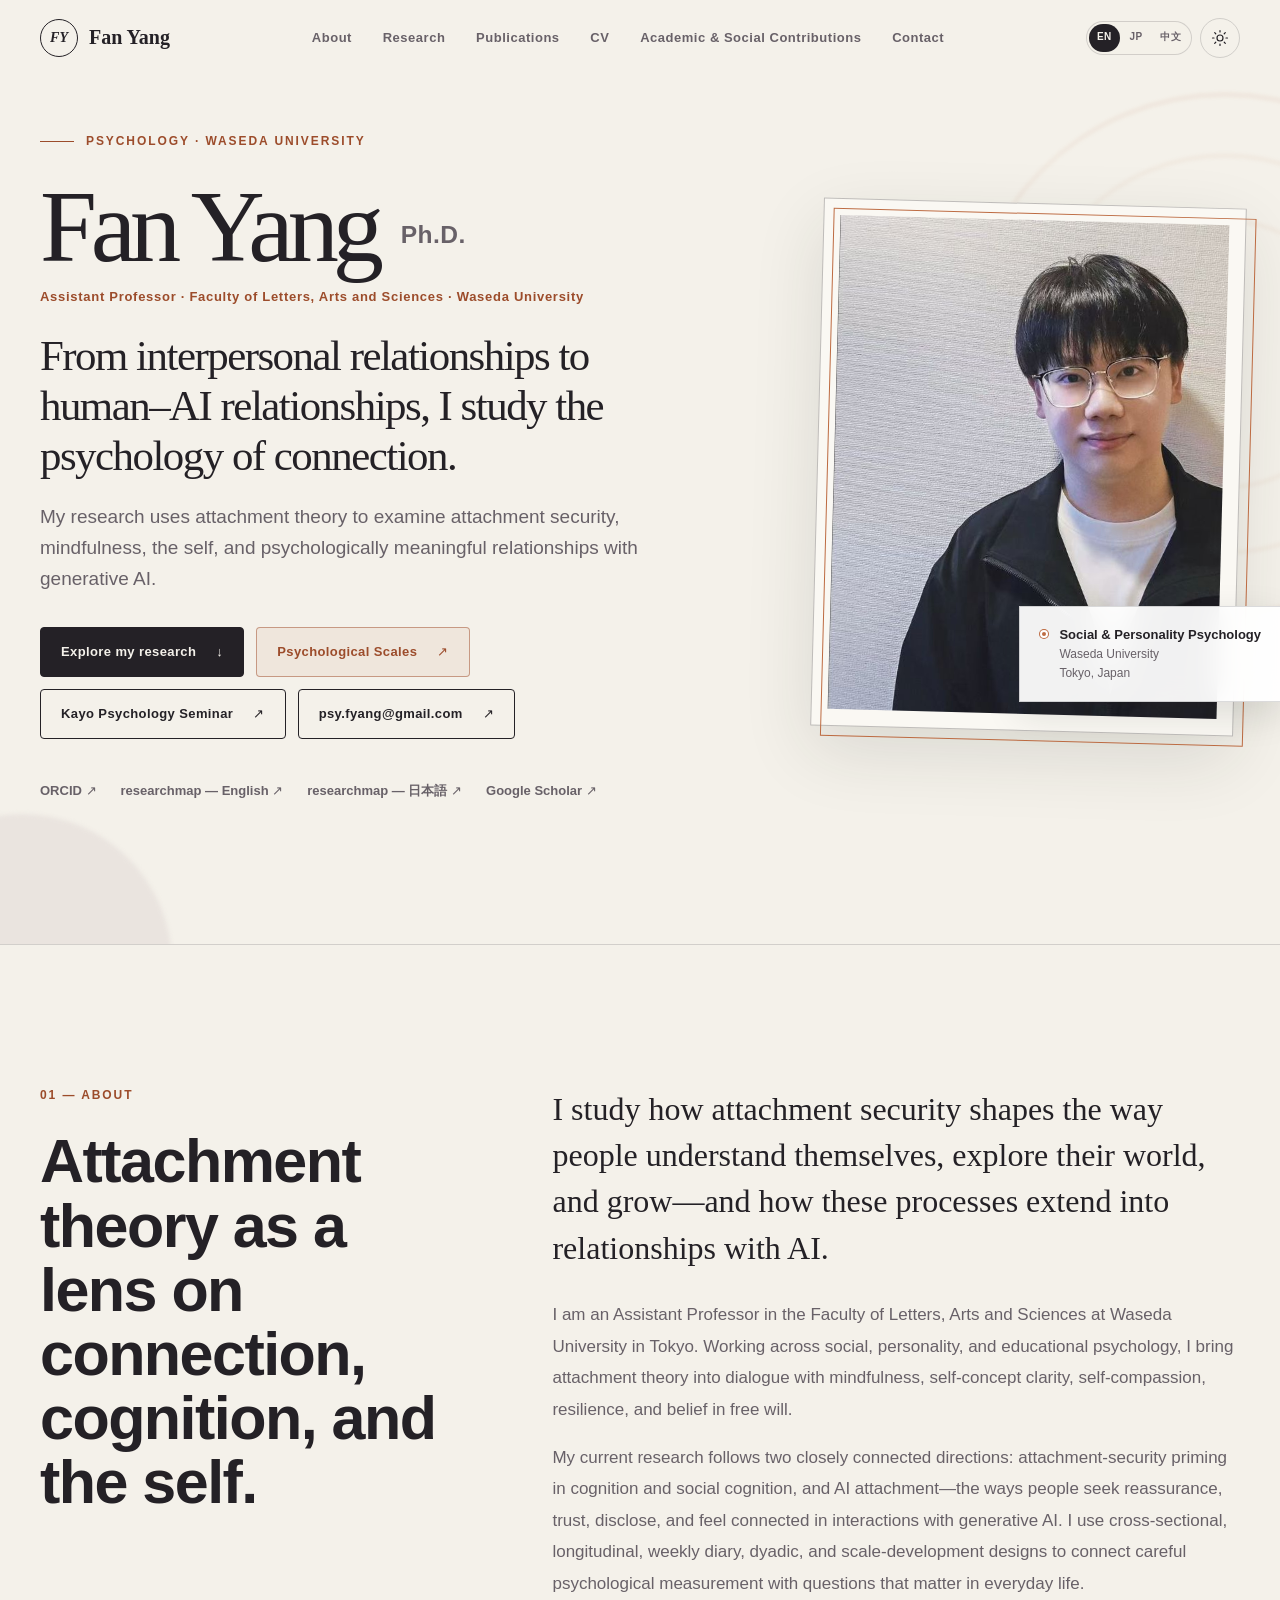
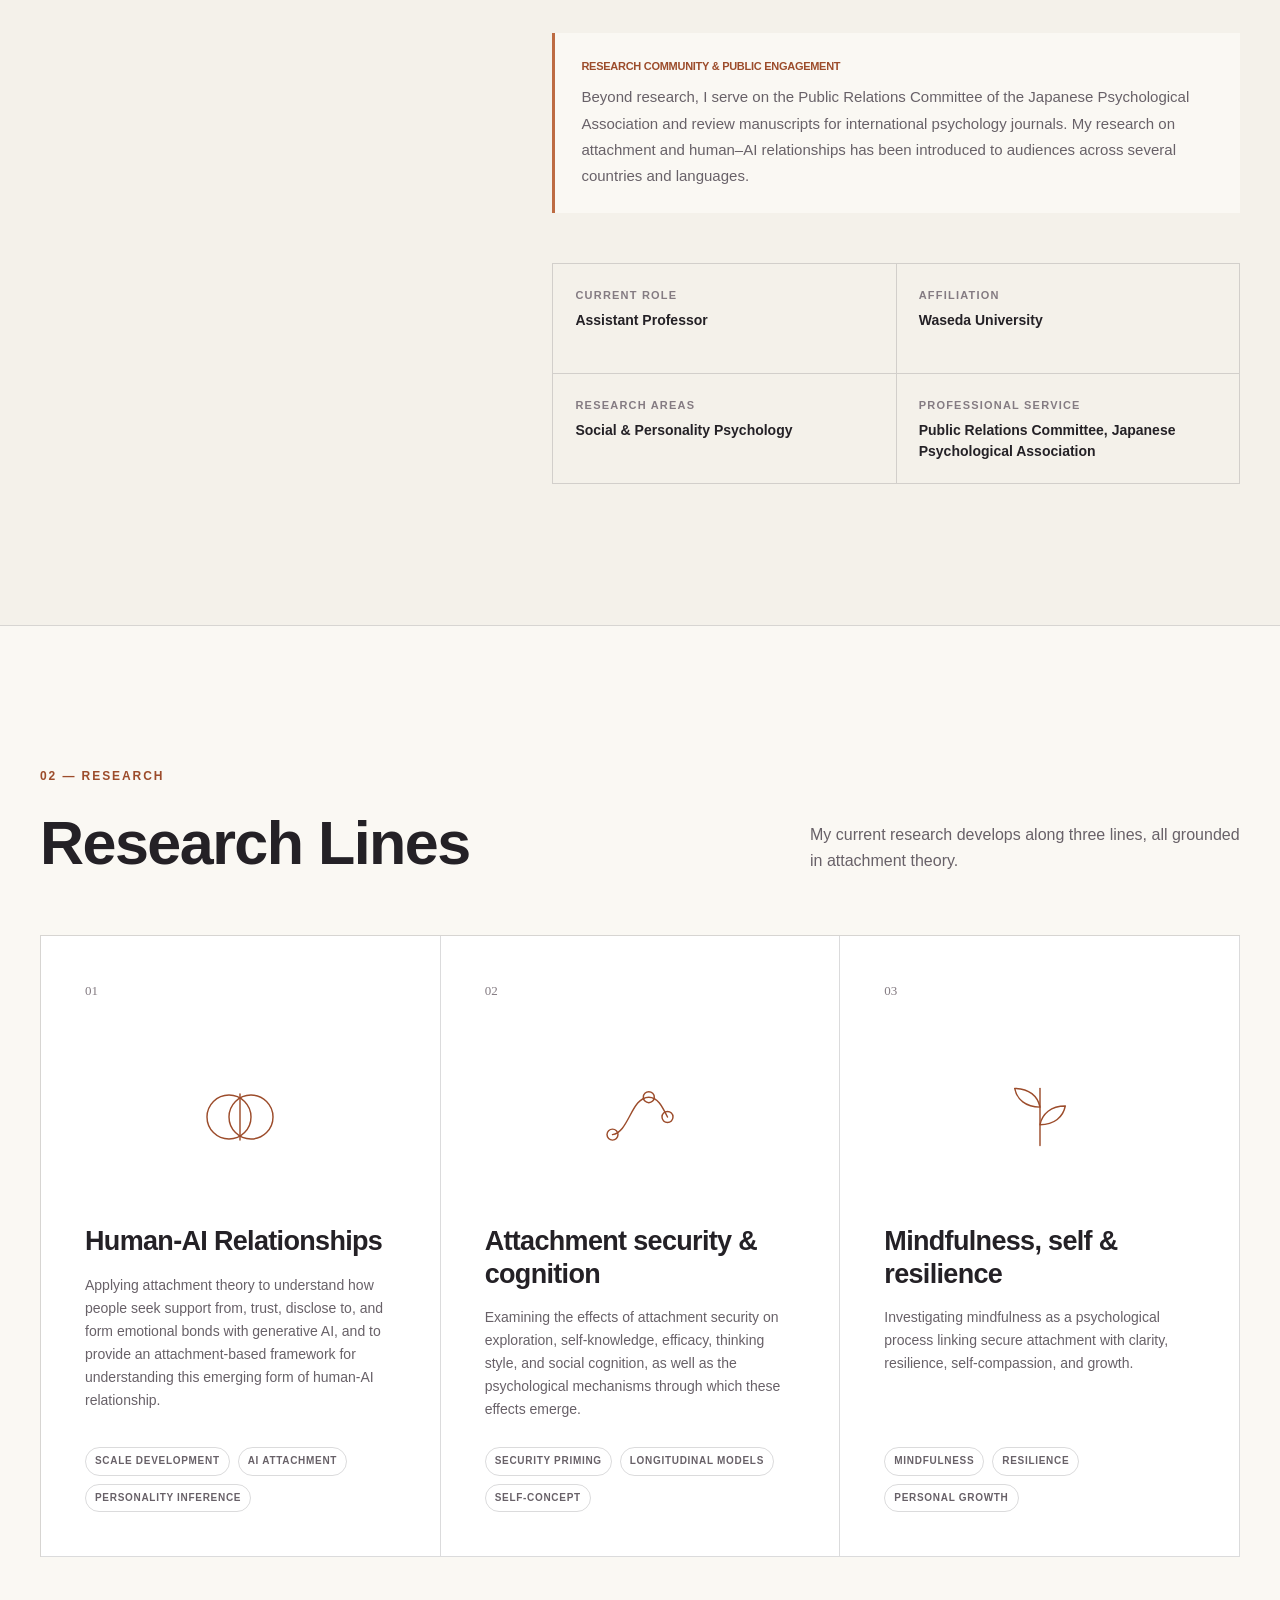
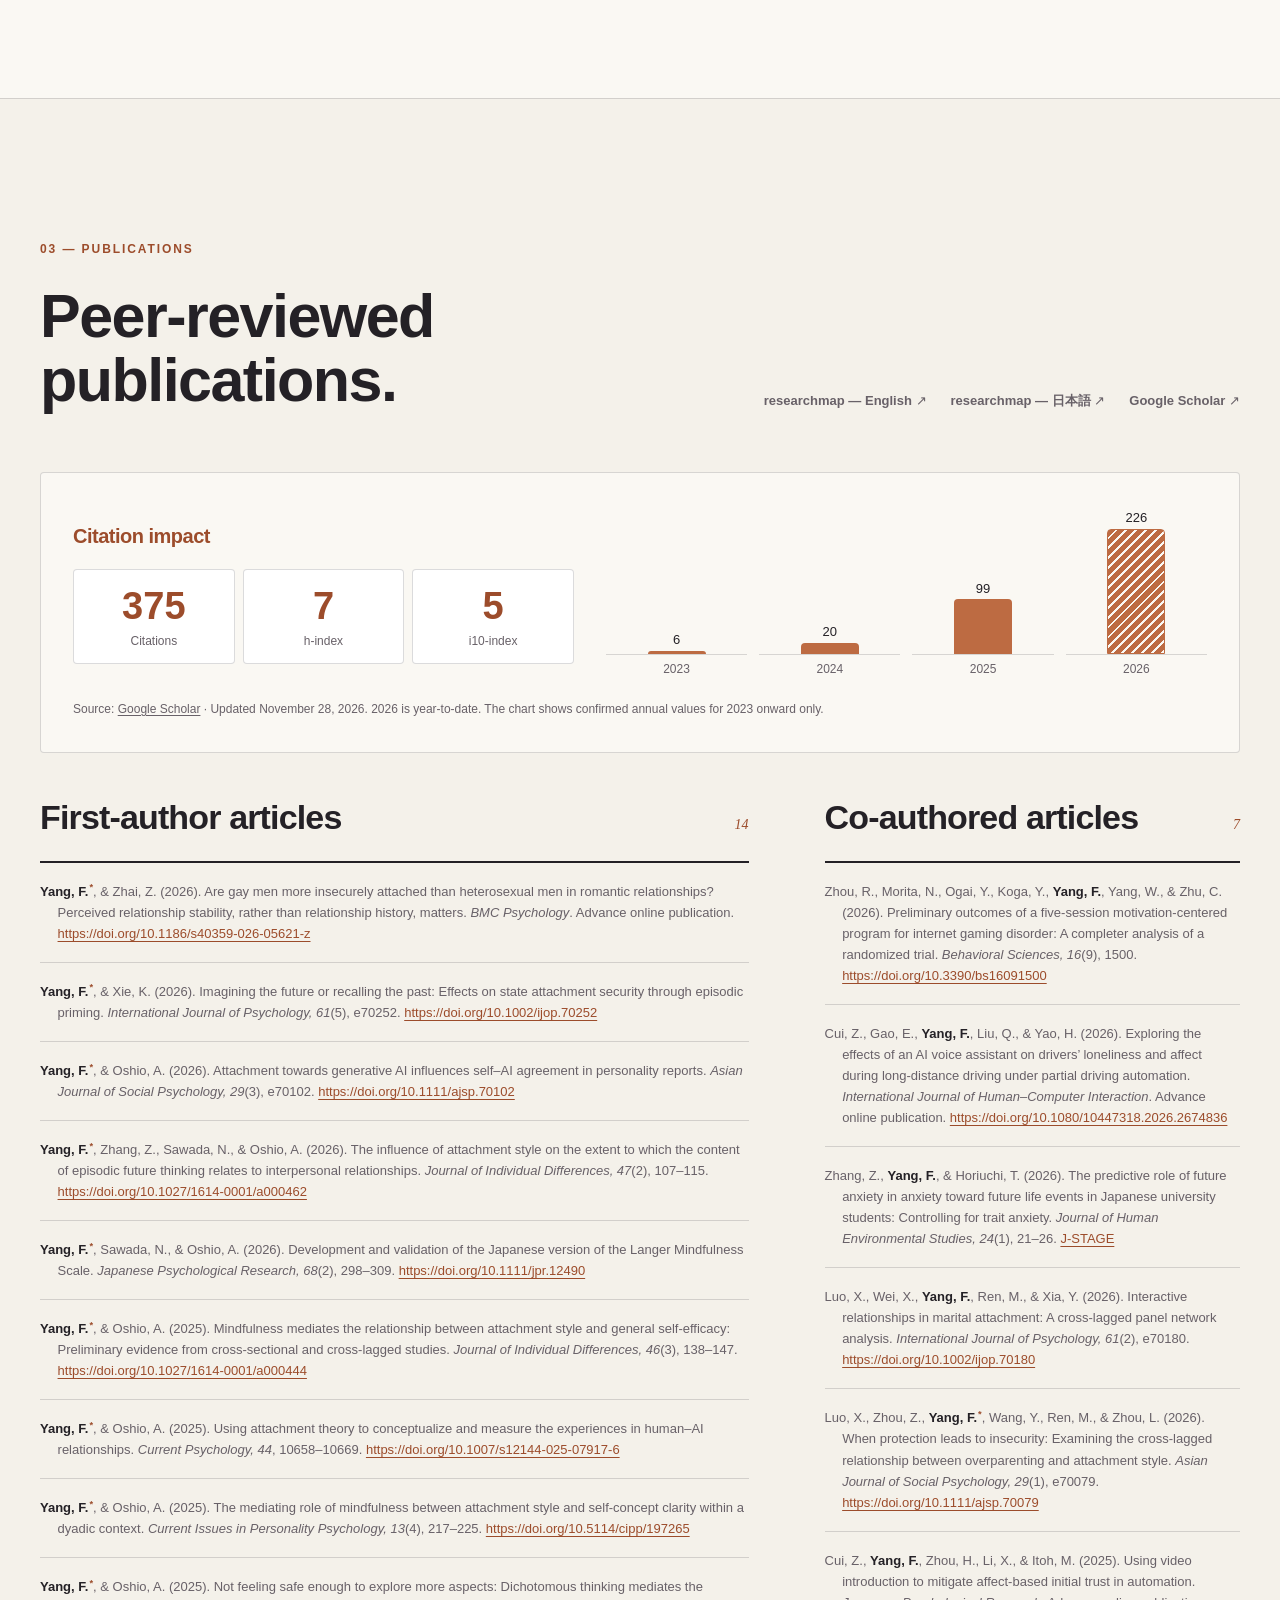
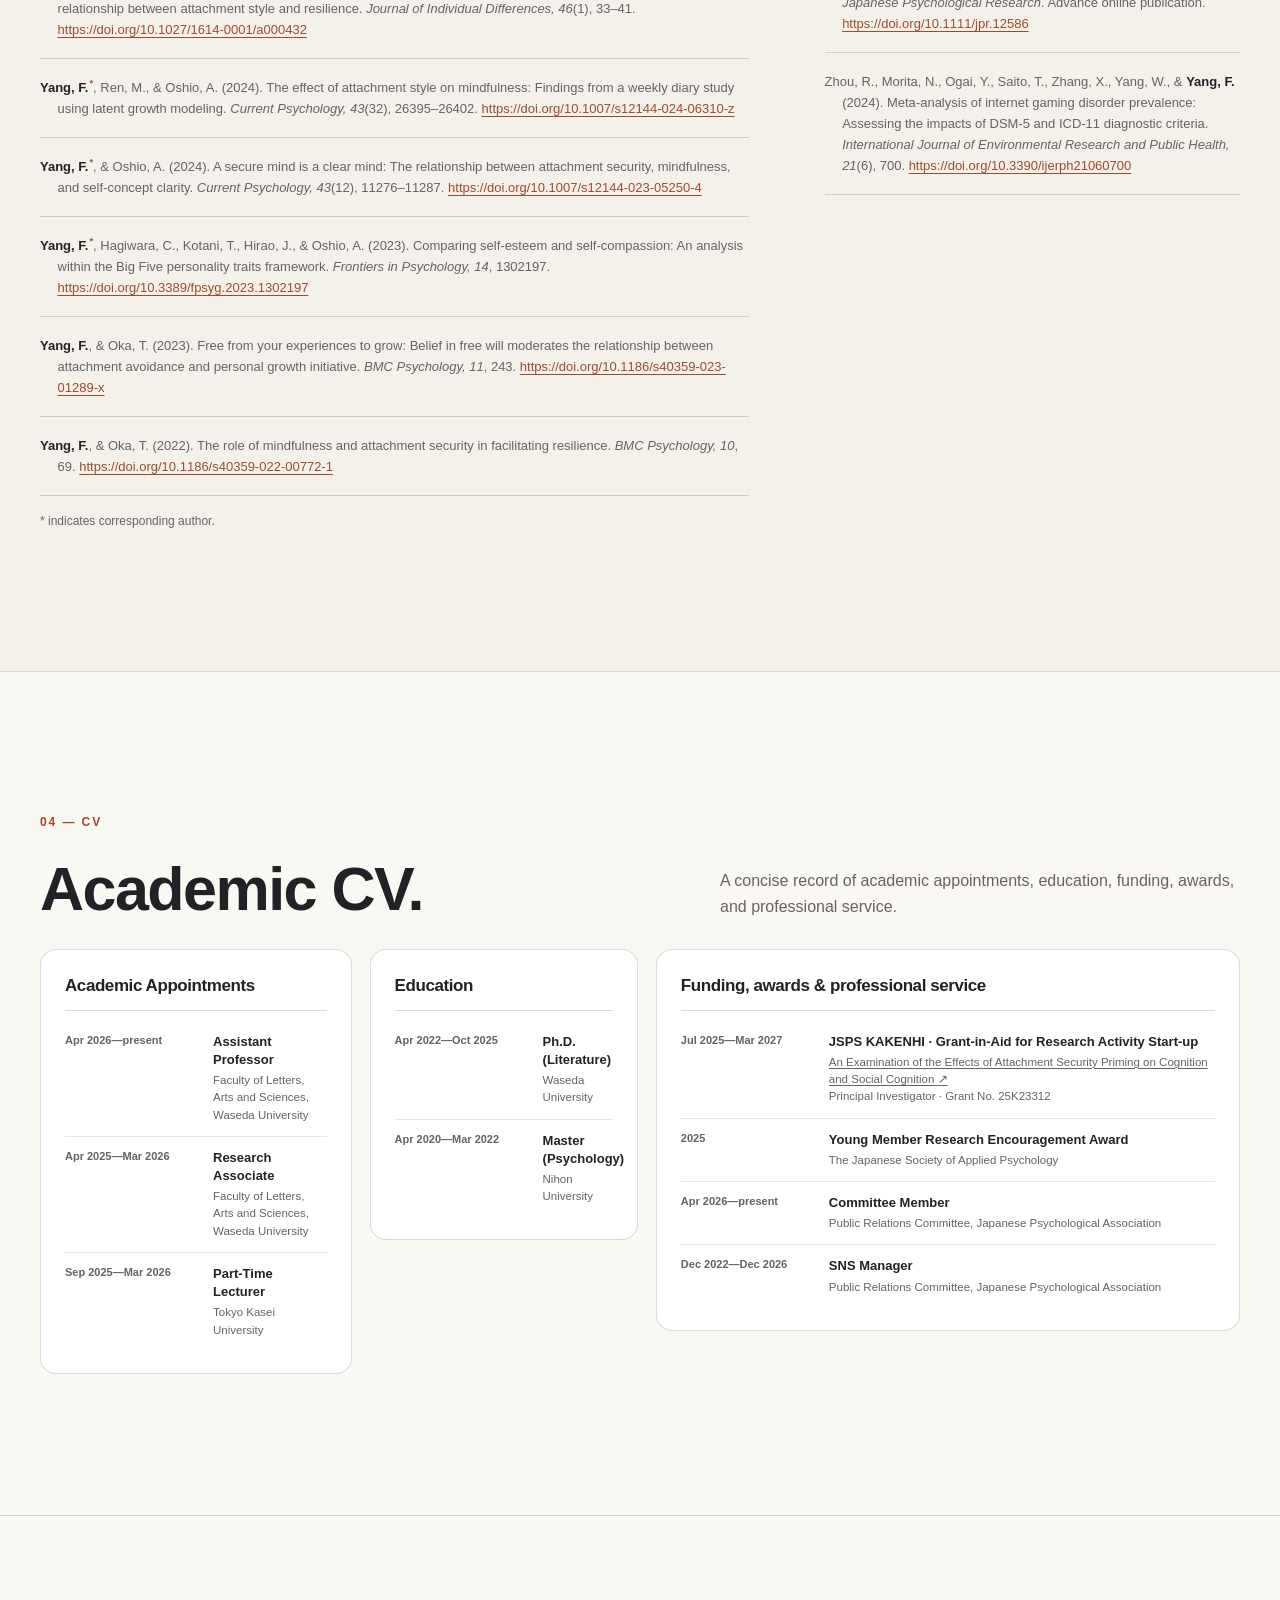
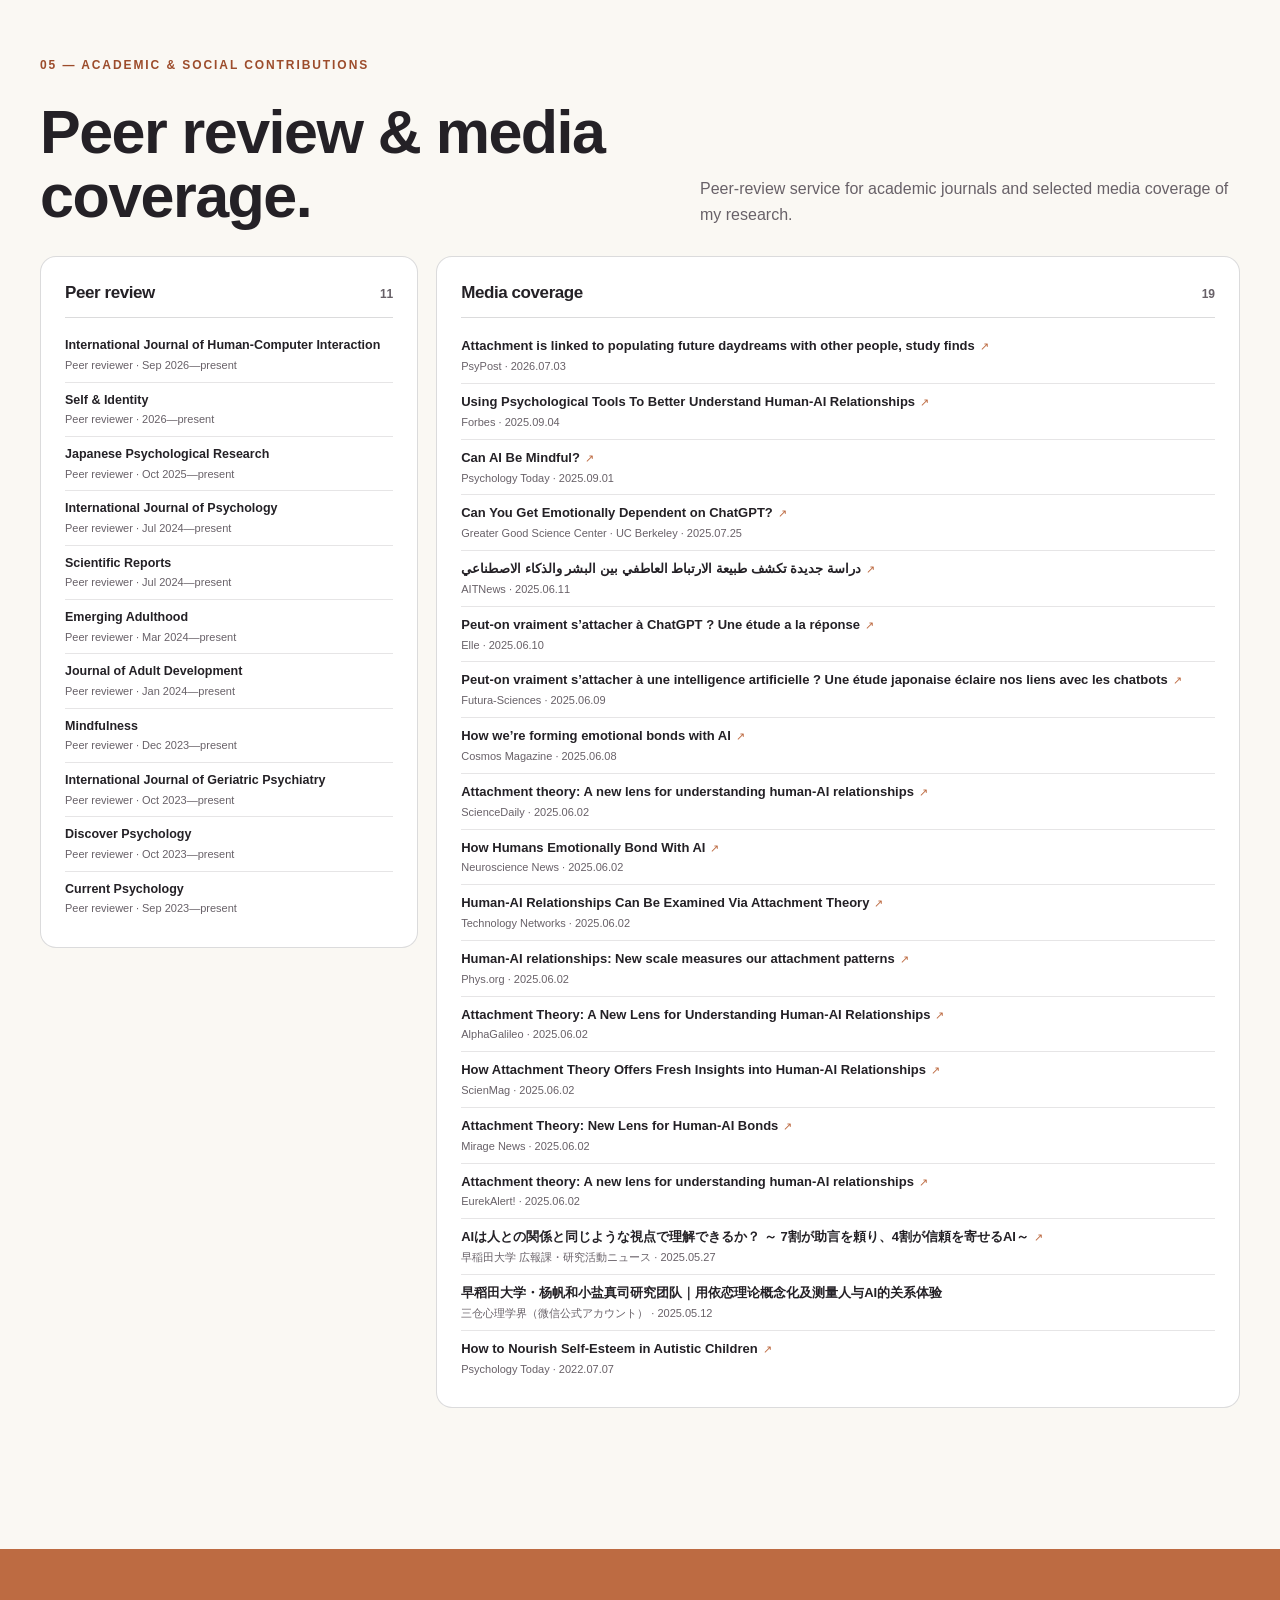
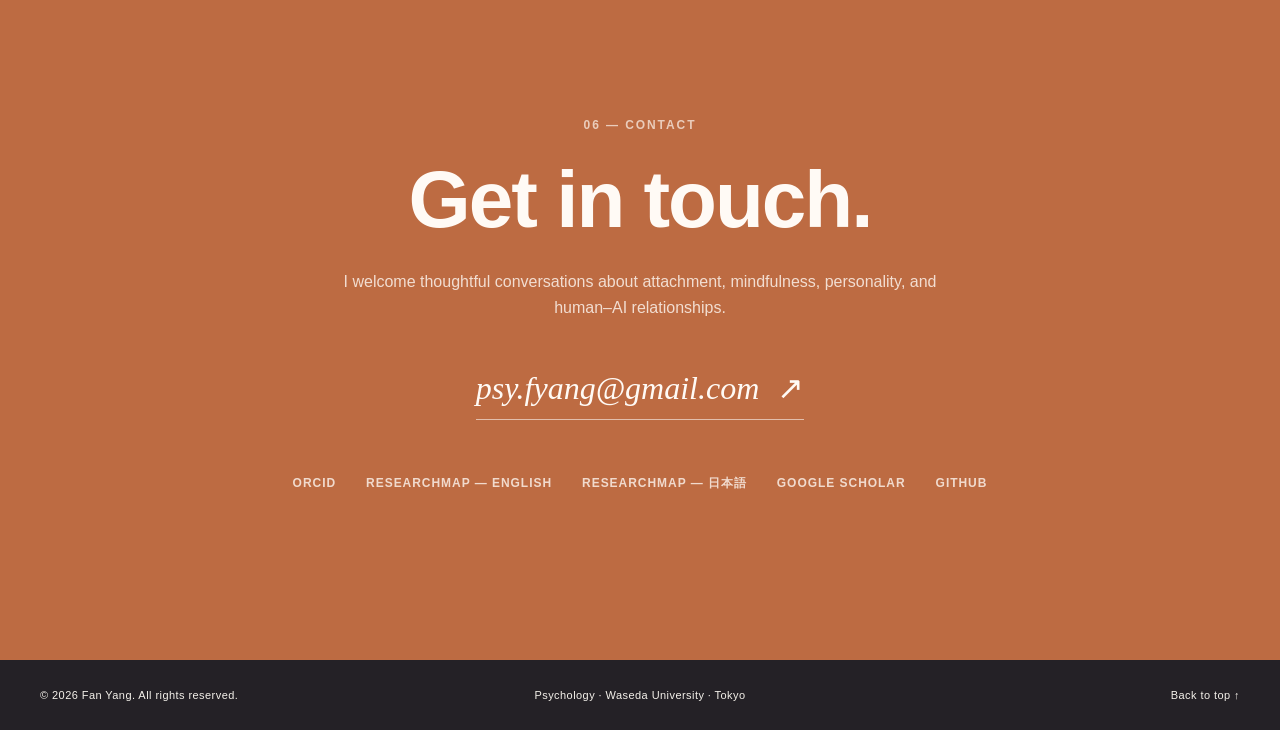
<file: index.html>
<!doctype html>
<html lang="en" data-theme="light">
  <head>
    <meta charset="utf-8">
    <meta name="viewport" content="width=device-width, initial-scale=1">
    <meta name="theme-color" content="#f4f1ea">
    <meta name="description" content="Fan Yang, Ph.D., is an assistant professor of psychology at Waseda University studying attachment, mindfulness, and human–AI relationships.">
    <meta name="author" content="Fan Yang">
    <meta property="og:type" content="website">
    <meta property="og:url" content="https://fanyang-psy.github.io/">
    <meta property="og:title" content="Fan Yang | Social Psychologist">
    <meta property="og:description" content="Research on attachment, mindfulness, self and resilience, and human–AI relationships.">
    <meta property="og:image" content="https://fanyang-psy.github.io/assets/fan-yang-official.png">
    <meta name="twitter:card" content="summary">
    <link rel="canonical" href="https://fanyang-psy.github.io/">
    <link rel="alternate" hreflang="en" href="https://fanyang-psy.github.io/">
    <link rel="alternate" hreflang="ja" href="https://fanyang-psy.github.io/ja.html">
    <link rel="icon" href="https://github.com/fanyang-psy.png" type="image/png">
    <link rel="stylesheet" href="styles.css?v=20260915-1">
    <style>
      .research-section {
        background: var(--surface);
        color: var(--text);
      }
      .research-section .research-card {
        background: var(--surface-strong);
      }
      .hero h1.hero-name {
        max-width: 720px;
        margin-bottom: 12px;
        font-size: clamp(64px, 8vw, 112px);
        letter-spacing: -0.06em;
        line-height: 0.92;
      }
      .hero-role {
        margin: 0 0 24px;
        color: var(--accent-deep);
        font-size: 13px;
        font-weight: 750;
        letter-spacing: 0.055em;
      }
      .hero-tagline {
        max-width: 700px;
        margin: 0 0 20px;
        font-family: var(--display);
        font-size: clamp(28px, 3.35vw, 43px);
        font-weight: 500;
        letter-spacing: -0.035em;
        line-height: 1.16;
      }
      .hero .hero-intro {
        max-width: 620px;
        margin-bottom: 32px;
        font-size: clamp(16px, 1.65vw, 19px);
      }
      .menu-toggle {
        gap: 4px;
      }
      .menu-toggle span,
      .menu-toggle span + span {
        width: 18px;
        height: 1.5px;
        margin-top: 0;
        border-radius: 999px;
        transition: transform 180ms ease, opacity 180ms ease;
      }
      .menu-toggle[aria-expanded="true"] span:first-child {
        transform: translateY(5.5px) rotate(45deg);
      }
      .menu-toggle[aria-expanded="true"] span:nth-child(2) {
        opacity: 0;
        transform: scaleX(0.25);
      }
      .menu-toggle[aria-expanded="true"] span:last-child {
        transform: translateY(-5.5px) rotate(-45deg);
      }
      @media (max-width: 680px) {
        .hero h1.hero-name {
          font-size: clamp(58px, 20vw, 86px);
        }
        .hero-tagline {
          font-size: clamp(27px, 9vw, 38px);
        }
      }
    </style>
    <title>Fan Yang | Social Psychologist</title>
    <script type="application/ld+json">
      {
        "@context": "https://schema.org",
        "@type": "Person",
        "name": "Fan Yang",
        "alternateName": "楊帆",
        "honorificSuffix": "Ph.D.",
        "url": "https://fanyang-psy.github.io/",
        "image": "https://fanyang-psy.github.io/assets/fan-yang-official.png",
        "jobTitle": "Assistant Professor",
        "worksFor": {
          "@type": "CollegeOrUniversity",
          "name": "Waseda University",
          "url": "https://www.waseda.jp/"
        },
        "email": "mailto:psy.fyang@gmail.com",
        "sameAs": [
          "https://orcid.org/0000-0002-7961-3111",
          "https://researchmap.jp/fan.yang?lang=en",
          "https://researchmap.jp/fan.yang?lang=ja",
          "https://scholar.google.com/citations?user=OyVh94cAAAAJ&hl=ja&oi=sra",
          "https://github.com/fanyang-psy"
        ],
        "knowsAbout": [
          "Attachment theory",
          "Human–AI relationships",
          "Mindfulness",
          "Self-concept clarity",
          "Resilience"
        ]
      }
    </script>
    <script src="/visitor-stats.js" defer></script>
<style>.citation-panel{margin:0 0 36px;padding:clamp(18px,3vw,32px);border:1px solid var(--line);border-radius:var(--radius);background:var(--surface);display:grid;grid-template-columns:minmax(0,1fr) minmax(0,1.2fr);gap:20px 32px;align-items:center}.citation-panel h3{font-size:20px;color:var(--accent-deep);margin:0 0 16px}.citation-metrics{display:grid;grid-template-columns:repeat(3,minmax(0,1fr));gap:8px;margin:0}.citation-metrics div{background:var(--surface-strong);border:1px solid var(--line);border-radius:var(--radius);padding:12px 4px;text-align:center}.citation-metrics dt{font-size:12px;color:var(--muted)}.citation-metrics dd{margin:0;color:var(--accent-deep);font-size:clamp(24px,4vw,38px);font-weight:700;font-variant-numeric:tabular-nums;line-height:1.3}.citation-chart{display:grid;grid-template-columns:repeat(4,minmax(0,1fr));gap:12px;align-items:end;margin:0;padding:0;list-style:none}.citation-chart li{display:grid;grid-template-rows:150px auto;gap:5px;text-align:center;font-size:12px;color:var(--muted)}.citation-bar-track{display:flex;flex-direction:column;justify-content:flex-end;align-items:center;border-bottom:1px solid var(--line)}.citation-bar-value{font-size:13px;color:var(--text);font-variant-numeric:tabular-nums}.citation-bar{width:min(70%,58px);height:var(--bar-height);background:var(--accent);border-radius:var(--radius) var(--radius) 0 0}.citation-bar-current{background:repeating-linear-gradient(135deg,var(--accent) 0 5px,var(--surface) 5px 7px);border:1px solid var(--accent)}.citation-source{grid-column:1/-1;margin:0;font-size:12px;color:var(--muted)}@media(max-width:680px){.citation-panel{grid-template-columns:minmax(0,1fr)}.citation-chart{gap:8px}}</style>
</head>
  <body>
    <a class="skip-link" href="#main">Skip to content</a>

    <header class="site-header" data-header>
      <div class="container nav-wrap">
        <a class="brand" href="#home" aria-label="Fan Yang — home">
          <span class="brand-mark" aria-hidden="true">FY</span>
          <span class="brand-name">Fan Yang</span>
        </a>

        <nav class="primary-nav" id="primary-navigation" aria-label="Primary navigation" data-nav>
          <a href="#about">About</a>
          <a href="#research">Research</a>
          <a href="#publications">Publications</a>
          <a href="#cv">CV</a>
          <a href="#contact">Contact</a>
        </nav>

        <div class="nav-actions">
          <a class="language-link" href="ja.html" lang="ja" hreflang="ja" aria-label="日本語版を開く">JP</a>
          <button class="icon-button theme-toggle" type="button" aria-label="Switch to dark theme" data-theme-toggle>
            <svg class="sun-icon" aria-hidden="true" viewBox="0 0 24 24"><circle cx="12" cy="12" r="4"></circle><path d="M12 2v2M12 20v2M4.93 4.93l1.42 1.42M17.66 17.66l1.41 1.41M2 12h2M20 12h2M4.93 19.07l1.42-1.42M17.66 6.34l1.41-1.41"></path></svg>
            <svg class="moon-icon" aria-hidden="true" viewBox="0 0 24 24"><path d="M21 12.79A9 9 0 1 1 11.21 3 7 7 0 0 0 21 12.79Z"></path></svg>
          </button>
          <button class="icon-button menu-toggle" type="button" aria-expanded="false" aria-controls="primary-navigation" aria-label="Open menu" data-menu-toggle>
            <span></span><span></span><span></span>
          </button>
        </div>
      </div>
    </header>

    <main id="main">
      <section class="hero section" id="home" aria-labelledby="hero-title">
        <div class="hero-orb hero-orb-one" aria-hidden="true"></div>
        <div class="hero-orb hero-orb-two" aria-hidden="true"></div>
        <div class="container hero-grid">
          <div class="hero-copy">
            <p class="eyebrow"><span></span> Psychology · Waseda University</p>
            <h1 id="hero-title" class="hero-name">Fan Yang</h1>
            <p class="hero-role">Assistant Professor · Faculty of Letters, Arts and Sciences · Waseda University</p>
            <p class="hero-tagline">From interpersonal relationships to human–AI relationships, I study the psychology of connection.</p>
            <p class="hero-intro">My research uses attachment theory to examine attachment security, mindfulness, the self, and psychologically meaningful relationships with generative AI.</p>
            <div class="hero-actions">
              <a class="button button-primary" href="#research">Explore my research <span aria-hidden="true">↓</span></a>
              <a class="button button-secondary" href="mailto:psy.fyang@gmail.com">psy.fyang@gmail.com <span aria-hidden="true">↗</span></a>
            </div>
            <ul class="profile-links" aria-label="Research profiles">
              <li><a href="https://orcid.org/0000-0002-7961-3111" target="_blank" rel="me noopener">ORCID <span aria-hidden="true">↗</span></a></li>
              <li><a href="https://researchmap.jp/fan.yang?lang=en" target="_blank" rel="me noopener">researchmap — English <span aria-hidden="true">↗</span></a></li>
              <li><a href="https://researchmap.jp/fan.yang?lang=ja" target="_blank" rel="me noopener">researchmap — 日本語 <span aria-hidden="true">↗</span></a></li>
              <li><a href="https://scholar.google.com/citations?user=OyVh94cAAAAJ&amp;hl=ja&amp;oi=sra" target="_blank" rel="noopener">Google Scholar <span aria-hidden="true">↗</span></a></li>
            </ul>
          </div>

          <div class="portrait-wrap" aria-label="Portrait of Fan Yang">
            <div class="portrait-frame">
              <img src="assets/fan-yang-official.png" width="1280" height="720" alt="Portrait of Fan Yang" fetchpriority="high">
            </div>
            <div class="portrait-note">
              <span class="status-dot" aria-hidden="true"></span>
              <p><strong>Social &amp; Personality Psychology</strong><br>Waseda University<br>Tokyo, Japan</p>
            </div>
          </div>
        </div>
      </section>

      <section class="section section-rule" id="about" aria-labelledby="about-title">
        <div class="container section-grid">
          <div class="section-heading">
            <p class="section-index">01 — About</p>
            <h2 id="about-title">Attachment theory as a lens on connection, cognition, and the self.</h2>
          </div>
          <div class="prose about-copy">
            <p class="lead">I study how attachment security shapes the way people understand themselves, explore their world, and grow—and how these processes extend into relationships with AI.</p>
            <p>I am an Assistant Professor in the Faculty of Letters, Arts and Sciences at Waseda University in Tokyo. Working across social, personality, and educational psychology, I bring attachment theory into dialogue with mindfulness, self-concept clarity, self-compassion, resilience, and belief in free will.</p>
            <p>My current research follows two closely connected directions: attachment-security priming in cognition and social cognition, and AI attachment—the ways people seek reassurance, trust, disclose, and feel connected in interactions with generative AI. I use cross-sectional, longitudinal, weekly diary, dyadic, and scale-development designs to connect careful psychological measurement with questions that matter in everyday life.</p>
            <aside class="bio-service" aria-labelledby="community-title">
              <h3 id="community-title">Research community &amp; public engagement</h3>
              <p>Beyond research, I serve on the Public Relations Committee of the Japanese Psychological Association and review manuscripts for international psychology journals. My research on attachment and human–AI relationships has been introduced to audiences across several countries and languages.</p>
            </aside>
            <div class="fact-grid" aria-label="Profile facts">
              <div><span>Current role</span><strong>Assistant Professor</strong></div>
              <div><span>Affiliation</span><strong>Waseda University</strong></div>
              <div><span>Research areas</span><strong>Social &amp; personality psychology</strong></div>
              <div><span>Professional service</span><strong>JPA Public Relations Committee</strong></div>
            </div>
          </div>
        </div>
      </section>

      <section class="section research-section" id="research" aria-labelledby="research-title">
        <div class="container">
          <div class="section-heading heading-row">
            <div>
              <p class="section-index">02 — Research</p>
              <h2 id="research-title">Three connected lines of inquiry.</h2>
            </div>
            <p>From established close relationships to emerging relationships with intelligent systems.</p>
          </div>

          <div class="research-grid">
            <article class="research-card">
              <span class="card-number">01</span>
              <div class="card-symbol" aria-hidden="true">
                <svg viewBox="0 0 80 80"><circle cx="30" cy="40" r="20"></circle><circle cx="50" cy="40" r="20"></circle><path d="M40 19v42"></path></svg>
              </div>
              <h3>Human–AI attachment</h3>
              <p>Applying attachment theory to understand how people seek support from, trust, disclose to, and form emotional bonds with generative AI.</p>
              <ul class="tag-list" aria-label="Human–AI attachment topics">
                <li>Scale development</li><li>AI attachment</li><li>Personality inference</li>
              </ul>
            </article>

            <article class="research-card">
              <span class="card-number">02</span>
              <div class="card-symbol" aria-hidden="true">
                <svg viewBox="0 0 80 80"><path d="M15 56c15-2 17-34 33-34 8 0 12 8 17 18"></path><circle cx="15" cy="56" r="5"></circle><circle cx="48" cy="22" r="5"></circle><circle cx="65" cy="40" r="5"></circle></svg>
              </div>
              <h3>Attachment security &amp; cognition</h3>
              <p>Examining how attachment security relates to exploration, self-knowledge, efficacy, thinking style, and social cognition over time.</p>
              <ul class="tag-list" aria-label="Attachment and cognition topics">
                <li>Security priming</li><li>Longitudinal models</li><li>Self-concept</li>
              </ul>
            </article>

            <article class="research-card">
              <span class="card-number">03</span>
              <div class="card-symbol" aria-hidden="true">
                <svg viewBox="0 0 80 80"><path d="M40 66c0-22 0-36 0-52"></path><path d="M40 31c-13 0-21-7-23-17 13 0 21 7 23 17ZM40 47c13 0 21-7 23-17-13 0-21 7-23 17Z"></path></svg>
              </div>
              <h3>Mindfulness, self &amp; resilience</h3>
              <p>Investigating mindfulness as a psychological process linking secure attachment with clarity, resilience, self-compassion, and growth.</p>
              <ul class="tag-list" aria-label="Mindfulness research topics">
                <li>Mindfulness</li><li>Resilience</li><li>Personal growth</li>
              </ul>
            </article>
          </div>
        </div>
      </section>

      <section class="section section-rule" id="publications" aria-labelledby="publications-title">
        <div class="container">
          <div class="section-heading heading-row publication-heading">
            <div>
              <p class="section-index">03 — Publications</p>
              <h2 id="publications-title">Peer-reviewed publications.</h2>
            </div>
            <div class="record-links" aria-label="Complete research records">
              <a class="text-link" href="https://researchmap.jp/fan.yang?lang=en" target="_blank" rel="noopener">researchmap — English <span aria-hidden="true">↗</span></a>
              <a class="text-link" href="https://researchmap.jp/fan.yang?lang=ja" target="_blank" rel="noopener">researchmap — 日本語 <span aria-hidden="true">↗</span></a>
              <a class="text-link" href="https://scholar.google.com/citations?user=OyVh94cAAAAJ&amp;hl=ja&amp;oi=sra" target="_blank" rel="noopener">Google Scholar <span aria-hidden="true">↗</span></a>
            </div>
          </div>

          <section class="citation-panel" aria-labelledby="citation-title">
            <div><h3 id="citation-title">Citation impact</h3>
            <dl class="citation-metrics"><div><dd>375</dd><dt>Citations</dt></div><div><dd>7</dd><dt>h-index</dt></div><div><dd>5</dd><dt>i10-index</dt></div></dl></div>
            <ul class="citation-chart" aria-label="Annual citations"><li><div class="citation-bar-track"><span class="citation-bar-value">6</span><span aria-hidden="true" class="citation-bar" style="--bar-height:3.32px"></span></div><span>2023</span></li><li><div class="citation-bar-track"><span class="citation-bar-value">20</span><span aria-hidden="true" class="citation-bar" style="--bar-height:11.06px"></span></div><span>2024</span></li><li><div class="citation-bar-track"><span class="citation-bar-value">99</span><span aria-hidden="true" class="citation-bar" style="--bar-height:54.76px"></span></div><span>2025</span></li><li><div class="citation-bar-track"><span class="citation-bar-value">226</span><span aria-hidden="true" class="citation-bar citation-bar-current" style="--bar-height:125.00px"></span></div><span>2026</span></li></ul>
            <p class="citation-source">Source: <a href="https://scholar.google.com/citations?user=OyVh94cAAAAJ" target="_blank" rel="noopener">Google Scholar</a> · Updated November 28, 2026. 2026 is year-to-date. The chart shows confirmed annual values for 2023 onward only.</p>
          </section>
          <div class="publication-columns">
            <section class="publication-group" aria-labelledby="first-author-title">
              <div class="publication-group-heading">
                <h3 id="first-author-title">First-author articles</h3>
                <span>14</span>
              </div>
              <ol class="compact-publication-list">
                <li><p><strong>Yang, F.</strong><sup class="corresponding-author-mark">*</sup>, &amp; Zhai, Z. (2026). Are gay men more insecurely attached than heterosexual men in romantic relationships? Perceived relationship stability, rather than relationship history, matters. <em>BMC Psychology</em>. Advance online publication. <a href="https://doi.org/10.1186/s40359-026-05621-z" target="_blank" rel="noopener">https://doi.org/10.1186/s40359-026-05621-z</a></p></li>
                <li><p><strong>Yang, F.</strong>, &amp; Xie, K. (2026). Imagining the future or recalling the past: Effects on state attachment security through episodic priming. <em>International Journal of Psychology, 61</em>(5), e70252. <a href="https://doi.org/10.1002/ijop.70252" target="_blank" rel="noopener">https://doi.org/10.1002/ijop.70252</a></p></li>
                <li><p><strong>Yang, F.</strong>, &amp; Oshio, A. (2026). Attachment towards generative AI influences self–AI agreement in personality reports. <em>Asian Journal of Social Psychology, 29</em>(3), e70102. <a href="https://doi.org/10.1111/ajsp.70102" target="_blank" rel="noopener">https://doi.org/10.1111/ajsp.70102</a></p></li>
                <li><p><strong>Yang, F.</strong>, Zhang, Z., Sawada, N., &amp; Oshio, A. (2026). The influence of attachment style on the extent to which the content of episodic future thinking relates to interpersonal relationships. <em>Journal of Individual Differences, 47</em>(2), 107–115. <a href="https://doi.org/10.1027/1614-0001/a000462" target="_blank" rel="noopener">https://doi.org/10.1027/1614-0001/a000462</a></p></li>
                <li><p><strong>Yang, F.</strong>, Sawada, N., &amp; Oshio, A. (2026). Development and validation of the Japanese version of the Langer Mindfulness Scale. <em>Japanese Psychological Research, 68</em>(2), 298–309. <a href="https://doi.org/10.1111/jpr.12490" target="_blank" rel="noopener">https://doi.org/10.1111/jpr.12490</a></p></li>
                <li><p><strong>Yang, F.</strong>, &amp; Oshio, A. (2025). Mindfulness mediates the relationship between attachment style and general self-efficacy: Preliminary evidence from cross-sectional and cross-lagged studies. <em>Journal of Individual Differences, 46</em>(3), 138–147. <a href="https://doi.org/10.1027/1614-0001/a000444" target="_blank" rel="noopener">https://doi.org/10.1027/1614-0001/a000444</a></p></li>
                <li><p><strong>Yang, F.</strong>, &amp; Oshio, A. (2025). Using attachment theory to conceptualize and measure the experiences in human–AI relationships. <em>Current Psychology, 44</em>, 10658–10669. <a href="https://doi.org/10.1007/s12144-025-07917-6" target="_blank" rel="noopener">https://doi.org/10.1007/s12144-025-07917-6</a></p></li>
                <li><p><strong>Yang, F.</strong>, &amp; Oshio, A. (2025). The mediating role of mindfulness between attachment style and self-concept clarity within a dyadic context. <em>Current Issues in Personality Psychology, 13</em>(4), 217–225. <a href="https://doi.org/10.5114/cipp/197265" target="_blank" rel="noopener">https://doi.org/10.5114/cipp/197265</a></p></li>
                <li><p><strong>Yang, F.</strong>, &amp; Oshio, A. (2025). Not feeling safe enough to explore more aspects: Dichotomous thinking mediates the relationship between attachment style and resilience. <em>Journal of Individual Differences, 46</em>(1), 33–41. <a href="https://doi.org/10.1027/1614-0001/a000432" target="_blank" rel="noopener">https://doi.org/10.1027/1614-0001/a000432</a></p></li>
                <li><p><strong>Yang, F.</strong>, Ren, M., &amp; Oshio, A. (2024). The effect of attachment style on mindfulness: Findings from a weekly diary study using latent growth modeling. <em>Current Psychology, 43</em>(32), 26395–26402. <a href="https://doi.org/10.1007/s12144-024-06310-z" target="_blank" rel="noopener">https://doi.org/10.1007/s12144-024-06310-z</a></p></li>
                <li><p><strong>Yang, F.</strong>, &amp; Oshio, A. (2024). A secure mind is a clear mind: The relationship between attachment security, mindfulness, and self-concept clarity. <em>Current Psychology, 43</em>(12), 11276–11287. <a href="https://doi.org/10.1007/s12144-023-05250-4" target="_blank" rel="noopener">https://doi.org/10.1007/s12144-023-05250-4</a></p></li>
                <li><p><strong>Yang, F.</strong>, Hagiwara, C., Kotani, T., Hirao, J., &amp; Oshio, A. (2023). Comparing self-esteem and self-compassion: An analysis within the Big Five personality traits framework. <em>Frontiers in Psychology, 14</em>, 1302197. <a href="https://doi.org/10.3389/fpsyg.2023.1302197" target="_blank" rel="noopener">https://doi.org/10.3389/fpsyg.2023.1302197</a></p></li>
                <li><p><strong>Yang, F.</strong>, &amp; Oka, T. (2023). Free from your experiences to grow: Belief in free will moderates the relationship between attachment avoidance and personal growth initiative. <em>BMC Psychology, 11</em>, 243. <a href="https://doi.org/10.1186/s40359-023-01289-x" target="_blank" rel="noopener">https://doi.org/10.1186/s40359-023-01289-x</a></p></li>
                <li><p><strong>Yang, F.</strong>, &amp; Oka, T. (2022). The role of mindfulness and attachment security in facilitating resilience. <em>BMC Psychology, 10</em>, 69. <a href="https://doi.org/10.1186/s40359-022-00772-1" target="_blank" rel="noopener">https://doi.org/10.1186/s40359-022-00772-1</a></p></li>
              </ol>
            </section>

            <section class="publication-group" aria-labelledby="coauthor-title">
              <div class="publication-group-heading">
                <h3 id="coauthor-title">Co-authored articles</h3>
                <span>7</span>
              </div>
              <ol class="compact-publication-list">
                <li><p>Zhou, R., Morita, N., Ogai, Y., Koga, Y., <strong>Yang, F.</strong>, Yang, W., &amp; Zhu, C. (2026). Preliminary outcomes of a five-session motivation-centered program for internet gaming disorder: A completer analysis of a randomized trial. <em>Behavioral Sciences, 16</em>(9), 1500. <a href="https://doi.org/10.3390/bs16091500" target="_blank" rel="noopener">https://doi.org/10.3390/bs16091500</a></p></li>
                <li><p>Cui, Z., Gao, E., <strong>Yang, F.</strong>, Liu, Q., &amp; Yao, H. (2026). Exploring the effects of an AI voice assistant on drivers’ loneliness and affect during long-distance driving under partial driving automation. <em>International Journal of Human–Computer Interaction</em>. Advance online publication. <a href="https://doi.org/10.1080/10447318.2026.2674836" target="_blank" rel="noopener">https://doi.org/10.1080/10447318.2026.2674836</a></p></li>
                <li><p>Zhang, Z., <strong>Yang, F.</strong>, &amp; Horiuchi, T. (2026). The predictive role of future anxiety in anxiety toward future life events in Japanese university students: Controlling for trait anxiety. <em>Journal of Human Environmental Studies, 24</em>(1), 21–26. <a href="https://www.jstage.jst.go.jp/article/shes/24/1/24_21/_article/-char/en" target="_blank" rel="noopener">J-STAGE</a></p></li>
                <li><p>Luo, X., Wei, X., <strong>Yang, F.</strong>, Ren, M., &amp; Xia, Y. (2026). Interactive relationships in marital attachment: A cross-lagged panel network analysis. <em>International Journal of Psychology, 61</em>(2), e70180. <a href="https://doi.org/10.1002/ijop.70180" target="_blank" rel="noopener">https://doi.org/10.1002/ijop.70180</a></p></li>
                <li><p>Luo, X., Zhou, Z., <strong>Yang, F.</strong>, Wang, Y., Ren, M., &amp; Zhou, L. (2026). When protection leads to insecurity: Examining the cross-lagged relationship between overparenting and attachment style. <em>Asian Journal of Social Psychology, 29</em>(1), e70079. <a href="https://doi.org/10.1111/ajsp.70079" target="_blank" rel="noopener">https://doi.org/10.1111/ajsp.70079</a></p></li>
                <li><p>Cui, Z., <strong>Yang, F.</strong>, Zhou, H., Li, X., &amp; Itoh, M. (2025). Using video introduction to mitigate affect-based initial trust in automation. <em>Japanese Psychological Research</em>. Advance online publication. <a href="https://doi.org/10.1111/jpr.12586" target="_blank" rel="noopener">https://doi.org/10.1111/jpr.12586</a></p></li>
                <li><p>Zhou, R., Morita, N., Ogai, Y., Saito, T., Zhang, X., Yang, W., &amp; <strong>Yang, F.</strong> (2024). Meta-analysis of internet gaming disorder prevalence: Assessing the impacts of DSM-5 and ICD-11 diagnostic criteria. <em>International Journal of Environmental Research and Public Health, 21</em>(6), 700. <a href="https://doi.org/10.3390/ijerph21060700" target="_blank" rel="noopener">https://doi.org/10.3390/ijerph21060700</a></p></li>
              </ol>
            </section>
          </div>
        </div>
      </section>

      <section class="section cv-section" id="cv" aria-labelledby="cv-title">
        <div class="container section-grid cv-grid">
          <div class="section-heading cv-heading">
            <p class="section-index">04 — Curriculum vitae</p>
            <h2 id="cv-title">Academic path &amp; service.</h2>
            <p>A concise overview. For the most current and complete record, see my researchmap profile in English.</p>
            <a class="button button-secondary" href="https://researchmap.jp/fan.yang?lang=en" target="_blank" rel="noopener">researchmap — English <span aria-hidden="true">↗</span></a>
          </div>

          <div class="timeline-wrap">
            <section class="timeline-group" aria-labelledby="appointments-title">
              <h3 id="appointments-title">Appointments</h3>
              <ol class="timeline">
                <li><span>Apr 2026—present</span><div><strong>Assistant Professor</strong><p>Faculty of Letters, Arts and Sciences, Waseda University</p></div></li>
                <li><span>Apr 2025—Mar 2026</span><div><strong>Research Associate</strong><p>Faculty of Letters, Arts and Sciences, Waseda University</p></div></li>
                <li><span>Sep 2025—Mar 2026</span><div><strong>Part-Time Lecturer</strong><p>Tokyo Kasei University</p></div></li>
              </ol>
            </section>

            <section class="timeline-group" aria-labelledby="education-title">
              <h3 id="education-title">Education</h3>
              <ol class="timeline">
                <li><span>Apr 2022—Oct 2025</span><div><strong>Ph.D. (Literature)</strong><p>Waseda University</p></div></li>
                <li><span>Apr 2020—Mar 2022</span><div><strong>Master (Psychology)</strong><p>Nihon University</p></div></li>
              </ol>
            </section>

            <section class="timeline-group" aria-labelledby="recognition-title">
              <h3 id="recognition-title">Funding, awards &amp; service</h3>
              <ol class="timeline">
                <li><span>2025—2027</span><div><strong>JSPS KAKENHI</strong><p>Grant-in-Aid for Research Activity Start-up</p></div></li>
                <li><span>2025</span><div><strong>Young Member Research Encouragement Award</strong><p>The Japanese Society of Applied Psychology</p></div></li>
                <li><span>2026—present</span><div><strong>Committee Member</strong><p>Public Relations Committee, Japanese Psychological Association</p></div></li>
                <li><span>2022—2026</span><div><strong>SNS Manager</strong><p>Committee on Public Information, Japanese Psychological Association</p></div></li>
              </ol>
            </section>
          </div>
        </div>
      </section>

      <section class="contact-section" id="contact" aria-labelledby="contact-title">
        <div class="container contact-inner">
          <p class="section-index">05 — Contact</p>
          <h2 id="contact-title">Get in touch.</h2>
          <p>I welcome thoughtful conversations about attachment, mindfulness, personality, and human–AI relationships.</p>
          <a class="contact-email" href="mailto:psy.fyang@gmail.com">psy.fyang@gmail.com <span aria-hidden="true">↗</span></a>
          <div class="contact-links" aria-label="Social and academic profiles">
            <a href="https://orcid.org/0000-0002-7961-3111" target="_blank" rel="me noopener">ORCID</a>
            <a href="https://researchmap.jp/fan.yang?lang=en" target="_blank" rel="me noopener">researchmap — English</a>
            <a href="https://researchmap.jp/fan.yang?lang=ja" target="_blank" rel="me noopener">researchmap — 日本語</a>
            <a href="https://scholar.google.com/citations?user=OyVh94cAAAAJ&amp;hl=ja&amp;oi=sra" target="_blank" rel="noopener">Google Scholar</a>
            <a href="https://github.com/fanyang-psy" target="_blank" rel="me noopener">GitHub</a>
          </div>
        </div>
      </section>
    </main>

    <footer class="site-footer">
      <div class="container footer-inner">
        <p>© <span data-year>2026</span> Fan Yang. All rights reserved.</p>
        <p>Psychology · Waseda University · Tokyo</p>
        <a href="#home">Back to top <span aria-hidden="true">↑</span></a>
      </div>
    </footer>

    <script src="script.js?v=20260915-1" defer></script>
  </body>
</html>
</file>
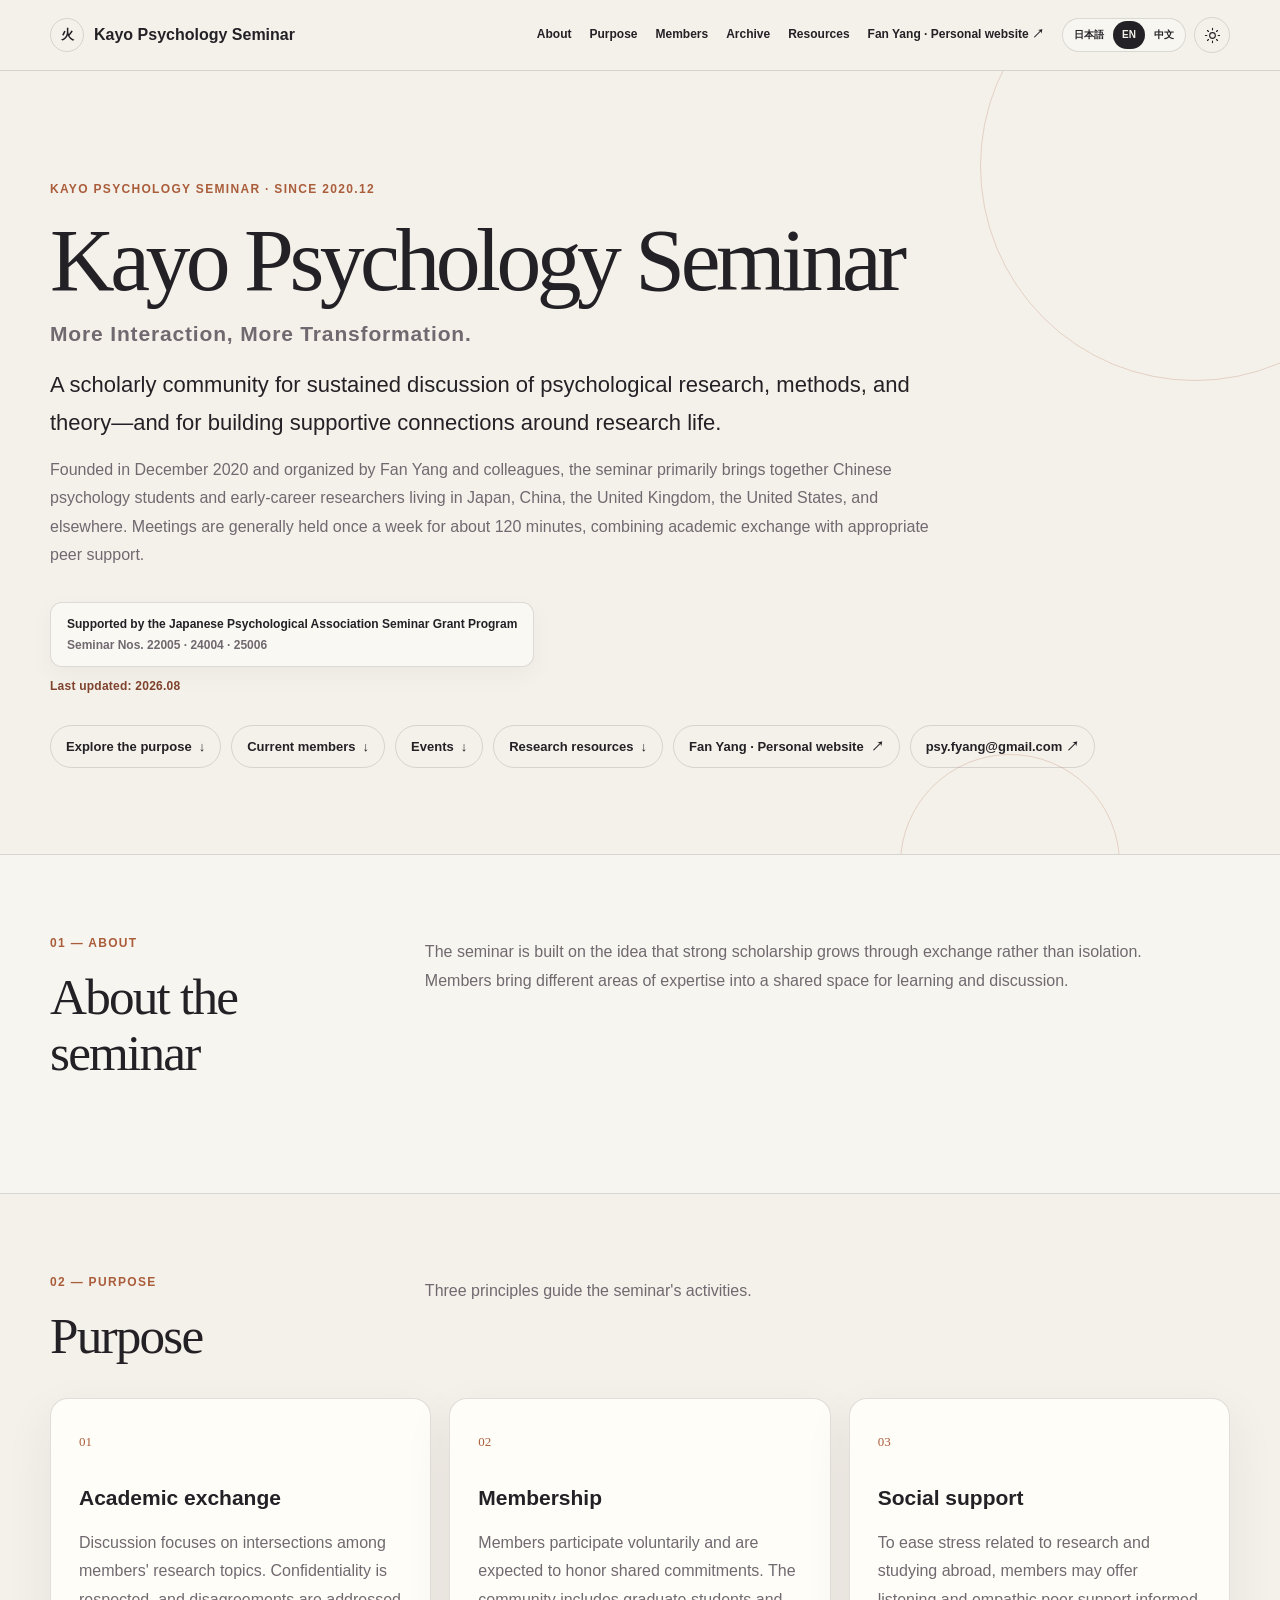
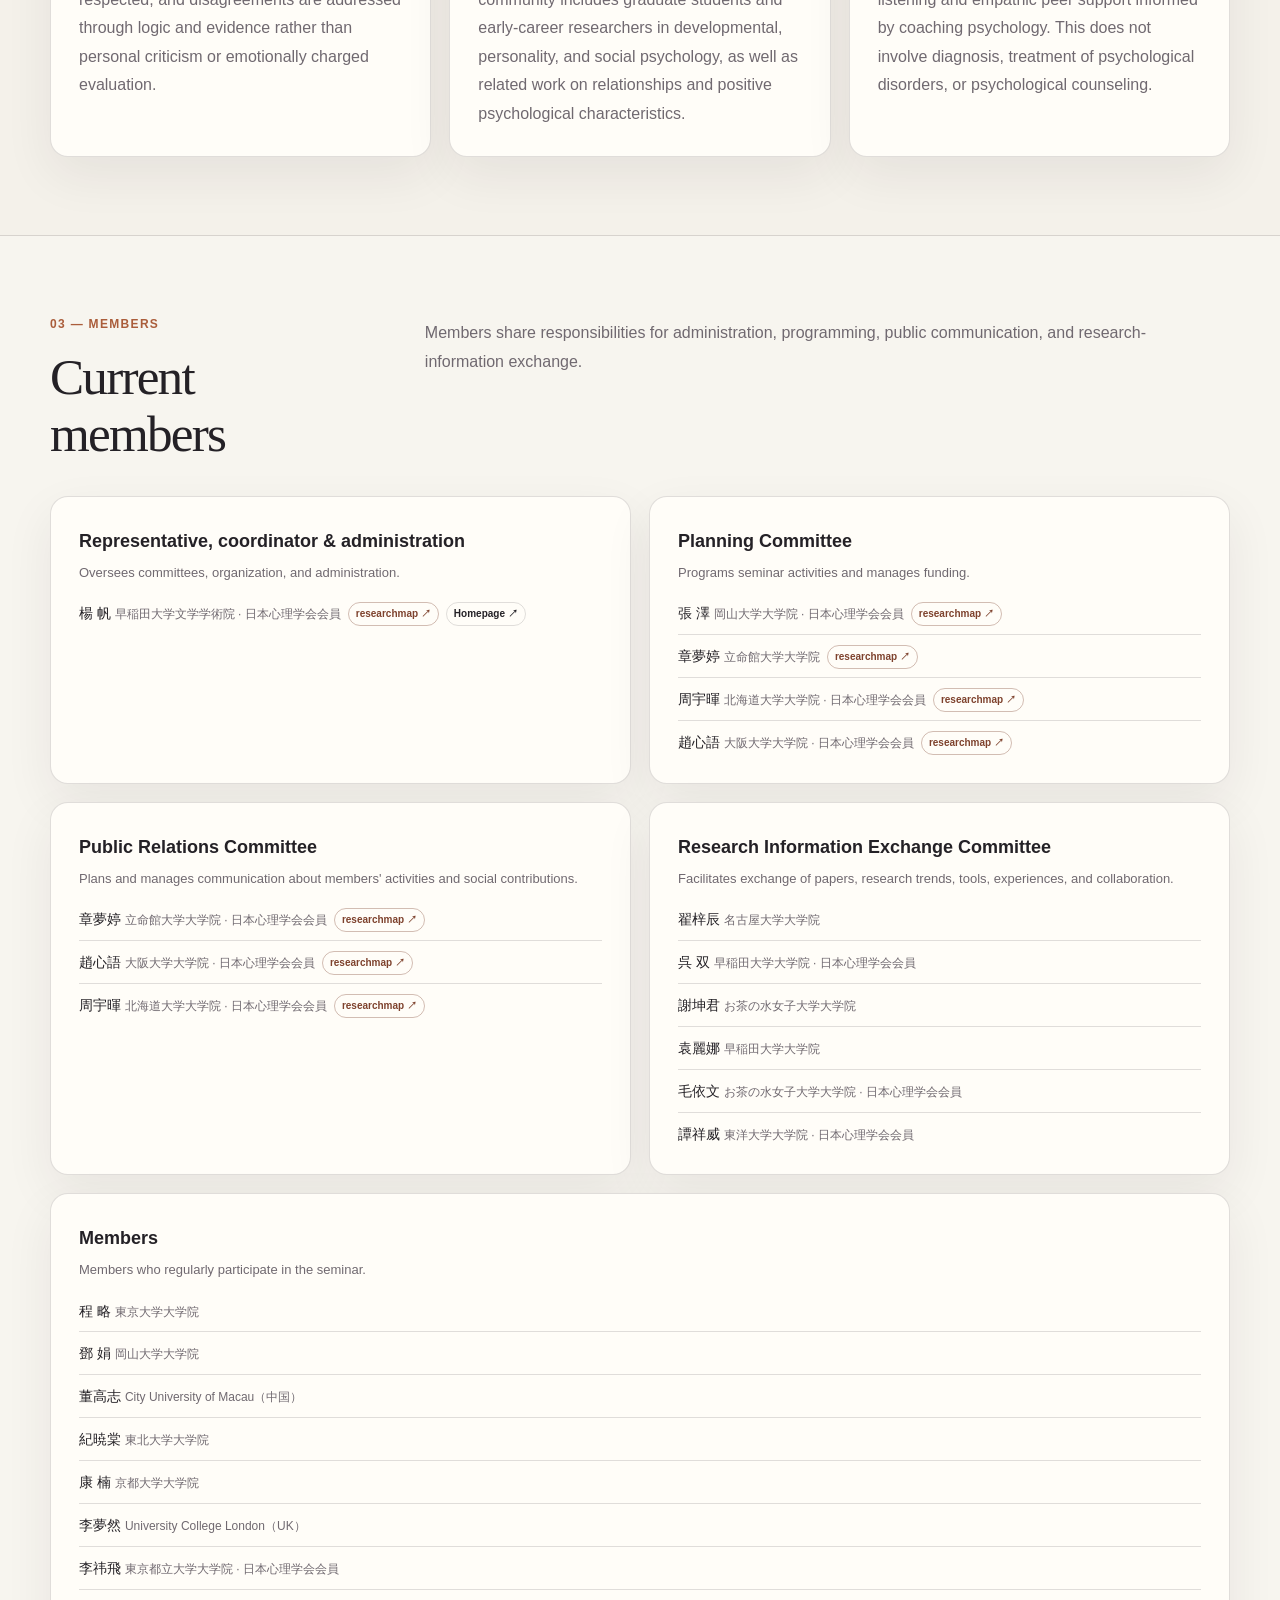
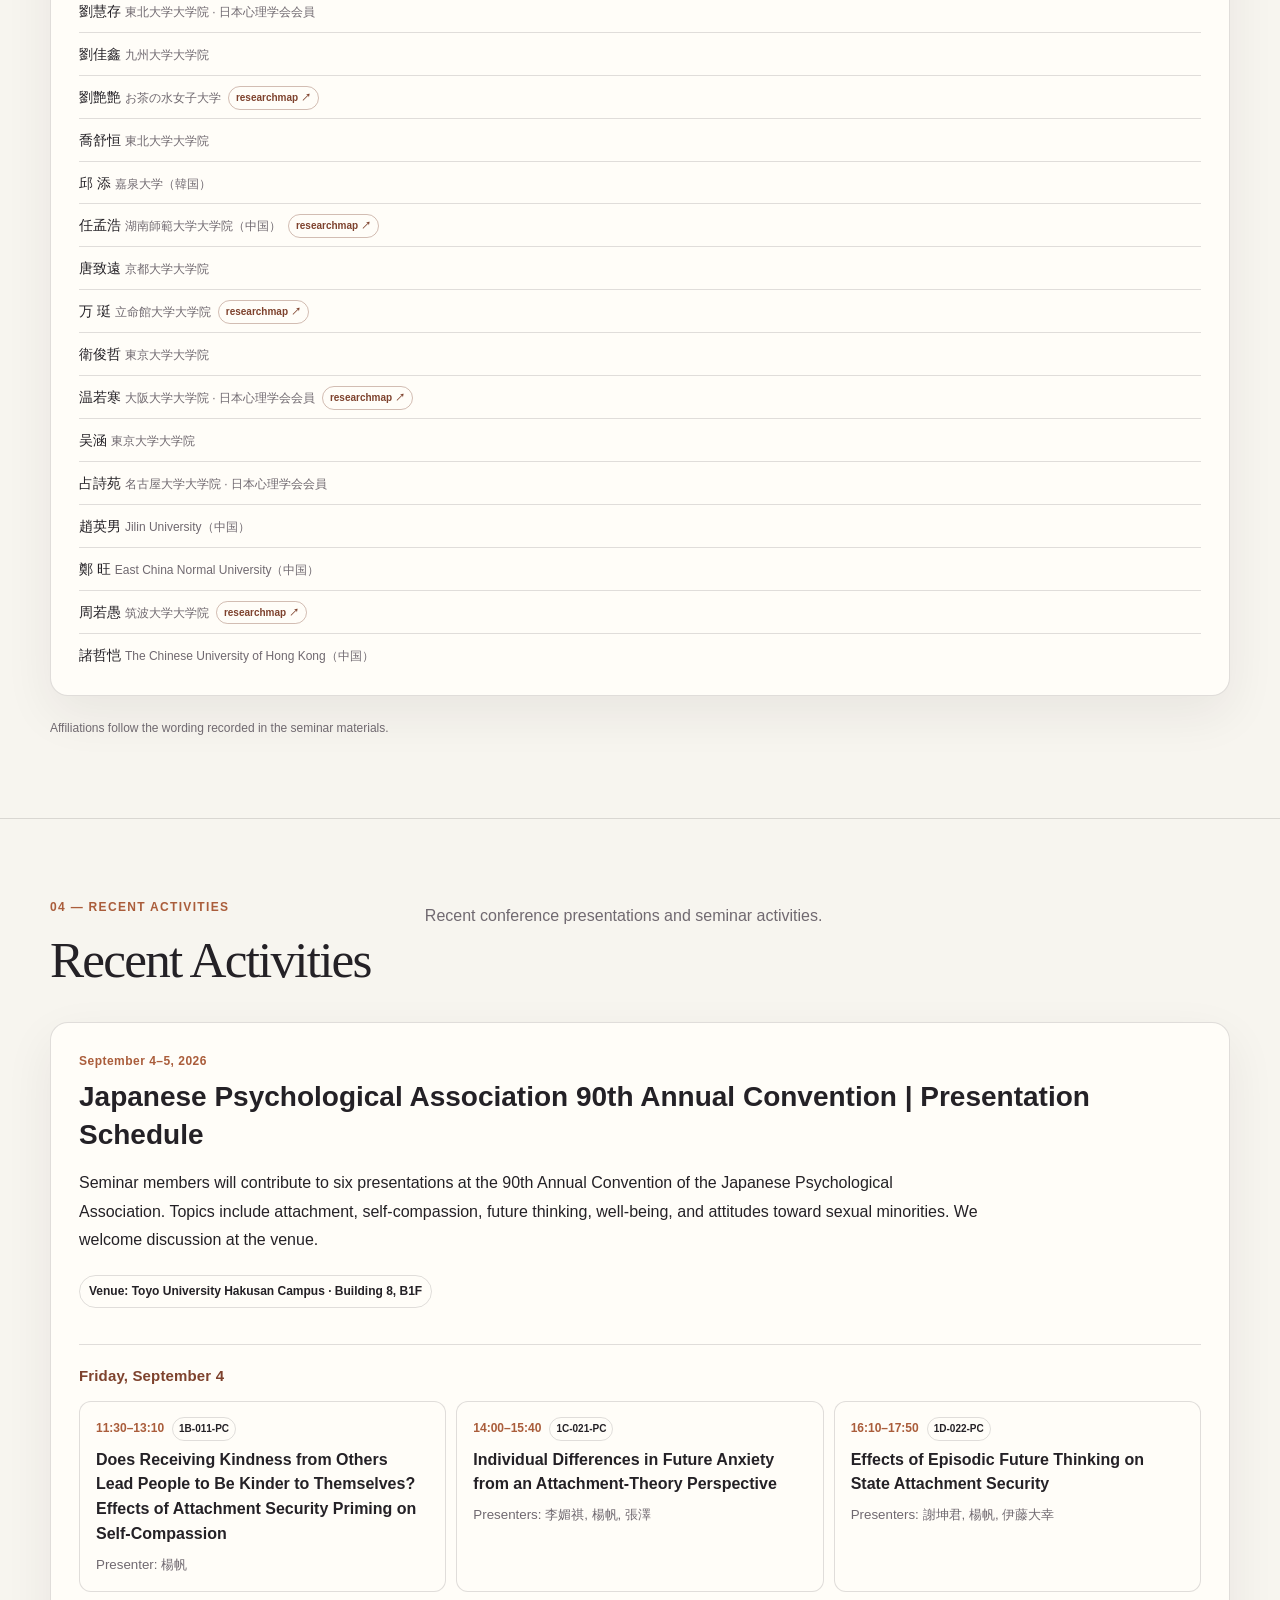
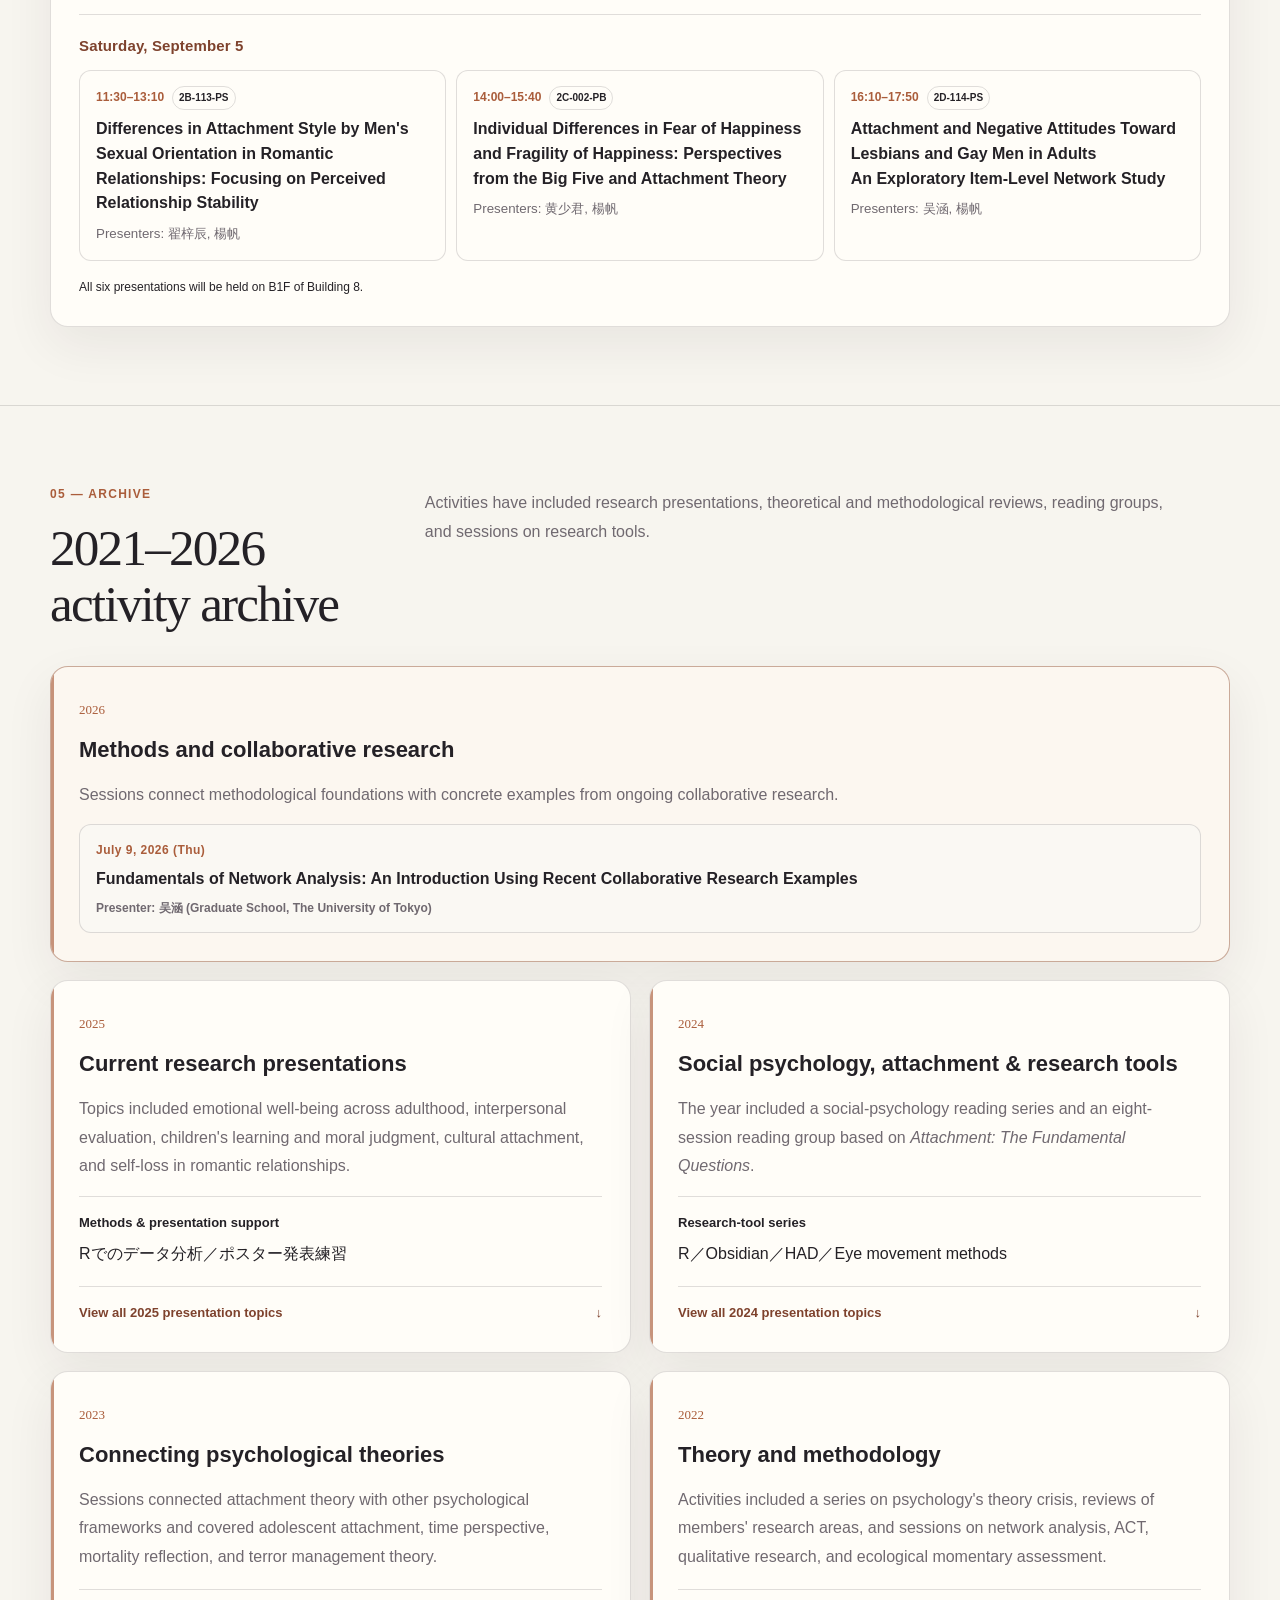
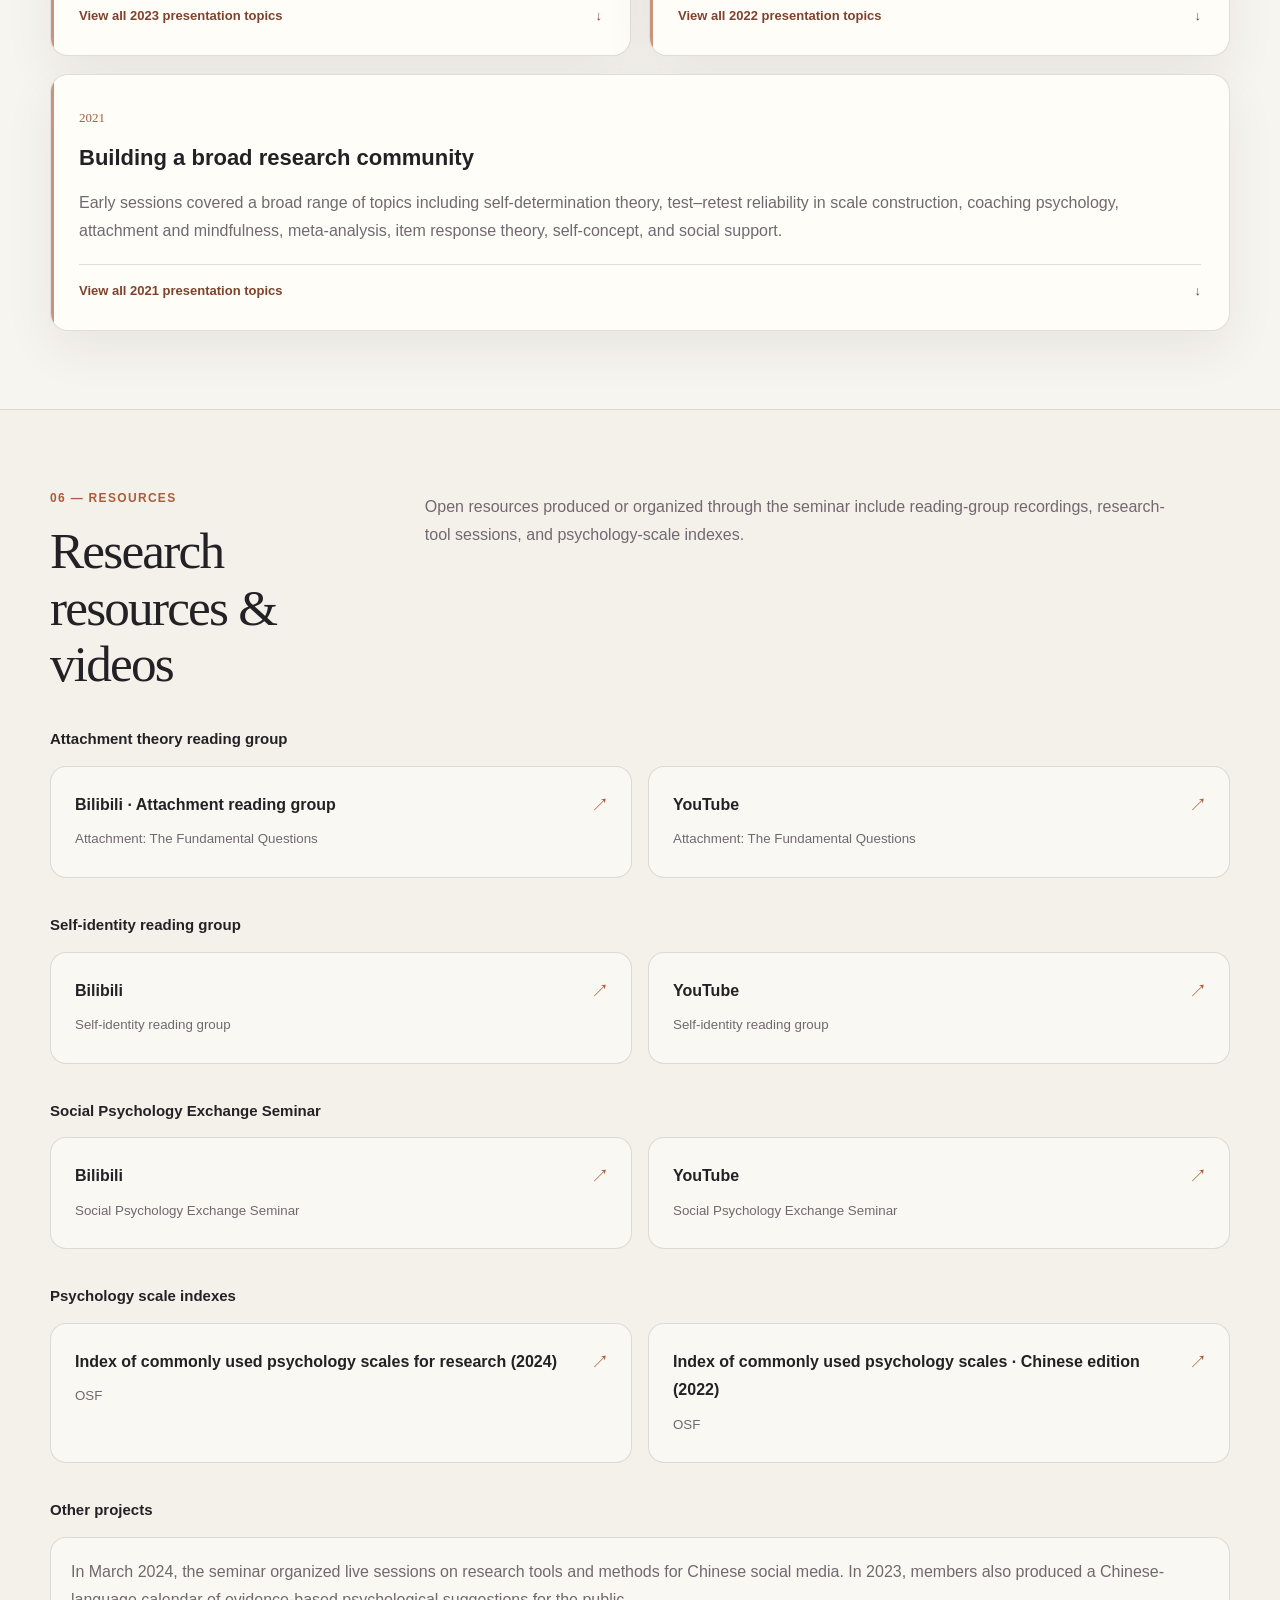
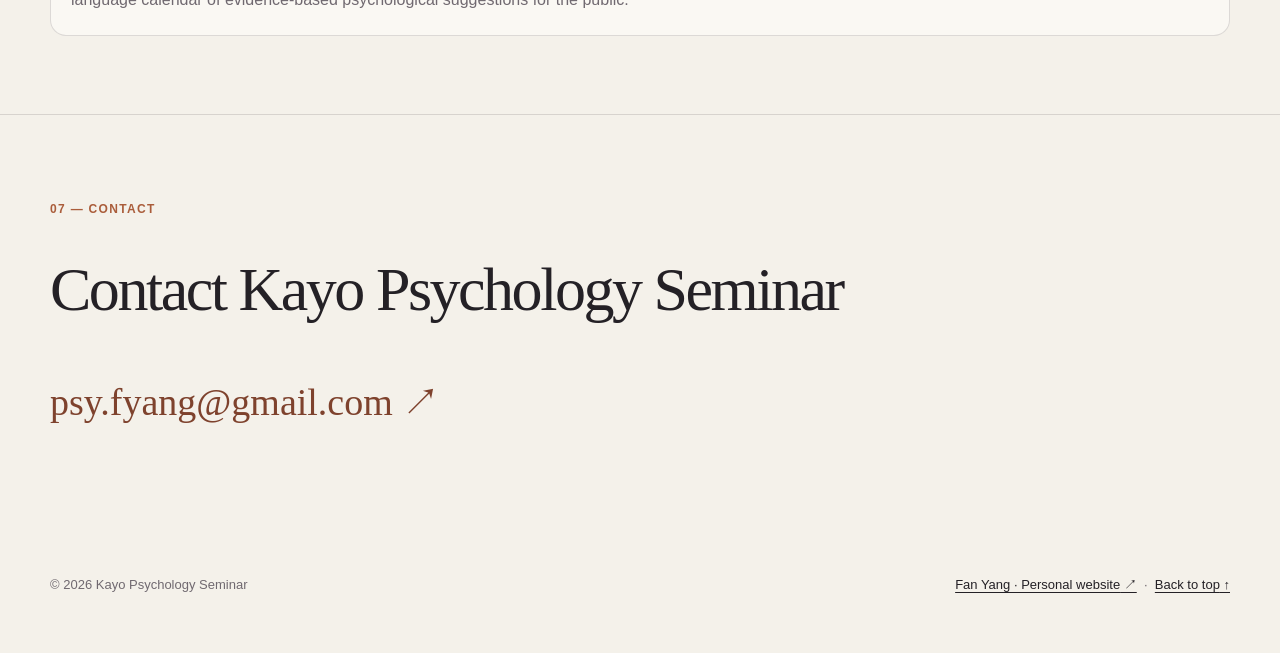
<file: kayo/index.html>
<!doctype html>
<html lang="ja" data-theme="light" data-language="ja">
<head>
  <meta charset="utf-8">
  <meta name="viewport" content="width=device-width, initial-scale=1">
  <meta name="theme-color" content="#f4f1ea">
  <meta name="description" content="日中火曜心理学研究会（Kayo Psychology Seminar）の概要、趣旨、メンバー、2021–2026年の活動記録、研究資料をまとめた公式ページ。">
  <meta name="author" content="日中火曜心理学研究会">
  <meta property="og:type" content="website">
  <meta property="og:url" content="https://fanyang-psy.github.io/kayo/">
  <meta property="og:title" content="日中火曜心理学研究会｜Kayo Psychology Seminar">
  <meta property="og:description" content="心理学の研究・方法・理論を扱う学術交流コミュニティ。">
  <link rel="canonical" href="https://fanyang-psy.github.io/kayo/">
  <link rel="icon" href="https://github.com/fanyang-psy.png" type="image/png">
  <link rel="stylesheet" href="styles.css">
  <title>日中火曜心理学研究会｜Kayo Psychology Seminar</title>
  <script src="/visitor-stats.js" defer></script>
</head>
<body>
<header class="site-header">
  <div class="container nav">
    <a class="brand" href="#home" aria-label="Kayo Psychology Seminar"><span class="mark">火</span><span><span class="copy-ja">日中火曜心理学研究会</span><span class="copy-en">Kayo Psychology Seminar</span><span class="copy-zh">日中火曜心理学研究会</span></span></a>
    <nav class="nav-links" aria-label="Main navigation">
      <a href="#about"><span class="copy-ja">概要</span><span class="copy-en">About</span><span class="copy-zh">简介</span></a>
      <a href="#purpose"><span class="copy-ja">趣旨</span><span class="copy-en">Purpose</span><span class="copy-zh">宗旨</span></a>
      <a href="#members"><span class="copy-ja">メンバー</span><span class="copy-en">Members</span><span class="copy-zh">成员</span></a>
      <a href="#archive"><span class="copy-ja">活動記録</span><span class="copy-en">Archive</span><span class="copy-zh">活动记录</span></a>
      <a href="#resources"><span class="copy-ja">研究資料</span><span class="copy-en">Resources</span><span class="copy-zh">研究资料</span></a>
      <a class="personal-link" href="https://fanyang-psy.github.io/"><span class="copy-ja">楊帆 研究者ホームページ</span><span class="copy-en">Fan Yang · Personal website</span><span class="copy-zh">楊帆 · 个人主页</span> ↗︎</a>
    </nav>
    <div class="header-actions">
      <div class="lang-switch" aria-label="Language"><button class="lang-btn" data-lang="ja" aria-pressed="true">日本語</button><button class="lang-btn" data-lang="en" aria-pressed="false">EN</button><button class="lang-btn" data-lang="zh" aria-pressed="false">中文</button></div>
      <button class="icon-btn" type="button" data-theme-toggle aria-label="ダークテーマに切り替える"><svg class="sun-icon" aria-hidden="true" viewBox="0 0 24 24"><circle cx="12" cy="12" r="4"></circle><path d="M12 2v2M12 20v2M4.93 4.93l1.42 1.42M17.66 17.66l1.41 1.41M2 12h2M20 12h2M4.93 19.07l1.42-1.42M17.66 6.34l1.41-1.41"></path></svg><svg class="moon-icon" aria-hidden="true" viewBox="0 0 24 24"><path d="M21 12.79A9 9 0 1 1 11.21 3 7 7 0 0 0 21 12.79Z"></path></svg></button>
    </div>
  </div>
</header>

<main>
  <section class="hero" id="home">
    <div class="orb one" aria-hidden="true"></div><div class="orb two" aria-hidden="true"></div>
    <div class="container">
      <p class="eyebrow">Kayo Psychology Seminar · Since 2020.12</p>
      <h1><span class="copy-ja">日中火曜心理学研究会<small>More Interaction, More Transformation.</small></span><span class="copy-en">Kayo Psychology Seminar<small>More Interaction, More Transformation.</small></span><span class="copy-zh">日中火曜心理学研究会<small>火曜心理 · More Interaction, More Transformation.</small></span></h1>
      <p class="hero-lead copy-ja">心理学の研究・方法・理論について継続的に議論し、研究生活を支えるつながりを育てる学術交流コミュニティです。</p>
      <p class="hero-lead copy-en">A scholarly community for sustained discussion of psychological research, methods, and theory—and for building supportive connections around research life.</p>
      <p class="hero-lead copy-zh">围绕心理学研究、方法与理论进行持续交流，并在科研生活中建立相互支持的学术共同体。</p>
      <p class="hero-copy copy-ja">2020年12月に楊帆らによって運営を開始しました。日本、中国、イギリス、アメリカなどに在住する中国人の心理学専攻学生・若手研究者を主な対象とし、原則として週1回、約120分の活動を行っています。学術的な交流に加え、メンバーに必要なソーシャルサポートを提供することも大切にしています。</p>
      <p class="hero-copy copy-en">Founded in December 2020 and organized by Fan Yang and colleagues, the seminar primarily brings together Chinese psychology students and early-career researchers living in Japan, China, the United Kingdom, the United States, and elsewhere. Meetings are generally held once a week for about 120 minutes, combining academic exchange with appropriate peer support.</p>
      <p class="hero-copy copy-zh">“火曜心理”成立于2020年12月，由楊帆等人组织运营。成员主要为居住在日本、中国、英国、美国等地的中国心理学专业学生与青年研究者。活动原则上每周一次、每次约120分钟，在促进学术交流的同时，也重视为成员提供必要的社会支持。</p>
      <span class="grant"><span class="copy-ja">日本心理学会 研究会制度による助成（研究会番号：22005・24004・25006）</span><span class="copy-en">Supported through the Japanese Psychological Association seminar-grant program (Nos. 22005, 24004, 25006)</span><span class="copy-zh">获日本心理学会研究会制度资助（研究会编号：22005、24004、25006）</span></span>
      <div class="hero-actions">
        <a class="button primary" href="#purpose"><span class="copy-ja">趣旨を見る</span><span class="copy-en">Explore the purpose</span><span class="copy-zh">查看宗旨</span> ↓︎</a>
        <a class="button secondary" href="#members"><span class="copy-ja">現役メンバー</span><span class="copy-en">Current members</span><span class="copy-zh">现役成员</span> ↓︎</a>
        <a class="button secondary" href="#resources"><span class="copy-ja">研究資料</span><span class="copy-en">Research resources</span><span class="copy-zh">研究资料</span> ↓︎</a>
        <a class="button secondary" href="https://fanyang-psy.github.io/"><span class="copy-ja">楊帆 研究者ホームページ</span><span class="copy-en">Fan Yang · Personal website</span><span class="copy-zh">楊帆 · 个人主页</span> ↗︎</a>
        <a class="button secondary" href="mailto:psy.kayo@gmail.com">psy.kayo@gmail.com ↗︎</a>
      </div>
    </div>
  </section>

  <section class="section" id="about">
    <div class="container">
      <div class="section-head"><div><p class="section-index">01 — ABOUT</p><h2><span class="copy-ja">研究会について</span><span class="copy-en">About the seminar</span><span class="copy-zh">关于研究会</span></h2></div><p><span class="copy-ja">「独学にして友なければ、則ち孤陋にして寡聞なり」という考えを背景に、心理学研究を一人で抱え込まず、互いの専門性を持ち寄って学ぶ場をつくっています。</span><span class="copy-en">The seminar is built on the idea that strong scholarship grows through exchange rather than isolation. Members bring different areas of expertise into a shared space for learning and discussion.</span><span class="copy-zh">研究会以“独学而无友，则孤陋而寡闻”为出发点，希望让心理学研究不再成为孤立的个人活动，而成为可以互相交流、共同成长的过程。</span></p></div>
    </div>
  </section>

  <section class="section" id="purpose">
    <div class="container">
      <div class="section-head"><div><p class="section-index">02 — PURPOSE</p><h2><span class="copy-ja">趣旨</span><span class="copy-en">Purpose</span><span class="copy-zh">宗旨</span></h2></div><p><span class="copy-ja">研究会の活動を支える三つの基本的な考え方です。</span><span class="copy-en">Three principles guide the seminar's activities.</span><span class="copy-zh">以下三点构成研究会活动的基本宗旨。</span></p></div>
      <div class="principles">
        <article class="principle"><span class="num">01</span><h3><span class="copy-ja">学術的交流</span><span class="copy-en">Academic exchange</span><span class="copy-zh">学术交流</span></h3><p><span class="copy-ja">メンバーの研究テーマが交差する領域を中心に、秘密保持を守りながら理性的な共有と議論を行います。意見が異なる場合も、感情的な評価や人格攻撃ではなく、論理と証拠に基づいて議論することを重視します。</span><span class="copy-en">Discussion focuses on intersections among members' research topics. Confidentiality is respected, and disagreements are addressed through logic and evidence rather than personal criticism or emotionally charged evaluation.</span><span class="copy-zh">围绕成员研究课题的交集开展分享与讨论，并遵守信息保密原则。即使意见不同，也以逻辑和证据为基础进行讨论，不进行情绪化评价或人身攻击。</span></p></article>
        <article class="principle"><span class="num">02</span><h3><span class="copy-ja">メンバー</span><span class="copy-en">Membership</span><span class="copy-zh">成员</span></h3><p><span class="copy-ja">自発的な参加と約束の遵守を前提に、発達心理学、パーソナリティ心理学、社会心理学などを専門とする若手研究者や、人間関係・ポジティブな心理的特性を研究する大学院生・研究者を中心に構成されています。</span><span class="copy-en">Members participate voluntarily and are expected to honor shared commitments. The community includes graduate students and early-career researchers in developmental, personality, and social psychology, as well as related work on relationships and positive psychological characteristics.</span><span class="copy-zh">成员以自愿参与、遵守约定为前提，主要来自发展心理学、人格心理学、社会心理学等领域，也包括以人际关系和积极心理品质为研究主题的研究生与青年研究者。</span></p></article>
        <article class="principle"><span class="num">03</span><h3><span class="copy-ja">ソーシャルサポート</span><span class="copy-en">Social support</span><span class="copy-zh">社会支持</span></h3><p><span class="copy-ja">研究や留学生活に伴うストレスを和らげ、心理学知識を応用する力を育てるため、コーチング心理学の考え方を参考に傾聴や共感などの支援を行います。診断、心理的異常への対応、心理カウンセリングは行いません。</span><span class="copy-en">To ease stress related to research and studying abroad, members may offer listening and empathic peer support informed by coaching psychology. This does not involve diagnosis, treatment of psychological disorders, or psychological counseling.</span><span class="copy-zh">为缓解科研与留学生活中的压力，并提升心理学知识的实践能力，活动中会参考教练心理学的理念提供倾听、共情等支持。这些支持不涉及诊断、心理异常处置或心理咨询。</span></p></article>
      </div>
    </div>
  </section>

  <section class="section" id="members">
    <div class="container">
      <div class="section-head"><div><p class="section-index">03 — MEMBERS</p><h2><span class="copy-ja">現役メンバー</span><span class="copy-en">Current members</span><span class="copy-zh">现役成员</span></h2></div><p><span class="copy-ja">組織運営、企画、広報、情報共有を分担しながら、研究会を継続的に運営しています。</span><span class="copy-en">Members share responsibilities for administration, programming, public communication, and research-information exchange.</span><span class="copy-zh">成员共同承担组织运营、活动企划、宣传以及研究信息共享等工作。</span></p></div>
      <div class="member-grid">
        <article class="member-group"><h3><span class="copy-ja">代表者・世話人・総務</span><span class="copy-en">Representative, coordinator & administration</span><span class="copy-zh">代表・召集与总务</span></h3><p class="member-role"><span class="copy-ja">各委員会の管理、組織運営、事務を担当。</span><span class="copy-en">Oversees committees, organization, and administration.</span><span class="copy-zh">负责各委员会管理、组织运营与事务处理。</span></p><ul class="member-list"><li>楊 帆 <span class="affiliation">早稲田大学文学学術院 · 日本心理学会会員</span></li></ul></article>
        <article class="member-group"><h3><span class="copy-ja">企画委員会</span><span class="copy-en">Planning Committee</span><span class="copy-zh">企划委员会</span></h3><p class="member-role"><span class="copy-ja">活動全般の企画および財務管理。</span><span class="copy-en">Programs seminar activities and manages funding.</span><span class="copy-zh">负责整体活动企划及经费管理。</span></p><ul class="member-list">
          <li>張 澤 <span class="affiliation">岡山大学大学院 · 日本心理学会会員</span><a class="researchmap-tag" href="https://researchmap.jp/zhang97" target="_blank" rel="noopener">researchmap ↗︎</a></li>
          <li>章夢婷 <span class="affiliation">立命館大学大学院</span><a class="researchmap-tag" href="https://researchmap.jp/psychomagic" target="_blank" rel="noopener">researchmap ↗︎</a></li>
          <li>周宇暉 <span class="affiliation">北海道大学大学院 · 日本心理学会会員</span><a class="researchmap-tag" href="https://researchmap.jp/zhouyuhui" target="_blank" rel="noopener">researchmap ↗︎</a></li>
          <li>趙心語 <span class="affiliation">大阪大学大学院 · 日本心理学会会員</span><a class="researchmap-tag" href="https://researchmap.jp/xinyu_zhao" target="_blank" rel="noopener">researchmap ↗︎</a></li>
        </ul></article>
        <article class="member-group"><h3><span class="copy-ja">広報委員会</span><span class="copy-en">Public Relations Committee</span><span class="copy-zh">宣传委员会</span></h3><p class="member-role"><span class="copy-ja">研究会とメンバーの活動・社会貢献に関する広報を企画・運営。</span><span class="copy-en">Plans and manages communication about members' activities and social contributions.</span><span class="copy-zh">负责研究会及成员活动、社会贡献等方面的宣传企划与运营。</span></p><ul class="member-list">
          <li>章夢婷 <span class="affiliation">立命館大学大学院 · 日本心理学会会員</span><a class="researchmap-tag" href="https://researchmap.jp/psychomagic" target="_blank" rel="noopener">researchmap ↗︎</a></li>
          <li>趙心語 <span class="affiliation">大阪大学大学院 · 日本心理学会会員</span><a class="researchmap-tag" href="https://researchmap.jp/xinyu_zhao" target="_blank" rel="noopener">researchmap ↗︎</a></li>
          <li>周宇暉 <span class="affiliation">北海道大学大学院 · 日本心理学会会員</span><a class="researchmap-tag" href="https://researchmap.jp/zhouyuhui" target="_blank" rel="noopener">researchmap ↗︎</a></li>
          <li>紀暁棠 <span class="affiliation">東北大学大学院</span></li>
        </ul></article>
        <article class="member-group"><h3><span class="copy-ja">情報共有促進委員会</span><span class="copy-en">Research Information Exchange Committee</span><span class="copy-zh">信息共享促进委员会</span></h3><p class="member-role"><span class="copy-ja">最新文献、研究動向、研究ツール、経験の共有と共同研究を促進。</span><span class="copy-en">Facilitates exchange of papers, research trends, tools, experiences, and collaboration.</span><span class="copy-zh">促进最新文献、研究趋势、研究工具、个人经验与合作研究的信息共享。</span></p><ul class="member-list"><li>翟梓辰 <span class="affiliation">名古屋大学大学院</span></li><li>呉 双 <span class="affiliation">早稲田大学大学院 · 日本心理学会会員</span></li><li>謝坤君 <span class="affiliation">お茶の水女子大学大学院</span></li><li>袁麗娜 <span class="affiliation">早稲田大学大学院</span></li><li>毛依文 <span class="affiliation">お茶の水女子大学大学院 · 日本心理学会会員</span></li><li>譚祥威 <span class="affiliation">東洋大学大学院</span></li></ul></article>
        <article class="member-group wide"><h3><span class="copy-ja">会員</span><span class="copy-en">Members</span><span class="copy-zh">会员</span></h3><p class="member-role"><span class="copy-ja">継続的に研究会へ参加しているメンバー。</span><span class="copy-en">Members who regularly participate in the seminar.</span><span class="copy-zh">持续参加研究会活动的成员。</span></p><ul class="member-list"><li>衛俊哲 <span class="affiliation">東京大学大学院</span></li><li>程 略 <span class="affiliation">東京大学大学院</span></li><li>劉慧存 <span class="affiliation">東北大学大学院 · 日本心理学会会員</span></li><li>占詩苑 <span class="affiliation">名古屋大学大学院 · 日本心理学会会員</span></li><li>唐致遠 <span class="affiliation">京都大学大学院</span></li><li>周若愚 <span class="affiliation">筑波大学大学院</span></li><li>李祎飛 <span class="affiliation">東京都立大学大学院 · 日本心理学会会員</span></li><li>温若寒 <span class="affiliation">大阪大学大学院 · 日本心理学会会員</span></li><li>康 楠 <span class="affiliation">京都大学大学院</span></li><li>劉佳鑫 <span class="affiliation">九州大学大学院</span></li><li>万 珽 <span class="affiliation">立命館大学大学院</span></li><li>鄧 娟 <span class="affiliation">岡山大学大学院</span></li><li>喬舒恒 <span class="affiliation">東北大学大学院</span></li><li>李夢然 <span class="affiliation">University College London（UK）</span></li><li>任孟浩 <span class="affiliation">湖南師範大学大学院（中国）</span></li><li>劉艶艶 <span class="affiliation">お茶の水女子大学</span></li><li>趙英男 <span class="affiliation">Jilin University（中国）</span></li><li>鄭 旺 <span class="affiliation">East China Normal University（中国）</span></li><li>諸哲恺 <span class="affiliation">The Chinese University of Hong Kong（中国）</span></li><li>董高志 <span class="affiliation">City University of Macau（中国）</span></li><li>邱 添 <span class="affiliation">嘉泉大学（韓国）</span></li></ul></article>
      </div>
      <p class="member-note"><span class="copy-ja">所属は研究会資料に掲載された表記を基にしています。</span><span class="copy-en">Affiliations follow the wording recorded in the seminar materials.</span><span class="copy-zh">成员所属信息依据研究会资料中的记录整理。</span></p>
    </div>
  </section>

  <section class="section" id="archive">
    <div class="container">
      <div class="section-head"><div><p class="section-index">04 — ARCHIVE</p><h2><span class="copy-ja">2021–2026年 活動記録</span><span class="copy-en">2021–2026 activity archive</span><span class="copy-zh">2021–2026年活动记录</span></h2></div><p><span class="copy-ja">個々の研究発表、理論・方法論のレビュー、読書会、研究ツール共有など、多様な形式で活動してきました。</span><span class="copy-en">Activities have included research presentations, theoretical and methodological reviews, reading groups, and sessions on research tools.</span><span class="copy-zh">历年活动包括个人研究发表、理论与方法论综述、读书会以及研究工具分享等多种形式。</span></p></div>
      <div class="archive-grid">
        <article class="archive-card latest"><span class="archive-year">2026</span><h3><span class="copy-ja">方法論・共同研究の共有</span><span class="copy-en">Methods and collaborative research</span><span class="copy-zh">方法论与合作研究分享</span></h3><p><span class="copy-ja">研究手法を実際の共同研究事例と結びつけながら学ぶセッションを実施しています。</span><span class="copy-en">Sessions connect methodological foundations with concrete examples from ongoing collaborative research.</span><span class="copy-zh">结合正在开展的合作研究实例，分享心理学研究方法及其实际应用。</span></p><div class="event"><span class="event-date"><span class="copy-ja">2026年7月9日（木）</span><span class="copy-en">July 9, 2026 (Thu)</span><span class="copy-zh">2026年7月9日（周四）</span></span><span class="event-title"><span class="copy-ja">ネットワーク分析の基礎知識――最近の共同研究事例を交えた解説――</span><span class="copy-en">Fundamentals of Network Analysis: An Introduction Using Recent Collaborative Research Examples</span><span class="copy-zh">网络分析的基础知识——结合近期合作研究实例的示例——</span></span></div></article>
        <article class="archive-card"><span class="archive-year">2025</span><h3><span class="copy-ja">最新研究の輪読・発表</span><span class="copy-en">Current research presentations</span><span class="copy-zh">前沿研究发表</span></h3><p><span class="copy-ja">成人期の情動的ウェルビーイング、対人評価、子どもの学習・道徳判断、文化的愛着、恋愛関係における自己喪失などを扱いました。</span><span class="copy-en">Topics included emotional well-being across adulthood, interpersonal evaluation, children's learning and moral judgment, cultural attachment, and self-loss in romantic relationships.</span><span class="copy-zh">主题涉及成人期情绪幸福感、人际评价、儿童学习与道德判断、文化依恋以及亲密关系中的自我丧失等。</span></p><div class="series"><b><span class="copy-ja">方法・発表支援</span><span class="copy-en">Methods & presentation support</span><span class="copy-zh">方法与发表支持</span></b><span>Rでのデータ分析／ポスター発表練習</span></div></article>
        <article class="archive-card"><span class="archive-year">2024</span><h3><span class="copy-ja">社会心理学・愛着理論・研究ツール</span><span class="copy-en">Social psychology, attachment & research tools</span><span class="copy-zh">社会心理学、依恋理论与研究工具</span></h3><p><span class="copy-ja">社会心理学の文献輪読に加え、『Attachment: The Fundamental Questions』を用いた全8回の愛着理論読書会を実施しました。</span><span class="copy-en">The year included a social-psychology reading series and an eight-session reading group based on <em>Attachment: The Fundamental Questions</em>.</span><span class="copy-zh">除社会心理学文献读书会外，还开展了以《Attachment: The Fundamental Questions》为基础的8次依恋理论读书会。</span></p><div class="series"><b><span class="copy-ja">研究ツール共有</span><span class="copy-en">Research-tool series</span><span class="copy-zh">研究工具分享</span></b><span>R／Obsidian／HAD／Eye movement methods</span></div></article>
        <article class="archive-card"><span class="archive-year">2023</span><h3><span class="copy-ja">理論をつなぐ</span><span class="copy-en">Connecting psychological theories</span><span class="copy-zh">连接心理学理论</span></h3><p><span class="copy-ja">愛着理論と他の心理学理論、思春期の愛着、時間的展望、死亡反思、存在脅威管理理論などを取り上げました。</span><span class="copy-en">Sessions connected attachment theory with other psychological frameworks and covered adolescent attachment, time perspective, mortality reflection, and terror management theory.</span><span class="copy-zh">活动讨论了依恋理论与其他心理学理论的联系，并涉及青少年依恋、时间展望、死亡反思和恐惧管理理论等主题。</span></p></article>
        <article class="archive-card"><span class="archive-year">2022</span><h3><span class="copy-ja">理論・方法論の再検討</span><span class="copy-en">Theory and methodology</span><span class="copy-zh">理论与方法论</span></h3><p><span class="copy-ja">心理学の「理論的危機」をテーマとする連続発表、各自の研究領域レビュー、ネットワーク分析、ACT、質的研究、EMAなどの方法・理論を扱いました。</span><span class="copy-en">Activities included a series on psychology's theory crisis, reviews of members' research areas, and sessions on network analysis, ACT, qualitative research, and ecological momentary assessment.</span><span class="copy-zh">开展了“心理学理论危机”系列讨论、成员研究领域综述，以及网络分析、ACT、质性研究、EMA等方法与理论主题。</span></p></article>
        <article class="archive-card wide"><span class="archive-year">2021</span><h3><span class="copy-ja">基礎から広がる研究交流</span><span class="copy-en">Building a broad research community</span><span class="copy-zh">从基础主题扩展研究交流</span></h3><p><span class="copy-ja">自己決定理論、心理尺度の再検査信頼性、コーチング心理学、愛着とマインドフルネス、メタ分析、項目反応理論、自己概念、社会的支援など、心理学研究の幅広いテーマを継続的に共有しました。</span><span class="copy-en">Early sessions covered a broad range of topics including self-determination theory, test–retest reliability in scale construction, coaching psychology, attachment and mindfulness, meta-analysis, item response theory, self-concept, and social support.</span><span class="copy-zh">早期活动持续分享了自我决定理论、量表重测信度、教练心理学、依恋与正念、元分析、项目反应理论、自我概念和社会支持等广泛主题。</span></p></article>
      </div>
    </div>
  </section>

  <section class="section" id="resources">
    <div class="container">
      <div class="section-head"><div><p class="section-index">05 — RESOURCES</p><h2><span class="copy-ja">研究資料・動画</span><span class="copy-en">Research resources & videos</span><span class="copy-zh">研究资料与视频</span></h2></div><p><span class="copy-ja">研究会で企画・整理してきた読書会、研究ツール共有、心理尺度索引などを公開しています。</span><span class="copy-en">Open resources produced or organized through the seminar include reading-group recordings, research-tool sessions, and psychology-scale indexes.</span><span class="copy-zh">研究会整理和组织的公开资源包括读书会录像、研究工具分享和心理学量表索引等。</span></p></div>
      <div class="resource-group"><h3><span class="copy-ja">愛着理論読書会</span><span class="copy-en">Attachment theory reading group</span><span class="copy-zh">依恋理论读书会</span></h3><div class="links-grid"><a class="link-card" href="https://b23.tv/BsUyZQz" target="_blank" rel="noopener"><strong><span class="copy-ja">bilibili（依恋读书会）</span><span class="copy-en">Bilibili · Attachment reading group</span><span class="copy-zh">B站（依恋读书会）</span></strong><small>Attachment: The Fundamental Questions</small><span class="arrow">↗︎</span></a><a class="link-card" href="https://www.youtube.com/playlist?list=PLvQGBYWHCaoNpOXNZ7uFFOoFuOthmes71" target="_blank" rel="noopener"><strong>YouTube</strong><small>Attachment: The Fundamental Questions</small><span class="arrow">↗︎</span></a></div></div>
      <div class="resource-group"><h3><span class="copy-ja">心理学尺度索引</span><span class="copy-en">Psychology scale indexes</span><span class="copy-zh">心理学量表索引</span></h3><div class="links-grid"><a class="link-card" href="https://osf.io/dgpn9" target="_blank" rel="noopener"><strong><span class="copy-ja">一般的研究用心理学尺度索引（2024）</span><span class="copy-en">Index of commonly used psychology scales for research (2024)</span><span class="copy-zh">一般研究用心理学量表索引（2024）</span></strong><small>OSF</small><span class="arrow">↗︎</span></a><a class="link-card" href="https://osf.io/ezmv7" target="_blank" rel="noopener"><strong><span class="copy-ja">中国語版・常用心理学尺度索引（2022）</span><span class="copy-en">Index of commonly used psychology scales · Chinese edition (2022)</span><span class="copy-zh">中文版常用心理学量表索引（2022）</span></strong><small>OSF</small><span class="arrow">↗︎</span></a></div></div>
      <div class="resource-group"><h3><span class="copy-ja">その他のプロジェクト</span><span class="copy-en">Other projects</span><span class="copy-zh">其他项目</span></h3><div class="project-note"><span class="copy-ja">2024年3月には中国のSNS上で研究ツール・方法を共有するライブセッションを企画・運営し、2023年には一般向けの「エビデンスに基づく心理学的提案カレンダー」（中国語）を制作しました。</span><span class="copy-en">In March 2024, the seminar organized live sessions on research tools and methods for Chinese social media. In 2023, members also produced a Chinese-language calendar of evidence-based psychological suggestions for the public.</span><span class="copy-zh">2024年3月，研究会在中国社交媒体平台组织了研究工具与方法分享直播；2023年还制作了面向公众的“循证心理学建议日历”（中文）。</span></div></div>
    </div>
  </section>

  <section class="contact" id="contact">
    <div class="container"><p class="section-index">06 — CONTACT</p><h2><span class="copy-ja">日中火曜心理学研究会へのお問い合わせ</span><span class="copy-en">Contact Kayo Psychology Seminar</span><span class="copy-zh">联系日中火曜心理学研究会</span></h2><a class="contact-email" href="mailto:psy.kayo@gmail.com">psy.kayo@gmail.com ↗︎</a></div>
  </section>
</main>
<footer class="footer"><div class="container footer-inner"><p>© <span data-year></span> <span class="copy-ja">日中火曜心理学研究会</span><span class="copy-en">Kayo Psychology Seminar</span><span class="copy-zh">日中火曜心理学研究会</span></p><p><a href="https://fanyang-psy.github.io/"><span class="copy-ja">楊帆 研究者ホームページ</span><span class="copy-en">Fan Yang · Personal website</span><span class="copy-zh">楊帆 · 个人主页</span> ↗︎</a> &nbsp;·&nbsp; <a href="#home"><span class="copy-ja">ページ上部へ</span><span class="copy-en">Back to top</span><span class="copy-zh">返回顶部</span> ↑</a></p></div></footer>
<script src="script.js" defer></script>
</body>
</html>
</file>
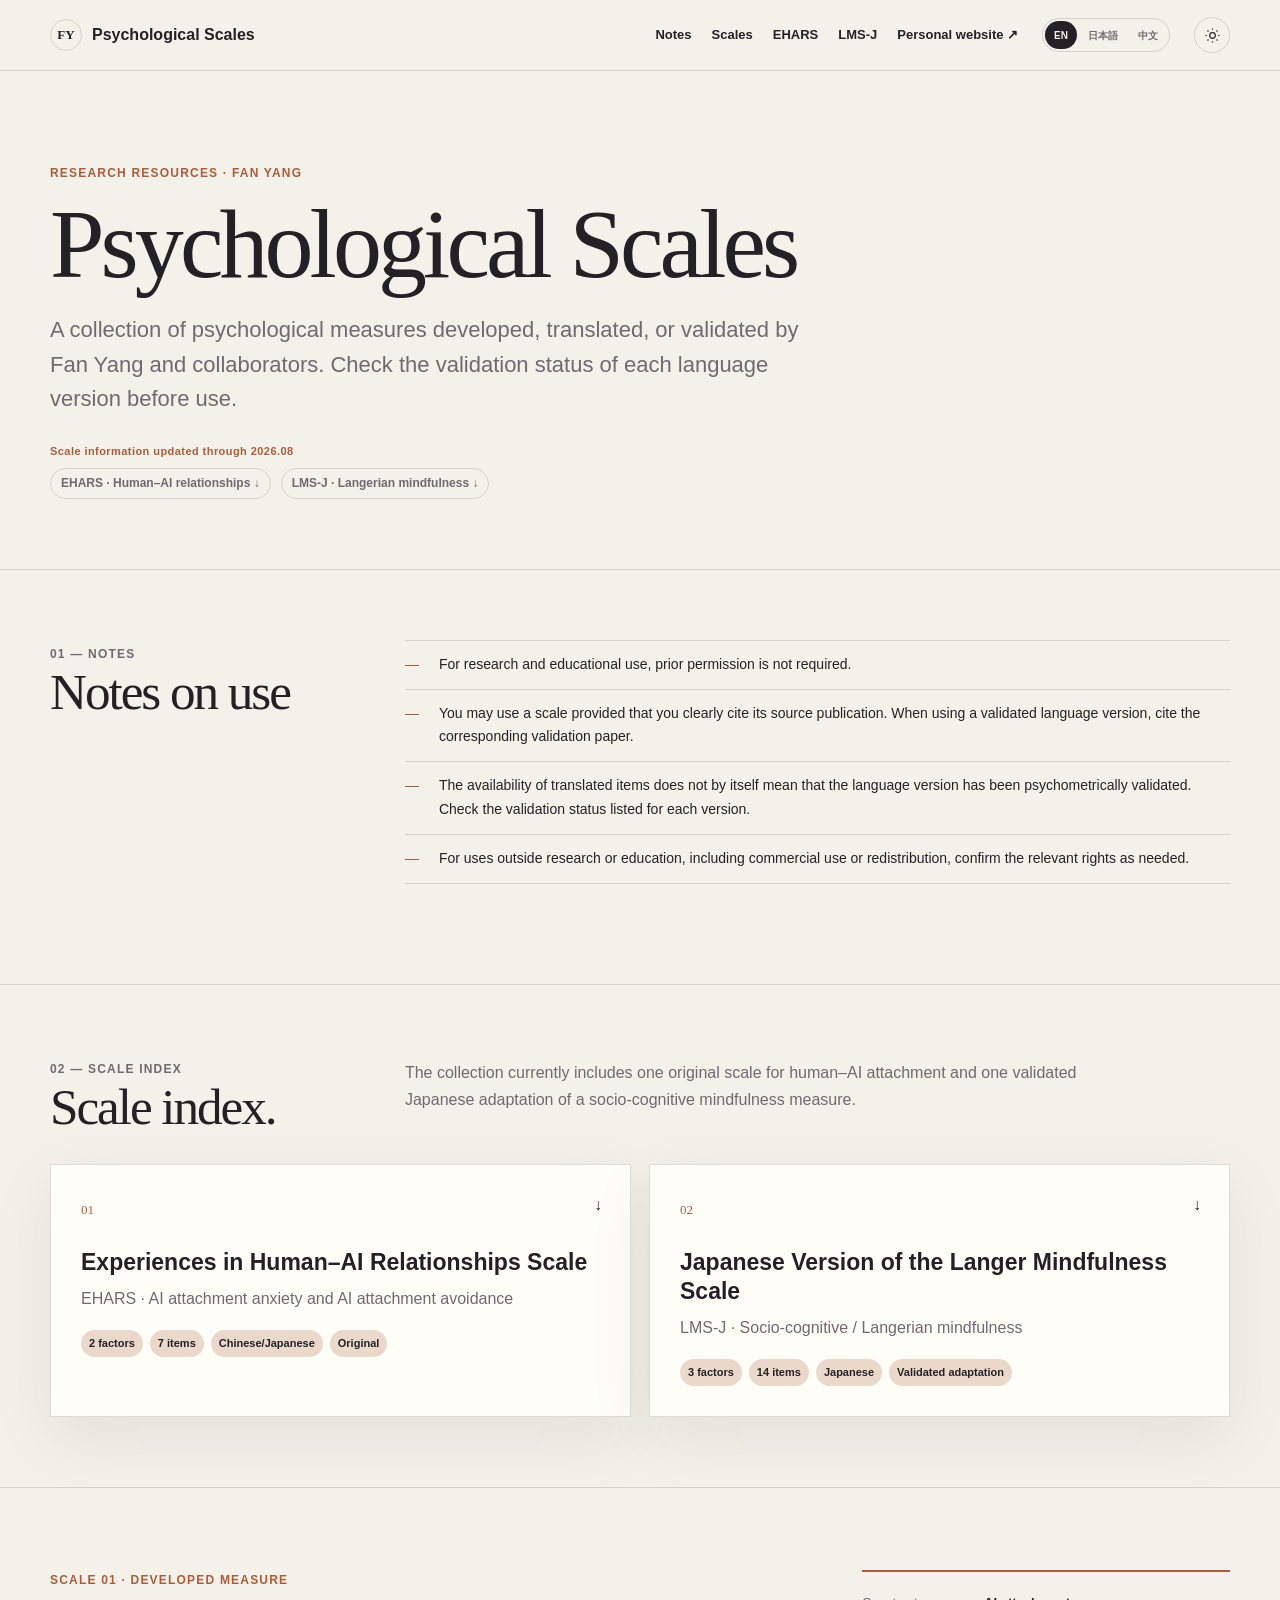
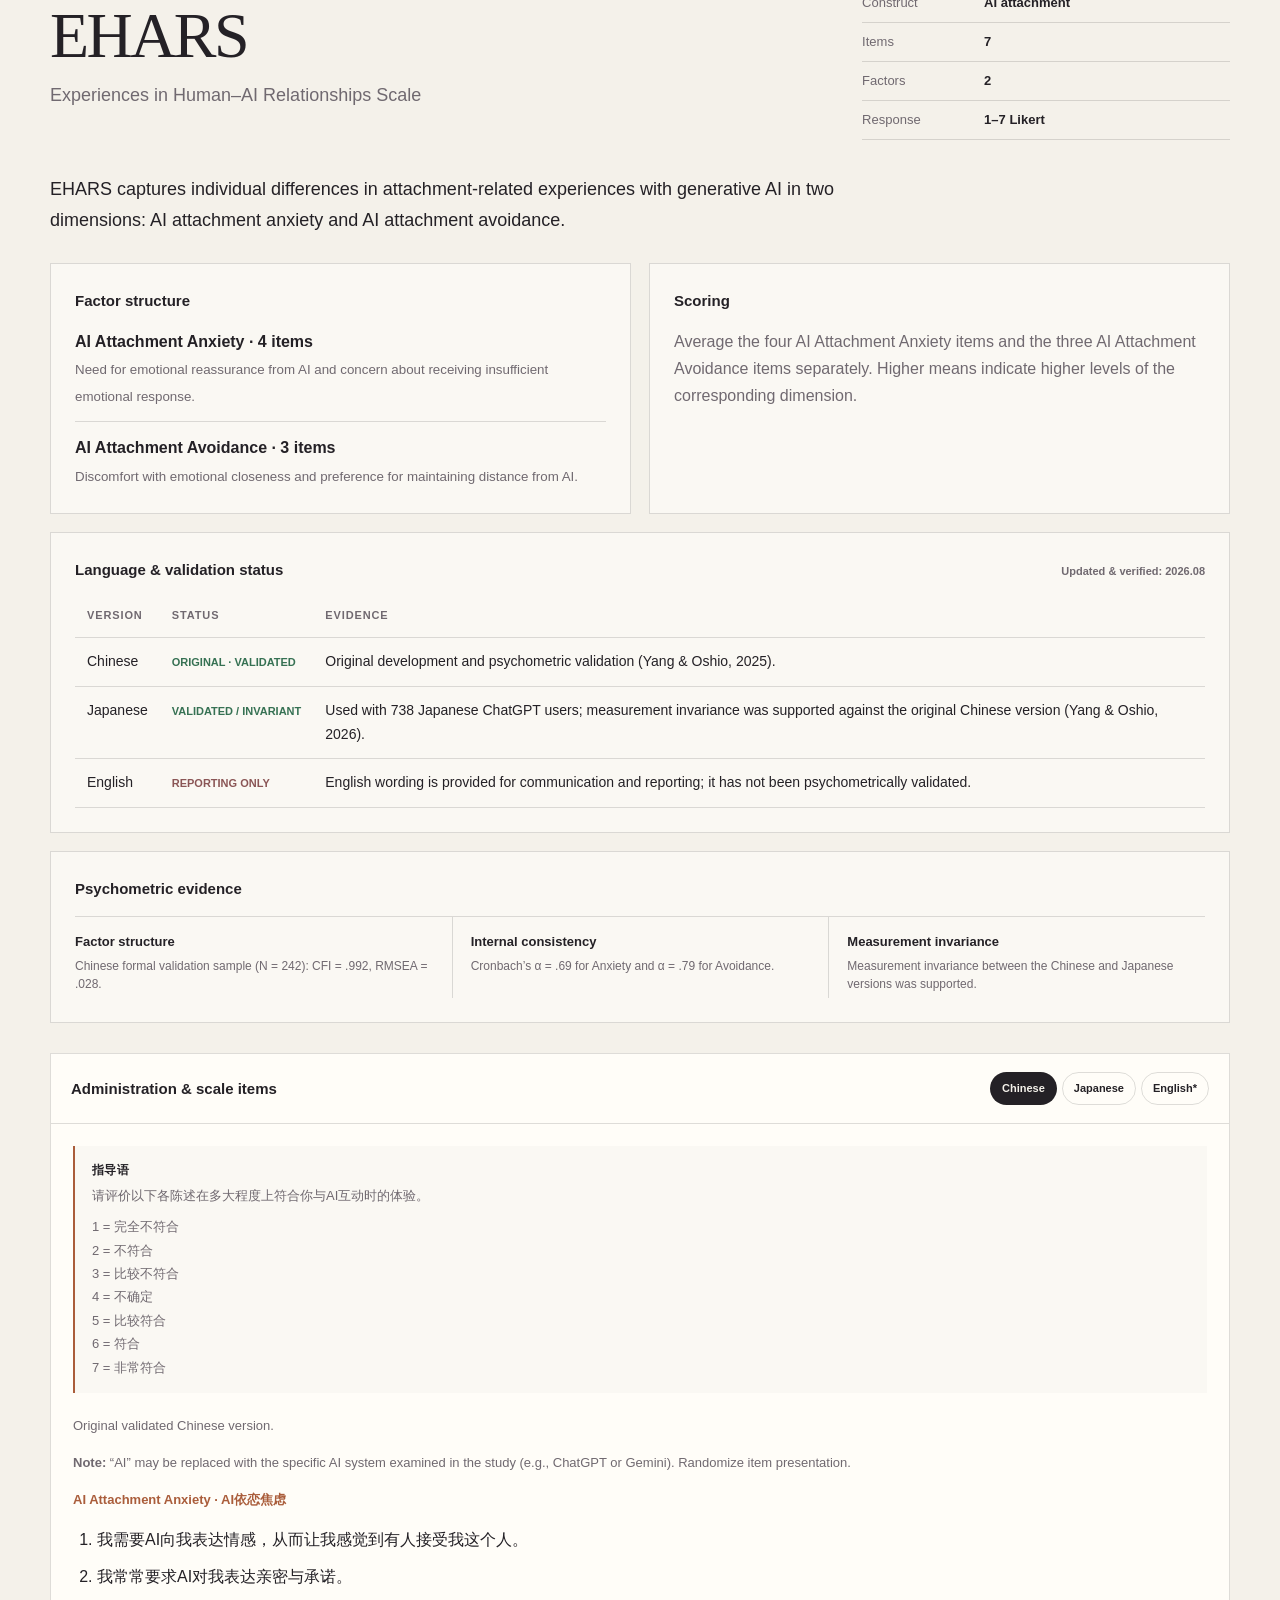
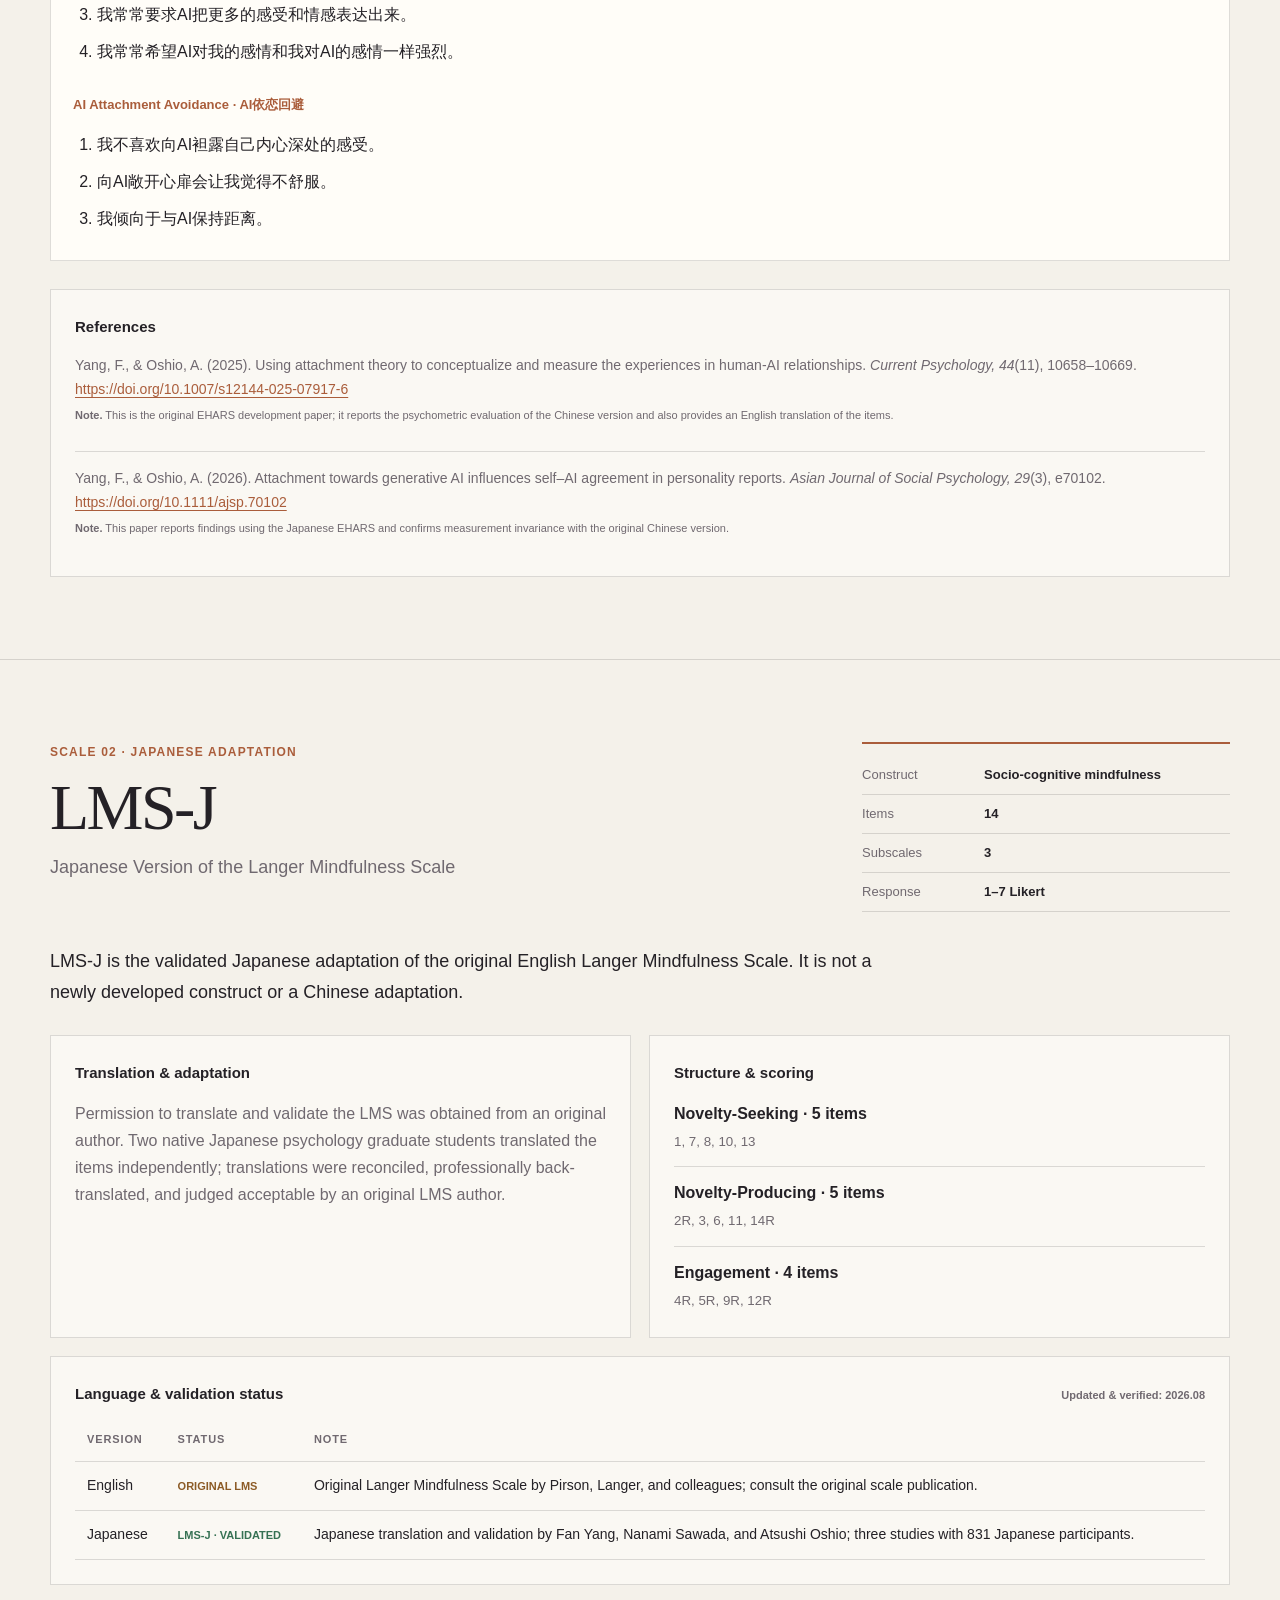
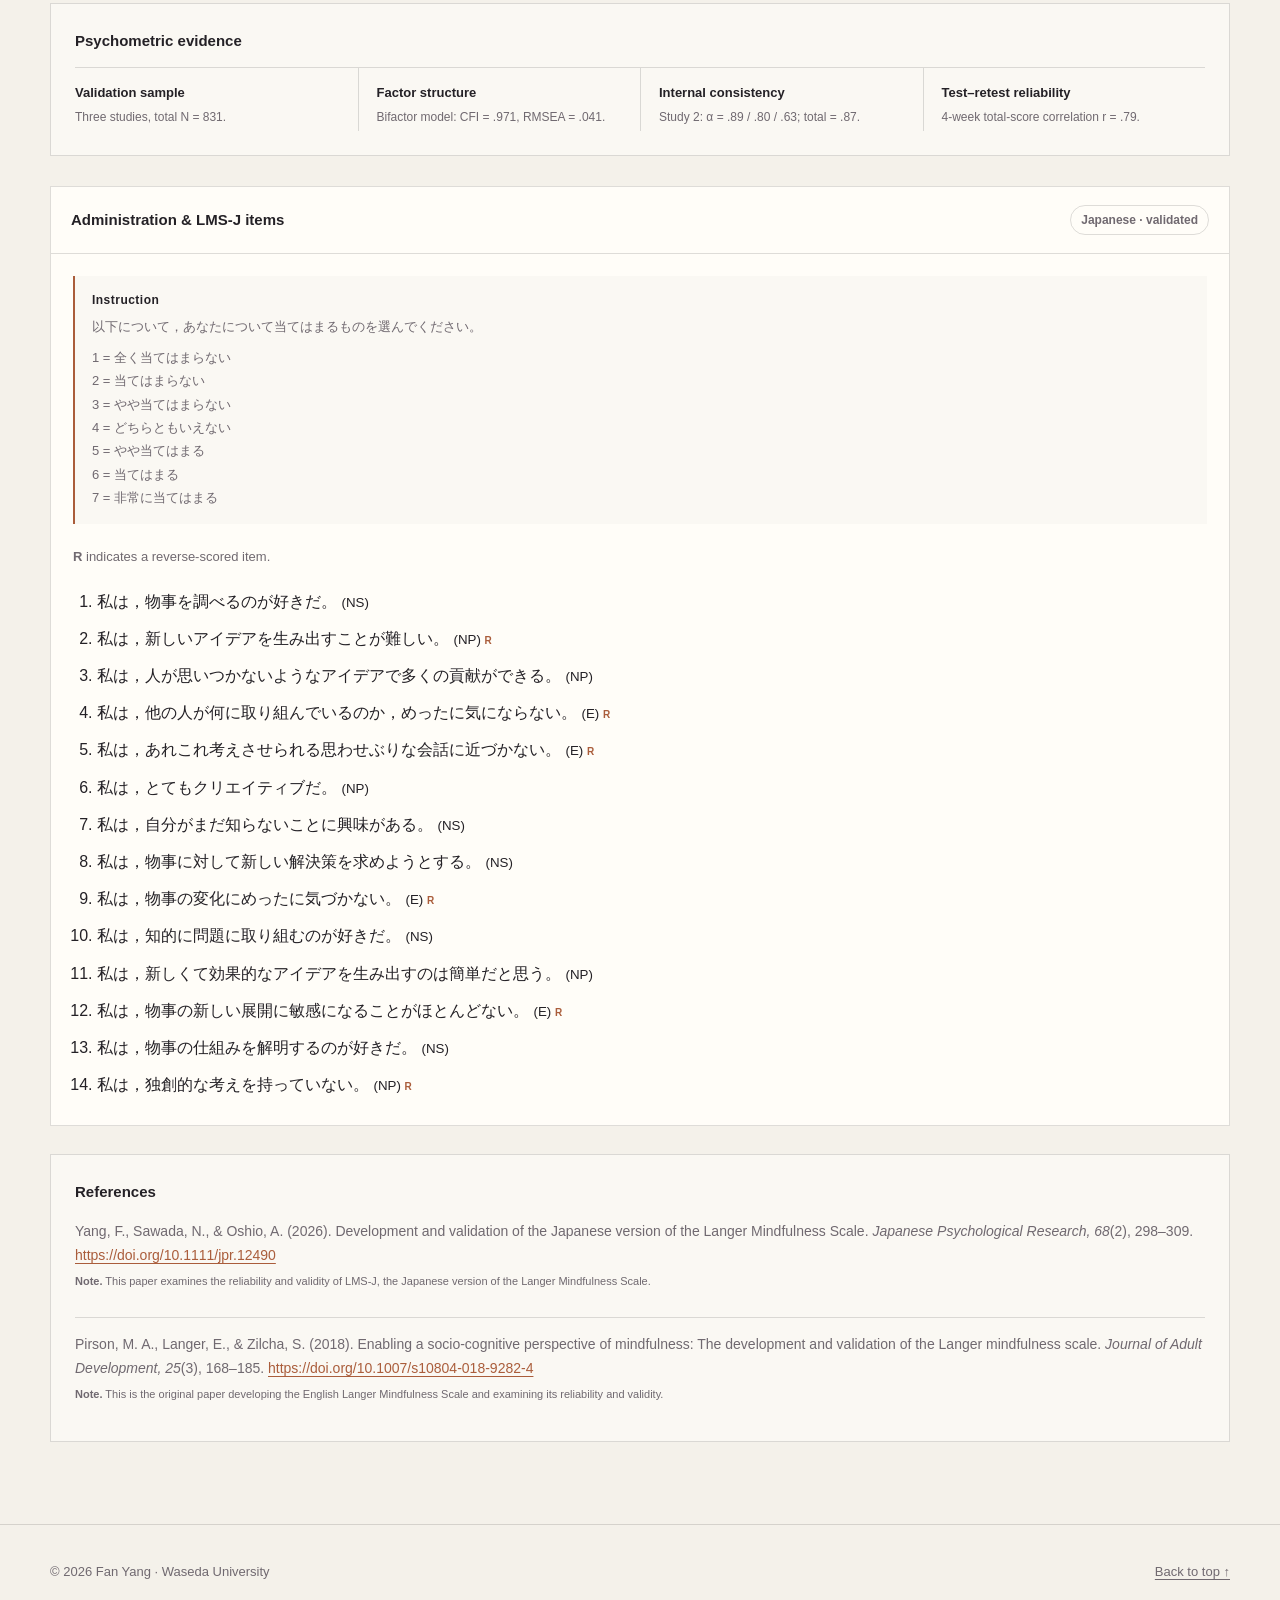
<file: scales/index.html>
<!doctype html>
<html lang="en" data-theme="light">
<head>
<meta charset="utf-8"><meta name="viewport" content="width=device-width,initial-scale=1"><meta name="theme-color" content="#f4f1ea"><meta name="description" content="Psychological scales developed, translated, and validated by Fan Yang and collaborators, including EHARS and LMS-J, with language-version validation status and administration details."><meta name="author" content="Fan Yang">
<link rel="canonical" href="https://fanyang-psy.github.io/scales/"><link rel="alternate" hreflang="en" href="https://fanyang-psy.github.io/scales/"><link rel="alternate" hreflang="ja" href="https://fanyang-psy.github.io/scales/ja.html"><link rel="alternate" hreflang="zh-Hans" href="https://fanyang-psy.github.io/scales/zh.html"><link rel="alternate" hreflang="x-default" href="https://fanyang-psy.github.io/scales/"><link rel="icon" href="https://github.com/fanyang-psy.png" type="image/png"><link rel="stylesheet" href="static.css?v=20260829-3"><title>Psychological Scales | Fan Yang</title>
<script src="/scales/language-router.js"></script><script src="/visitor-stats.js" defer></script>
</head>
<body id="top">
<header class="site-header"><div class="container nav"><a class="brand" href="/"><span class="mark">FY</span><span>Psychological Scales</span></a><nav class="nav-links"><a href="#overview">Notes</a><a href="#scales">Scales</a><a href="#ehars">EHARS</a><a href="#lms-j">LMS-J</a><a class="home-link" href="/">Personal website ↗︎</a></nav><div class="lang-switch" aria-label="Language"><a href="/scales/" aria-current="page">EN</a><a href="/scales/ja.html">日本語</a><a href="/scales/zh.html">中文</a></div><button class="icon-btn" type="button" data-theme-toggle aria-label="Switch theme"><svg class="sun-icon" viewBox="0 0 24 24"><circle cx="12" cy="12" r="4"></circle><path d="M12 2v2M12 20v2M4.93 4.93l1.42 1.42M17.66 17.66l1.41 1.41M2 12h2M20 12h2M4.93 19.07l1.42-1.42M17.66 6.34l1.41-1.41"></path></svg><svg class="moon-icon" viewBox="0 0 24 24"><path d="M21 12.79A9 9 0 1 1 11.21 3 7 7 0 0 0 21 12.79Z"></path></svg></button></div></header>
<main>
<section class="hero"><div class="container"><p class="kicker">Research resources · Fan Yang</p><h1>Psychological Scales</h1><p class="hero-copy">A collection of psychological measures developed, translated, or validated by Fan Yang and collaborators. Check the validation status of each language version before use.</p><p class="hero-updated">Scale information updated through 2026.08</p><div class="hero-meta"><a class="pill" href="#ehars">EHARS · Human–AI relationships ↓</a><a class="pill" href="#lms-j">LMS-J · Langerian mindfulness ↓</a></div></div></section>
<section class="section" id="overview"><div class="container"><div class="section-head"><div><p class="eyebrow">01 — Notes</p><h2>Notes on use</h2></div><ul class="notes-list"><li>For research and educational use, prior permission is not required.</li><li>You may use a scale provided that you clearly cite its source publication. When using a validated language version, cite the corresponding validation paper.</li><li>The availability of translated items does not by itself mean that the language version has been psychometrically validated. Check the validation status listed for each version.</li><li>For uses outside research or education, including commercial use or redistribution, confirm the relevant rights as needed.</li></ul></div></div></section>
<section class="section" id="scales"><div class="container"><div class="section-head"><div><p class="eyebrow">02 — Scale index</p><h2>Scale index.</h2></div><p>The collection currently includes one original scale for human–AI attachment and one validated Japanese adaptation of a socio-cognitive mindfulness measure.</p></div><div class="scale-index"><a class="scale-card" href="#ehars"><span class="scale-number">01</span><span class="arrow">↓</span><h3>Experiences in Human–AI Relationships Scale</h3><p>EHARS · AI attachment anxiety and AI attachment avoidance</p><div class="scale-tags"><span>2 factors</span><span>7 items</span><span>Chinese/Japanese</span><span>Original</span></div></a><a class="scale-card" href="#lms-j"><span class="scale-number">02</span><span class="arrow">↓</span><h3>Japanese Version of the Langer Mindfulness Scale</h3><p>LMS-J · Socio-cognitive / Langerian mindfulness</p><div class="scale-tags"><span>3 factors</span><span>14 items</span><span>Japanese</span><span>Validated adaptation</span></div></a></div></div></section>
<section class="section scale-section" id="ehars"><div class="container"><div class="scale-hero"><div class="scale-title"><p class="eyebrow">Scale 01 · Developed measure</p><h2>EHARS</h2><p class="full-name">Experiences in Human–AI Relationships Scale</p></div><div class="status-box"><div class="status-row"><span>Construct</span><b>AI attachment</b></div><div class="status-row"><span>Items</span><b>7</b></div><div class="status-row"><span>Factors</span><b>2</b></div><div class="status-row"><span>Response</span><b>1–7 Likert</b></div></div></div><p class="lead">EHARS captures individual differences in attachment-related experiences with generative AI in two dimensions: AI attachment anxiety and AI attachment avoidance.</p><div class="content-grid"><div class="panel"><h3>Factor structure</h3><div class="factor-list"><div class="factor"><b>AI Attachment Anxiety · 4 items</b><small>Need for emotional reassurance from AI and concern about receiving insufficient emotional response.</small></div><div class="factor"><b>AI Attachment Avoidance · 3 items</b><small>Discomfort with emotional closeness and preference for maintaining distance from AI.</small></div></div></div><div class="panel"><h3>Scoring</h3><p>Average the four AI Attachment Anxiety items and the three AI Attachment Avoidance items separately. Higher means indicate higher levels of the corresponding dimension.</p></div><div class="panel wide"><div class="panel-heading"><h3>Language & validation status</h3><span class="verified-date">Updated & verified: 2026.08</span></div><table class="versions"><thead><tr><th>Version</th><th>Status</th><th>Evidence</th></tr></thead><tbody><tr><td>Chinese</td><td><span class="status validated">ORIGINAL · VALIDATED</span></td><td>Original development and psychometric validation (Yang &amp; Oshio, 2025).</td></tr><tr><td>Japanese</td><td><span class="status validated">VALIDATED / INVARIANT</span></td><td>Used with 738 Japanese ChatGPT users; measurement invariance was supported against the original Chinese version (Yang &amp; Oshio, 2026).</td></tr><tr><td>English</td><td><span class="status unvalidated">REPORTING ONLY</span></td><td>English wording is provided for communication and reporting; it has not been psychometrically validated.</td></tr></tbody></table></div><div class="panel wide"><h3>Psychometric evidence</h3><div class="evidence-summary"><div class="evidence-item"><b>Factor structure</b><span>Chinese formal validation sample (N = 242): CFI = .992, RMSEA = .028.</span></div><div class="evidence-item"><b>Internal consistency</b><span>Cronbach’s α = .69 for Anxiety and α = .79 for Avoidance.</span></div><div class="evidence-item"><b>Measurement invariance</b><span>Measurement invariance between the Chinese and Japanese versions was supported.</span></div></div></div></div>
<div class="items-wrap" data-tabs="ehars"><div class="items-head"><h3>Administration & scale items</h3><div class="tabs" role="tablist"><button class="tab" data-target="ehars-zh" aria-selected="true">Chinese</button><button class="tab" data-target="ehars-ja" aria-selected="false">Japanese</button><button class="tab" data-target="ehars-en" aria-selected="false">English*</button></div></div><div class="tab-panel active" id="ehars-zh"><div class="instruction"><b>指导语</b><p>请评价以下各陈述在多大程度上符合你与AI互动时的体验。</p><p class="response-options">1 = 完全不符合<br>2 = 不符合<br>3 = 比较不符合<br>4 = 不确定<br>5 = 比较符合<br>6 = 符合<br>7 = 非常符合</p></div><p class="item-note">Original validated Chinese version.</p><p class="item-note"><strong>Note:</strong> “AI” may be replaced with the specific AI system examined in the study (e.g., ChatGPT or Gemini). Randomize item presentation.</p><div class="item-group"><h4>AI Attachment Anxiety · AI依恋焦虑</h4><ol class="item-list"><li>我需要AI向我表达情感，从而让我感觉到有人接受我这个人。</li><li>我常常要求AI对我表达亲密与承诺。</li><li>我常常要求AI把更多的感受和情感表达出来。</li><li>我常常希望AI对我的感情和我对AI的感情一样强烈。</li></ol></div><div class="item-group"><h4>AI Attachment Avoidance · AI依恋回避</h4><ol class="item-list"><li>我不喜欢向AI袒露自己内心深处的感受。</li><li>向AI敞开心扉会让我觉得不舒服。</li><li>我倾向于与AI保持距离。</li></ol></div></div><div class="tab-panel" id="ehars-ja"><div class="instruction"><b>教示</b><p>以下の各項目が、AIとのやり取りにおけるあなたの経験にどの程度当てはまるかを回答してください。</p><p class="response-options">1 = 全く当てはまらない<br>2 = 当てはまらない<br>3 = やや当てはまらない<br>4 = どちらともいえない<br>5 = やや当てはまる<br>6 = 当てはまる<br>7 = 非常に当てはまる</p></div><p class="item-note"><strong>Note:</strong> “AI” may be replaced with the specific AI system examined in the study (e.g., ChatGPT or Gemini). Randomize item presentation.</p><div class="item-group"><h4>AI愛着不安 · 4項目</h4><ol class="item-list"><li>私はAIに感情を示してもらうことで、自分が受け入れられていると感じたい。</li><li>私はしばしばAIに対して、自分との親密さや自分への誠実さを示すよう求める。</li><li>私はよくAIに、もっと感情や愛情を示してほしいと求めることがある。</li><li>私がAIに抱いているのと同じくらい強い気持ちを、AIも私に向けてくれたらとよく思う。</li></ol></div><div class="item-group"><h4>AI愛着回避 · 3項目</h4><ol class="item-list"><li>私は、AIに本当の気持ちをあまり見せたくない。</li><li>私は、AIに対して心を開くことに抵抗がある。</li><li>私は、AIに近づきすぎない方がいいと思っている。</li></ol></div></div><div class="tab-panel" id="ehars-en"><div class="instruction"><b>Instruction</b><p>Rate the extent to which each statement describes your experiences with AI.</p><p class="response-options">1 = strongly disagree<br>2 = disagree<br>3 = somewhat disagree<br>4 = neither agree nor disagree<br>5 = somewhat agree<br>6 = agree<br>7 = strongly agree</p></div><p class="item-note"><strong>Important:</strong> The English wording is for communication/reporting only and has not been psychometrically validated.</p><p class="item-note"><strong>Note:</strong> “AI” may be replaced with the specific AI system examined in the study (e.g., ChatGPT or Gemini). Randomize item presentation.</p><div class="item-group"><h4>AI Attachment Anxiety · 4 items</h4><ol class="item-list"><li>I need shows of affection from AI to feel that someone accepts me as I am.</li><li>I often ask AI to express intimacy and commitment to me.</li><li>I often ask AI to show more feeling and affection.</li><li>I often wish that AI’s feelings toward me were as strong as my feelings for it.</li></ol></div><div class="item-group"><h4>AI Attachment Avoidance · 3 items</h4><ol class="item-list"><li>I prefer not to show AI how I feel deep down.</li><li>I don’t feel comfortable opening up to AI.</li><li>I prefer not to be too close to AI.</li></ol></div></div></div>
<div class="content-grid"><div class="panel wide"><h3>References</h3><div class="refs"><div class="ref"><p>Yang, F., &amp; Oshio, A. (2025). Using attachment theory to conceptualize and measure the experiences in human-AI relationships. <em>Current Psychology, 44</em>(11), 10658–10669. <a href="https://doi.org/10.1007/s12144-025-07917-6">https://doi.org/10.1007/s12144-025-07917-6</a></p><span class="ref-note"><strong>Note.</strong> This is the original EHARS development paper; it reports the psychometric evaluation of the Chinese version and also provides an English translation of the items.</span></div><div class="ref"><p>Yang, F., &amp; Oshio, A. (2026). Attachment towards generative AI influences self–AI agreement in personality reports. <em>Asian Journal of Social Psychology, 29</em>(3), e70102. <a href="https://doi.org/10.1111/ajsp.70102">https://doi.org/10.1111/ajsp.70102</a></p><span class="ref-note"><strong>Note.</strong> This paper reports findings using the Japanese EHARS and confirms measurement invariance with the original Chinese version.</span></div></div></div></div></div></section>
<section class="section scale-section" id="lms-j"><div class="container"><div class="scale-hero"><div class="scale-title"><p class="eyebrow">Scale 02 · Japanese adaptation</p><h2>LMS-J</h2><p class="full-name">Japanese Version of the Langer Mindfulness Scale</p></div><div class="status-box"><div class="status-row"><span>Construct</span><b>Socio-cognitive mindfulness</b></div><div class="status-row"><span>Items</span><b>14</b></div><div class="status-row"><span>Subscales</span><b>3</b></div><div class="status-row"><span>Response</span><b>1–7 Likert</b></div></div></div><p class="lead">LMS-J is the validated Japanese adaptation of the original English Langer Mindfulness Scale. It is not a newly developed construct or a Chinese adaptation.</p><div class="content-grid"><div class="panel"><h3>Translation & adaptation</h3><p>Permission to translate and validate the LMS was obtained from an original author. Two native Japanese psychology graduate students translated the items independently; translations were reconciled, professionally back-translated, and judged acceptable by an original LMS author.</p></div><div class="panel"><h3>Structure & scoring</h3><div class="factor-list"><div class="factor"><b>Novelty-Seeking · 5 items</b><small>1, 7, 8, 10, 13</small></div><div class="factor"><b>Novelty-Producing · 5 items</b><small>2R, 3, 6, 11, 14R</small></div><div class="factor"><b>Engagement · 4 items</b><small>4R, 5R, 9R, 12R</small></div></div></div><div class="panel wide"><div class="panel-heading"><h3>Language & validation status</h3><span class="verified-date">Updated & verified: 2026.08</span></div><table class="versions"><thead><tr><th>Version</th><th>Status</th><th>Note</th></tr></thead><tbody><tr><td>English</td><td><span class="status adapted">ORIGINAL LMS</span></td><td>Original Langer Mindfulness Scale by Pirson, Langer, and colleagues; consult the original scale publication.</td></tr><tr><td>Japanese</td><td><span class="status validated">LMS-J · VALIDATED</span></td><td>Japanese translation and validation by Fan Yang, Nanami Sawada, and Atsushi Oshio; three studies with 831 Japanese participants.</td></tr></tbody></table></div><div class="panel wide"><h3>Psychometric evidence</h3><div class="evidence-summary four"><div class="evidence-item"><b>Validation sample</b><span>Three studies, total N = 831.</span></div><div class="evidence-item"><b>Factor structure</b><span>Bifactor model: CFI = .971, RMSEA = .041.</span></div><div class="evidence-item"><b>Internal consistency</b><span>Study 2: α = .89 / .80 / .63; total = .87.</span></div><div class="evidence-item"><b>Test–retest reliability</b><span>4-week total-score correlation r = .79.</span></div></div></div></div><div class="items-wrap"><div class="items-head"><h3>Administration & LMS-J items</h3><div class="tabs"><span class="pill">Japanese · validated</span></div></div><div class="tab-panel active"><div class="instruction"><b>Instruction</b><p>以下について，あなたについて当てはまるものを選んでください。</p><p class="response-options">1 = 全く当てはまらない<br>2 = 当てはまらない<br>3 = やや当てはまらない<br>4 = どちらともいえない<br>5 = やや当てはまる<br>6 = 当てはまる<br>7 = 非常に当てはまる</p></div><p class="item-note"><strong>R</strong> indicates a reverse-scored item.</p><ol class="item-list"><li>私は，物事を調べるのが好きだ。 <small>(NS)</small></li><li>私は，新しいアイデアを生み出すことが難しい。 <small>(NP) <span class="reverse">R</span></small></li><li>私は，人が思いつかないようなアイデアで多くの貢献ができる。 <small>(NP)</small></li><li>私は，他の人が何に取り組んでいるのか，めったに気にならない。 <small>(E) <span class="reverse">R</span></small></li><li>私は，あれこれ考えさせられる思わせぶりな会話に近づかない。 <small>(E) <span class="reverse">R</span></small></li><li>私は，とてもクリエイティブだ。 <small>(NP)</small></li><li>私は，自分がまだ知らないことに興味がある。 <small>(NS)</small></li><li>私は，物事に対して新しい解決策を求めようとする。 <small>(NS)</small></li><li>私は，物事の変化にめったに気づかない。 <small>(E) <span class="reverse">R</span></small></li><li>私は，知的に問題に取り組むのが好きだ。 <small>(NS)</small></li><li>私は，新しくて効果的なアイデアを生み出すのは簡単だと思う。 <small>(NP)</small></li><li>私は，物事の新しい展開に敏感になることがほとんどない。 <small>(E) <span class="reverse">R</span></small></li><li>私は，物事の仕組みを解明するのが好きだ。 <small>(NS)</small></li><li>私は，独創的な考えを持っていない。 <small>(NP) <span class="reverse">R</span></small></li></ol></div></div><div class="content-grid"><div class="panel wide"><h3>References</h3><div class="refs"><div class="ref"><p>Yang, F., Sawada, N., &amp; Oshio, A. (2026). Development and validation of the Japanese version of the Langer Mindfulness Scale. <em>Japanese Psychological Research, 68</em>(2), 298–309. <a href="https://doi.org/10.1111/jpr.12490">https://doi.org/10.1111/jpr.12490</a></p><span class="ref-note"><strong>Note.</strong> This paper examines the reliability and validity of LMS-J, the Japanese version of the Langer Mindfulness Scale.</span></div><div class="ref"><p>Pirson, M. A., Langer, E., &amp; Zilcha, S. (2018). Enabling a socio-cognitive perspective of mindfulness: The development and validation of the Langer mindfulness scale. <em>Journal of Adult Development, 25</em>(3), 168–185. <a href="https://doi.org/10.1007/s10804-018-9282-4">https://doi.org/10.1007/s10804-018-9282-4</a></p><span class="ref-note"><strong>Note.</strong> This is the original paper developing the English Langer Mindfulness Scale and examining its reliability and validity.</span></div></div></div></div></div></section>
</main><footer class="footer"><div class="container footer-inner"><span>© 2026 Fan Yang · Waseda University</span><a href="#top">Back to top ↑</a></div></footer><script src="/scales/scale-tabs.js"></script>
</body></html>
</file>
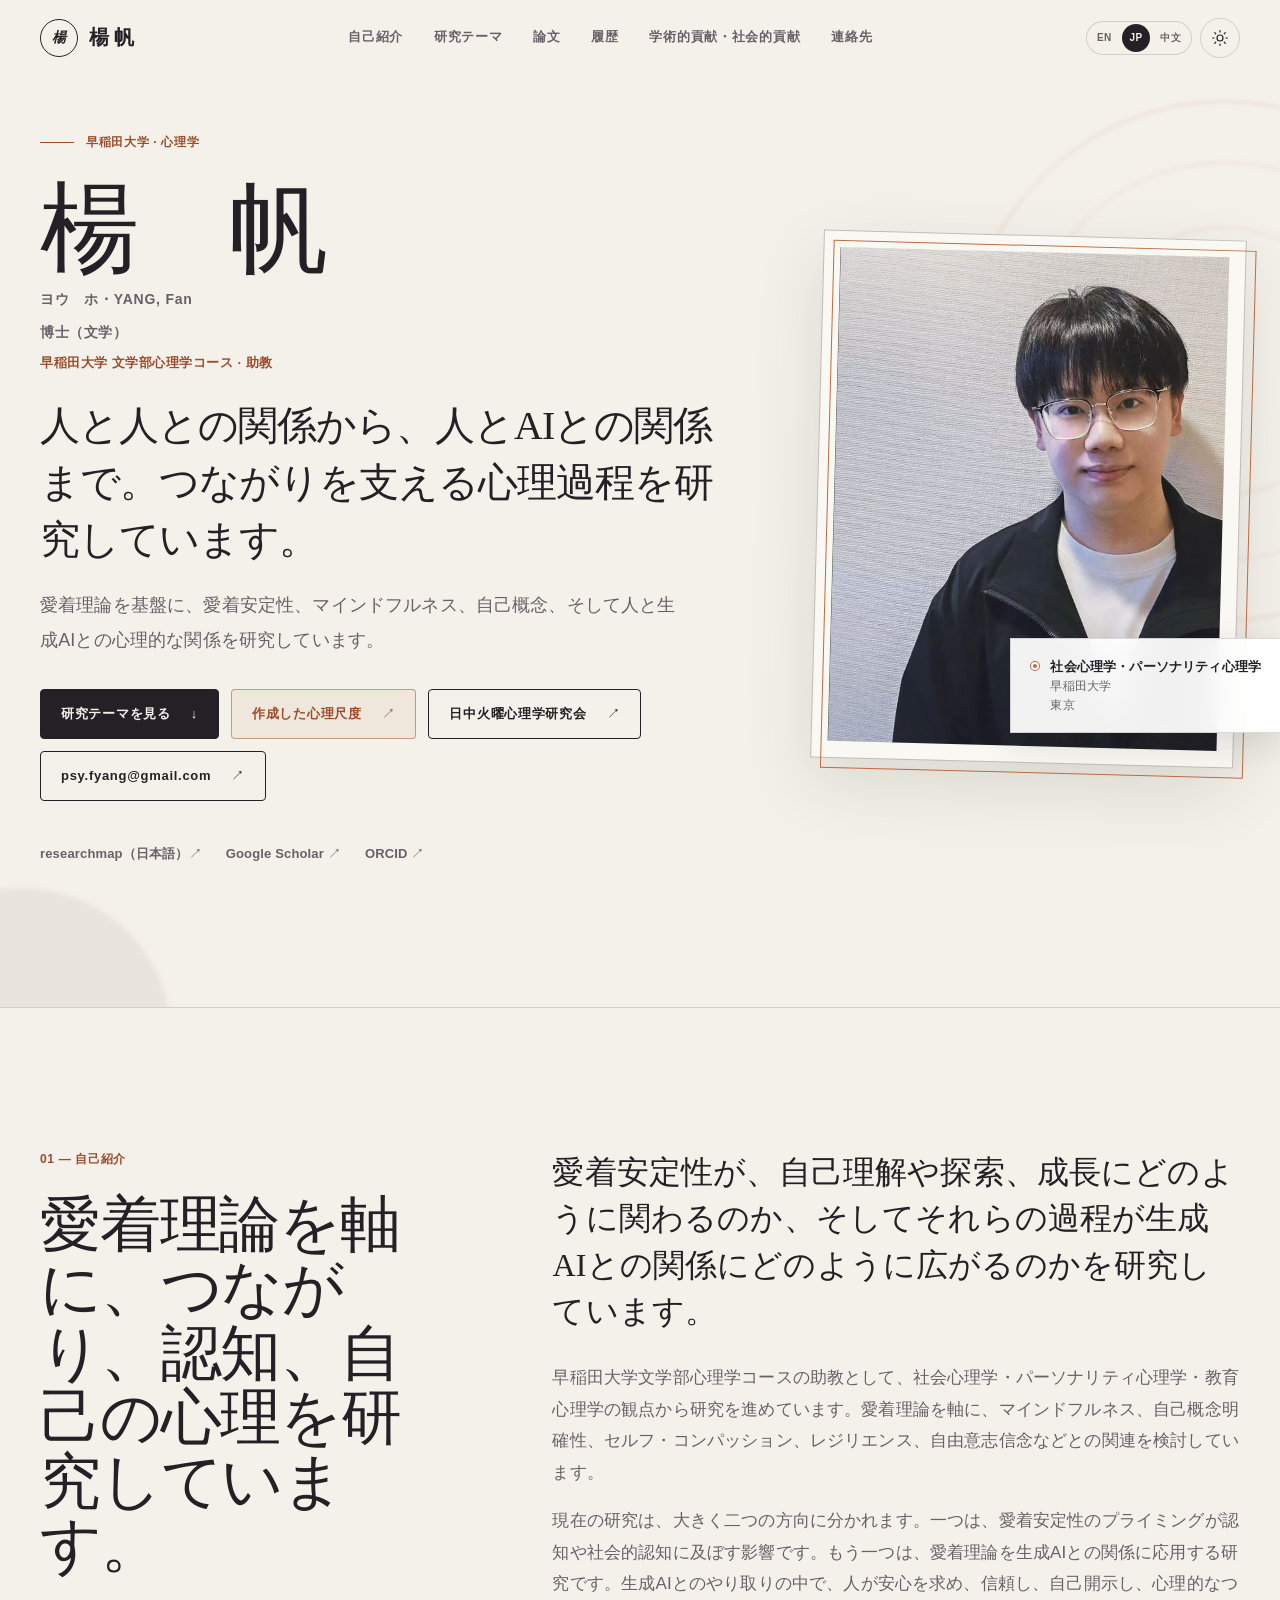
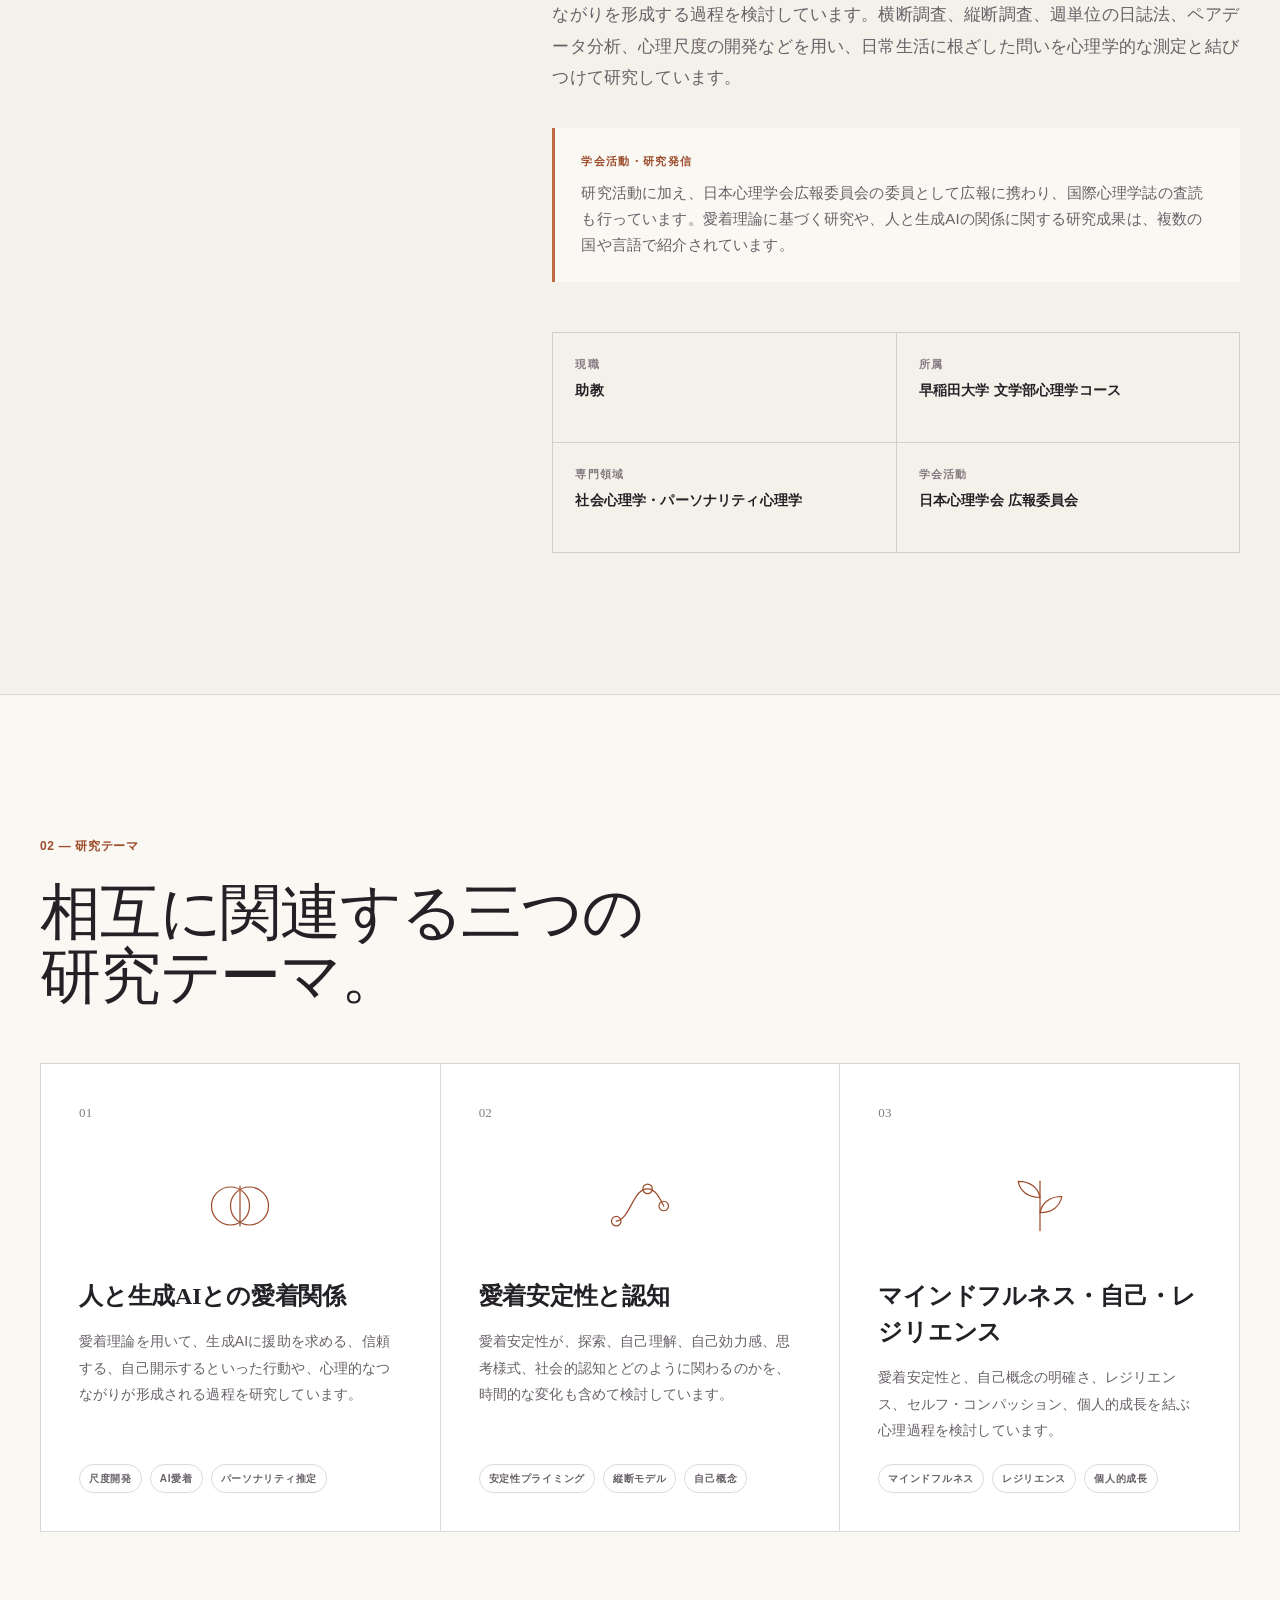
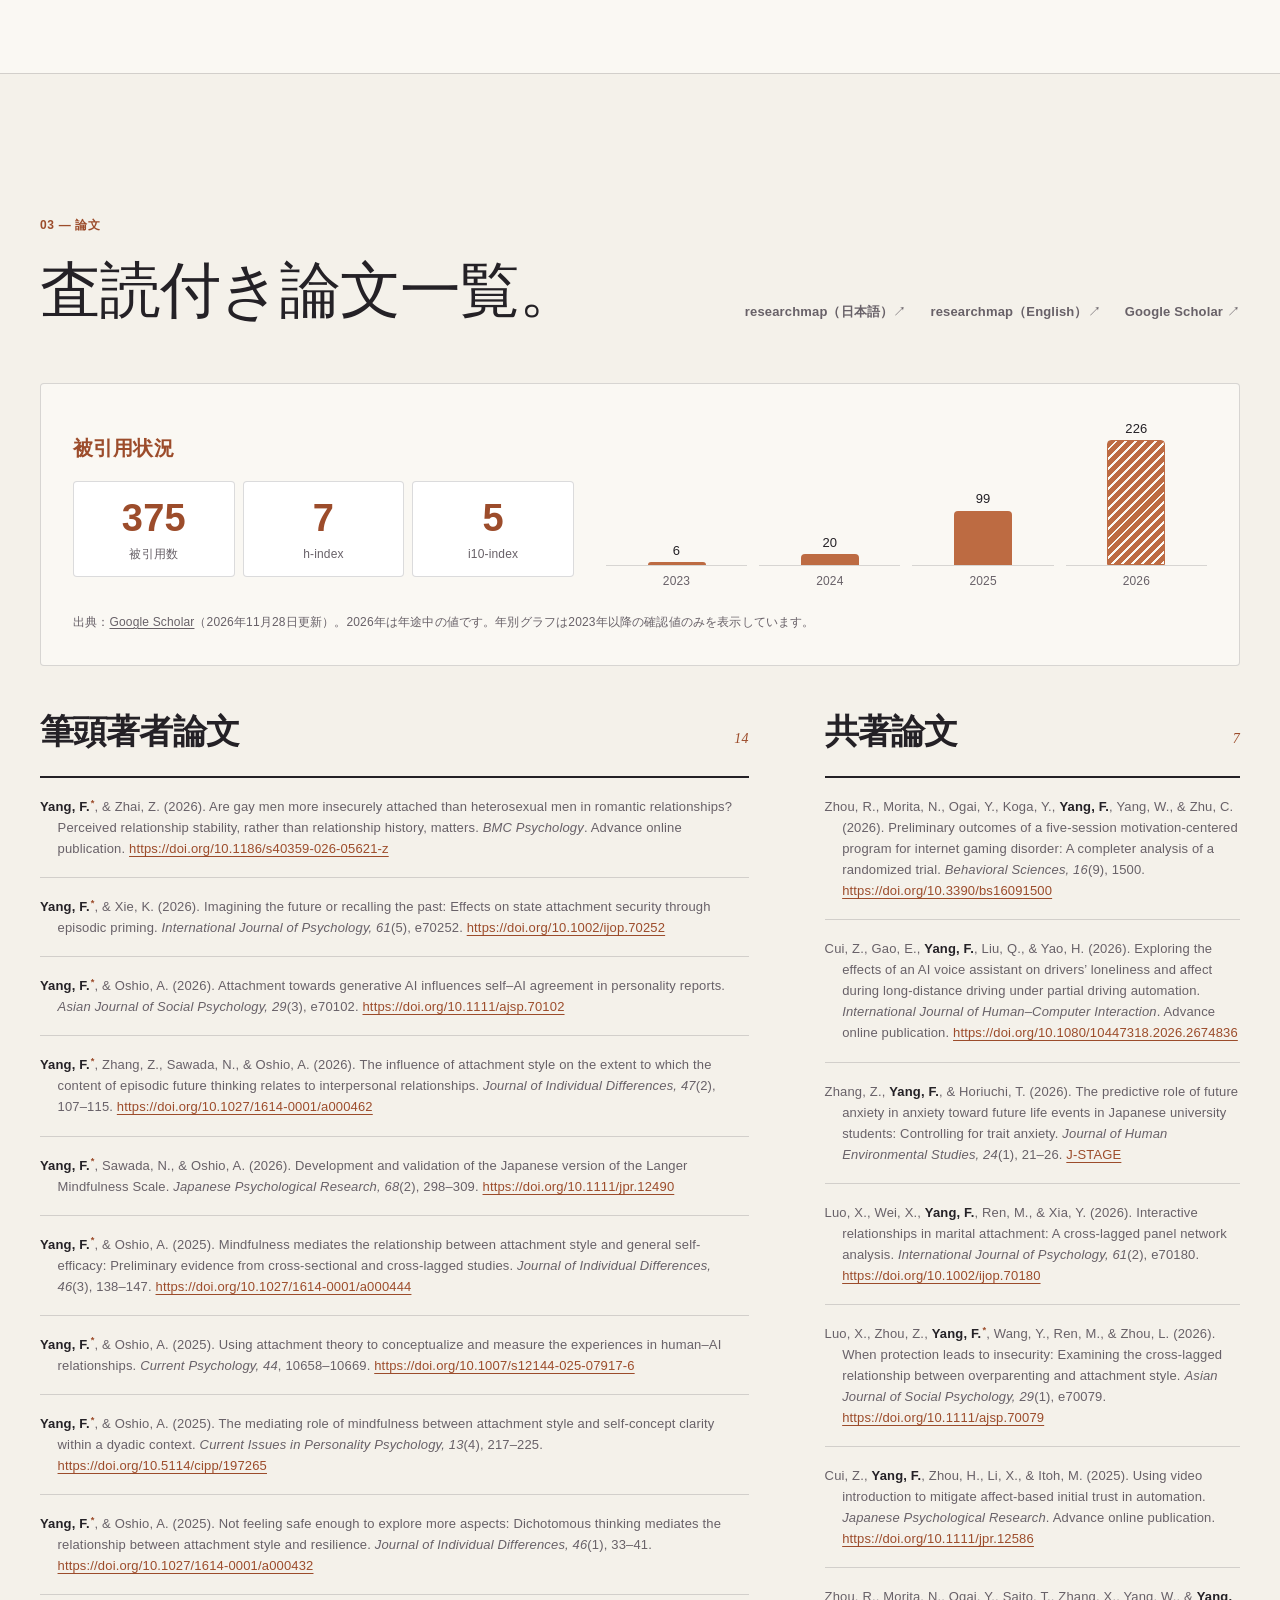
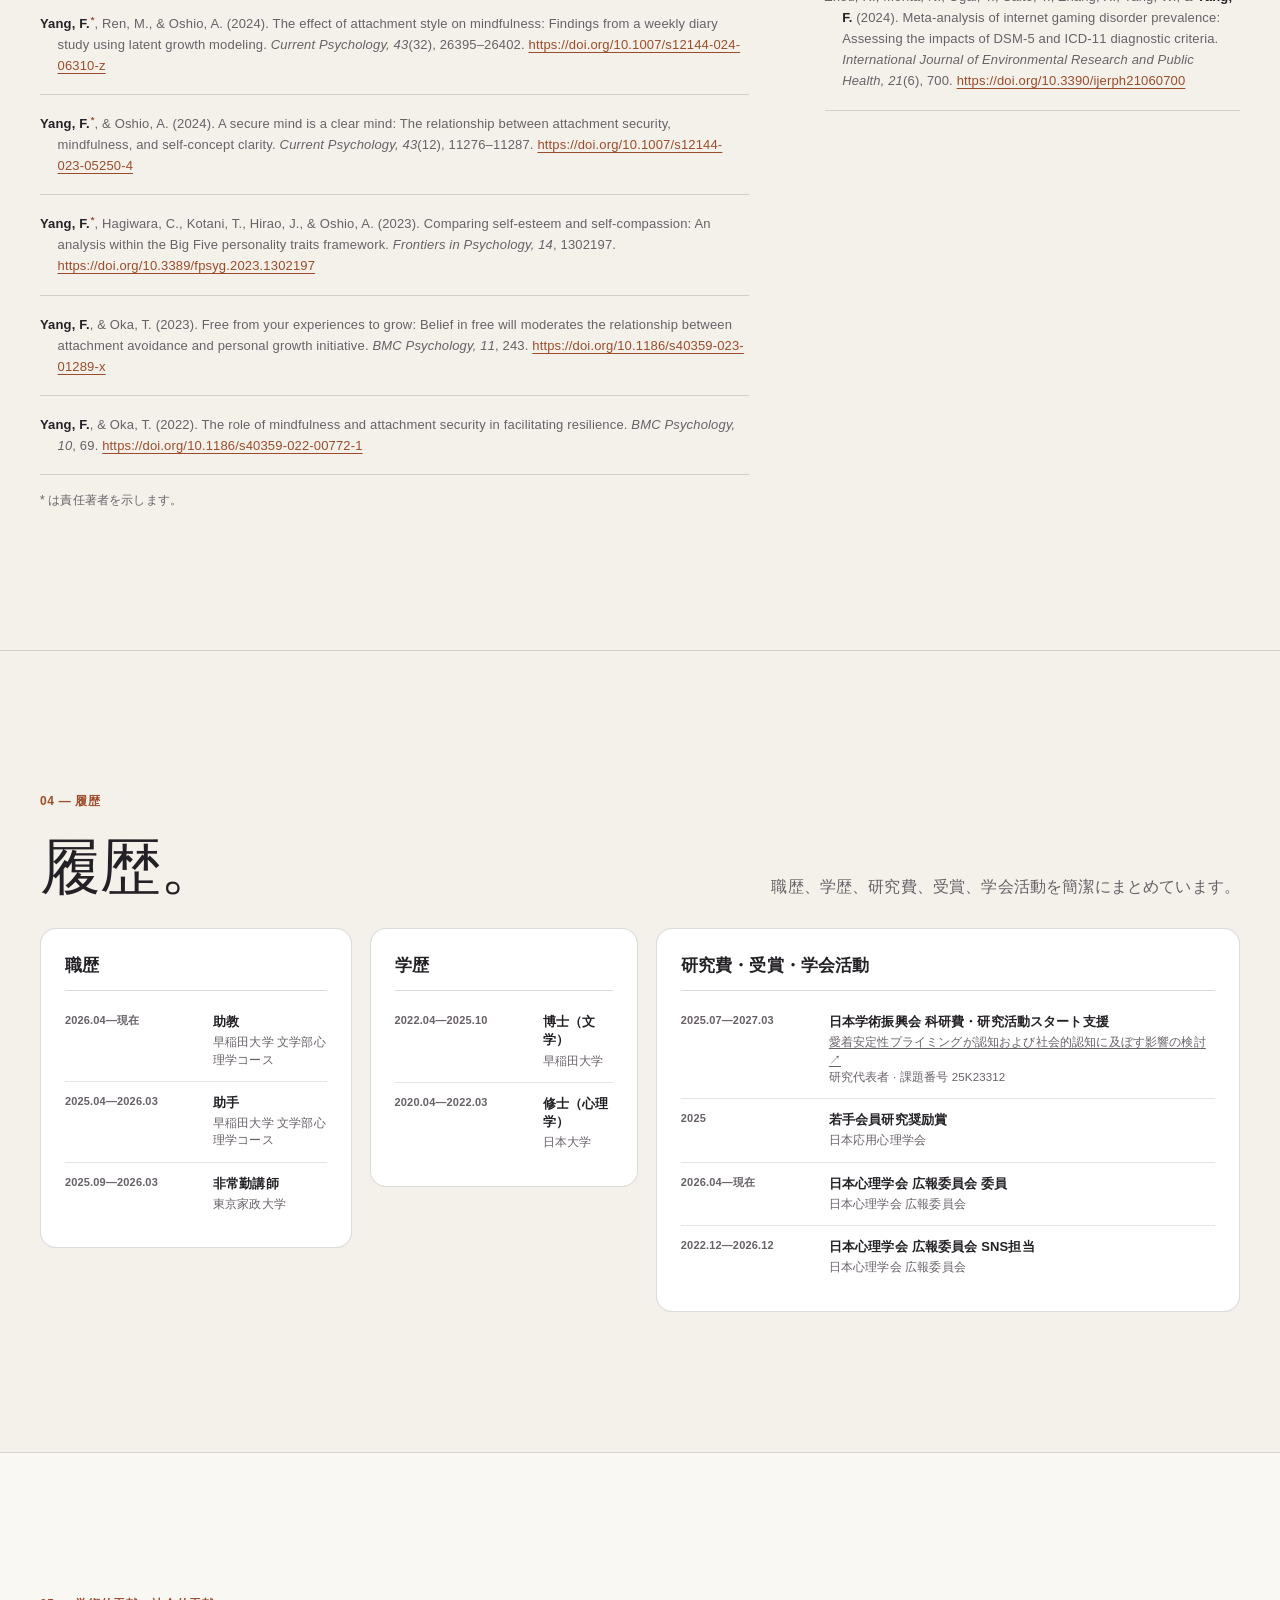
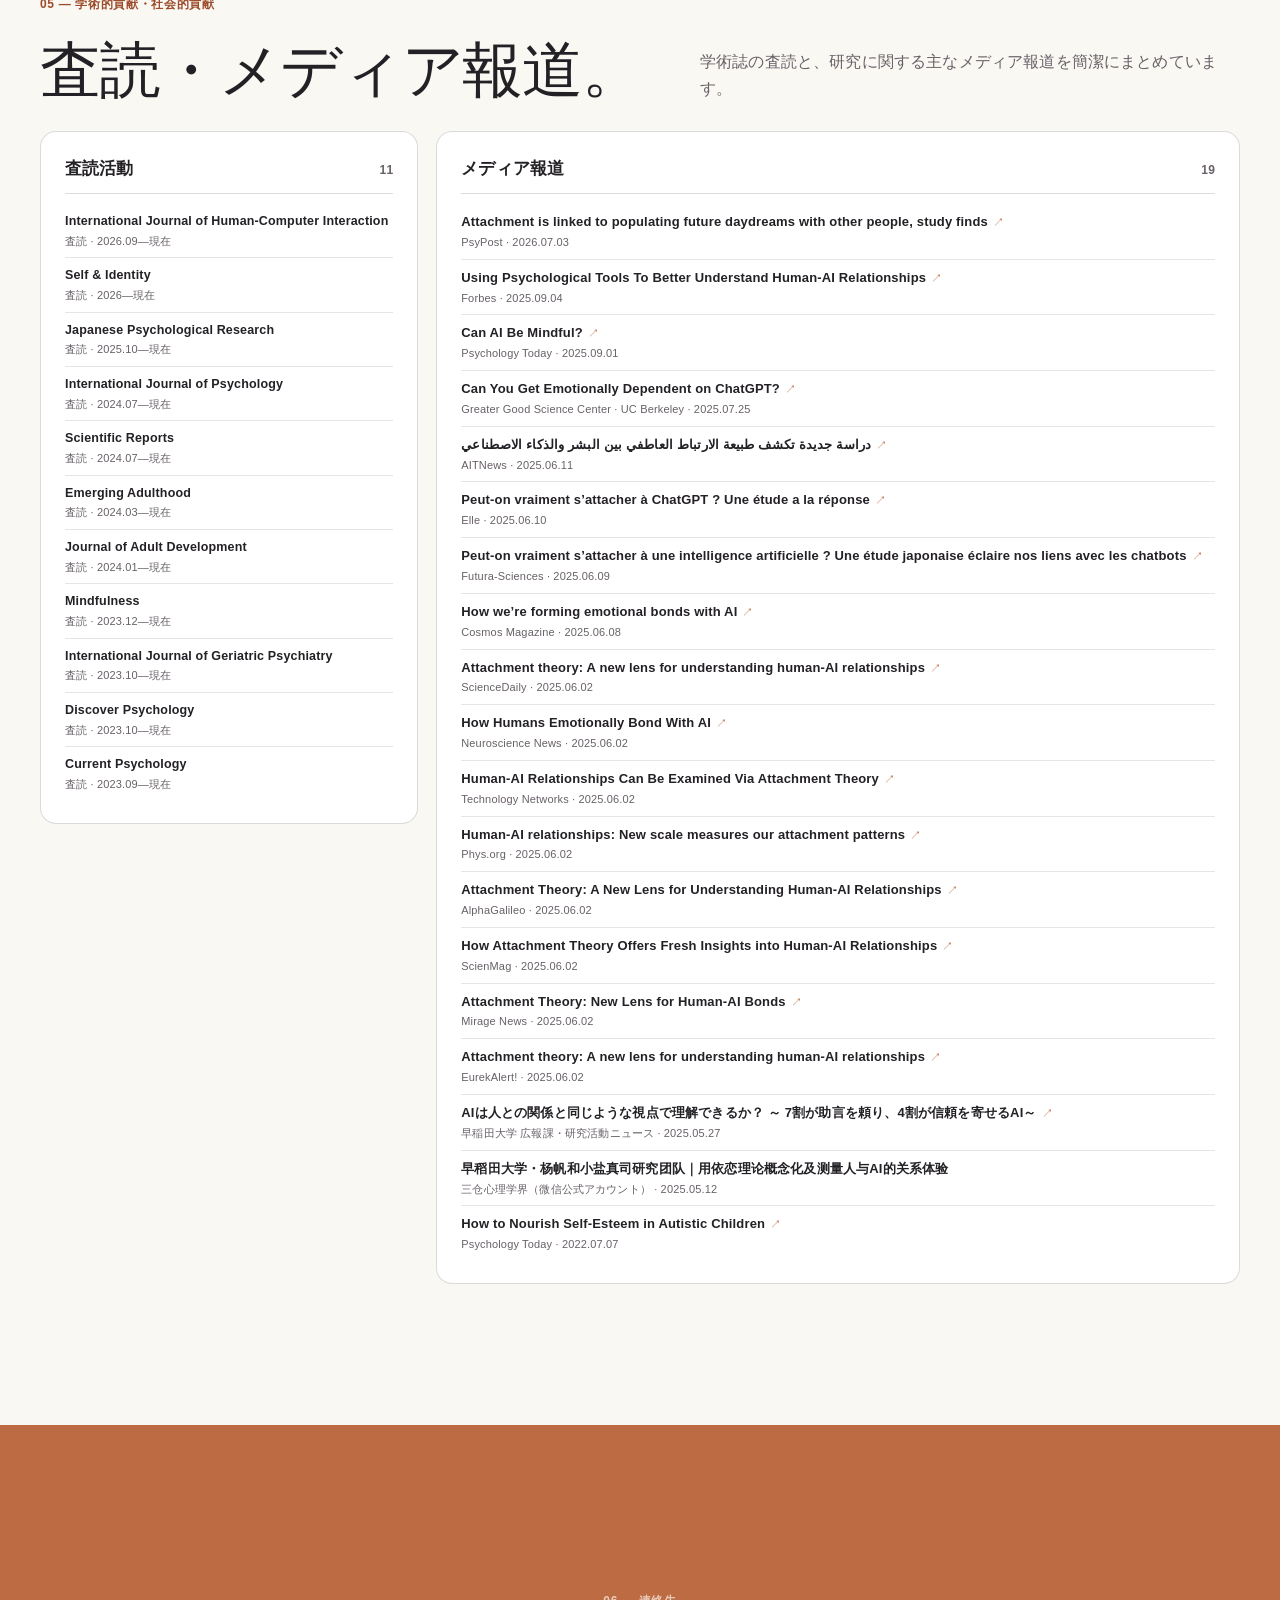
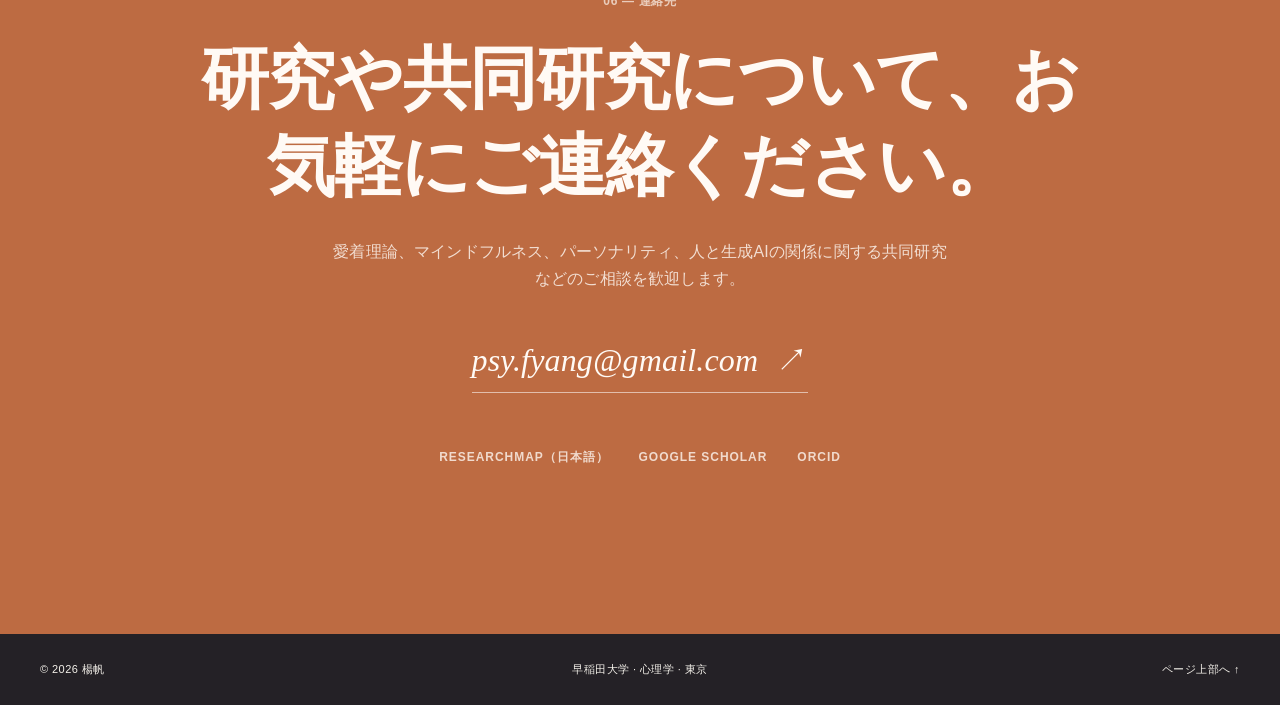
<file: ja.html>
<!doctype html>
<html lang="ja" data-theme="light">
  <head>
    <meta charset="utf-8">
    <meta name="viewport" content="width=device-width, initial-scale=1">
    <meta name="theme-color" content="#f4f1ea">
    <meta name="description" content="早稲田大学文学部心理学コース助教・楊帆の研究者プロフィール。愛着理論を基盤に、愛着安定性、マインドフルネス、自己概念、人と生成AIとの心理的な関係を研究しています。">
    <meta name="author" content="楊帆">
    <meta property="og:type" content="profile">
    <meta property="og:url" content="https://fanyang-psy.github.io/ja.html">
    <meta property="og:title" content="楊帆｜心理学研究者">
    <meta property="og:description" content="愛着理論、マインドフルネス、自己概念、人と生成AIとの心理的な関係に関する研究。">
    <meta property="og:image" content="https://fanyang-psy.github.io/assets/fan-yang-official.png">
    <meta name="twitter:card" content="summary">
    <link rel="canonical" href="https://fanyang-psy.github.io/ja.html">
    <link rel="alternate" hreflang="en" href="https://fanyang-psy.github.io/">
    <link rel="alternate" hreflang="ja" href="https://fanyang-psy.github.io/ja.html">
    <link rel="icon" href="https://github.com/fanyang-psy.png" type="image/png">
    <link rel="stylesheet" href="styles.css?v=20260915-1">
    <style>
      .hero h1.hero-name {
        max-width: 720px;
        margin-bottom: 12px;
        font-size: clamp(62px, 7.7vw, 104px);
        letter-spacing: -0.045em;
        line-height: 0.98;
      }
      .hero-name-roman {
        display: block;
        margin-top: 16px;
        color: var(--muted);
        font-family: var(--sans);
        font-size: clamp(15px, 1.6vw, 19px);
        font-weight: 650;
        letter-spacing: 0.08em;
        line-height: 1.2;
      }
      .hero-role {
        margin: 0 0 24px;
        color: var(--accent-deep);
        font-size: 13px;
        font-weight: 750;
        letter-spacing: 0.04em;
      }
      .hero-tagline {
        max-width: 700px;
        margin: 0 0 20px;
        font-family: "Yu Mincho", "Hiragino Mincho ProN", var(--display);
        font-size: clamp(27px, 3.15vw, 40px);
        font-weight: 500;
        letter-spacing: -0.025em;
        line-height: 1.42;
      }
      .page-ja .hero .hero-intro {
        max-width: 640px;
        margin-bottom: 32px;
        font-size: clamp(16px, 1.55vw, 18px);
        line-height: 1.9;
      }
      .menu-toggle {
        gap: 4px;
      }
      .menu-toggle span,
      .menu-toggle span + span {
        width: 18px;
        height: 1.5px;
        margin-top: 0;
        border-radius: 999px;
        transition: transform 180ms ease, opacity 180ms ease;
      }
      .menu-toggle[aria-expanded="true"] span:first-child {
        transform: translateY(5.5px) rotate(45deg);
      }
      .menu-toggle[aria-expanded="true"] span:nth-child(2) {
        opacity: 0;
        transform: scaleX(0.25);
      }
      .menu-toggle[aria-expanded="true"] span:last-child {
        transform: translateY(-5.5px) rotate(-45deg);
      }
      @media (max-width: 680px) {
        .hero h1.hero-name {
          font-size: clamp(58px, 18vw, 82px);
        }
        .hero-tagline {
          font-size: clamp(26px, 8.4vw, 36px);
        }
      }
    </style>
    <title>楊帆｜心理学研究者</title>
    <script src="/visitor-stats.js" defer></script>
<style>.citation-panel{margin:0 0 36px;padding:clamp(18px,3vw,32px);border:1px solid var(--line);border-radius:var(--radius);background:var(--surface);display:grid;grid-template-columns:minmax(0,1fr) minmax(0,1.2fr);gap:20px 32px;align-items:center}.citation-panel h3{font-size:20px;color:var(--accent-deep);margin:0 0 16px}.citation-metrics{display:grid;grid-template-columns:repeat(3,minmax(0,1fr));gap:8px;margin:0}.citation-metrics div{background:var(--surface-strong);border:1px solid var(--line);border-radius:var(--radius);padding:12px 4px;text-align:center}.citation-metrics dt{font-size:12px;color:var(--muted)}.citation-metrics dd{margin:0;color:var(--accent-deep);font-size:clamp(24px,4vw,38px);font-weight:700;font-variant-numeric:tabular-nums;line-height:1.3}.citation-chart{display:grid;grid-template-columns:repeat(4,minmax(0,1fr));gap:12px;align-items:end;margin:0;padding:0;list-style:none}.citation-chart li{display:grid;grid-template-rows:150px auto;gap:5px;text-align:center;font-size:12px;color:var(--muted)}.citation-bar-track{display:flex;flex-direction:column;justify-content:flex-end;align-items:center;border-bottom:1px solid var(--line)}.citation-bar-value{font-size:13px;color:var(--text);font-variant-numeric:tabular-nums}.citation-bar{width:min(70%,58px);height:var(--bar-height);background:var(--accent);border-radius:var(--radius) var(--radius) 0 0}.citation-bar-current{background:repeating-linear-gradient(135deg,var(--accent) 0 5px,var(--surface) 5px 7px);border:1px solid var(--accent)}.citation-source{grid-column:1/-1;margin:0;font-size:12px;color:var(--muted)}@media(max-width:680px){.citation-panel{grid-template-columns:minmax(0,1fr)}.citation-chart{gap:8px}}</style>
</head>
  <body class="page-ja">
    <a class="skip-link" href="#main">本文へ移動</a>

    <header class="site-header" data-header>
      <div class="container nav-wrap">
        <a class="brand" href="#home" aria-label="楊帆のホーム">
          <span class="brand-mark" aria-hidden="true">楊</span>
          <span class="brand-name">楊 帆</span>
        </a>

        <nav class="primary-nav" id="primary-navigation" aria-label="主要メニュー" data-nav>
          <a href="#about">自己紹介</a>
          <a href="#research">研究テーマ</a>
          <a href="#publications">論文</a>
          <a href="#activities">活動</a>
          <a href="#contact">連絡先</a>
        </nav>

        <div class="nav-actions">
          <a class="language-link" href="index.html" hreflang="en" aria-label="英語版を開く">EN</a>
          <button class="icon-button theme-toggle" type="button" aria-label="ダークテーマに切り替える" data-theme-toggle>
            <svg class="sun-icon" aria-hidden="true" viewBox="0 0 24 24"><circle cx="12" cy="12" r="4"></circle><path d="M12 2v2M12 20v2M4.93 4.93l1.42 1.42M17.66 17.66l1.41 1.41M2 12h2M20 12h2M4.93 19.07l1.42-1.42M17.66 6.34l1.41-1.41"></path></svg>
            <svg class="moon-icon" aria-hidden="true" viewBox="0 0 24 24"><path d="M21 12.79A9 9 0 1 1 11.21 3 7 7 0 0 0 21 12.79Z"></path></svg>
          </button>
          <button class="icon-button menu-toggle" type="button" aria-expanded="false" aria-controls="primary-navigation" aria-label="メニューを開く" data-menu-toggle>
            <span></span><span></span><span></span>
          </button>
        </div>
      </div>
    </header>

    <main id="main">
      <section class="hero section jp-hero" id="home" aria-labelledby="hero-title">
        <div class="hero-orb hero-orb-one" aria-hidden="true"></div>
        <div class="hero-orb hero-orb-two" aria-hidden="true"></div>
        <div class="container hero-grid">
          <div class="hero-copy">
            <p class="eyebrow"><span></span>早稲田大学 · 心理学</p>
            <h1 id="hero-title" class="hero-name">楊 帆<span class="hero-name-roman">YANG, Fan · ヨウ ホ</span></h1>
            <p class="hero-role">早稲田大学 文学部心理学コース · 助教</p>
            <p class="hero-tagline">人と人との関係から、人とAIとの関係まで。つながりを支える心理過程を研究しています。</p>
            <p class="hero-intro">愛着理論を基盤に、愛着安定性、マインドフルネス、自己概念、そして人と生成AIとの心理的な関係を研究しています。</p>
            <div class="hero-actions">
              <a class="button button-primary" href="#research">研究テーマを見る <span aria-hidden="true">↓</span></a>
              <a class="button button-secondary" href="mailto:psy.fyang@gmail.com">psy.fyang@gmail.com <span aria-hidden="true">↗</span></a>
            </div>
            <ul class="profile-links" aria-label="研究者情報">
              <li><a href="https://researchmap.jp/fan.yang?lang=ja" target="_blank" rel="me noopener">researchmap（日本語）<span aria-hidden="true">↗</span></a></li>
              <li><a href="https://scholar.google.com/citations?user=OyVh94cAAAAJ&amp;hl=ja&amp;oi=sra" target="_blank" rel="noopener">Google Scholar <span aria-hidden="true">↗</span></a></li>
              <li><a href="https://orcid.org/0000-0002-7961-3111" target="_blank" rel="me noopener">ORCID <span aria-hidden="true">↗</span></a></li>
            </ul>
          </div>

          <div class="portrait-wrap" aria-label="楊帆の写真">
            <div class="portrait-frame">
              <img src="assets/fan-yang-official.png" width="1280" height="720" alt="楊帆の肖像写真" fetchpriority="high">
            </div>
            <div class="portrait-note">
              <span class="status-dot" aria-hidden="true"></span>
              <p><strong>社会心理学・パーソナリティ心理学</strong><br>早稲田大学<br>東京</p>
            </div>
          </div>
        </div>
      </section>

      <section class="section section-rule" id="about" aria-labelledby="about-title">
        <div class="container section-grid">
          <div class="section-heading">
            <p class="section-index">01 — 自己紹介</p>
            <h2 id="about-title">愛着理論を軸に、つながり、認知、自己の心理を研究しています。</h2>
          </div>
          <div class="prose about-copy">
            <p class="lead">愛着安定性が、自己理解や探索、成長にどのように関わるのか、そしてそれらの過程が生成AIとの関係にどのように広がるのかを研究しています。</p>
            <p>早稲田大学文学部心理学コースの助教として、社会心理学・パーソナリティ心理学・教育心理学の観点から研究を進めています。愛着理論を軸に、マインドフルネス、自己概念の明確さ、セルフ・コンパッション、レジリエンス、自由意志信念などとの関連を検討しています。</p>
            <p>現在の研究は、大きく二つの方向に分かれます。一つは、愛着安定性のプライミングが認知や社会的認知に及ぼす影響です。もう一つは、愛着理論を生成AIとの関係に応用する研究です。生成AIとのやり取りの中で、人が安心を求め、信頼し、自己開示し、心理的なつながりを形成する過程を検討しています。横断調査、縦断調査、週単位の日誌法、ペアデータ分析、心理尺度の開発などを用い、日常生活に根ざした問いを心理学的な測定と結びつけて研究しています。</p>
            <aside class="bio-service" aria-labelledby="community-title-ja">
              <h3 id="community-title-ja">学会活動・研究発信</h3>
              <p>研究活動に加え、日本心理学会広報委員会の委員として広報に携わり、国際心理学誌の査読も行っています。愛着理論に基づく研究や、人と生成AIの関係に関する研究成果は、複数の国や言語で紹介されています。</p>
            </aside>
            <div class="fact-grid" aria-label="プロフィール概要">
              <div><span>現職</span><strong>助教</strong></div>
              <div><span>所属</span><strong>早稲田大学 文学部心理学コース</strong></div>
              <div><span>専門領域</span><strong>社会心理学・パーソナリティ心理学</strong></div>
              <div><span>学会活動</span><strong>日本心理学会 広報委員会</strong></div>
            </div>
          </div>
        </div>
      </section>

      <section class="section jp-research-section" id="research" aria-labelledby="research-title">
        <div class="container">
          <div class="section-heading jp-heading">
            <p class="section-index">02 — 研究テーマ</p>
            <h2 id="research-title">相互に関連する三つのテーマを研究しています。</h2>
          </div>
          <div class="jp-topic-grid">
            <article class="jp-topic">
              <span>01</span>
              <h3>愛着理論と生成AIとの関係</h3>
              <p>愛着理論を用いて、生成AIに援助を求める、信頼する、自己開示するといった行動や、心理的なつながりが形成される過程を研究しています。</p>
            </article>
            <article class="jp-topic">
              <span>02</span>
              <h3>愛着安定性と認知</h3>
              <p>愛着安定性が、探索、自己理解、自己効力感、思考様式、社会的認知とどのように関わるのかを、時間的な変化も含めて検討しています。</p>
            </article>
            <article class="jp-topic">
              <span>03</span>
              <h3>マインドフルネスと自己</h3>
              <p>愛着安定性と、自己概念の明確さ、レジリエンス、セルフ・コンパッション、個人的成長を結ぶ心理過程として、マインドフルネスの役割を検討しています。</p>
            </article>
          </div>
        </div>
      </section>

      <section class="section section-rule" id="publications" aria-labelledby="publications-title">
        <div class="container">
          <div class="section-heading heading-row publication-heading">
            <div>
              <p class="section-index">03 — 論文</p>
              <h2 id="publications-title">査読付き論文一覧。</h2>
            </div>
            <div class="record-links" aria-label="研究業績一覧">
              <a class="text-link" href="https://researchmap.jp/fan.yang?lang=ja" target="_blank" rel="noopener">researchmap（日本語）<span aria-hidden="true">↗</span></a>
              <a class="text-link" href="https://researchmap.jp/fan.yang?lang=en" target="_blank" rel="noopener">researchmap（English）<span aria-hidden="true">↗</span></a>
              <a class="text-link" href="https://scholar.google.com/citations?user=OyVh94cAAAAJ&amp;hl=ja&amp;oi=sra" target="_blank" rel="noopener">Google Scholar <span aria-hidden="true">↗</span></a>
            </div>
          </div>

          <section class="citation-panel" aria-labelledby="citation-title">
            <div><h3 id="citation-title">被引用状況</h3>
            <dl class="citation-metrics"><div><dd>375</dd><dt>被引用数</dt></div><div><dd>7</dd><dt>h-index</dt></div><div><dd>5</dd><dt>i10-index</dt></div></dl></div>
            <ul class="citation-chart" aria-label="年別被引用数"><li><div class="citation-bar-track"><span class="citation-bar-value">6</span><span aria-hidden="true" class="citation-bar" style="--bar-height:3.32px"></span></div><span>2023</span></li><li><div class="citation-bar-track"><span class="citation-bar-value">20</span><span aria-hidden="true" class="citation-bar" style="--bar-height:11.06px"></span></div><span>2024</span></li><li><div class="citation-bar-track"><span class="citation-bar-value">99</span><span aria-hidden="true" class="citation-bar" style="--bar-height:54.76px"></span></div><span>2025</span></li><li><div class="citation-bar-track"><span class="citation-bar-value">226</span><span aria-hidden="true" class="citation-bar citation-bar-current" style="--bar-height:125.00px"></span></div><span>2026</span></li></ul>
            <p class="citation-source">出典：<a href="https://scholar.google.com/citations?user=OyVh94cAAAAJ" target="_blank" rel="noopener">Google Scholar</a>（2026年11月28日更新）。2026年は年途中の値です。年別グラフは2023年以降の確認値のみを表示しています。</p>
          </section>
          <div class="publication-columns">
            <section class="publication-group" aria-labelledby="first-author-title-ja">
              <div class="publication-group-heading">
                <h3 id="first-author-title-ja">筆頭著者論文</h3>
                <span>14</span>
              </div>
              <ol class="compact-publication-list">
                <li><p><strong>Yang, F.</strong><sup class="corresponding-author-mark">*</sup>, &amp; Zhai, Z. (2026). Are gay men more insecurely attached than heterosexual men in romantic relationships? Perceived relationship stability, rather than relationship history, matters. <em>BMC Psychology</em>. Advance online publication. <a href="https://doi.org/10.1186/s40359-026-05621-z" target="_blank" rel="noopener">https://doi.org/10.1186/s40359-026-05621-z</a></p></li>
                <li><p><strong>Yang, F.</strong>, &amp; Xie, K. (2026). Imagining the future or recalling the past: Effects on state attachment security through episodic priming. <em>International Journal of Psychology, 61</em>(5), e70252. <a href="https://doi.org/10.1002/ijop.70252" target="_blank" rel="noopener">https://doi.org/10.1002/ijop.70252</a></p></li>
                <li><p><strong>Yang, F.</strong>, &amp; Oshio, A. (2026). Attachment towards generative AI influences self–AI agreement in personality reports. <em>Asian Journal of Social Psychology, 29</em>(3), e70102. <a href="https://doi.org/10.1111/ajsp.70102" target="_blank" rel="noopener">https://doi.org/10.1111/ajsp.70102</a></p></li>
                <li><p><strong>Yang, F.</strong>, Zhang, Z., Sawada, N., &amp; Oshio, A. (2026). The influence of attachment style on the extent to which the content of episodic future thinking relates to interpersonal relationships. <em>Journal of Individual Differences, 47</em>(2), 107–115. <a href="https://doi.org/10.1027/1614-0001/a000462" target="_blank" rel="noopener">https://doi.org/10.1027/1614-0001/a000462</a></p></li>
                <li><p><strong>Yang, F.</strong>, Sawada, N., &amp; Oshio, A. (2026). Development and validation of the Japanese version of the Langer Mindfulness Scale. <em>Japanese Psychological Research, 68</em>(2), 298–309. <a href="https://doi.org/10.1111/jpr.12490" target="_blank" rel="noopener">https://doi.org/10.1111/jpr.12490</a></p></li>
                <li><p><strong>Yang, F.</strong>, &amp; Oshio, A. (2025). Mindfulness mediates the relationship between attachment style and general self-efficacy: Preliminary evidence from cross-sectional and cross-lagged studies. <em>Journal of Individual Differences, 46</em>(3), 138–147. <a href="https://doi.org/10.1027/1614-0001/a000444" target="_blank" rel="noopener">https://doi.org/10.1027/1614-0001/a000444</a></p></li>
                <li><p><strong>Yang, F.</strong>, &amp; Oshio, A. (2025). Using attachment theory to conceptualize and measure the experiences in human–AI relationships. <em>Current Psychology, 44</em>, 10658–10669. <a href="https://doi.org/10.1007/s12144-025-07917-6" target="_blank" rel="noopener">https://doi.org/10.1007/s12144-025-07917-6</a></p></li>
                <li><p><strong>Yang, F.</strong>, &amp; Oshio, A. (2025). The mediating role of mindfulness between attachment style and self-concept clarity within a dyadic context. <em>Current Issues in Personality Psychology, 13</em>(4), 217–225. <a href="https://doi.org/10.5114/cipp/197265" target="_blank" rel="noopener">https://doi.org/10.5114/cipp/197265</a></p></li>
                <li><p><strong>Yang, F.</strong>, &amp; Oshio, A. (2025). Not feeling safe enough to explore more aspects: Dichotomous thinking mediates the relationship between attachment style and resilience. <em>Journal of Individual Differences, 46</em>(1), 33–41. <a href="https://doi.org/10.1027/1614-0001/a000432" target="_blank" rel="noopener">https://doi.org/10.1027/1614-0001/a000432</a></p></li>
                <li><p><strong>Yang, F.</strong>, Ren, M., &amp; Oshio, A. (2024). The effect of attachment style on mindfulness: Findings from a weekly diary study using latent growth modeling. <em>Current Psychology, 43</em>(32), 26395–26402. <a href="https://doi.org/10.1007/s12144-024-06310-z" target="_blank" rel="noopener">https://doi.org/10.1007/s12144-024-06310-z</a></p></li>
                <li><p><strong>Yang, F.</strong>, &amp; Oshio, A. (2024). A secure mind is a clear mind: The relationship between attachment security, mindfulness, and self-concept clarity. <em>Current Psychology, 43</em>(12), 11276–11287. <a href="https://doi.org/10.1007/s12144-023-05250-4" target="_blank" rel="noopener">https://doi.org/10.1007/s12144-023-05250-4</a></p></li>
                <li><p><strong>Yang, F.</strong>, Hagiwara, C., Kotani, T., Hirao, J., &amp; Oshio, A. (2023). Comparing self-esteem and self-compassion: An analysis within the Big Five personality traits framework. <em>Frontiers in Psychology, 14</em>, 1302197. <a href="https://doi.org/10.3389/fpsyg.2023.1302197" target="_blank" rel="noopener">https://doi.org/10.3389/fpsyg.2023.1302197</a></p></li>
                <li><p><strong>Yang, F.</strong>, &amp; Oka, T. (2023). Free from your experiences to grow: Belief in free will moderates the relationship between attachment avoidance and personal growth initiative. <em>BMC Psychology, 11</em>, 243. <a href="https://doi.org/10.1186/s40359-023-01289-x" target="_blank" rel="noopener">https://doi.org/10.1186/s40359-023-01289-x</a></p></li>
                <li><p><strong>Yang, F.</strong>, &amp; Oka, T. (2022). The role of mindfulness and attachment security in facilitating resilience. <em>BMC Psychology, 10</em>, 69. <a href="https://doi.org/10.1186/s40359-022-00772-1" target="_blank" rel="noopener">https://doi.org/10.1186/s40359-022-00772-1</a></p></li>
              </ol>
            </section>

            <section class="publication-group" aria-labelledby="coauthor-title-ja">
              <div class="publication-group-heading">
                <h3 id="coauthor-title-ja">共著論文</h3>
                <span>7</span>
              </div>
              <ol class="compact-publication-list">
                <li><p>Zhou, R., Morita, N., Ogai, Y., Koga, Y., <strong>Yang, F.</strong>, Yang, W., &amp; Zhu, C. (2026). Preliminary outcomes of a five-session motivation-centered program for internet gaming disorder: A completer analysis of a randomized trial. <em>Behavioral Sciences, 16</em>(9), 1500. <a href="https://doi.org/10.3390/bs16091500" target="_blank" rel="noopener">https://doi.org/10.3390/bs16091500</a></p></li>
                <li><p>Cui, Z., Gao, E., <strong>Yang, F.</strong>, Liu, Q., &amp; Yao, H. (2026). Exploring the effects of an AI voice assistant on drivers’ loneliness and affect during long-distance driving under partial driving automation. <em>International Journal of Human–Computer Interaction</em>. Advance online publication. <a href="https://doi.org/10.1080/10447318.2026.2674836" target="_blank" rel="noopener">https://doi.org/10.1080/10447318.2026.2674836</a></p></li>
                <li><p>Zhang, Z., <strong>Yang, F.</strong>, &amp; Horiuchi, T. (2026). The predictive role of future anxiety in anxiety toward future life events in Japanese university students: Controlling for trait anxiety. <em>Journal of Human Environmental Studies, 24</em>(1), 21–26. <a href="https://www.jstage.jst.go.jp/article/shes/24/1/24_21/_article/-char/en" target="_blank" rel="noopener">J-STAGE</a></p></li>
                <li><p>Luo, X., Wei, X., <strong>Yang, F.</strong>, Ren, M., &amp; Xia, Y. (2026). Interactive relationships in marital attachment: A cross-lagged panel network analysis. <em>International Journal of Psychology, 61</em>(2), e70180. <a href="https://doi.org/10.1002/ijop.70180" target="_blank" rel="noopener">https://doi.org/10.1002/ijop.70180</a></p></li>
                <li><p>Luo, X., Zhou, Z., <strong>Yang, F.</strong>, Wang, Y., Ren, M., &amp; Zhou, L. (2026). When protection leads to insecurity: Examining the cross-lagged relationship between overparenting and attachment style. <em>Asian Journal of Social Psychology, 29</em>(1), e70079. <a href="https://doi.org/10.1111/ajsp.70079" target="_blank" rel="noopener">https://doi.org/10.1111/ajsp.70079</a></p></li>
                <li><p>Cui, Z., <strong>Yang, F.</strong>, Zhou, H., Li, X., &amp; Itoh, M. (2025). Using video introduction to mitigate affect-based initial trust in automation. <em>Japanese Psychological Research</em>. Advance online publication. <a href="https://doi.org/10.1111/jpr.12586" target="_blank" rel="noopener">https://doi.org/10.1111/jpr.12586</a></p></li>
                <li><p>Zhou, R., Morita, N., Ogai, Y., Saito, T., Zhang, X., Yang, W., &amp; <strong>Yang, F.</strong> (2024). Meta-analysis of internet gaming disorder prevalence: Assessing the impacts of DSM-5 and ICD-11 diagnostic criteria. <em>International Journal of Environmental Research and Public Health, 21</em>(6), 700. <a href="https://doi.org/10.3390/ijerph21060700" target="_blank" rel="noopener">https://doi.org/10.3390/ijerph21060700</a></p></li>
              </ol>
            </section>
          </div>
        </div>
      </section>

      <section class="section section-rule" id="activities" aria-labelledby="activities-title">
        <div class="container section-grid">
          <div class="section-heading">
            <p class="section-index">04 — 活動</p>
            <h2 id="activities-title">研究と交流をつなぐ活動。</h2>
          </div>
          <dl class="jp-activity-list">
            <div><dt>学会活動</dt><dd>日本心理学会 広報委員会 委員（2026年4月—現在）</dd></div>
            <div><dt>学会活動</dt><dd>日本心理学会 広報委員会 SNS担当（2022年12月—2026年12月）</dd></div>
            <div><dt>専門分野</dt><dd>社会心理学・パーソナリティ心理学</dd></div>
            <div><dt>研究者情報</dt><dd><a href="https://researchmap.jp/fan.yang?lang=ja" target="_blank" rel="me noopener">researchmap（日本語）</a></dd></div>
          </dl>
        </div>
      </section>

      <section class="contact-section" id="contact" aria-labelledby="contact-title">
        <div class="container contact-inner">
          <p class="section-index">05 — 連絡先</p>
          <h2 id="contact-title">研究や共同研究について、お気軽にご連絡ください。</h2>
          <p>愛着理論、マインドフルネス、パーソナリティ、人と生成AIの関係に関する共同研究などのご相談を歓迎します。</p>
          <a class="contact-email" href="mailto:psy.fyang@gmail.com">psy.fyang@gmail.com <span aria-hidden="true">↗</span></a>
          <div class="contact-links" aria-label="研究者情報へのリンク">
            <a href="https://researchmap.jp/fan.yang?lang=ja" target="_blank" rel="me noopener">researchmap（日本語）</a>
            <a href="https://scholar.google.com/citations?user=OyVh94cAAAAJ&amp;hl=ja&amp;oi=sra" target="_blank" rel="noopener">Google Scholar</a>
            <a href="https://orcid.org/0000-0002-7961-3111" target="_blank" rel="me noopener">ORCID</a>
          </div>
        </div>
      </section>
    </main>

    <footer class="site-footer">
      <div class="container footer-inner">
        <p>© <span data-year>2026</span> 楊帆</p>
        <p>早稲田大学 · 心理学 · 東京</p>
        <a href="#home">ページ上部へ <span aria-hidden="true">↑</span></a>
      </div>
    </footer>

    <script src="script.js?v=20260915-1" defer></script>
  </body>
</html>
</file>
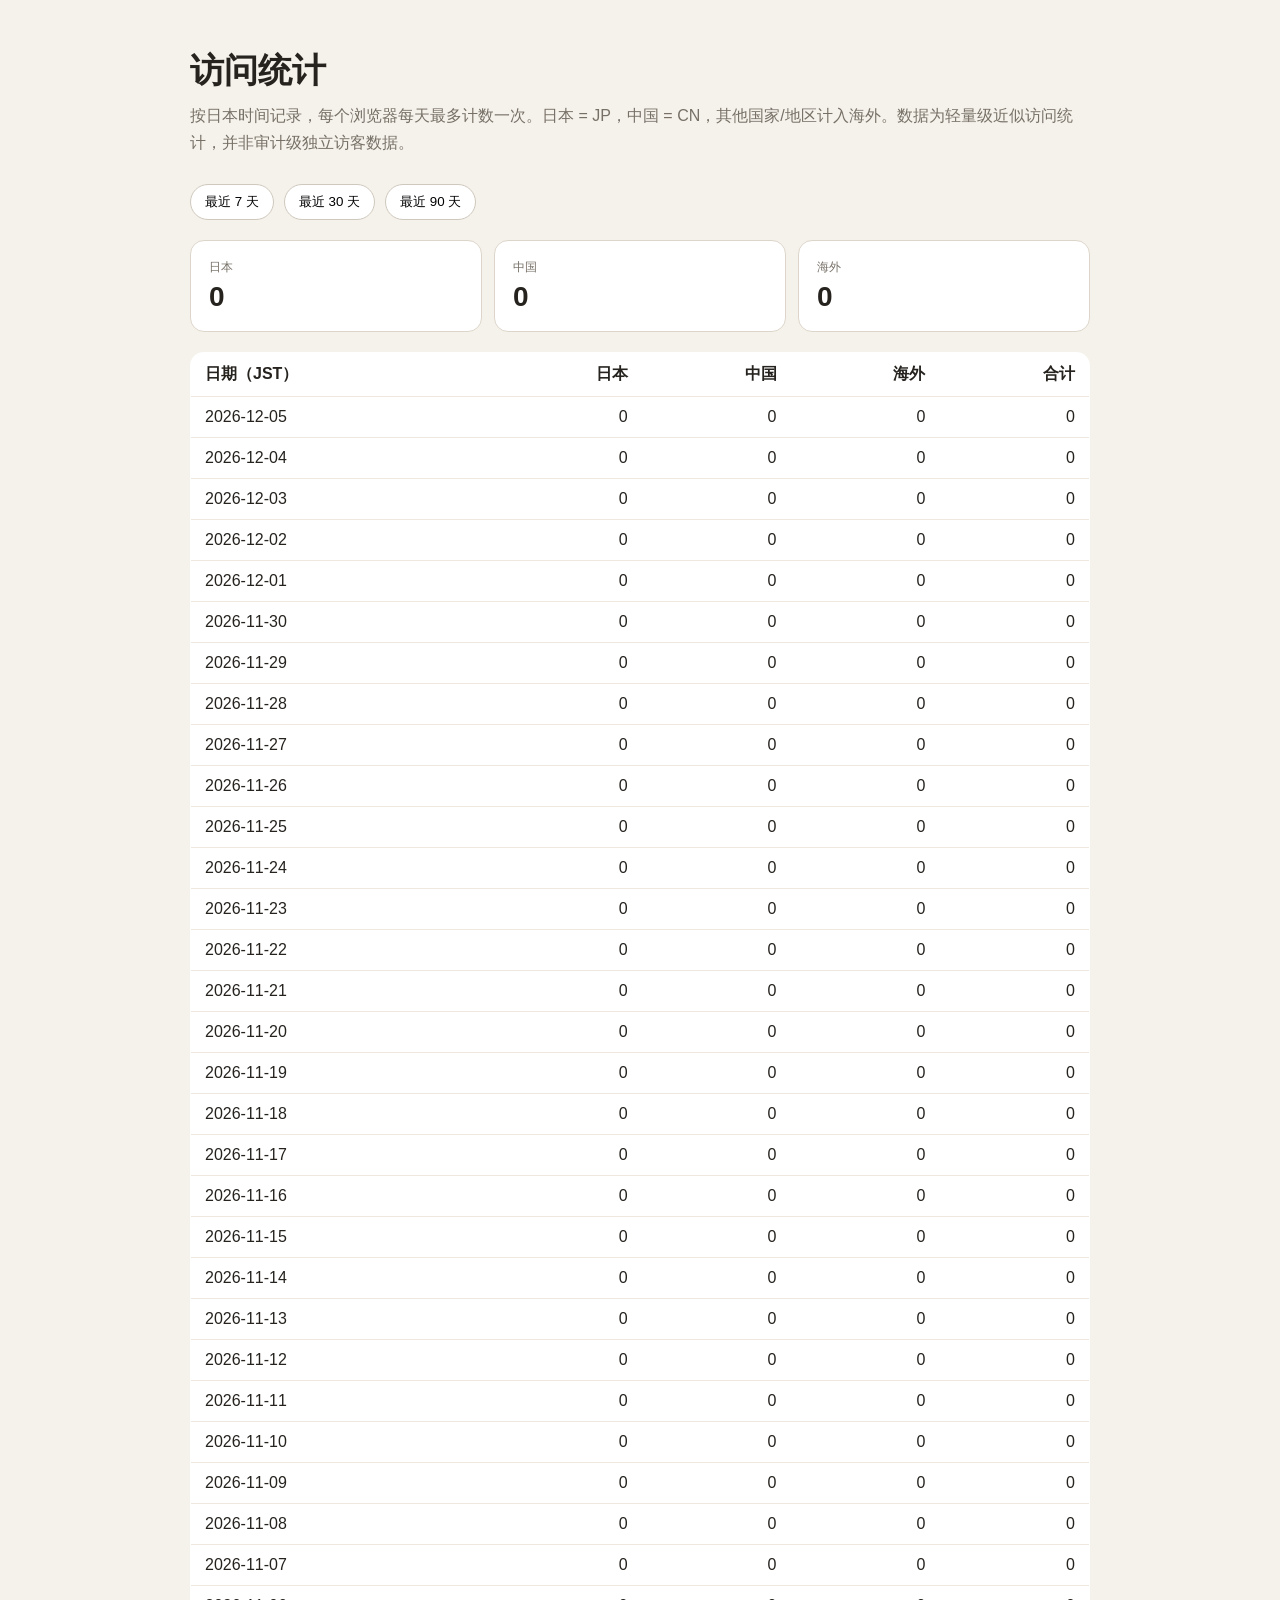
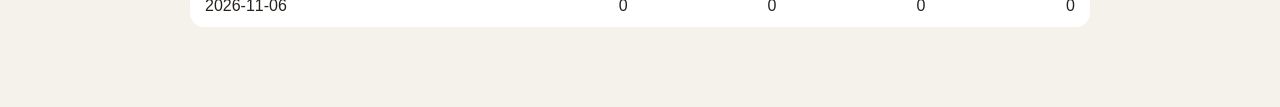
<file: traffic.html>
<!doctype html>
<html lang="zh-CN">
<head>
  <meta charset="utf-8">
  <meta name="viewport" content="width=device-width, initial-scale=1">
  <meta name="robots" content="noindex,nofollow,noarchive">
  <title>访问统计 | Fan Yang</title>
  <style>
    :root{font-family:-apple-system,BlinkMacSystemFont,"PingFang SC","Hiragino Sans GB","Segoe UI",sans-serif;color:#26231f;background:#f5f2eb}
    body{margin:0}.wrap{max-width:900px;margin:0 auto;padding:48px 20px 80px}h1{font-size:34px;margin:0 0 8px}.note{color:#777067;line-height:1.7;margin:0 0 28px}.toolbar{display:flex;gap:10px;align-items:center;margin:0 0 20px}.toolbar button{border:1px solid #cfc8bd;background:#fff;border-radius:999px;padding:8px 14px;cursor:pointer}.summary{display:grid;grid-template-columns:repeat(3,1fr);gap:12px;margin:0 0 20px}.card{background:#fff;border:1px solid #ddd5ca;border-radius:14px;padding:18px}.card span{display:block;color:#777067;font-size:12px}.card strong{display:block;margin-top:5px;font-size:28px}table{width:100%;border-collapse:collapse;background:#fff;border:1px solid #ddd5ca;border-radius:14px;overflow:hidden}th,td{padding:11px 14px;border-bottom:1px solid #eee8df;text-align:right;font-variant-numeric:tabular-nums}th:first-child,td:first-child{text-align:left}tr:last-child td{border-bottom:0}@media(max-width:640px){.summary{grid-template-columns:1fr}.wrap{padding-top:28px}th,td{padding:9px 8px;font-size:12px}}
  </style>
</head>
<body><main class="wrap">
  <h1>访问统计</h1>
  <p class="note">按日本时间记录，每个浏览器每天最多计数一次。日本 = JP，中国 = CN，其他国家/地区计入海外。数据为轻量级近似访问统计，并非审计级独立访客数据。</p>
  <div class="toolbar"><button data-days="7">最近 7 天</button><button data-days="30">最近 30 天</button><button data-days="90">最近 90 天</button></div>
  <section class="summary"><div class="card"><span>日本</span><strong id="sum-japan">—</strong></div><div class="card"><span>中国</span><strong id="sum-china">—</strong></div><div class="card"><span>海外</span><strong id="sum-overseas">—</strong></div></section>
  <table><thead><tr><th>日期（JST）</th><th>日本</th><th>中国</th><th>海外</th><th>合计</th></tr></thead><tbody id="rows"><tr><td colspan="5">读取中…</td></tr></tbody></table>
</main>
<script>
const API='https://countapi.mileshilliard.com/api/v1/get/';
const partsFor=(date)=>{const p=new Intl.DateTimeFormat('en-US',{timeZone:'Asia/Tokyo',year:'numeric',month:'2-digit',day:'2-digit'}).formatToParts(date);return Object.fromEntries(p.map(x=>[x.type,x.value]))};
const jstDays=(n)=>{const out=[];const now=new Date();for(let i=0;i<n;i++){const d=new Date(now.getTime()-i*86400000);const p=partsFor(d);out.push({key:`${p.year}${p.month}${p.day}`,label:`${p.year}-${p.month}-${p.day}`})}return out};
const getCount=async(key)=>{try{const r=await fetch(API+key,{cache:'no-store'});if(!r.ok)return 0;const d=await r.json();return Number(d.value)||0}catch{return 0}};
async function load(days){const body=document.querySelector('#rows');body.innerHTML='<tr><td colspan="5">读取中…</td></tr>';const dates=jstDays(days);const data=await Promise.all(dates.map(async d=>{const [japan,china,overseas]=await Promise.all(['japan','china','overseas'].map(r=>getCount(`fyacademic-${d.key}-${r}`)));return {...d,japan,china,overseas}}));let sj=0,sc=0,so=0;body.innerHTML=data.map(d=>{sj+=d.japan;sc+=d.china;so+=d.overseas;return `<tr><td>${d.label}</td><td>${d.japan}</td><td>${d.china}</td><td>${d.overseas}</td><td>${d.japan+d.china+d.overseas}</td></tr>`}).join('');document.querySelector('#sum-japan').textContent=sj;document.querySelector('#sum-china').textContent=sc;document.querySelector('#sum-overseas').textContent=so}
document.querySelectorAll('[data-days]').forEach(b=>b.addEventListener('click',()=>load(Number(b.dataset.days))));load(30);
</script></body></html>
</file>
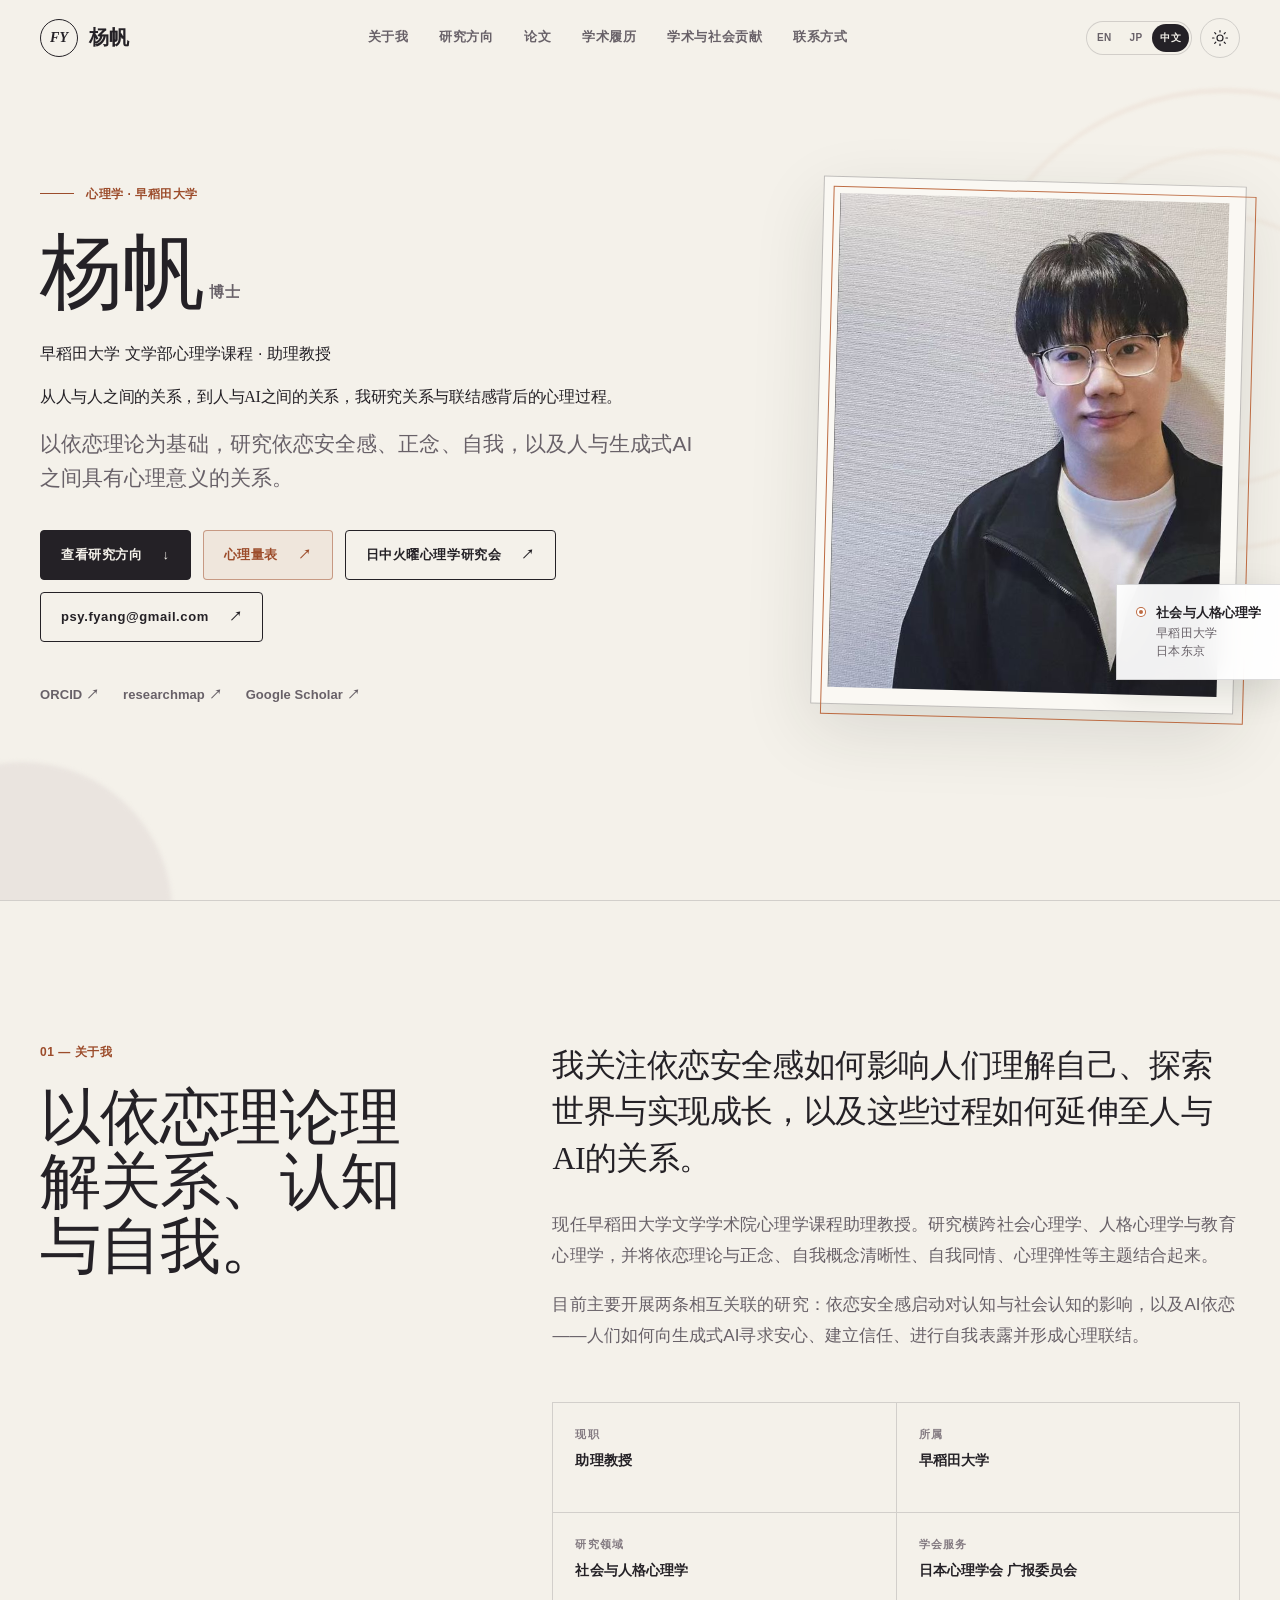
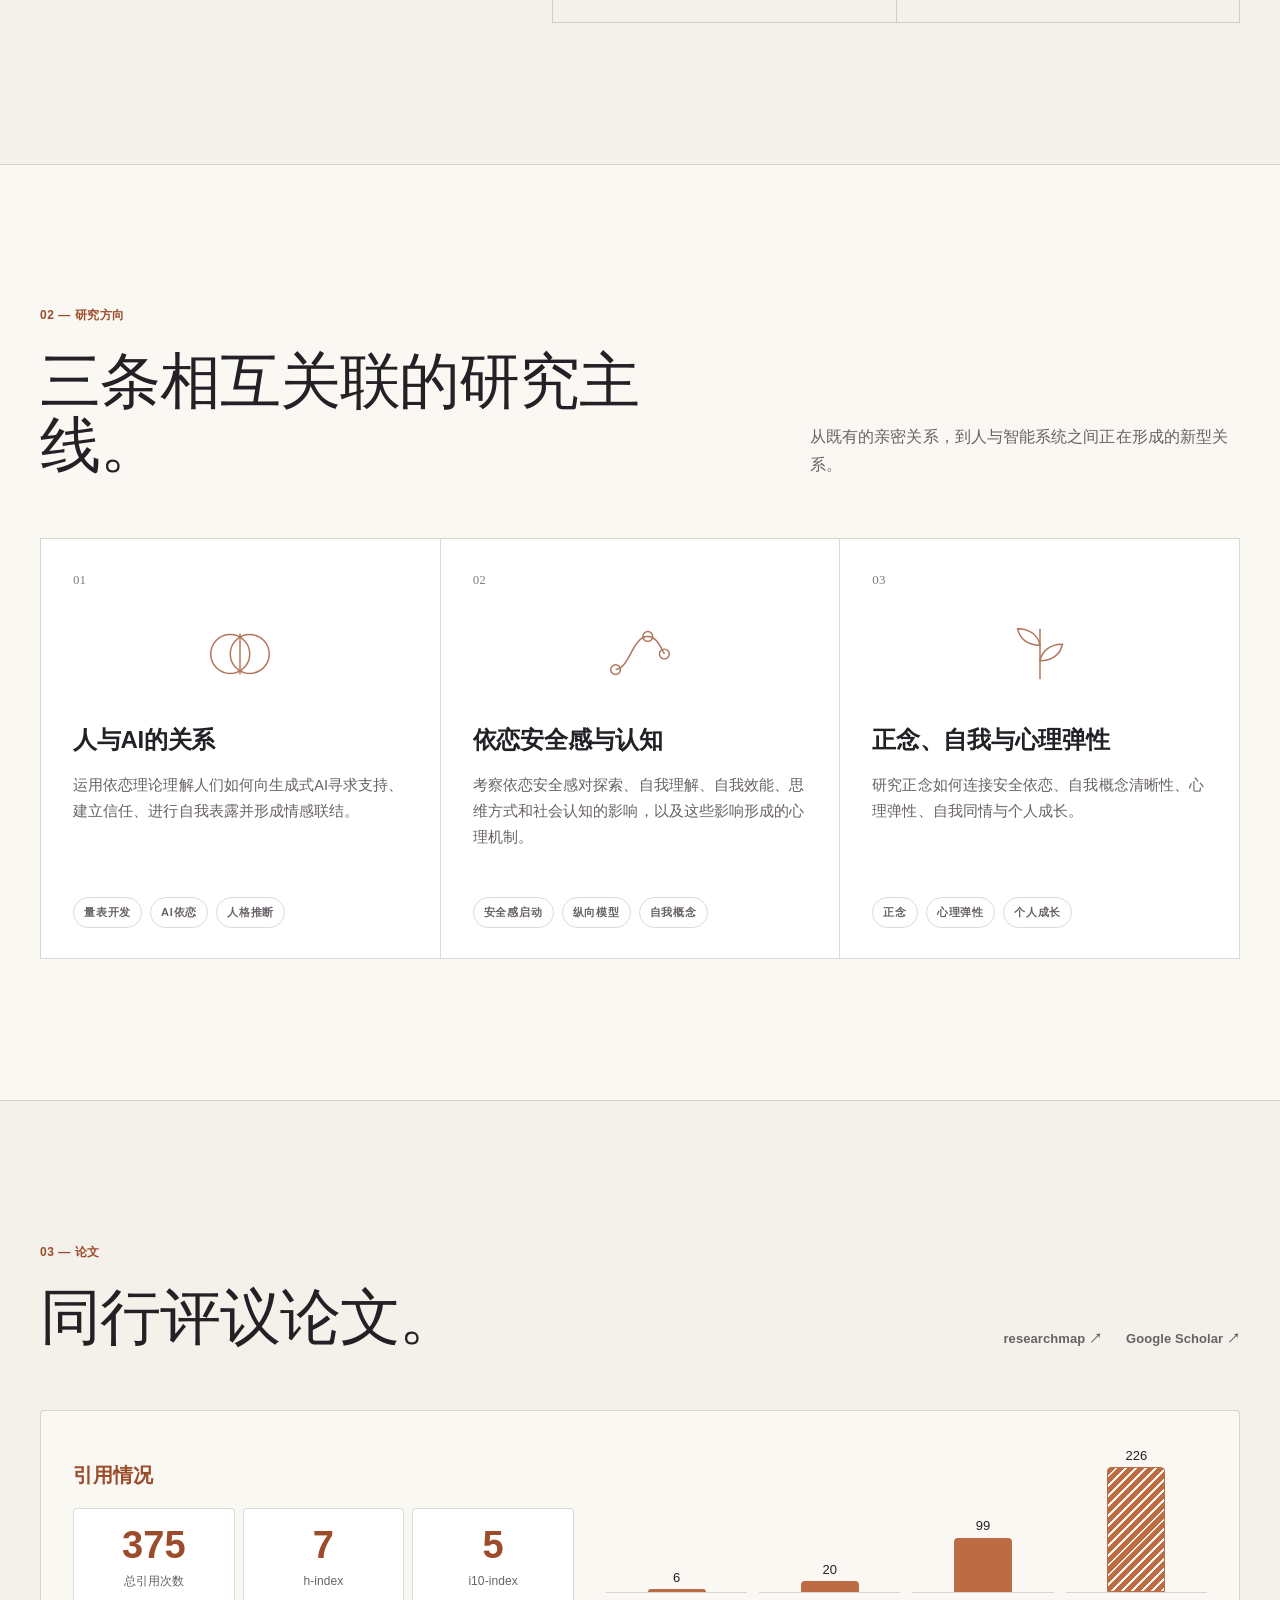
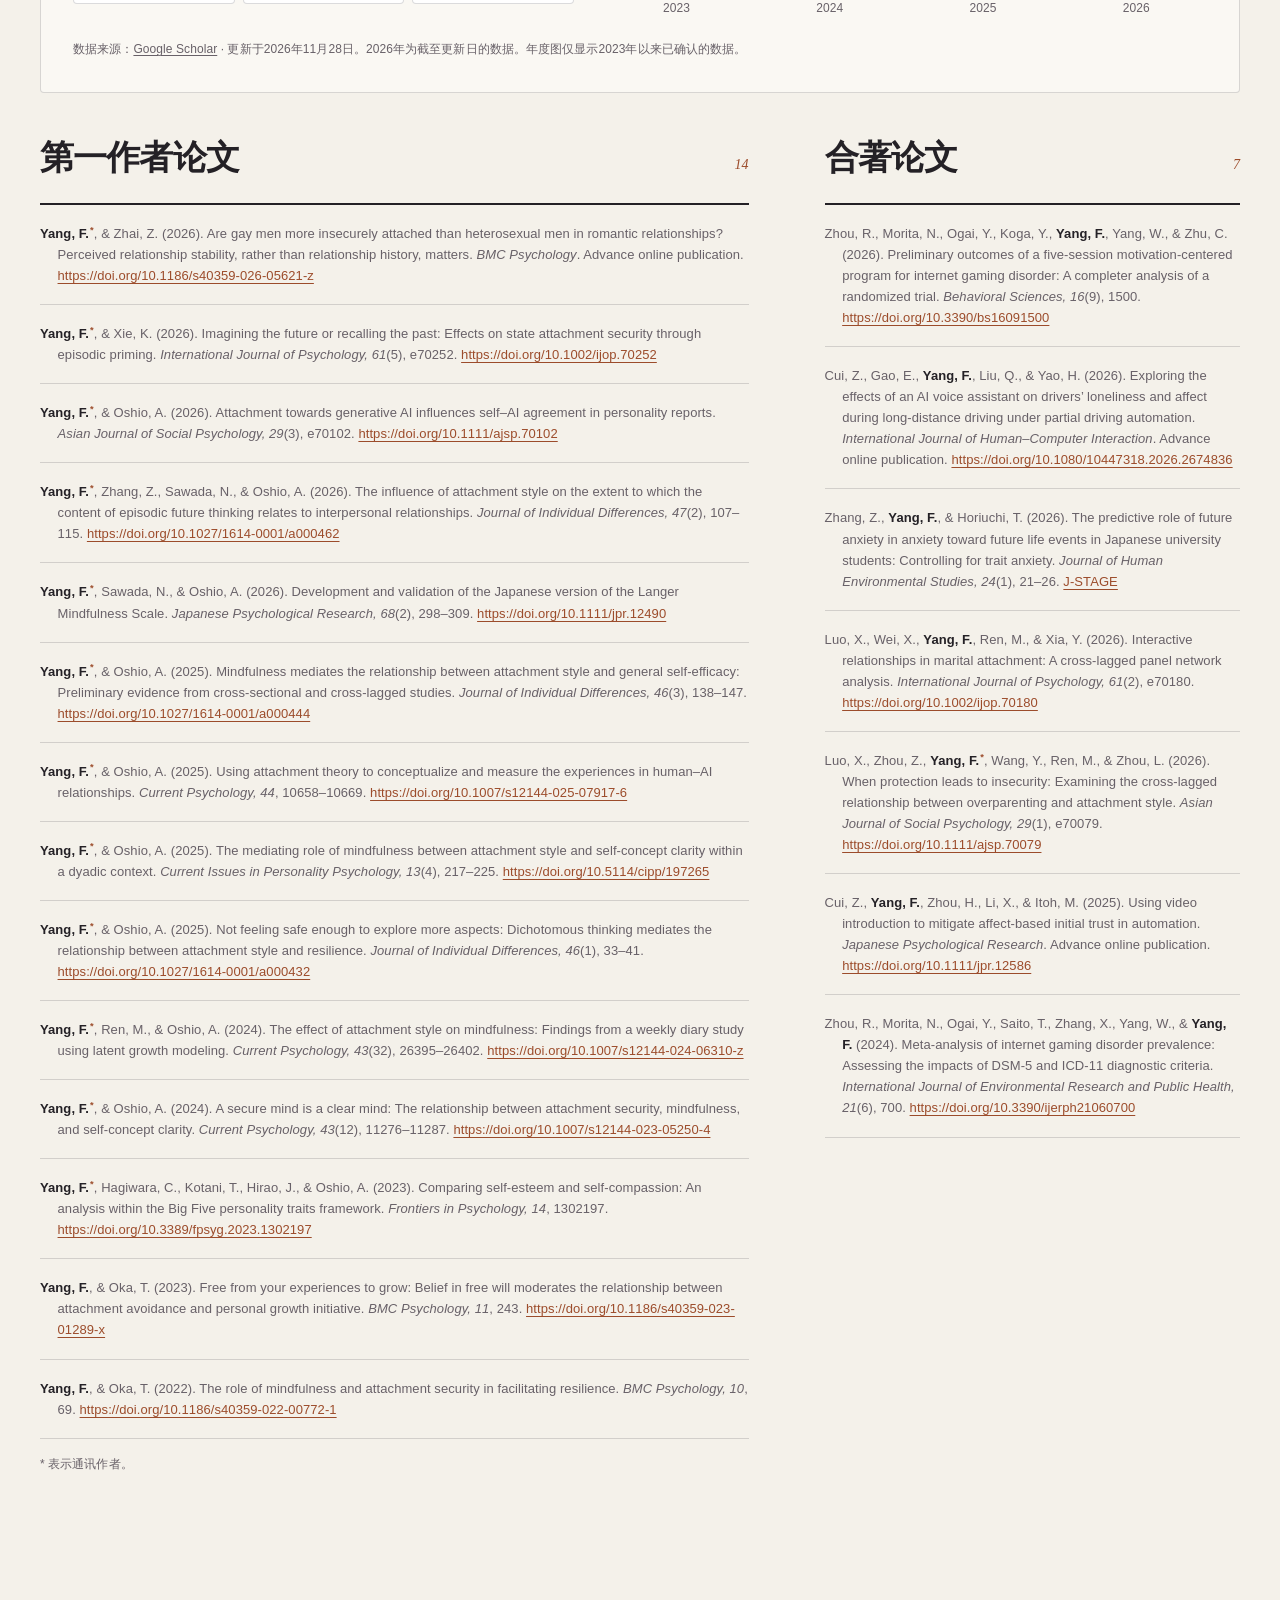
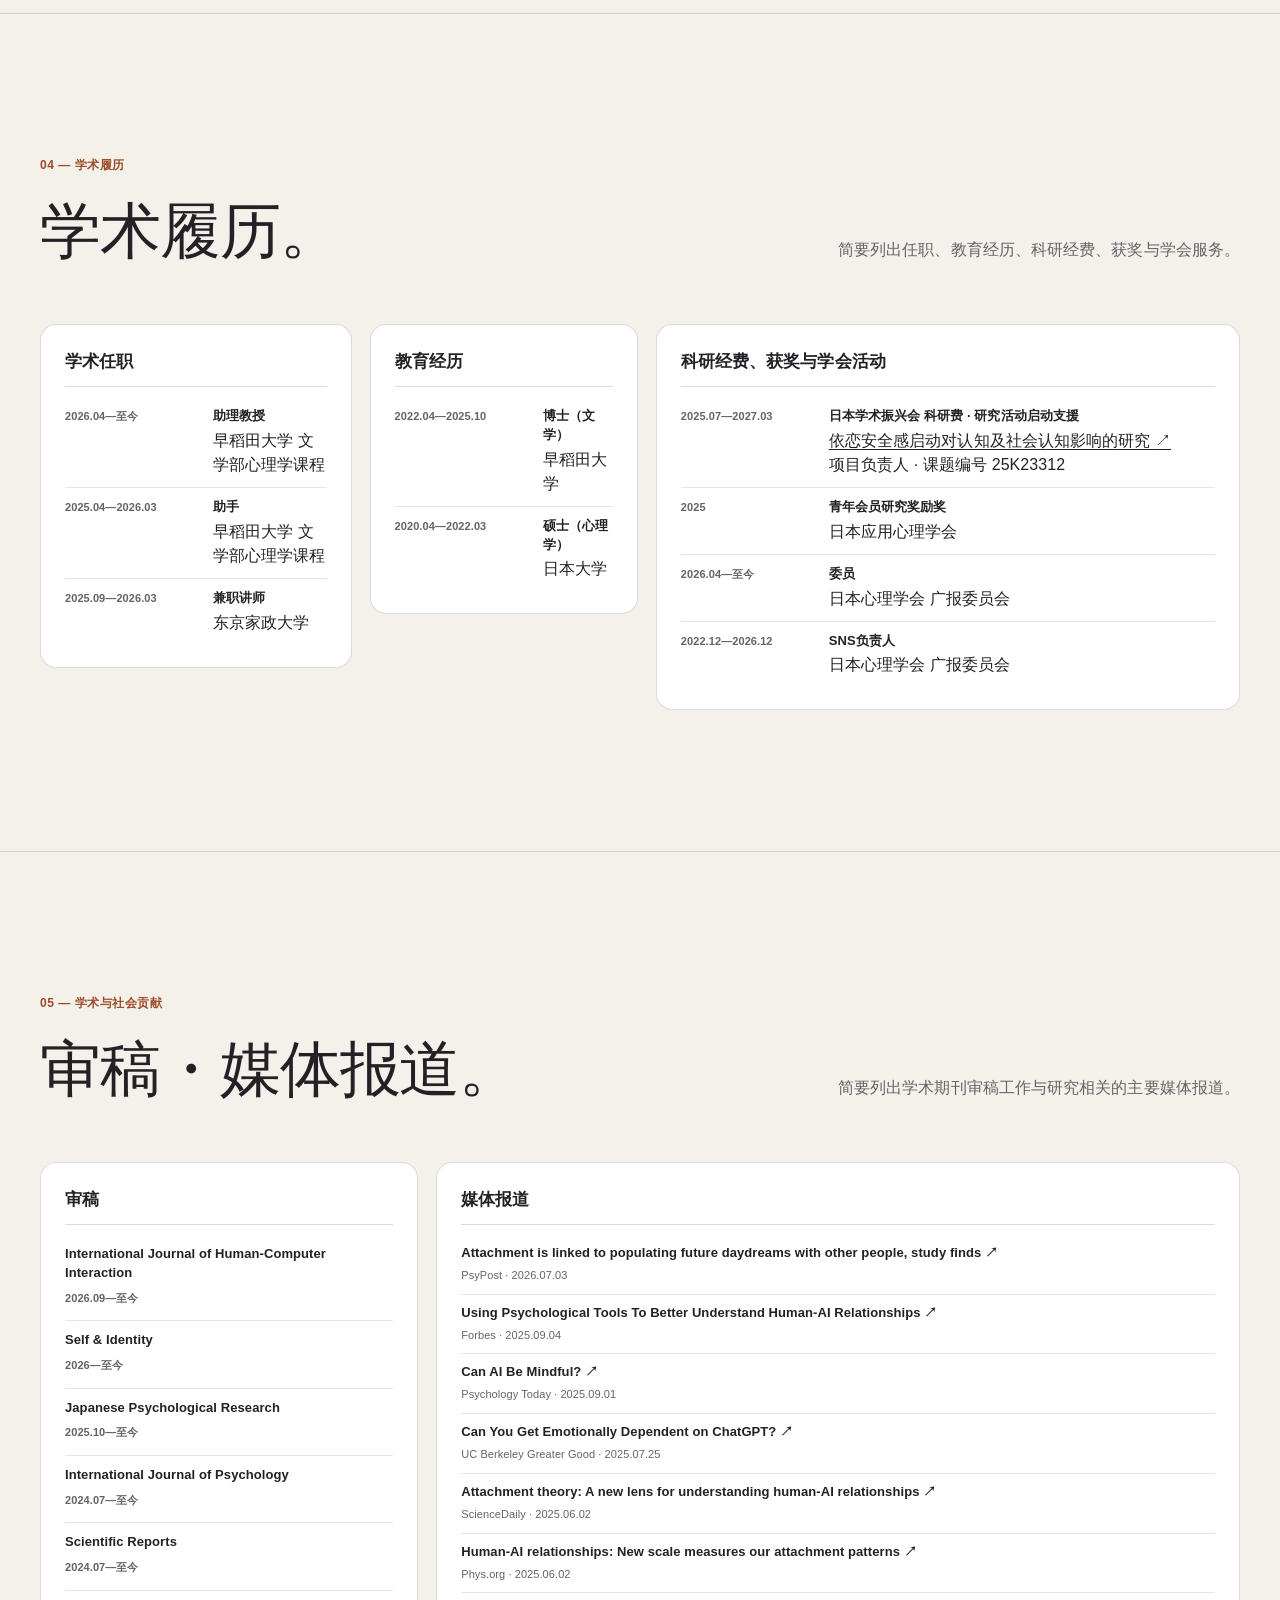
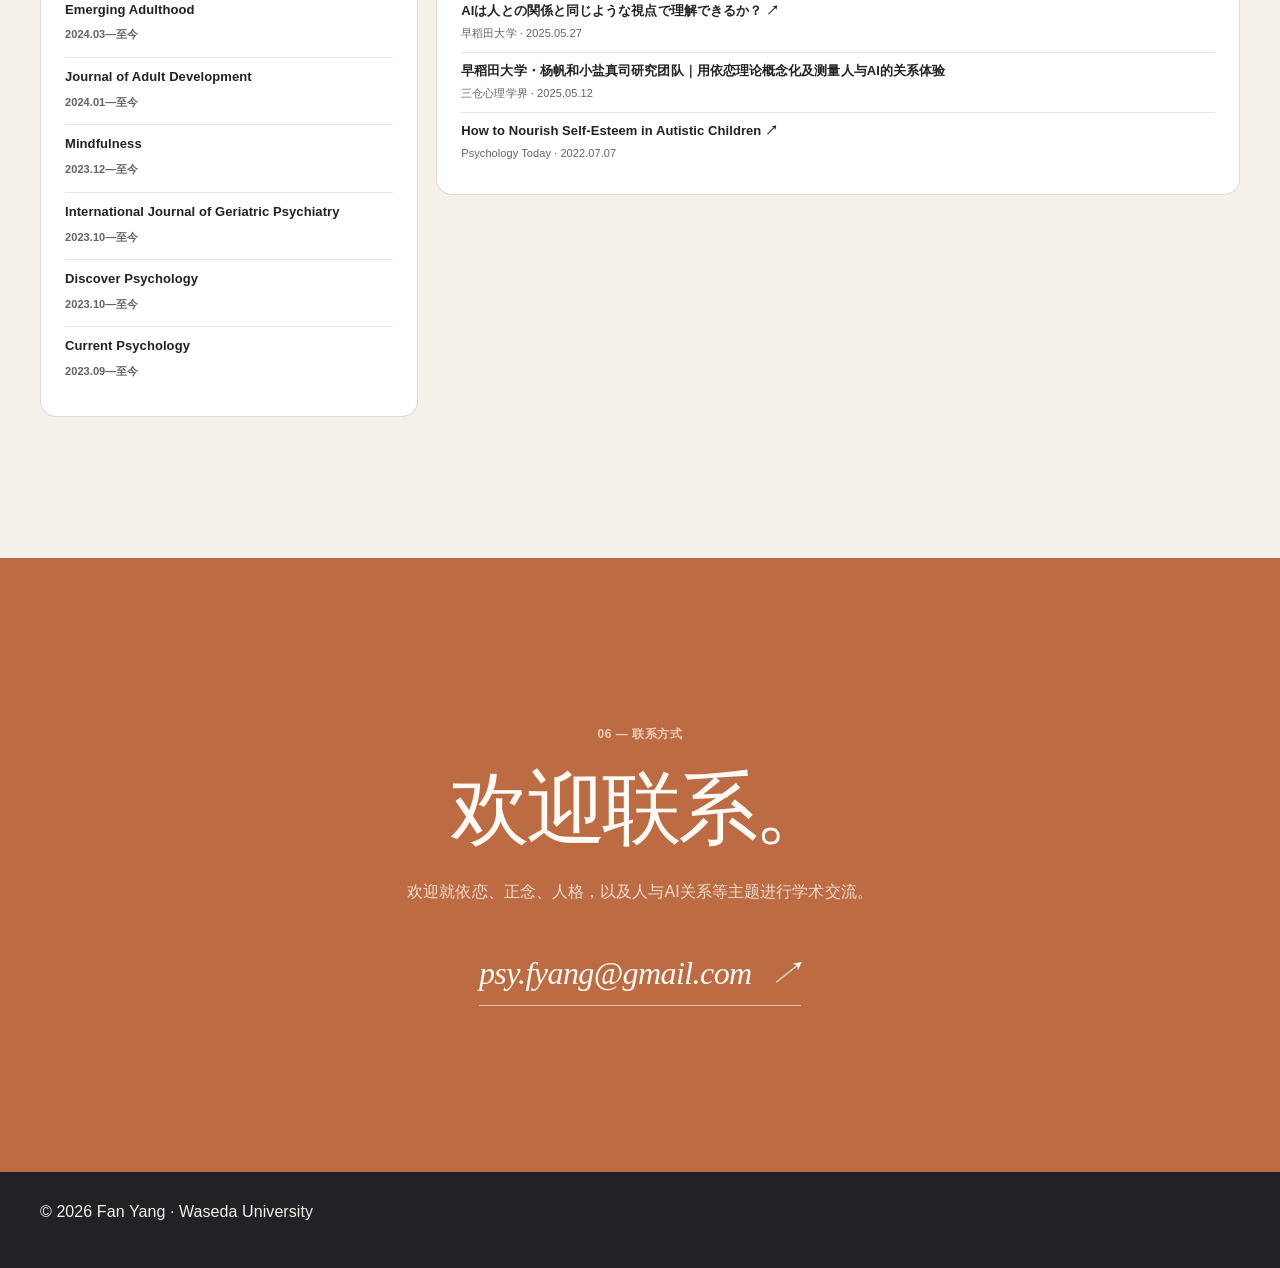
<file: zh.html>
<!doctype html>
<html lang="zh-CN" data-theme="light">
<head>
  <meta charset="utf-8">
  <meta name="viewport" content="width=device-width, initial-scale=1">
  <meta name="theme-color" content="#f4f1ea">
  <meta name="description" content="早稻田大学心理学研究者杨帆的中文学术主页，研究方向包括依恋、正念、自我与人机关系。">
  <meta name="author" content="Fan Yang">
  <meta property="og:type" content="website">
  <meta property="og:url" content="https://fanyang-psy.github.io/zh.html">
  <meta property="og:title" content="杨帆｜心理学研究者">
  <meta property="og:description" content="依恋、正念、自我与人机关系研究。">
  <meta property="og:image" content="https://fanyang-psy.github.io/assets/fan-yang-official.png">
  <link rel="canonical" href="https://fanyang-psy.github.io/zh.html">
  <link rel="alternate" hreflang="en" href="https://fanyang-psy.github.io/">
  <link rel="alternate" hreflang="ja" href="https://fanyang-psy.github.io/ja.html">
  <link rel="alternate" hreflang="zh-Hans" href="https://fanyang-psy.github.io/zh.html">
  <link rel="alternate" hreflang="x-default" href="https://fanyang-psy.github.io/">
  <link rel="icon" href="https://github.com/fanyang-psy.png" type="image/png">
  <link rel="stylesheet" href="styles.css?v=20260915-1">
  <title>杨帆｜心理学研究者</title>
  <style>
    html[lang="zh-CN"] body{font-family:"PingFang SC","Microsoft YaHei","Noto Sans SC","Helvetica Neue",Arial,sans-serif;letter-spacing:.005em}
    html[lang="zh-CN"] h1,html[lang="zh-CN"] h2,html[lang="zh-CN"] .hero-tagline,html[lang="zh-CN"] .contact-email{font-family:"Songti SC","STSong","Noto Serif SC",Georgia,serif}
    .hero-degree-zh{display:inline-block;margin-left:.42em;color:var(--muted);font-family:"PingFang SC","Hiragino Sans GB","Microsoft YaHei UI","Noto Sans SC",sans-serif;font-size:.18em;font-weight:600;letter-spacing:.08em;vertical-align:.22em;white-space:nowrap}
    .history-grid{display:grid;grid-template-columns:minmax(0,.72fr) minmax(0,.62fr) minmax(0,1.35fr);gap:18px;align-items:start}.history-block,.service-block{padding:22px 24px;border:1px solid var(--line);border-radius:16px;background:var(--surface-strong)}.history-block h3,.service-block h3{margin:0 0 10px;padding-bottom:10px;border-bottom:1px solid var(--line);font-size:17px}.history-list,.service-list{list-style:none;margin:0;padding:0}.history-list li,.service-list li{padding:10px 0;border-bottom:1px solid color-mix(in srgb,var(--line) 70%,transparent)}.history-list li:last-child,.service-list li:last-child{border-bottom:0}.history-list li{display:grid;grid-template-columns:132px 1fr;gap:16px}.history-list>li>span,.service-list small{color:var(--muted);font-size:11px;font-weight:650}.history-list strong,.service-list strong{display:block;font-size:13px;line-height:1.45}.history-list p,.service-list small{margin:3px 0 0;line-height:1.5}.contribution-grid{display:grid;grid-template-columns:minmax(280px,.8fr) minmax(0,1.7fr);gap:18px;align-items:start}.media-list a,.media-list>li>span{display:block;color:var(--text);font-size:13px;font-weight:650;line-height:1.45;text-decoration:none}.media-list small{display:block;margin-top:3px;color:var(--muted);font-size:11px}.media-list{list-style:none;margin:0;padding:0}.media-list li{padding:9px 0;border-bottom:1px solid color-mix(in srgb,var(--line) 70%,transparent)}.media-list li:last-child{border-bottom:0}
    @media(max-width:1080px){.history-grid{grid-template-columns:repeat(2,minmax(0,1fr))}.history-grid .history-block:last-child{grid-column:1/-1}}
    @media(max-width:900px){.history-grid,.contribution-grid{grid-template-columns:1fr}.history-grid .history-block:last-child{grid-column:auto}}
    @media(max-width:680px){.history-block,.service-block{padding:18px}.history-list li{grid-template-columns:1fr;gap:4px}.hero-degree-zh{font-size:.2em}}
  </style>
  <script src="/visitor-stats.js" defer></script>
  <script src="/profile-lang.js?v=20260915-1" defer></script>
<style>.citation-panel{margin:0 0 36px;padding:clamp(18px,3vw,32px);border:1px solid var(--line);border-radius:var(--radius);background:var(--surface);display:grid;grid-template-columns:minmax(0,1fr) minmax(0,1.2fr);gap:20px 32px;align-items:center}.citation-panel h3{font-size:20px;color:var(--accent-deep);margin:0 0 16px}.citation-metrics{display:grid;grid-template-columns:repeat(3,minmax(0,1fr));gap:8px;margin:0}.citation-metrics div{background:var(--surface-strong);border:1px solid var(--line);border-radius:var(--radius);padding:12px 4px;text-align:center}.citation-metrics dt{font-size:12px;color:var(--muted)}.citation-metrics dd{margin:0;color:var(--accent-deep);font-size:clamp(24px,4vw,38px);font-weight:700;font-variant-numeric:tabular-nums;line-height:1.3}.citation-chart{display:grid;grid-template-columns:repeat(4,minmax(0,1fr));gap:12px;align-items:end;margin:0;padding:0;list-style:none}.citation-chart li{display:grid;grid-template-rows:150px auto;gap:5px;text-align:center;font-size:12px;color:var(--muted)}.citation-bar-track{display:flex;flex-direction:column;justify-content:flex-end;align-items:center;border-bottom:1px solid var(--line)}.citation-bar-value{font-size:13px;color:var(--text);font-variant-numeric:tabular-nums}.citation-bar{width:min(70%,58px);height:var(--bar-height);background:var(--accent);border-radius:var(--radius) var(--radius) 0 0}.citation-bar-current{background:repeating-linear-gradient(135deg,var(--accent) 0 5px,var(--surface) 5px 7px);border:1px solid var(--accent)}.citation-source{grid-column:1/-1;margin:0;font-size:12px;color:var(--muted)}@media(max-width:680px){.citation-panel{grid-template-columns:minmax(0,1fr)}.citation-chart{gap:8px}}</style>
</head>
<body>
<a class="skip-link" href="#main">跳到正文</a>
<header class="site-header" data-header>
  <div class="container nav-wrap">
    <a class="brand" href="#home" aria-label="杨帆主页"><span class="brand-mark" aria-hidden="true">FY</span><span class="brand-name">杨帆</span></a>
    <nav class="primary-nav" id="primary-navigation" aria-label="主导航" data-nav>
      <a href="#about">关于我</a><a href="#research">研究方向</a><a href="#publications">论文</a><a href="#history">学术履历</a><a href="#contributions">学术与社会贡献</a><a href="#contact">联系方式</a>
    </nav>
    <div class="nav-actions">
      <a class="language-link" href="/" hreflang="en" aria-label="打开英文版">EN</a>
      <button class="icon-button theme-toggle" type="button" aria-label="切换深色模式" data-theme-toggle><svg class="sun-icon" aria-hidden="true" viewBox="0 0 24 24"><circle cx="12" cy="12" r="4"></circle><path d="M12 2v2M12 20v2M4.93 4.93l1.42 1.42M17.66 17.66l1.41 1.41M2 12h2M20 12h2M4.93 19.07l1.42-1.42M17.66 6.34l1.41-1.41"></path></svg><svg class="moon-icon" aria-hidden="true" viewBox="0 0 24 24"><path d="M21 12.79A9 9 0 1 1 11.21 3 7 7 0 0 0 21 12.79Z"></path></svg></button>
      <button class="icon-button menu-toggle" type="button" aria-expanded="false" aria-controls="primary-navigation" aria-label="打开菜单" data-menu-toggle><span></span><span></span><span></span></button>
    </div>
  </div>
</header>
<main id="main">
  <section class="hero section" id="home" aria-labelledby="hero-title">
    <div class="hero-orb hero-orb-one" aria-hidden="true"></div><div class="hero-orb hero-orb-two" aria-hidden="true"></div>
    <div class="container hero-grid">
      <div class="hero-copy">
        <p class="eyebrow"><span></span> 心理学 · 早稻田大学</p>
        <h1 id="hero-title" class="hero-name">杨帆<span class="hero-degree-zh">博士</span></h1>
        <p class="hero-role">早稻田大学 文学部心理学课程 · 助理教授</p>
        <p class="hero-tagline">从人与人之间的关系，到人与AI之间的关系，我研究关系与联结感背后的心理过程。</p>
        <p class="hero-intro">以依恋理论为基础，研究依恋安全感、正念、自我，以及人与生成式AI之间具有心理意义的关系。</p>
        <div class="hero-actions"><a class="button button-primary" href="#research">查看研究方向 <span aria-hidden="true">↓︎</span></a><a class="button button-secondary scale-resource-button" href="/scales/zh.html">心理量表 <span aria-hidden="true">↗︎</span></a><a class="button button-secondary" href="/kayo/">日中火曜心理学研究会 <span aria-hidden="true">↗︎</span></a><a class="button button-secondary" href="mailto:psy.fyang@gmail.com">psy.fyang@gmail.com <span aria-hidden="true">↗︎</span></a></div>
        <ul class="profile-links" aria-label="学术主页"><li><a href="https://orcid.org/0000-0002-7961-3111" target="_blank" rel="me noopener">ORCID ↗︎</a></li><li><a href="https://researchmap.jp/fan.yang?lang=en" target="_blank" rel="noopener">researchmap ↗︎</a></li><li><a href="https://scholar.google.com/citations?user=OyVh94cAAAAJ&hl=ja&oi=sra" target="_blank" rel="noopener">Google Scholar ↗︎</a></li></ul>
      </div>
      <div class="portrait-wrap" aria-label="杨帆照片"><div class="portrait-frame"><img src="assets/fan-yang-official.png" width="1280" height="720" alt="杨帆" fetchpriority="high"></div><div class="portrait-note"><span class="status-dot" aria-hidden="true"></span><p><strong>社会与人格心理学</strong><br>早稻田大学<br>日本东京</p></div></div>
    </div>
  </section>

  <section class="section section-rule" id="about" aria-labelledby="about-title"><div class="container section-grid"><div class="section-heading"><p class="section-index">01 — 关于我</p><h2 id="about-title">以依恋理论理解关系、认知与自我。</h2></div><div class="prose about-copy"><p class="lead">我关注依恋安全感如何影响人们理解自己、探索世界与实现成长，以及这些过程如何延伸至人与AI的关系。</p><p>现任早稻田大学文学学术院心理学课程助理教授。研究横跨社会心理学、人格心理学与教育心理学，并将依恋理论与正念、自我概念清晰性、自我同情、心理弹性等主题结合起来。</p><p>目前主要开展两条相互关联的研究：依恋安全感启动对认知与社会认知的影响，以及AI依恋——人们如何向生成式AI寻求安心、建立信任、进行自我表露并形成心理联结。</p><div class="fact-grid"><div><span>现职</span><strong>助理教授</strong></div><div><span>所属</span><strong>早稻田大学</strong></div><div><span>研究领域</span><strong>社会与人格心理学</strong></div><div><span>学会服务</span><strong>日本心理学会 广报委员会</strong></div></div></div></div></section>

  <section class="section research-section" id="research" aria-labelledby="research-title"><div class="container"><div class="section-heading heading-row"><div><p class="section-index">02 — 研究方向</p><h2 id="research-title">三条相互关联的研究主线。</h2></div><p>从既有的亲密关系，到人与智能系统之间正在形成的新型关系。</p></div><div class="research-grid"><article class="research-card"><span class="card-number">01</span><h3>人与AI的关系</h3><p>运用依恋理论理解人们如何向生成式AI寻求支持、建立信任、进行自我表露并形成情感联结。</p><ul class="tag-list"><li>量表开发</li><li>AI依恋</li><li>人格推断</li></ul></article><article class="research-card"><span class="card-number">02</span><h3>依恋安全感与认知</h3><p>考察依恋安全感对探索、自我理解、自我效能、思维方式和社会认知的影响，以及这些影响形成的心理机制。</p><ul class="tag-list"><li>安全感启动</li><li>纵向模型</li><li>自我概念</li></ul></article><article class="research-card"><span class="card-number">03</span><h3>正念、自我与心理弹性</h3><p>研究正念如何连接安全依恋、自我概念清晰性、心理弹性、自我同情与个人成长。</p><ul class="tag-list"><li>正念</li><li>心理弹性</li><li>个人成长</li></ul></article></div></div></section>

  <section class="section section-rule" id="publications" aria-labelledby="publications-title">
    <div class="container">
      <div class="section-heading heading-row publication-heading">
        <div><p class="section-index">03 — 论文</p><h2 id="publications-title">同行评议论文。</h2></div>
        <div class="record-links"><a class="text-link" href="https://researchmap.jp/fan.yang?lang=en" target="_blank" rel="noopener">researchmap ↗︎</a><a class="text-link" href="https://scholar.google.com/citations?user=OyVh94cAAAAJ&amp;hl=ja&amp;oi=sra" target="_blank" rel="noopener">Google Scholar ↗︎</a></div>
      </div>
      <section class="citation-panel" aria-labelledby="citation-title">
            <div><h3 id="citation-title">引用情况</h3>
            <dl class="citation-metrics"><div><dd>375</dd><dt>总引用次数</dt></div><div><dd>7</dd><dt>h-index</dt></div><div><dd>5</dd><dt>i10-index</dt></div></dl></div>
            <ul class="citation-chart" aria-label="年度引用次数"><li><div class="citation-bar-track"><span class="citation-bar-value">6</span><span aria-hidden="true" class="citation-bar" style="--bar-height:3.32px"></span></div><span>2023</span></li><li><div class="citation-bar-track"><span class="citation-bar-value">20</span><span aria-hidden="true" class="citation-bar" style="--bar-height:11.06px"></span></div><span>2024</span></li><li><div class="citation-bar-track"><span class="citation-bar-value">99</span><span aria-hidden="true" class="citation-bar" style="--bar-height:54.76px"></span></div><span>2025</span></li><li><div class="citation-bar-track"><span class="citation-bar-value">226</span><span aria-hidden="true" class="citation-bar citation-bar-current" style="--bar-height:125.00px"></span></div><span>2026</span></li></ul>
            <p class="citation-source">数据来源：<a href="https://scholar.google.com/citations?user=OyVh94cAAAAJ" target="_blank" rel="noopener">Google Scholar</a> · 更新于2026年11月28日。2026年为截至更新日的数据。年度图仅显示2023年以来已确认的数据。</p>
          </section>
          <div class="publication-columns">
        <section class="publication-group" aria-labelledby="zh-first-author-title">
          <div class="publication-group-heading"><h3 id="zh-first-author-title">第一作者论文</h3><span>14</span></div>
          <ol class="compact-publication-list">
            <li><p><strong>Yang, F.</strong><sup class="corresponding-author-mark">*</sup>, &amp; Zhai, Z. (2026). Are gay men more insecurely attached than heterosexual men in romantic relationships? Perceived relationship stability, rather than relationship history, matters. <em>BMC Psychology</em>. Advance online publication. <a href="https://doi.org/10.1186/s40359-026-05621-z" target="_blank" rel="noopener">https://doi.org/10.1186/s40359-026-05621-z</a></p></li>
            <li><p><strong>Yang, F.</strong><sup class="corresponding-author-mark">*</sup>, &amp; Xie, K. (2026). Imagining the future or recalling the past: Effects on state attachment security through episodic priming. <em>International Journal of Psychology, 61</em>(5), e70252. <a href="https://doi.org/10.1002/ijop.70252" target="_blank" rel="noopener">https://doi.org/10.1002/ijop.70252</a></p></li>
            <li><p><strong>Yang, F.</strong><sup class="corresponding-author-mark">*</sup>, &amp; Oshio, A. (2026). Attachment towards generative AI influences self–AI agreement in personality reports. <em>Asian Journal of Social Psychology, 29</em>(3), e70102. <a href="https://doi.org/10.1111/ajsp.70102" target="_blank" rel="noopener">https://doi.org/10.1111/ajsp.70102</a></p></li>
            <li><p><strong>Yang, F.</strong><sup class="corresponding-author-mark">*</sup>, Zhang, Z., Sawada, N., &amp; Oshio, A. (2026). The influence of attachment style on the extent to which the content of episodic future thinking relates to interpersonal relationships. <em>Journal of Individual Differences, 47</em>(2), 107–115. <a href="https://doi.org/10.1027/1614-0001/a000462" target="_blank" rel="noopener">https://doi.org/10.1027/1614-0001/a000462</a></p></li>
            <li><p><strong>Yang, F.</strong><sup class="corresponding-author-mark">*</sup>, Sawada, N., &amp; Oshio, A. (2026). Development and validation of the Japanese version of the Langer Mindfulness Scale. <em>Japanese Psychological Research, 68</em>(2), 298–309. <a href="https://doi.org/10.1111/jpr.12490" target="_blank" rel="noopener">https://doi.org/10.1111/jpr.12490</a></p></li>
            <li><p><strong>Yang, F.</strong><sup class="corresponding-author-mark">*</sup>, &amp; Oshio, A. (2025). Mindfulness mediates the relationship between attachment style and general self-efficacy: Preliminary evidence from cross-sectional and cross-lagged studies. <em>Journal of Individual Differences, 46</em>(3), 138–147. <a href="https://doi.org/10.1027/1614-0001/a000444" target="_blank" rel="noopener">https://doi.org/10.1027/1614-0001/a000444</a></p></li>
            <li><p><strong>Yang, F.</strong><sup class="corresponding-author-mark">*</sup>, &amp; Oshio, A. (2025). Using attachment theory to conceptualize and measure the experiences in human–AI relationships. <em>Current Psychology, 44</em>, 10658–10669. <a href="https://doi.org/10.1007/s12144-025-07917-6" target="_blank" rel="noopener">https://doi.org/10.1007/s12144-025-07917-6</a></p></li>
            <li><p><strong>Yang, F.</strong><sup class="corresponding-author-mark">*</sup>, &amp; Oshio, A. (2025). The mediating role of mindfulness between attachment style and self-concept clarity within a dyadic context. <em>Current Issues in Personality Psychology, 13</em>(4), 217–225. <a href="https://doi.org/10.5114/cipp/197265" target="_blank" rel="noopener">https://doi.org/10.5114/cipp/197265</a></p></li>
            <li><p><strong>Yang, F.</strong><sup class="corresponding-author-mark">*</sup>, &amp; Oshio, A. (2025). Not feeling safe enough to explore more aspects: Dichotomous thinking mediates the relationship between attachment style and resilience. <em>Journal of Individual Differences, 46</em>(1), 33–41. <a href="https://doi.org/10.1027/1614-0001/a000432" target="_blank" rel="noopener">https://doi.org/10.1027/1614-0001/a000432</a></p></li>
            <li><p><strong>Yang, F.</strong><sup class="corresponding-author-mark">*</sup>, Ren, M., &amp; Oshio, A. (2024). The effect of attachment style on mindfulness: Findings from a weekly diary study using latent growth modeling. <em>Current Psychology, 43</em>(32), 26395–26402. <a href="https://doi.org/10.1007/s12144-024-06310-z" target="_blank" rel="noopener">https://doi.org/10.1007/s12144-024-06310-z</a></p></li>
            <li><p><strong>Yang, F.</strong><sup class="corresponding-author-mark">*</sup>, &amp; Oshio, A. (2024). A secure mind is a clear mind: The relationship between attachment security, mindfulness, and self-concept clarity. <em>Current Psychology, 43</em>(12), 11276–11287. <a href="https://doi.org/10.1007/s12144-023-05250-4" target="_blank" rel="noopener">https://doi.org/10.1007/s12144-023-05250-4</a></p></li>
            <li><p><strong>Yang, F.</strong><sup class="corresponding-author-mark">*</sup>, Hagiwara, C., Kotani, T., Hirao, J., &amp; Oshio, A. (2023). Comparing self-esteem and self-compassion: An analysis within the Big Five personality traits framework. <em>Frontiers in Psychology, 14</em>, 1302197. <a href="https://doi.org/10.3389/fpsyg.2023.1302197" target="_blank" rel="noopener">https://doi.org/10.3389/fpsyg.2023.1302197</a></p></li>
            <li><p><strong>Yang, F.</strong>, &amp; Oka, T. (2023). Free from your experiences to grow: Belief in free will moderates the relationship between attachment avoidance and personal growth initiative. <em>BMC Psychology, 11</em>, 243. <a href="https://doi.org/10.1186/s40359-023-01289-x" target="_blank" rel="noopener">https://doi.org/10.1186/s40359-023-01289-x</a></p></li>
            <li><p><strong>Yang, F.</strong>, &amp; Oka, T. (2022). The role of mindfulness and attachment security in facilitating resilience. <em>BMC Psychology, 10</em>, 69. <a href="https://doi.org/10.1186/s40359-022-00772-1" target="_blank" rel="noopener">https://doi.org/10.1186/s40359-022-00772-1</a></p></li>
          </ol>
        </section>
        <section class="publication-group" aria-labelledby="zh-coauthor-title">
          <div class="publication-group-heading"><h3 id="zh-coauthor-title">合著论文</h3><span>7</span></div>
          <ol class="compact-publication-list">
            <li><p>Zhou, R., Morita, N., Ogai, Y., Koga, Y., <strong>Yang, F.</strong>, Yang, W., &amp; Zhu, C. (2026). Preliminary outcomes of a five-session motivation-centered program for internet gaming disorder: A completer analysis of a randomized trial. <em>Behavioral Sciences, 16</em>(9), 1500. <a href="https://doi.org/10.3390/bs16091500" target="_blank" rel="noopener">https://doi.org/10.3390/bs16091500</a></p></li>
            <li><p>Cui, Z., Gao, E., <strong>Yang, F.</strong>, Liu, Q., &amp; Yao, H. (2026). Exploring the effects of an AI voice assistant on drivers’ loneliness and affect during long-distance driving under partial driving automation. <em>International Journal of Human–Computer Interaction</em>. Advance online publication. <a href="https://doi.org/10.1080/10447318.2026.2674836" target="_blank" rel="noopener">https://doi.org/10.1080/10447318.2026.2674836</a></p></li>
            <li><p>Zhang, Z., <strong>Yang, F.</strong>, &amp; Horiuchi, T. (2026). The predictive role of future anxiety in anxiety toward future life events in Japanese university students: Controlling for trait anxiety. <em>Journal of Human Environmental Studies, 24</em>(1), 21–26. <a href="https://www.jstage.jst.go.jp/article/shes/24/1/24_21/_article/-char/en" target="_blank" rel="noopener">J-STAGE</a></p></li>
            <li><p>Luo, X., Wei, X., <strong>Yang, F.</strong>, Ren, M., &amp; Xia, Y. (2026). Interactive relationships in marital attachment: A cross-lagged panel network analysis. <em>International Journal of Psychology, 61</em>(2), e70180. <a href="https://doi.org/10.1002/ijop.70180" target="_blank" rel="noopener">https://doi.org/10.1002/ijop.70180</a></p></li>
            <li><p>Luo, X., Zhou, Z., <strong>Yang, F.</strong><sup class="corresponding-author-mark">*</sup>, Wang, Y., Ren, M., &amp; Zhou, L. (2026). When protection leads to insecurity: Examining the cross-lagged relationship between overparenting and attachment style. <em>Asian Journal of Social Psychology, 29</em>(1), e70079. <a href="https://doi.org/10.1111/ajsp.70079" target="_blank" rel="noopener">https://doi.org/10.1111/ajsp.70079</a></p></li>
            <li><p>Cui, Z., <strong>Yang, F.</strong>, Zhou, H., Li, X., &amp; Itoh, M. (2025). Using video introduction to mitigate affect-based initial trust in automation. <em>Japanese Psychological Research</em>. Advance online publication. <a href="https://doi.org/10.1111/jpr.12586" target="_blank" rel="noopener">https://doi.org/10.1111/jpr.12586</a></p></li>
            <li><p>Zhou, R., Morita, N., Ogai, Y., Saito, T., Zhang, X., Yang, W., &amp; <strong>Yang, F.</strong> (2024). Meta-analysis of internet gaming disorder prevalence: Assessing the impacts of DSM-5 and ICD-11 diagnostic criteria. <em>International Journal of Environmental Research and Public Health, 21</em>(6), 700. <a href="https://doi.org/10.3390/ijerph21060700" target="_blank" rel="noopener">https://doi.org/10.3390/ijerph21060700</a></p></li>
          </ol>
        </section>
      </div>
      <p class="publication-corresponding-note">* 表示通讯作者。</p>
    </div>
  </section>

  <section class="section section-rule" id="history" aria-labelledby="history-title"><div class="container"><div class="section-heading heading-row"><div><p class="section-index">04 — 学术履历</p><h2 id="history-title">学术履历。</h2></div><p>简要列出任职、教育经历、科研经费、获奖与学会服务。</p></div><div class="history-grid"><section class="history-block"><h3>学术任职</h3><ol class="history-list"><li><span>2026.04—至今</span><div><strong>助理教授</strong><p>早稻田大学 文学部心理学课程</p></div></li><li><span>2025.04—2026.03</span><div><strong>助手</strong><p>早稻田大学 文学部心理学课程</p></div></li><li><span>2025.09—2026.03</span><div><strong>兼职讲师</strong><p>东京家政大学</p></div></li></ol></section><section class="history-block"><h3>教育经历</h3><ol class="history-list"><li><span>2022.04—2025.10</span><div><strong>博士（文学）</strong><p>早稻田大学</p></div></li><li><span>2020.04—2022.03</span><div><strong>硕士（心理学）</strong><p>日本大学</p></div></li></ol></section><section class="history-block"><h3>科研经费、获奖与学会活动</h3><ol class="history-list"><li><span>2025.07—2027.03</span><div><strong>日本学术振兴会 科研费 · 研究活动启动支援</strong><p><a class="cv-grant-link" href="https://kaken.nii.ac.jp/ja/grant/KAKENHI-PROJECT-25K23312" target="_blank" rel="noopener">依恋安全感启动对认知及社会认知影响的研究 <span class="text-arrow" aria-hidden="true">↗︎</span></a><br><span class="cv-grant-meta">项目负责人 · 课题编号 25K23312</span></p></div></li><li><span>2025</span><div><strong>青年会员研究奖励奖</strong><p>日本应用心理学会</p></div></li><li><span>2026.04—至今</span><div><strong>委员</strong><p>日本心理学会 广报委员会</p></div></li><li><span>2022.12—2026.12</span><div><strong>SNS负责人</strong><p>日本心理学会 广报委员会</p></div></li></ol></section></div></div></section>

  <section class="section section-rule" id="contributions" aria-labelledby="contributions-title"><div class="container"><div class="section-heading heading-row"><div><p class="section-index">05 — 学术与社会贡献</p><h2 id="contributions-title">审稿・媒体报道。</h2></div><p>简要列出学术期刊审稿工作与研究相关的主要媒体报道。</p></div><div class="contribution-grid"><section class="service-block"><h3>审稿</h3><ol class="service-list"><li><strong>International Journal of Human-Computer Interaction</strong><small>2026.09—至今</small></li><li><strong>Self &amp; Identity</strong><small>2026—至今</small></li><li><strong>Japanese Psychological Research</strong><small>2025.10—至今</small></li><li><strong>International Journal of Psychology</strong><small>2024.07—至今</small></li><li><strong>Scientific Reports</strong><small>2024.07—至今</small></li><li><strong>Emerging Adulthood</strong><small>2024.03—至今</small></li><li><strong>Journal of Adult Development</strong><small>2024.01—至今</small></li><li><strong>Mindfulness</strong><small>2023.12—至今</small></li><li><strong>International Journal of Geriatric Psychiatry</strong><small>2023.10—至今</small></li><li><strong>Discover Psychology</strong><small>2023.10—至今</small></li><li><strong>Current Psychology</strong><small>2023.09—至今</small></li></ol></section><section class="service-block"><h3>媒体报道</h3><ol class="media-list"><li><a href="https://www.psypost.org/anxious-attachment-is-linked-to-populating-future-daydreams-with-other-people-study-finds/" target="_blank" rel="noopener">Attachment is linked to populating future daydreams with other people, study finds ↗︎</a><small>PsyPost · 2026.07.03</small></li><li><a href="https://www.forbes.com/sites/garydrenik/2025/09/04/using-psychological-tools-to-better-understand-human-ai-relationships/" target="_blank" rel="noopener">Using Psychological Tools To Better Understand Human-AI Relationships ↗︎</a><small>Forbes · 2025.09.04</small></li><li><a href="https://www.psychologytoday.com/gb/blog/practical-mindfulness/202508/can-ai-be-mindful" target="_blank" rel="noopener">Can AI Be Mindful? ↗︎</a><small>Psychology Today · 2025.09.01</small></li><li><a href="https://greatergood.berkeley.edu/article/item/can_you_get_emotionally_dependent_on_chatgpt" target="_blank" rel="noopener">Can You Get Emotionally Dependent on ChatGPT? ↗︎</a><small>UC Berkeley Greater Good · 2025.07.25</small></li><li><a href="https://www.sciencedaily.com/releases/2025/06/250602155325.htm" target="_blank" rel="noopener">Attachment theory: A new lens for understanding human-AI relationships ↗︎</a><small>ScienceDaily · 2025.06.02</small></li><li><a href="https://phys.org/news/2025-06-human-ai-relationships-scale-patterns.html" target="_blank" rel="noopener">Human-AI relationships: New scale measures our attachment patterns ↗︎</a><small>Phys.org · 2025.06.02</small></li><li><a href="https://www.waseda.jp/inst/research/news/80908" target="_blank" rel="noopener">AIは人との関係と同じような視点で理解できるか？ ↗︎</a><small>早稻田大学 · 2025.05.27</small></li><li><span>早稻田大学・杨帆和小盐真司研究团队｜用依恋理论概念化及测量人与AI的关系体验</span><small>三仓心理学界 · 2025.05.12</small></li><li><a href="https://www.psychologytoday.com/us/blog/nurturing-self-esteem-in-autistic-children/202207/how-nourish-self-esteem-in-autistic-children" target="_blank" rel="noopener">How to Nourish Self-Esteem in Autistic Children ↗︎</a><small>Psychology Today · 2022.07.07</small></li></ol></section></div></div></section>

  <section class="contact-section" id="contact" aria-labelledby="contact-title"><div class="container contact-inner"><p class="section-index">06 — 联系方式</p><h2 id="contact-title">欢迎联系。</h2><p>欢迎就依恋、正念、人格，以及人与AI关系等主题进行学术交流。</p><a class="contact-email" href="mailto:psy.fyang@gmail.com">psy.fyang@gmail.com <span aria-hidden="true">↗︎</span></a></div></section>
</main>
<footer class="site-footer"><div class="container"><p>© 2026 Fan Yang · Waseda University</p></div></footer>
<script>
(() => {
  const root=document.documentElement,themeToggle=document.querySelector('[data-theme-toggle]'),menuToggle=document.querySelector('[data-menu-toggle]'),nav=document.querySelector('[data-nav]'),header=document.querySelector('[data-header]');
  document.querySelectorAll('[data-profile-lang]').forEach(a=>a.addEventListener('click',()=>{try{localStorage.setItem('profile-language',a.dataset.profileLang)}catch(_){}}));
  const saved=localStorage.getItem('theme'); if(saved==='dark'||saved==='light') root.dataset.theme=saved;
  document.querySelectorAll('[data-profile-lang]').forEach((link)=>link.addEventListener('click',()=>{try{localStorage.setItem('profile-language',link.dataset.profileLang)}catch{}}));
  themeToggle?.addEventListener('click',()=>{const next=root.dataset.theme==='dark'?'light':'dark';root.dataset.theme=next;localStorage.setItem('theme',next)});
  const closeMenu=()=>{if(!menuToggle||!nav)return;menuToggle.setAttribute('aria-expanded','false');menuToggle.setAttribute('aria-label','打开菜单');nav.classList.remove('is-open');document.body.classList.remove('menu-open')};
  menuToggle?.addEventListener('click',()=>{const willOpen=menuToggle.getAttribute('aria-expanded')!=='true';menuToggle.setAttribute('aria-expanded',String(willOpen));menuToggle.setAttribute('aria-label',willOpen?'关闭菜单':'打开菜单');nav?.classList.toggle('is-open',willOpen);document.body.classList.toggle('menu-open',willOpen)});
  nav?.querySelectorAll('a').forEach(a=>a.addEventListener('click',closeMenu));
  document.addEventListener('keydown',e=>{if(e.key==='Escape')closeMenu()});
  window.addEventListener('resize',()=>{if(window.innerWidth>920)closeMenu()},{passive:true});
  const handleHeader=()=>header?.classList.toggle('is-scrolled',window.scrollY>12);handleHeader();window.addEventListener('scroll',handleHeader,{passive:true});
})();
</script>
</body>
</html>
</file>
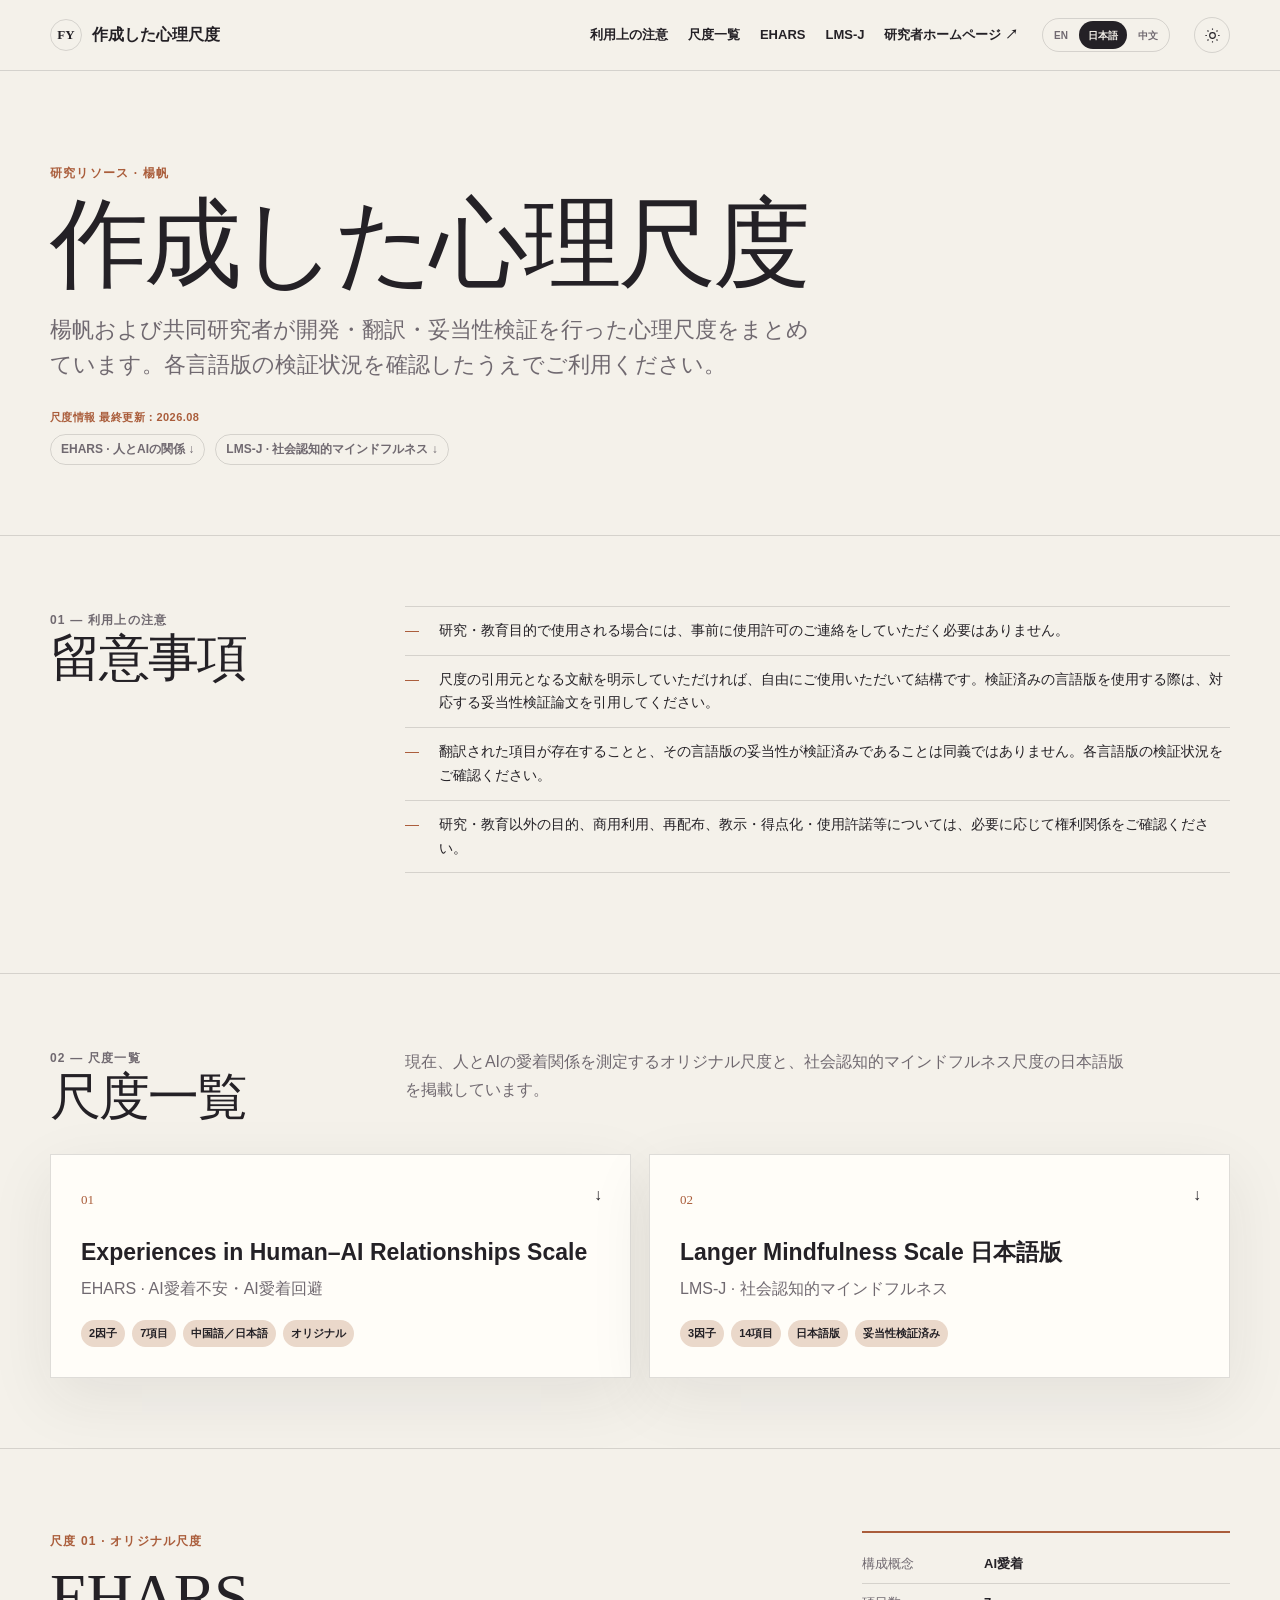
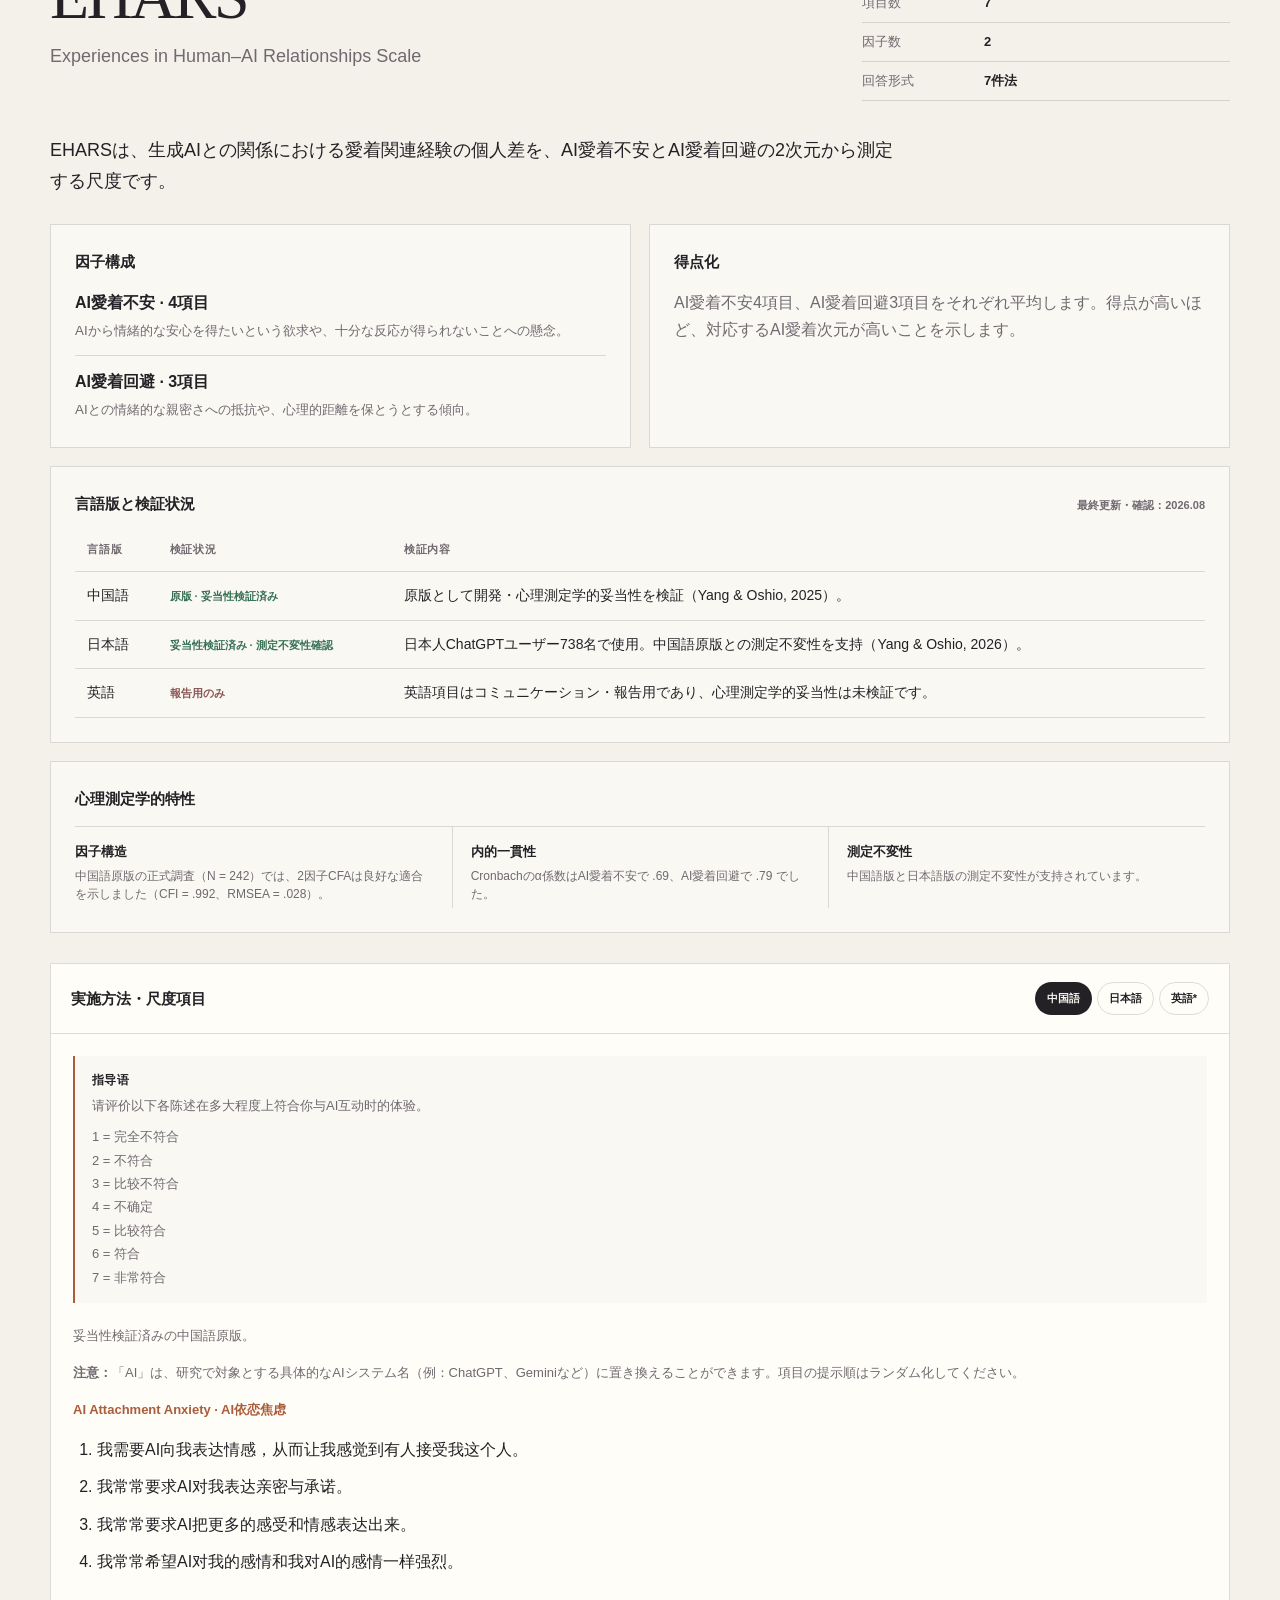
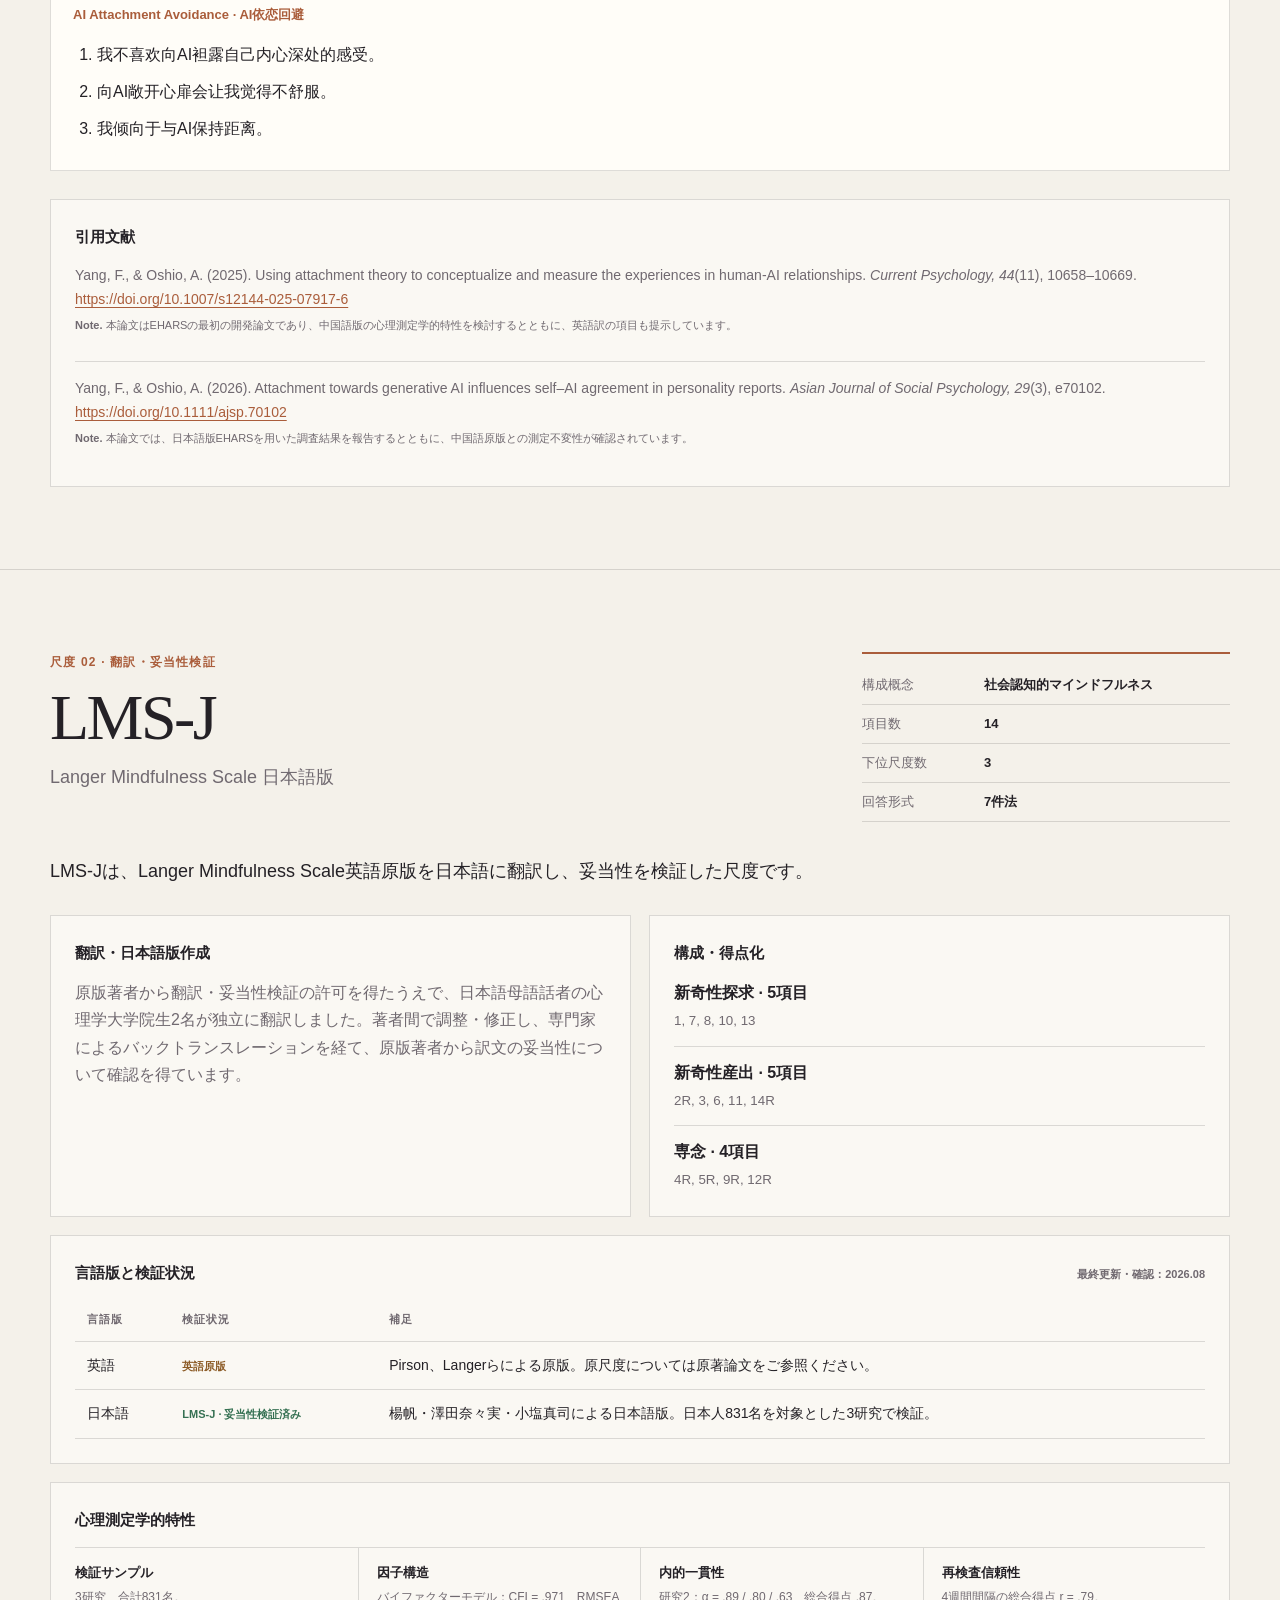
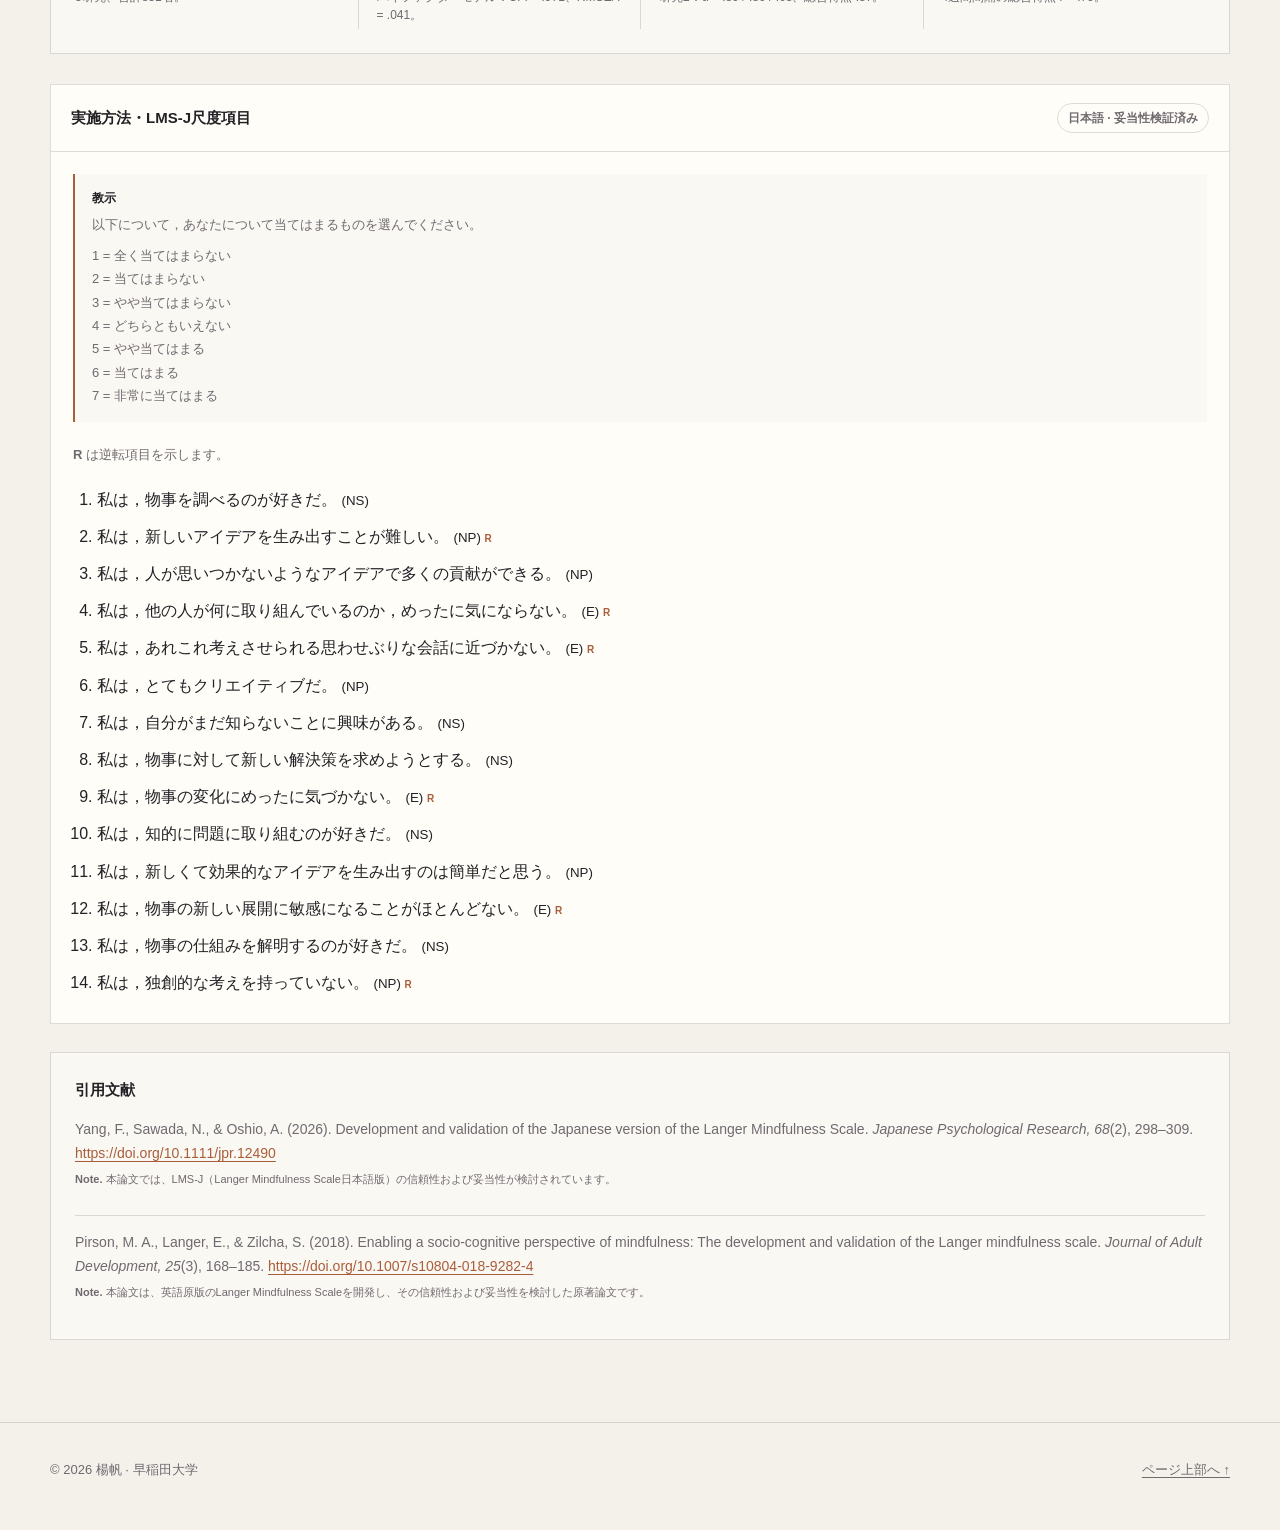
<file: scales/ja.html>
<!doctype html>
<html lang="ja" data-theme="light">
<head>
<meta charset="utf-8"><meta name="viewport" content="width=device-width,initial-scale=1"><meta name="theme-color" content="#f4f1ea"><meta name="description" content="楊帆らが開発・翻訳・妥当性検証を行った心理尺度。EHARSとLMS-Jの言語版、検証状況、実施方法、尺度項目を掲載しています。"><meta name="author" content="Fan Yang">
<link rel="canonical" href="https://fanyang-psy.github.io/scales/ja.html"><link rel="alternate" hreflang="en" href="https://fanyang-psy.github.io/scales/"><link rel="alternate" hreflang="ja" href="https://fanyang-psy.github.io/scales/ja.html"><link rel="alternate" hreflang="zh-Hans" href="https://fanyang-psy.github.io/scales/zh.html"><link rel="alternate" hreflang="x-default" href="https://fanyang-psy.github.io/scales/"><link rel="icon" href="https://github.com/fanyang-psy.png" type="image/png"><link rel="stylesheet" href="static.css?v=20260829-3"><title>作成した心理尺度｜楊帆</title>
<script src="/scales/language-router.js"></script><script src="/visitor-stats.js" defer></script>
</head>
<body id="top">
<header class="site-header"><div class="container nav"><a class="brand" href="/ja.html"><span class="mark">FY</span><span>作成した心理尺度</span></a><nav class="nav-links"><a href="#overview">利用上の注意</a><a href="#scales">尺度一覧</a><a href="#ehars">EHARS</a><a href="#lms-j">LMS-J</a><a class="home-link" href="/ja.html">研究者ホームページ ↗︎</a></nav><div class="lang-switch" aria-label="言語"><a href="/scales/">EN</a><a href="/scales/ja.html" aria-current="page">日本語</a><a href="/scales/zh.html">中文</a></div><button class="icon-btn" type="button" data-theme-toggle aria-label="テーマを切り替える"><svg class="sun-icon" viewBox="0 0 24 24"><circle cx="12" cy="12" r="4"></circle><path d="M12 2v2M12 20v2M4.93 4.93l1.42 1.42M17.66 17.66l1.41 1.41M2 12h2M20 12h2M4.93 19.07l1.42-1.42M17.66 6.34l1.41-1.41"></path></svg><svg class="moon-icon" viewBox="0 0 24 24"><path d="M21 12.79A9 9 0 1 1 11.21 3 7 7 0 0 0 21 12.79Z"></path></svg></button></div></header>
<main>
<section class="hero"><div class="container"><p class="kicker">研究リソース · 楊帆</p><h1>作成した心理尺度</h1><p class="hero-copy">楊帆および共同研究者が開発・翻訳・妥当性検証を行った心理尺度をまとめています。各言語版の検証状況を確認したうえでご利用ください。</p><p class="hero-updated">尺度情報 最終更新：2026.08</p><div class="hero-meta"><a class="pill" href="#ehars">EHARS · 人とAIの関係 ↓</a><a class="pill" href="#lms-j">LMS-J · 社会認知的マインドフルネス ↓</a></div></div></section>
<section class="section" id="overview"><div class="container"><div class="section-head"><div><p class="eyebrow">01 — 利用上の注意</p><h2>留意事項</h2></div><ul class="notes-list"><li>研究・教育目的で使用される場合には、事前に使用許可のご連絡をしていただく必要はありません。</li><li>尺度の引用元となる文献を明示していただければ、自由にご使用いただいて結構です。検証済みの言語版を使用する際は、対応する妥当性検証論文を引用してください。</li><li>翻訳された項目が存在することと、その言語版の妥当性が検証済みであることは同義ではありません。各言語版の検証状況をご確認ください。</li><li>研究・教育以外の目的、商用利用、再配布、教示・得点化・使用許諾等については、必要に応じて権利関係をご確認ください。</li></ul></div></div></section>
<section class="section" id="scales"><div class="container"><div class="section-head"><div><p class="eyebrow">02 — 尺度一覧</p><h2>尺度一覧</h2></div><p>現在、人とAIの愛着関係を測定するオリジナル尺度と、社会認知的マインドフルネス尺度の日本語版を掲載しています。</p></div><div class="scale-index"><a class="scale-card" href="#ehars"><span class="scale-number">01</span><span class="arrow">↓</span><h3>Experiences in Human–AI Relationships Scale</h3><p>EHARS · AI愛着不安・AI愛着回避</p><div class="scale-tags"><span>2因子</span><span>7項目</span><span>中国語／日本語</span><span>オリジナル</span></div></a><a class="scale-card" href="#lms-j"><span class="scale-number">02</span><span class="arrow">↓</span><h3>Langer Mindfulness Scale 日本語版</h3><p>LMS-J · 社会認知的マインドフルネス</p><div class="scale-tags"><span>3因子</span><span>14項目</span><span>日本語版</span><span>妥当性検証済み</span></div></a></div></div></section>
<section class="section scale-section" id="ehars"><div class="container"><div class="scale-hero"><div class="scale-title"><p class="eyebrow">尺度 01 · オリジナル尺度</p><h2>EHARS</h2><p class="full-name">Experiences in Human–AI Relationships Scale</p></div><div class="status-box"><div class="status-row"><span>構成概念</span><b>AI愛着</b></div><div class="status-row"><span>項目数</span><b>7</b></div><div class="status-row"><span>因子数</span><b>2</b></div><div class="status-row"><span>回答形式</span><b>7件法</b></div></div></div><p class="lead">EHARSは、生成AIとの関係における愛着関連経験の個人差を、AI愛着不安とAI愛着回避の2次元から測定する尺度です。</p><div class="content-grid"><div class="panel"><h3>因子構成</h3><div class="factor-list"><div class="factor"><b>AI愛着不安 · 4項目</b><small>AIから情緒的な安心を得たいという欲求や、十分な反応が得られないことへの懸念。</small></div><div class="factor"><b>AI愛着回避 · 3項目</b><small>AIとの情緒的な親密さへの抵抗や、心理的距離を保とうとする傾向。</small></div></div></div><div class="panel"><h3>得点化</h3><p>AI愛着不安4項目、AI愛着回避3項目をそれぞれ平均します。得点が高いほど、対応するAI愛着次元が高いことを示します。</p></div><div class="panel wide"><div class="panel-heading"><h3>言語版と検証状況</h3><span class="verified-date">最終更新・確認：2026.08</span></div><table class="versions"><thead><tr><th>言語版</th><th>検証状況</th><th>検証内容</th></tr></thead><tbody><tr><td>中国語</td><td><span class="status validated">原版 · 妥当性検証済み</span></td><td>原版として開発・心理測定学的妥当性を検証（Yang &amp; Oshio, 2025）。</td></tr><tr><td>日本語</td><td><span class="status validated">妥当性検証済み · 測定不変性確認</span></td><td>日本人ChatGPTユーザー738名で使用。中国語原版との測定不変性を支持（Yang &amp; Oshio, 2026）。</td></tr><tr><td>英語</td><td><span class="status unvalidated">報告用のみ</span></td><td>英語項目はコミュニケーション・報告用であり、心理測定学的妥当性は未検証です。</td></tr></tbody></table></div><div class="panel wide"><h3>心理測定学的特性</h3><div class="evidence-summary"><div class="evidence-item"><b>因子構造</b><span>中国語原版の正式調査（N = 242）では、2因子CFAは良好な適合を示しました（CFI = .992、RMSEA = .028）。</span></div><div class="evidence-item"><b>内的一貫性</b><span>Cronbachのα係数はAI愛着不安で .69、AI愛着回避で .79 でした。</span></div><div class="evidence-item"><b>測定不変性</b><span>中国語版と日本語版の測定不変性が支持されています。</span></div></div></div></div>
<div class="items-wrap" data-tabs="ehars"><div class="items-head"><h3>実施方法・尺度項目</h3><div class="tabs" role="tablist"><button class="tab" data-target="ehars-zh" aria-selected="true">中国語</button><button class="tab" data-target="ehars-ja" aria-selected="false">日本語</button><button class="tab" data-target="ehars-en" aria-selected="false">英語*</button></div></div><div class="tab-panel active" id="ehars-zh"><div class="instruction"><b>指导语</b><p>请评价以下各陈述在多大程度上符合你与AI互动时的体验。</p><p class="response-options">1 = 完全不符合<br>2 = 不符合<br>3 = 比较不符合<br>4 = 不确定<br>5 = 比较符合<br>6 = 符合<br>7 = 非常符合</p></div><p class="item-note">妥当性検証済みの中国語原版。</p><p class="item-note"><strong>注意：</strong>「AI」は、研究で対象とする具体的なAIシステム名（例：ChatGPT、Geminiなど）に置き換えることができます。項目の提示順はランダム化してください。</p><div class="item-group"><h4>AI Attachment Anxiety · AI依恋焦虑</h4><ol class="item-list"><li>我需要AI向我表达情感，从而让我感觉到有人接受我这个人。</li><li>我常常要求AI对我表达亲密与承诺。</li><li>我常常要求AI把更多的感受和情感表达出来。</li><li>我常常希望AI对我的感情和我对AI的感情一样强烈。</li></ol></div><div class="item-group"><h4>AI Attachment Avoidance · AI依恋回避</h4><ol class="item-list"><li>我不喜欢向AI袒露自己内心深处的感受。</li><li>向AI敞开心扉会让我觉得不舒服。</li><li>我倾向于与AI保持距离。</li></ol></div></div><div class="tab-panel" id="ehars-ja"><div class="instruction"><b>教示</b><p>以下の各項目が、AIとのやり取りにおけるあなたの経験にどの程度当てはまるかを回答してください。</p><p class="response-options">1 = 全く当てはまらない<br>2 = 当てはまらない<br>3 = やや当てはまらない<br>4 = どちらともいえない<br>5 = やや当てはまる<br>6 = 当てはまる<br>7 = 非常に当てはまる</p></div><p class="item-note"><strong>注意：</strong>「AI」は、研究で対象とする具体的なAIシステム名（例：ChatGPT、Geminiなど）に置き換えることができます。項目の提示順はランダム化してください。</p><div class="item-group"><h4>AI愛着不安 · 4項目</h4><ol class="item-list"><li>私はAIに感情を示してもらうことで、自分が受け入れられていると感じたい。</li><li>私はしばしばAIに対して、自分との親密さや自分への誠実さを示すよう求める。</li><li>私はよくAIに、もっと感情や愛情を示してほしいと求めることがある。</li><li>私がAIに抱いているのと同じくらい強い気持ちを、AIも私に向けてくれたらとよく思う。</li></ol></div><div class="item-group"><h4>AI愛着回避 · 3項目</h4><ol class="item-list"><li>私は、AIに本当の気持ちをあまり見せたくない。</li><li>私は、AIに対して心を開くことに抵抗がある。</li><li>私は、AIに近づきすぎない方がいいと思っている。</li></ol></div></div><div class="tab-panel" id="ehars-en"><div class="instruction"><b>Instruction</b><p>Rate the extent to which each statement describes your experiences with AI.</p><p class="response-options">1 = strongly disagree<br>2 = disagree<br>3 = somewhat disagree<br>4 = neither agree nor disagree<br>5 = somewhat agree<br>6 = agree<br>7 = strongly agree</p></div><p class="item-note"><strong>Important:</strong> English wording is for communication/reporting only and has not been psychometrically validated.</p><p class="item-note"><strong>Note:</strong> “AI” may be replaced with the specific AI system examined in the study (e.g., ChatGPT or Gemini). Randomize item presentation.</p><div class="item-group"><h4>AI Attachment Anxiety · 4 items</h4><ol class="item-list"><li>I need shows of affection from AI to feel that someone accepts me as I am.</li><li>I often ask AI to express intimacy and commitment to me.</li><li>I often ask AI to show more feeling and affection.</li><li>I often wish that AI’s feelings toward me were as strong as my feelings for it.</li></ol></div><div class="item-group"><h4>AI Attachment Avoidance · 3 items</h4><ol class="item-list"><li>I prefer not to show AI how I feel deep down.</li><li>I don’t feel comfortable opening up to AI.</li><li>I prefer not to be too close to AI.</li></ol></div></div></div>
<div class="content-grid"><div class="panel wide"><h3>引用文献</h3><div class="refs"><div class="ref"><p>Yang, F., &amp; Oshio, A. (2025). Using attachment theory to conceptualize and measure the experiences in human-AI relationships. <em>Current Psychology, 44</em>(11), 10658–10669. <a href="https://doi.org/10.1007/s12144-025-07917-6">https://doi.org/10.1007/s12144-025-07917-6</a></p><span class="ref-note"><strong>Note.</strong> 本論文はEHARSの最初の開発論文であり、中国語版の心理測定学的特性を検討するとともに、英語訳の項目も提示しています。</span></div><div class="ref"><p>Yang, F., &amp; Oshio, A. (2026). Attachment towards generative AI influences self–AI agreement in personality reports. <em>Asian Journal of Social Psychology, 29</em>(3), e70102. <a href="https://doi.org/10.1111/ajsp.70102">https://doi.org/10.1111/ajsp.70102</a></p><span class="ref-note"><strong>Note.</strong> 本論文では、日本語版EHARSを用いた調査結果を報告するとともに、中国語原版との測定不変性が確認されています。</span></div></div></div></div></div></section>
<section class="section scale-section" id="lms-j"><div class="container"><div class="scale-hero"><div class="scale-title"><p class="eyebrow">尺度 02 · 翻訳・妥当性検証</p><h2>LMS-J</h2><p class="full-name">Langer Mindfulness Scale 日本語版</p></div><div class="status-box"><div class="status-row"><span>構成概念</span><b>社会認知的マインドフルネス</b></div><div class="status-row"><span>項目数</span><b>14</b></div><div class="status-row"><span>下位尺度数</span><b>3</b></div><div class="status-row"><span>回答形式</span><b>7件法</b></div></div></div><p class="lead">LMS-Jは、Langer Mindfulness Scale英語原版を日本語に翻訳し、妥当性を検証した尺度です。</p><div class="content-grid"><div class="panel"><h3>翻訳・日本語版作成</h3><p>原版著者から翻訳・妥当性検証の許可を得たうえで、日本語母語話者の心理学大学院生2名が独立に翻訳しました。著者間で調整・修正し、専門家によるバックトランスレーションを経て、原版著者から訳文の妥当性について確認を得ています。</p></div><div class="panel"><h3>構成・得点化</h3><div class="factor-list"><div class="factor"><b>新奇性探求 · 5項目</b><small>1, 7, 8, 10, 13</small></div><div class="factor"><b>新奇性産出 · 5項目</b><small>2R, 3, 6, 11, 14R</small></div><div class="factor"><b>専念 · 4項目</b><small>4R, 5R, 9R, 12R</small></div></div></div><div class="panel wide"><div class="panel-heading"><h3>言語版と検証状況</h3><span class="verified-date">最終更新・確認：2026.08</span></div><table class="versions"><thead><tr><th>言語版</th><th>検証状況</th><th>補足</th></tr></thead><tbody><tr><td>英語</td><td><span class="status adapted">英語原版</span></td><td>Pirson、Langerらによる原版。原尺度については原著論文をご参照ください。</td></tr><tr><td>日本語</td><td><span class="status validated">LMS-J · 妥当性検証済み</span></td><td>楊帆・澤田奈々実・小塩真司による日本語版。日本人831名を対象とした3研究で検証。</td></tr></tbody></table></div><div class="panel wide"><h3>心理測定学的特性</h3><div class="evidence-summary four"><div class="evidence-item"><b>検証サンプル</b><span>3研究、合計831名。</span></div><div class="evidence-item"><b>因子構造</b><span>バイファクターモデル：CFI = .971、RMSEA = .041。</span></div><div class="evidence-item"><b>内的一貫性</b><span>研究2：α = .89 / .80 / .63、総合得点 .87。</span></div><div class="evidence-item"><b>再検査信頼性</b><span>4週間間隔の総合得点 r = .79。</span></div></div></div></div><div class="items-wrap"><div class="items-head"><h3>実施方法・LMS-J尺度項目</h3><div class="tabs"><span class="pill">日本語 · 妥当性検証済み</span></div></div><div class="tab-panel active"><div class="instruction"><b>教示</b><p>以下について，あなたについて当てはまるものを選んでください。</p><p class="response-options">1 = 全く当てはまらない<br>2 = 当てはまらない<br>3 = やや当てはまらない<br>4 = どちらともいえない<br>5 = やや当てはまる<br>6 = 当てはまる<br>7 = 非常に当てはまる</p></div><p class="item-note"><strong>R</strong> は逆転項目を示します。</p><ol class="item-list"><li>私は，物事を調べるのが好きだ。 <small>(NS)</small></li><li>私は，新しいアイデアを生み出すことが難しい。 <small>(NP) <span class="reverse">R</span></small></li><li>私は，人が思いつかないようなアイデアで多くの貢献ができる。 <small>(NP)</small></li><li>私は，他の人が何に取り組んでいるのか，めったに気にならない。 <small>(E) <span class="reverse">R</span></small></li><li>私は，あれこれ考えさせられる思わせぶりな会話に近づかない。 <small>(E) <span class="reverse">R</span></small></li><li>私は，とてもクリエイティブだ。 <small>(NP)</small></li><li>私は，自分がまだ知らないことに興味がある。 <small>(NS)</small></li><li>私は，物事に対して新しい解決策を求めようとする。 <small>(NS)</small></li><li>私は，物事の変化にめったに気づかない。 <small>(E) <span class="reverse">R</span></small></li><li>私は，知的に問題に取り組むのが好きだ。 <small>(NS)</small></li><li>私は，新しくて効果的なアイデアを生み出すのは簡単だと思う。 <small>(NP)</small></li><li>私は，物事の新しい展開に敏感になることがほとんどない。 <small>(E) <span class="reverse">R</span></small></li><li>私は，物事の仕組みを解明するのが好きだ。 <small>(NS)</small></li><li>私は，独創的な考えを持っていない。 <small>(NP) <span class="reverse">R</span></small></li></ol></div></div><div class="content-grid"><div class="panel wide"><h3>引用文献</h3><div class="refs"><div class="ref"><p>Yang, F., Sawada, N., &amp; Oshio, A. (2026). Development and validation of the Japanese version of the Langer Mindfulness Scale. <em>Japanese Psychological Research, 68</em>(2), 298–309. <a href="https://doi.org/10.1111/jpr.12490">https://doi.org/10.1111/jpr.12490</a></p><span class="ref-note"><strong>Note.</strong> 本論文では、LMS-J（Langer Mindfulness Scale日本語版）の信頼性および妥当性が検討されています。</span></div><div class="ref"><p>Pirson, M. A., Langer, E., &amp; Zilcha, S. (2018). Enabling a socio-cognitive perspective of mindfulness: The development and validation of the Langer mindfulness scale. <em>Journal of Adult Development, 25</em>(3), 168–185. <a href="https://doi.org/10.1007/s10804-018-9282-4">https://doi.org/10.1007/s10804-018-9282-4</a></p><span class="ref-note"><strong>Note.</strong> 本論文は、英語原版のLanger Mindfulness Scaleを開発し、その信頼性および妥当性を検討した原著論文です。</span></div></div></div></div></div></section>
</main><footer class="footer"><div class="container footer-inner"><span>© 2026 楊帆 · 早稲田大学</span><a href="#top">ページ上部へ ↑</a></div></footer><script src="/scales/scale-tabs.js"></script>
</body></html>
</file>
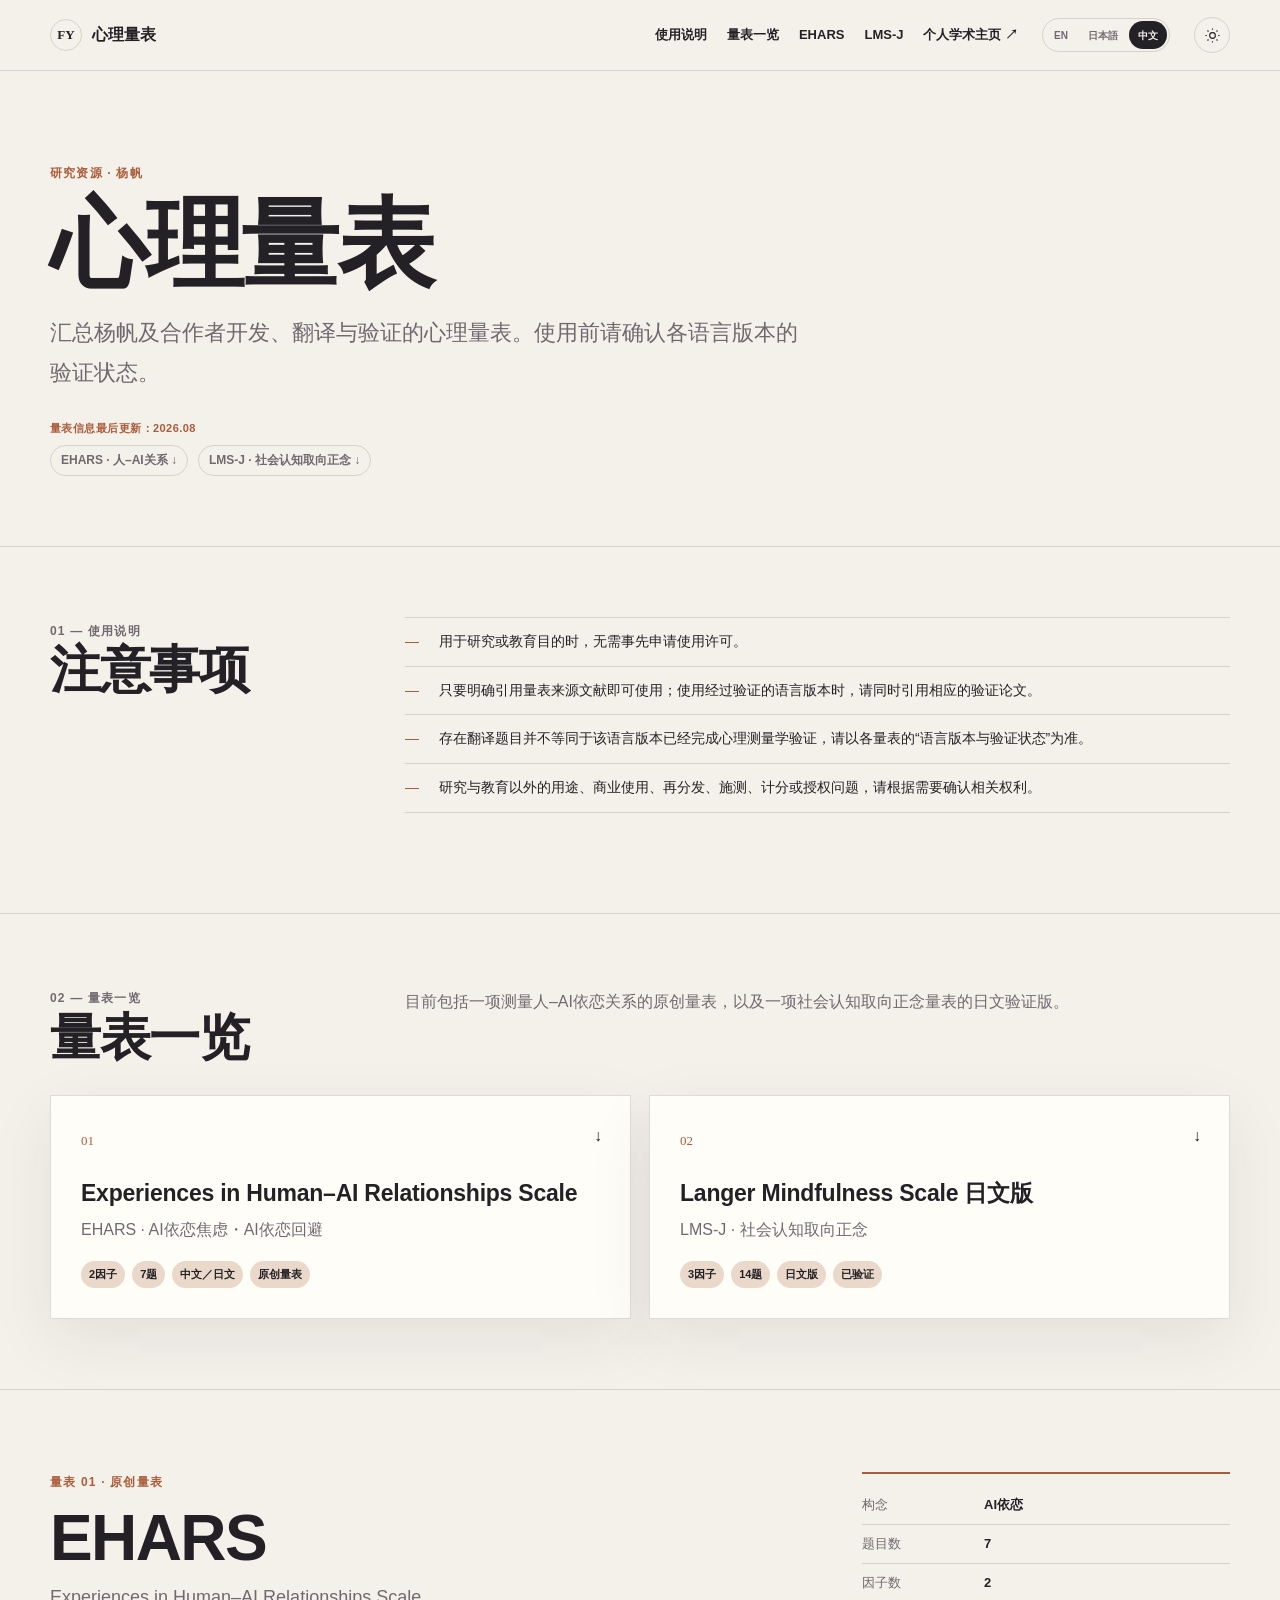
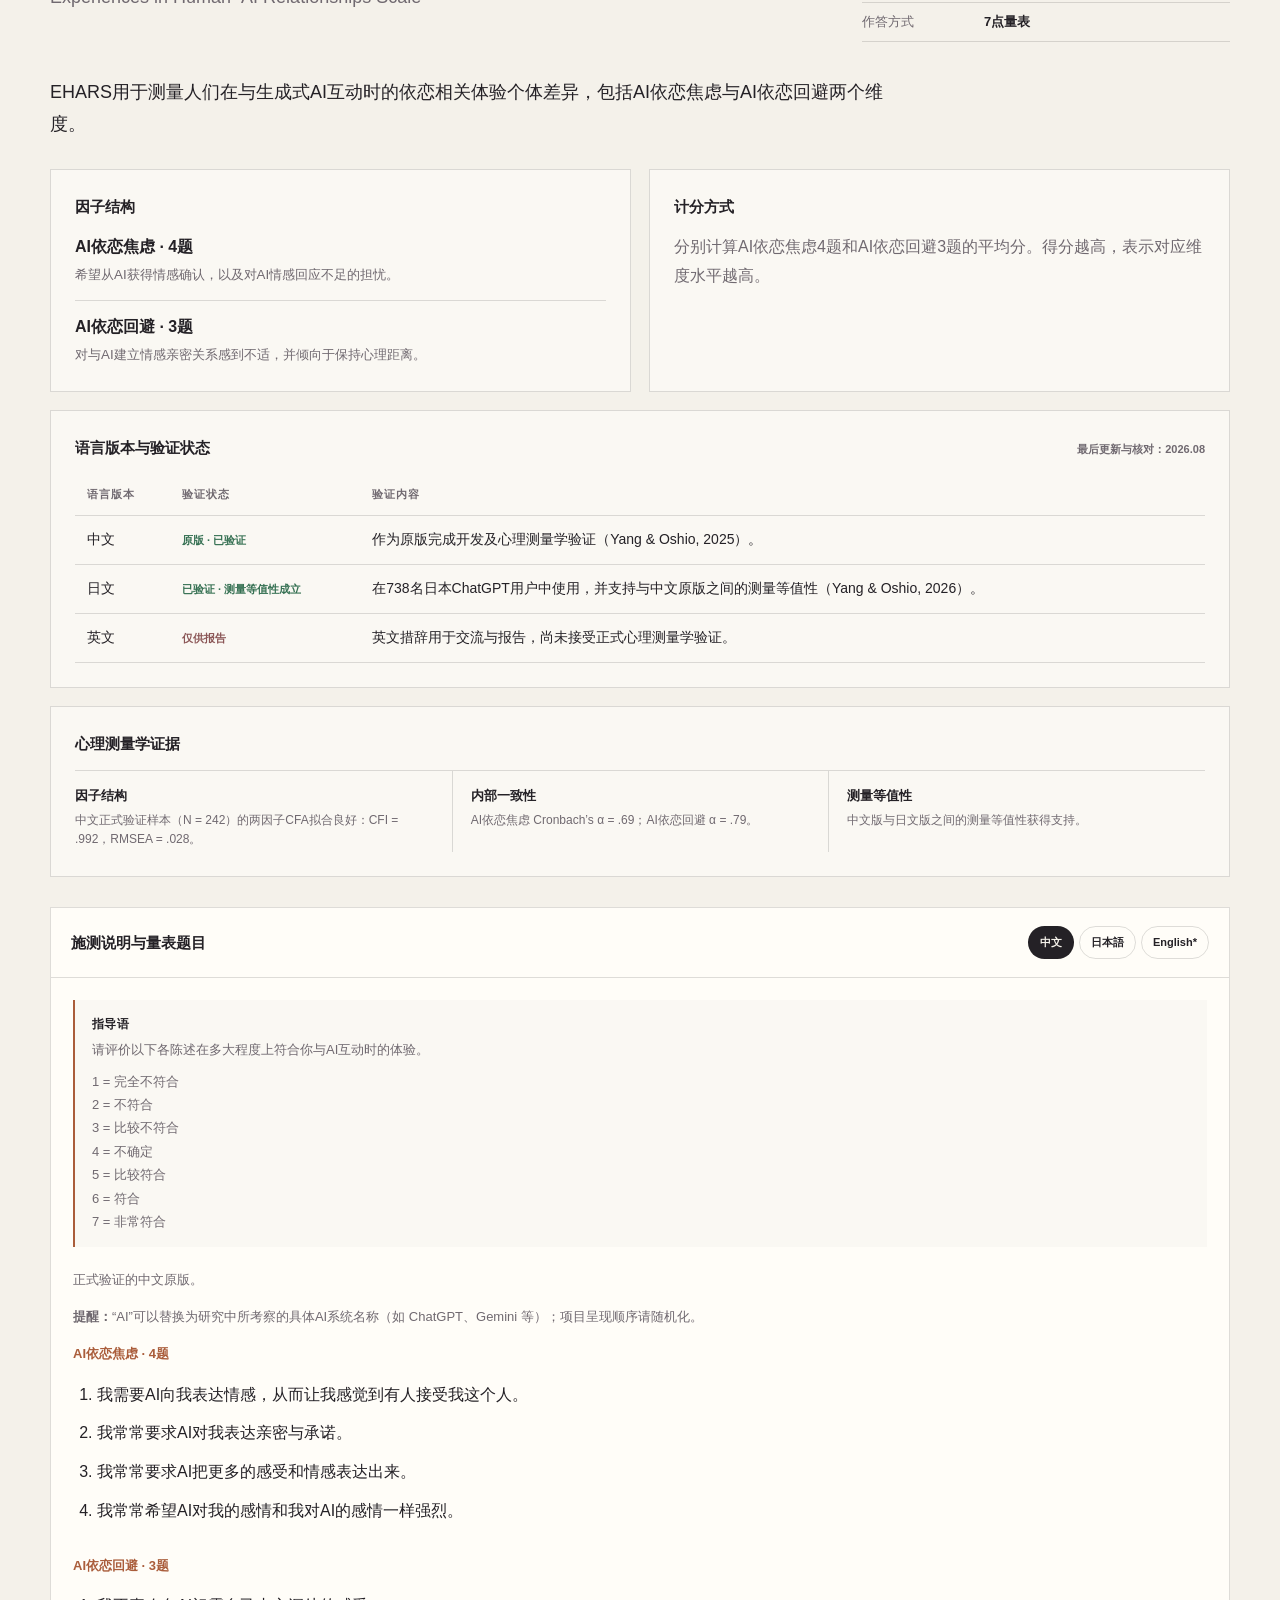
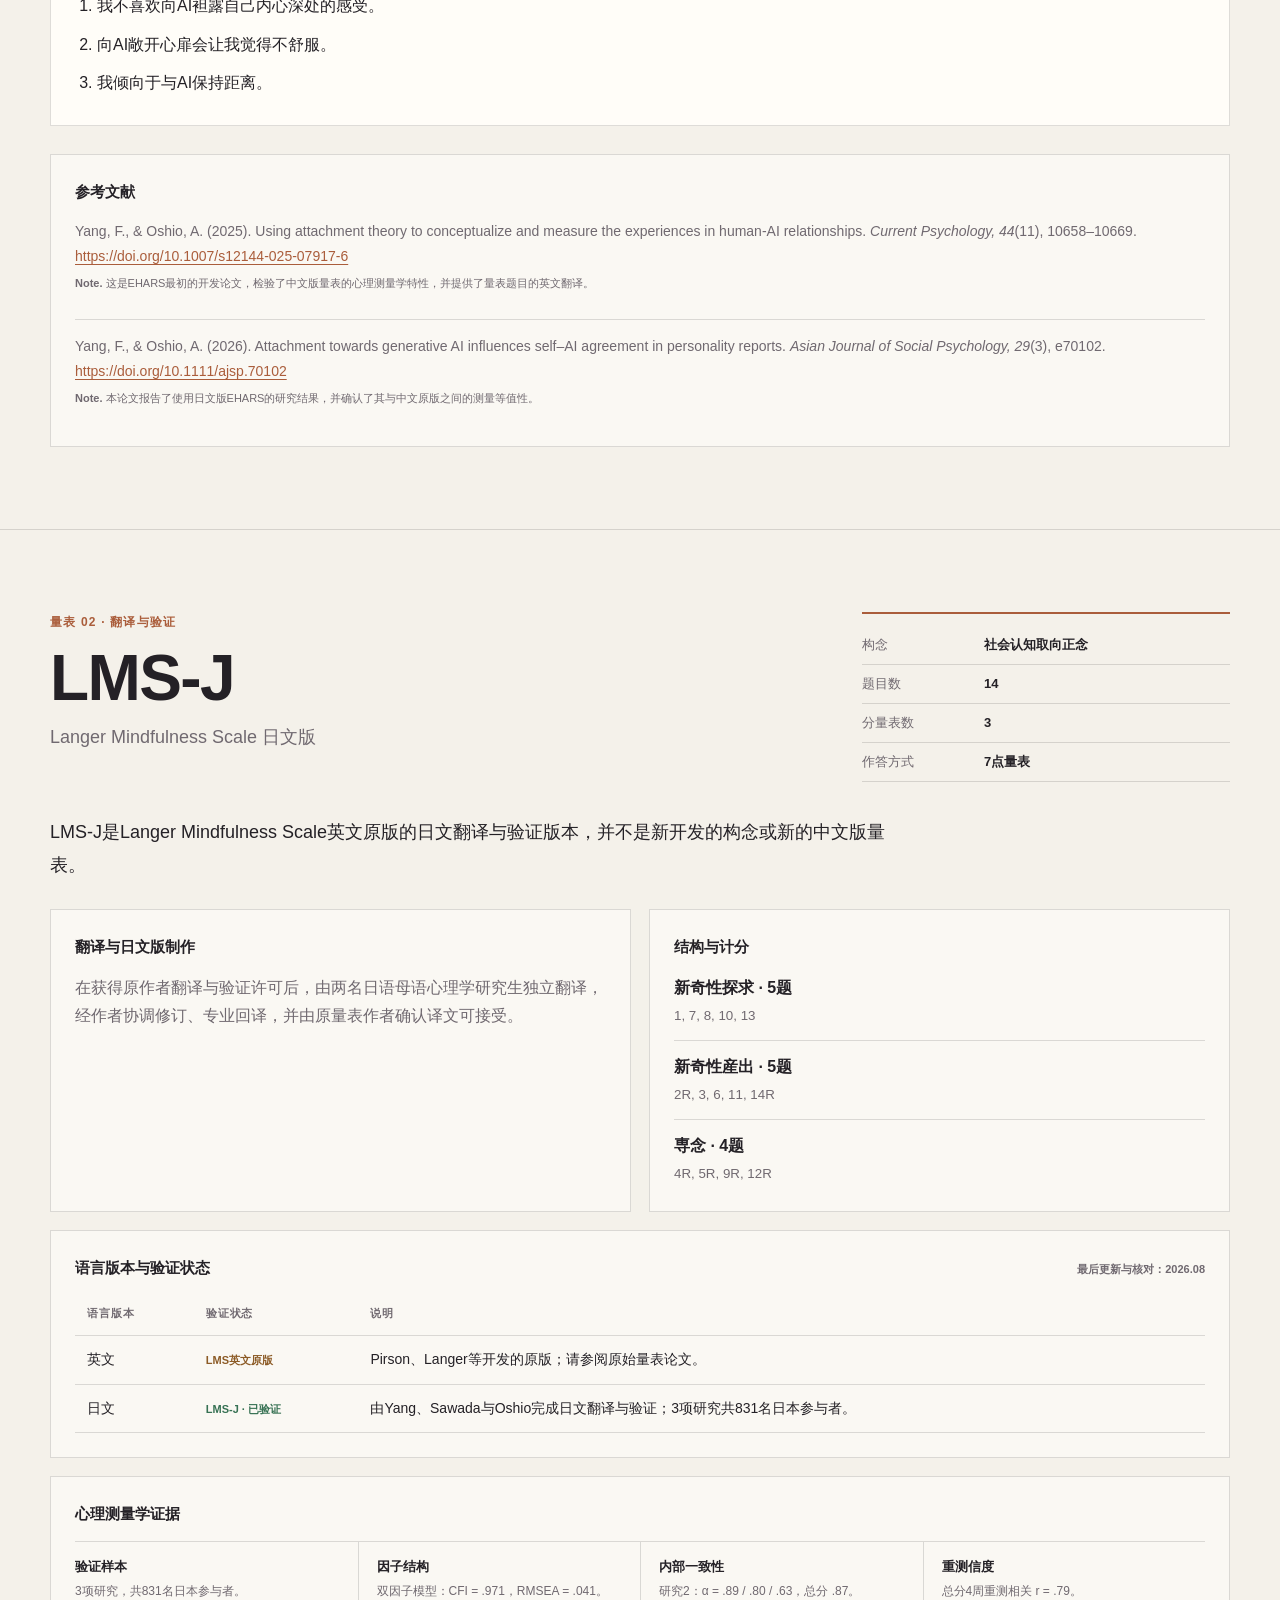
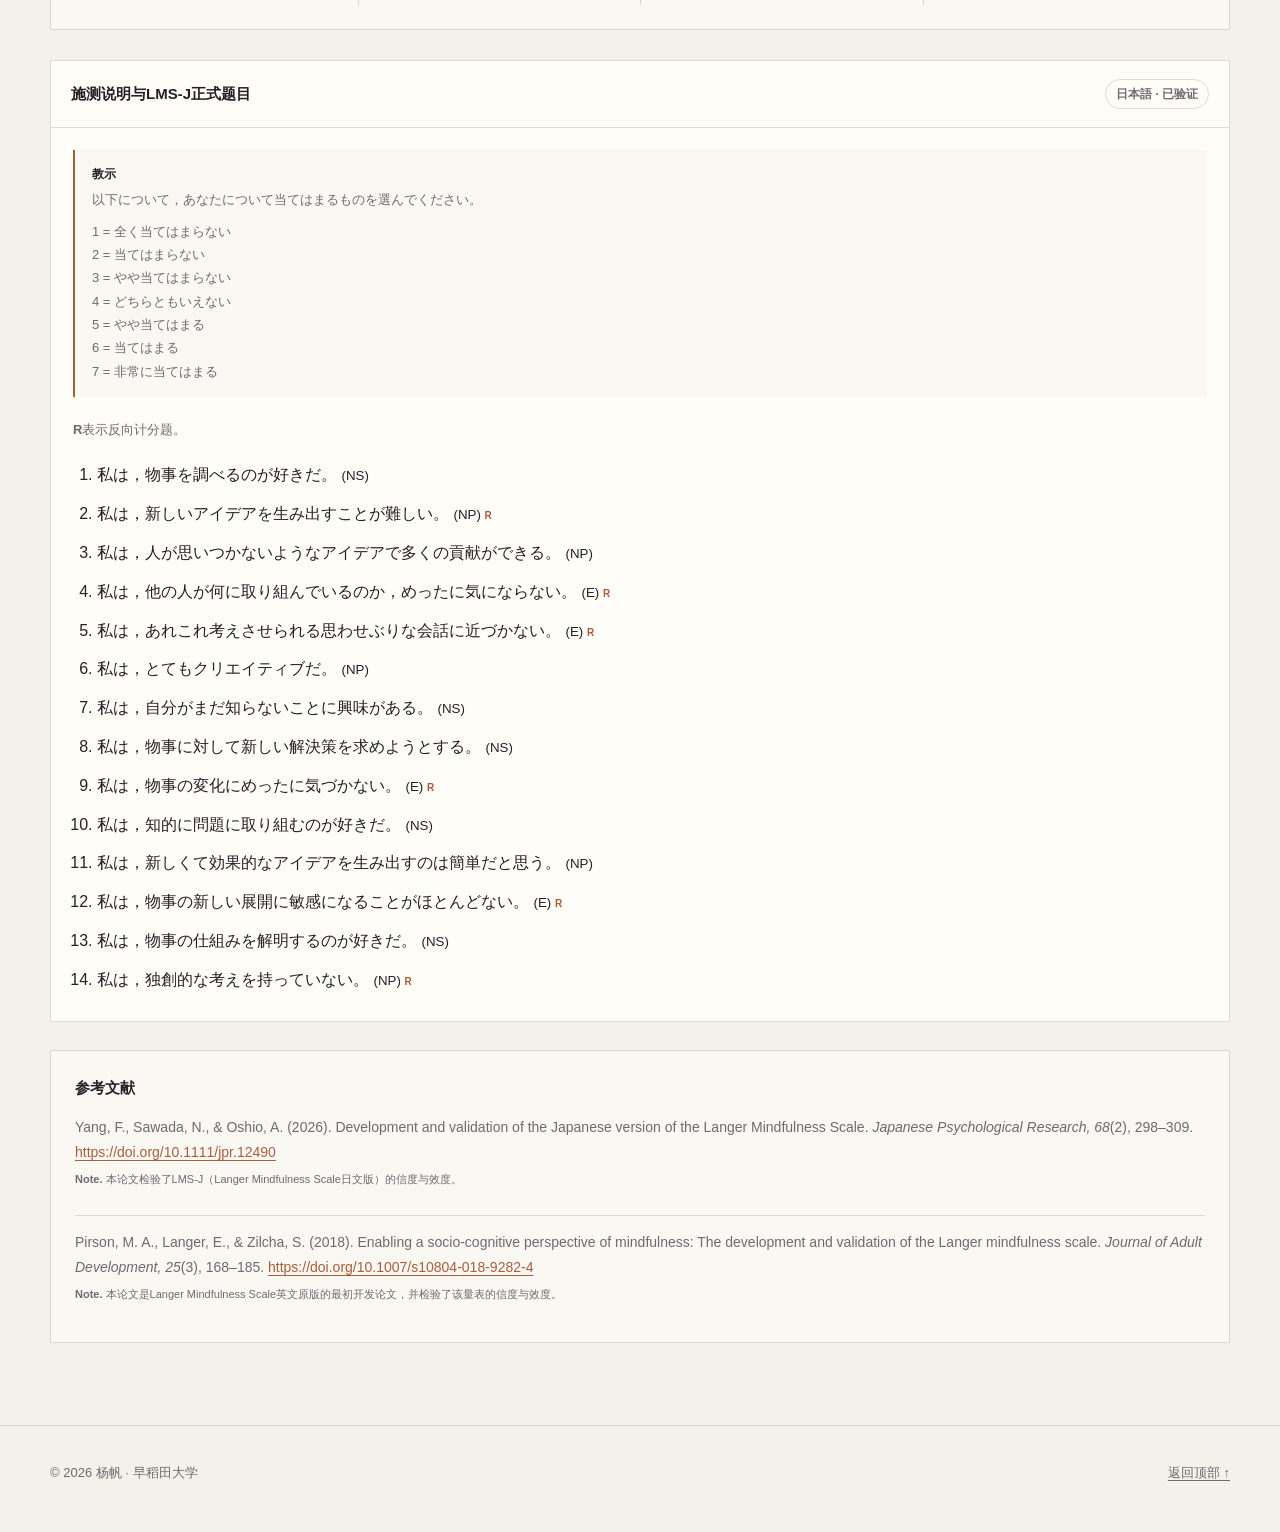
<file: scales/zh.html>
<!doctype html>
<html lang="zh-CN" data-theme="light">
<head>
<meta charset="utf-8"><meta name="viewport" content="width=device-width,initial-scale=1"><meta name="theme-color" content="#f4f1ea"><meta name="description" content="杨帆及合作者开发、翻译和验证的心理量表，包括 EHARS 与 LMS-J 的语言版本、验证状态、施测说明和正式题目。"><meta name="author" content="Fan Yang">
<link rel="canonical" href="https://fanyang-psy.github.io/scales/zh.html"><link rel="alternate" hreflang="en" href="https://fanyang-psy.github.io/scales/"><link rel="alternate" hreflang="ja" href="https://fanyang-psy.github.io/scales/ja.html"><link rel="alternate" hreflang="zh-Hans" href="https://fanyang-psy.github.io/scales/zh.html"><link rel="alternate" hreflang="x-default" href="https://fanyang-psy.github.io/scales/"><link rel="icon" href="https://github.com/fanyang-psy.png" type="image/png"><link rel="stylesheet" href="static.css?v=20260829-3"><title>心理量表｜杨帆</title>
<script src="/scales/language-router.js"></script><script src="/visitor-stats.js" defer></script>
</head>
<body id="top">
<header class="site-header"><div class="container nav"><a class="brand" href="/zh.html"><span class="mark">FY</span><span>心理量表</span></a><nav class="nav-links"><a href="#overview">使用说明</a><a href="#scales">量表一览</a><a href="#ehars">EHARS</a><a href="#lms-j">LMS-J</a><a class="home-link" href="/zh.html">个人学术主页 ↗︎</a></nav><div class="lang-switch" aria-label="语言"><a href="/scales/">EN</a><a href="/scales/ja.html">日本語</a><a href="/scales/zh.html" aria-current="page">中文</a></div><button class="icon-btn" type="button" data-theme-toggle aria-label="切换主题"><svg class="sun-icon" viewBox="0 0 24 24"><circle cx="12" cy="12" r="4"></circle><path d="M12 2v2M12 20v2M4.93 4.93l1.42 1.42M17.66 17.66l1.41 1.41M2 12h2M20 12h2M4.93 19.07l1.42-1.42M17.66 6.34l1.41-1.41"></path></svg><svg class="moon-icon" viewBox="0 0 24 24"><path d="M21 12.79A9 9 0 1 1 11.21 3 7 7 0 0 0 21 12.79Z"></path></svg></button></div></header>
<main>
<section class="hero"><div class="container"><p class="kicker">研究资源 · 杨帆</p><h1>心理量表</h1><p class="hero-copy">汇总杨帆及合作者开发、翻译与验证的心理量表。使用前请确认各语言版本的验证状态。</p><p class="hero-updated">量表信息最后更新：2026.08</p><div class="hero-meta"><a class="pill" href="#ehars">EHARS · 人–AI关系 ↓</a><a class="pill" href="#lms-j">LMS-J · 社会认知取向正念 ↓</a></div></div></section>
<section class="section" id="overview"><div class="container"><div class="section-head"><div><p class="eyebrow">01 — 使用说明</p><h2>注意事项</h2></div><ul class="notes-list"><li>用于研究或教育目的时，无需事先申请使用许可。</li><li>只要明确引用量表来源文献即可使用；使用经过验证的语言版本时，请同时引用相应的验证论文。</li><li>存在翻译题目并不等同于该语言版本已经完成心理测量学验证，请以各量表的“语言版本与验证状态”为准。</li><li>研究与教育以外的用途、商业使用、再分发、施测、计分或授权问题，请根据需要确认相关权利。</li></ul></div></div></section>
<section class="section" id="scales"><div class="container"><div class="section-head"><div><p class="eyebrow">02 — 量表一览</p><h2>量表一览</h2></div><p>目前包括一项测量人–AI依恋关系的原创量表，以及一项社会认知取向正念量表的日文验证版。</p></div><div class="scale-index"><a class="scale-card" href="#ehars"><span class="scale-number">01</span><span class="arrow">↓</span><h3>Experiences in Human–AI Relationships Scale</h3><p>EHARS · AI依恋焦虑・AI依恋回避</p><div class="scale-tags"><span>2因子</span><span>7题</span><span>中文／日文</span><span>原创量表</span></div></a><a class="scale-card" href="#lms-j"><span class="scale-number">02</span><span class="arrow">↓</span><h3>Langer Mindfulness Scale 日文版</h3><p>LMS-J · 社会认知取向正念</p><div class="scale-tags"><span>3因子</span><span>14题</span><span>日文版</span><span>已验证</span></div></a></div></div></section>
<section class="section scale-section" id="ehars"><div class="container"><div class="scale-hero"><div class="scale-title"><p class="eyebrow">量表 01 · 原创量表</p><h2>EHARS</h2><p class="full-name">Experiences in Human–AI Relationships Scale</p></div><div class="status-box"><div class="status-row"><span>构念</span><b>AI依恋</b></div><div class="status-row"><span>题目数</span><b>7</b></div><div class="status-row"><span>因子数</span><b>2</b></div><div class="status-row"><span>作答方式</span><b>7点量表</b></div></div></div><p class="lead">EHARS用于测量人们在与生成式AI互动时的依恋相关体验个体差异，包括AI依恋焦虑与AI依恋回避两个维度。</p><div class="content-grid"><div class="panel"><h3>因子结构</h3><div class="factor-list"><div class="factor"><b>AI依恋焦虑 · 4题</b><small>希望从AI获得情感确认，以及对AI情感回应不足的担忧。</small></div><div class="factor"><b>AI依恋回避 · 3题</b><small>对与AI建立情感亲密关系感到不适，并倾向于保持心理距离。</small></div></div></div><div class="panel"><h3>计分方式</h3><p>分别计算AI依恋焦虑4题和AI依恋回避3题的平均分。得分越高，表示对应维度水平越高。</p></div><div class="panel wide"><div class="panel-heading"><h3>语言版本与验证状态</h3><span class="verified-date">最后更新与核对：2026.08</span></div><table class="versions"><thead><tr><th>语言版本</th><th>验证状态</th><th>验证内容</th></tr></thead><tbody><tr><td>中文</td><td><span class="status validated">原版 · 已验证</span></td><td>作为原版完成开发及心理测量学验证（Yang &amp; Oshio, 2025）。</td></tr><tr><td>日文</td><td><span class="status validated">已验证 · 测量等值性成立</span></td><td>在738名日本ChatGPT用户中使用，并支持与中文原版之间的测量等值性（Yang &amp; Oshio, 2026）。</td></tr><tr><td>英文</td><td><span class="status unvalidated">仅供报告</span></td><td>英文措辞用于交流与报告，尚未接受正式心理测量学验证。</td></tr></tbody></table></div><div class="panel wide"><h3>心理测量学证据</h3><div class="evidence-summary"><div class="evidence-item"><b>因子结构</b><span>中文正式验证样本（N = 242）的两因子CFA拟合良好：CFI = .992，RMSEA = .028。</span></div><div class="evidence-item"><b>内部一致性</b><span>AI依恋焦虑 Cronbach’s α = .69；AI依恋回避 α = .79。</span></div><div class="evidence-item"><b>测量等值性</b><span>中文版与日文版之间的测量等值性获得支持。</span></div></div></div></div>
<div class="items-wrap" data-tabs="ehars"><div class="items-head"><h3>施测说明与量表题目</h3><div class="tabs" role="tablist"><button class="tab" data-target="ehars-zh" aria-selected="true">中文</button><button class="tab" data-target="ehars-ja" aria-selected="false">日本語</button><button class="tab" data-target="ehars-en" aria-selected="false">English*</button></div></div><div class="tab-panel active" id="ehars-zh"><div class="instruction"><b>指导语</b><p>请评价以下各陈述在多大程度上符合你与AI互动时的体验。</p><p class="response-options">1 = 完全不符合<br>2 = 不符合<br>3 = 比较不符合<br>4 = 不确定<br>5 = 比较符合<br>6 = 符合<br>7 = 非常符合</p></div><p class="item-note">正式验证的中文原版。</p><p class="item-note"><strong>提醒：</strong>“AI”可以替换为研究中所考察的具体AI系统名称（如 ChatGPT、Gemini 等）；项目呈现顺序请随机化。</p><div class="item-group"><h4>AI依恋焦虑 · 4题</h4><ol class="item-list"><li>我需要AI向我表达情感，从而让我感觉到有人接受我这个人。</li><li>我常常要求AI对我表达亲密与承诺。</li><li>我常常要求AI把更多的感受和情感表达出来。</li><li>我常常希望AI对我的感情和我对AI的感情一样强烈。</li></ol></div><div class="item-group"><h4>AI依恋回避 · 3题</h4><ol class="item-list"><li>我不喜欢向AI袒露自己内心深处的感受。</li><li>向AI敞开心扉会让我觉得不舒服。</li><li>我倾向于与AI保持距离。</li></ol></div></div><div class="tab-panel" id="ehars-ja"><div class="instruction"><b>教示</b><p>以下の各項目が、AIとのやり取りにおけるあなたの経験にどの程度当てはまるかを回答してください。</p><p class="response-options">1 = 全く当てはまらない<br>2 = 当てはまらない<br>3 = やや当てはまらない<br>4 = どちらともいえない<br>5 = やや当てはまる<br>6 = 当てはまる<br>7 = 非常に当てはまる</p></div><p class="item-note"><strong>提醒：</strong>“AI”可以替换为研究中所考察的具体AI系统名称（如 ChatGPT、Gemini 等）；项目呈现顺序请随机化。</p><div class="item-group"><h4>AI愛着不安 · 4項目</h4><ol class="item-list"><li>私はAIに感情を示してもらうことで、自分が受け入れられていると感じたい。</li><li>私はしばしばAIに対して、自分との親密さや自分への誠実さを示すよう求める。</li><li>私はよくAIに、もっと感情や愛情を示してほしいと求めることがある。</li><li>私がAIに抱いているのと同じくらい強い気持ちを、AIも私に向けてくれたらとよく思う。</li></ol></div><div class="item-group"><h4>AI愛着回避 · 3項目</h4><ol class="item-list"><li>私は、AIに本当の気持ちをあまり見せたくない。</li><li>私は、AIに対して心を開くことに抵抗がある。</li><li>私は、AIに近づきすぎない方がいいと思っている。</li></ol></div></div><div class="tab-panel" id="ehars-en"><div class="instruction"><b>Instruction</b><p>Rate the extent to which each statement describes your experiences with AI.</p><p class="response-options">1 = strongly disagree<br>2 = disagree<br>3 = somewhat disagree<br>4 = neither agree nor disagree<br>5 = somewhat agree<br>6 = agree<br>7 = strongly agree</p></div><p class="item-note"><strong>重要：</strong>英文措辞仅用于交流与报告，尚未经过正式心理测量学验证。</p><p class="item-note"><strong>提醒：</strong>“AI”可以替换为研究中所考察的具体AI系统名称（如 ChatGPT、Gemini 等）；项目呈现顺序请随机化。</p><div class="item-group"><h4>AI Attachment Anxiety · 4 items</h4><ol class="item-list"><li>I need shows of affection from AI to feel that someone accepts me as I am.</li><li>I often ask AI to express intimacy and commitment to me.</li><li>I often ask AI to show more feeling and affection.</li><li>I often wish that AI’s feelings toward me were as strong as my feelings for it.</li></ol></div><div class="item-group"><h4>AI Attachment Avoidance · 3 items</h4><ol class="item-list"><li>I prefer not to show AI how I feel deep down.</li><li>I don’t feel comfortable opening up to AI.</li><li>I prefer not to be too close to AI.</li></ol></div></div></div>
<div class="content-grid"><div class="panel wide"><h3>参考文献</h3><div class="refs"><div class="ref"><p>Yang, F., &amp; Oshio, A. (2025). Using attachment theory to conceptualize and measure the experiences in human-AI relationships. <em>Current Psychology, 44</em>(11), 10658–10669. <a href="https://doi.org/10.1007/s12144-025-07917-6">https://doi.org/10.1007/s12144-025-07917-6</a></p><span class="ref-note"><strong>Note.</strong> 这是EHARS最初的开发论文，检验了中文版量表的心理测量学特性，并提供了量表题目的英文翻译。</span></div><div class="ref"><p>Yang, F., &amp; Oshio, A. (2026). Attachment towards generative AI influences self–AI agreement in personality reports. <em>Asian Journal of Social Psychology, 29</em>(3), e70102. <a href="https://doi.org/10.1111/ajsp.70102">https://doi.org/10.1111/ajsp.70102</a></p><span class="ref-note"><strong>Note.</strong> 本论文报告了使用日文版EHARS的研究结果，并确认了其与中文原版之间的测量等值性。</span></div></div></div></div></div></section>
<section class="section scale-section" id="lms-j"><div class="container"><div class="scale-hero"><div class="scale-title"><p class="eyebrow">量表 02 · 翻译与验证</p><h2>LMS-J</h2><p class="full-name">Langer Mindfulness Scale 日文版</p></div><div class="status-box"><div class="status-row"><span>构念</span><b>社会认知取向正念</b></div><div class="status-row"><span>题目数</span><b>14</b></div><div class="status-row"><span>分量表数</span><b>3</b></div><div class="status-row"><span>作答方式</span><b>7点量表</b></div></div></div><p class="lead">LMS-J是Langer Mindfulness Scale英文原版的日文翻译与验证版本，并不是新开发的构念或新的中文版量表。</p><div class="content-grid"><div class="panel"><h3>翻译与日文版制作</h3><p>在获得原作者翻译与验证许可后，由两名日语母语心理学研究生独立翻译，经作者协调修订、专业回译，并由原量表作者确认译文可接受。</p></div><div class="panel"><h3>结构与计分</h3><div class="factor-list"><div class="factor"><b>新奇性探求 · 5题</b><small>1, 7, 8, 10, 13</small></div><div class="factor"><b>新奇性産出 · 5题</b><small>2R, 3, 6, 11, 14R</small></div><div class="factor"><b>専念 · 4题</b><small>4R, 5R, 9R, 12R</small></div></div></div><div class="panel wide"><div class="panel-heading"><h3>语言版本与验证状态</h3><span class="verified-date">最后更新与核对：2026.08</span></div><table class="versions"><thead><tr><th>语言版本</th><th>验证状态</th><th>说明</th></tr></thead><tbody><tr><td>英文</td><td><span class="status adapted">LMS英文原版</span></td><td>Pirson、Langer等开发的原版；请参阅原始量表论文。</td></tr><tr><td>日文</td><td><span class="status validated">LMS-J · 已验证</span></td><td>由Yang、Sawada与Oshio完成日文翻译与验证；3项研究共831名日本参与者。</td></tr></tbody></table></div><div class="panel wide"><h3>心理测量学证据</h3><div class="evidence-summary four"><div class="evidence-item"><b>验证样本</b><span>3项研究，共831名日本参与者。</span></div><div class="evidence-item"><b>因子结构</b><span>双因子模型：CFI = .971，RMSEA = .041。</span></div><div class="evidence-item"><b>内部一致性</b><span>研究2：α = .89 / .80 / .63，总分 .87。</span></div><div class="evidence-item"><b>重测信度</b><span>总分4周重测相关 r = .79。</span></div></div></div></div><div class="items-wrap"><div class="items-head"><h3>施测说明与LMS-J正式题目</h3><div class="tabs"><span class="pill">日本語 · 已验证</span></div></div><div class="tab-panel active"><div class="instruction"><b>教示</b><p>以下について，あなたについて当てはまるものを選んでください。</p><p class="response-options">1 = 全く当てはまらない<br>2 = 当てはまらない<br>3 = やや当てはまらない<br>4 = どちらともいえない<br>5 = やや当てはまる<br>6 = 当てはまる<br>7 = 非常に当てはまる</p></div><p class="item-note"><strong>R</strong>表示反向计分题。</p><ol class="item-list"><li>私は，物事を調べるのが好きだ。 <small>(NS)</small></li><li>私は，新しいアイデアを生み出すことが難しい。 <small>(NP) <span class="reverse">R</span></small></li><li>私は，人が思いつかないようなアイデアで多くの貢献ができる。 <small>(NP)</small></li><li>私は，他の人が何に取り組んでいるのか，めったに気にならない。 <small>(E) <span class="reverse">R</span></small></li><li>私は，あれこれ考えさせられる思わせぶりな会話に近づかない。 <small>(E) <span class="reverse">R</span></small></li><li>私は，とてもクリエイティブだ。 <small>(NP)</small></li><li>私は，自分がまだ知らないことに興味がある。 <small>(NS)</small></li><li>私は，物事に対して新しい解決策を求めようとする。 <small>(NS)</small></li><li>私は，物事の変化にめったに気づかない。 <small>(E) <span class="reverse">R</span></small></li><li>私は，知的に問題に取り組むのが好きだ。 <small>(NS)</small></li><li>私は，新しくて効果的なアイデアを生み出すのは簡単だと思う。 <small>(NP)</small></li><li>私は，物事の新しい展開に敏感になることがほとんどない。 <small>(E) <span class="reverse">R</span></small></li><li>私は，物事の仕組みを解明するのが好きだ。 <small>(NS)</small></li><li>私は，独創的な考えを持っていない。 <small>(NP) <span class="reverse">R</span></small></li></ol></div></div><div class="content-grid"><div class="panel wide"><h3>参考文献</h3><div class="refs"><div class="ref"><p>Yang, F., Sawada, N., &amp; Oshio, A. (2026). Development and validation of the Japanese version of the Langer Mindfulness Scale. <em>Japanese Psychological Research, 68</em>(2), 298–309. <a href="https://doi.org/10.1111/jpr.12490">https://doi.org/10.1111/jpr.12490</a></p><span class="ref-note"><strong>Note.</strong> 本论文检验了LMS-J（Langer Mindfulness Scale日文版）的信度与效度。</span></div><div class="ref"><p>Pirson, M. A., Langer, E., &amp; Zilcha, S. (2018). Enabling a socio-cognitive perspective of mindfulness: The development and validation of the Langer mindfulness scale. <em>Journal of Adult Development, 25</em>(3), 168–185. <a href="https://doi.org/10.1007/s10804-018-9282-4">https://doi.org/10.1007/s10804-018-9282-4</a></p><span class="ref-note"><strong>Note.</strong> 本论文是Langer Mindfulness Scale英文原版的最初开发论文，并检验了该量表的信度与效度。</span></div></div></div></div></div></section>
</main><footer class="footer"><div class="container footer-inner"><span>© 2026 杨帆 · 早稻田大学</span><a href="#top">返回顶部 ↑</a></div></footer><script src="/scales/scale-tabs.js"></script>
</body></html>
</file>
<file: styles.css>
@import url("styles-core.css?v=20260829-1");

/* Locale typography and research-card polish */
html[lang="ja"] body {
  font-family: "Hiragino Sans", "Hiragino Kaku Gothic ProN", "Yu Gothic", YuGothic, "Noto Sans JP", Meiryo, sans-serif;
  font-kerning: normal;
  font-feature-settings: "palt" 1, "kern" 1;
  letter-spacing: 0.012em;
  line-height: 1.72;
}
html[lang="ja"] .hero h1,
html[lang="ja"] .hero-tagline,
html[lang="ja"] .section-heading h2,
html[lang="ja"] .prose .lead,
html[lang="ja"] .contact-email {
  font-family: "Yu Mincho", "Hiragino Mincho ProN", "Hiragino Mincho Pro", "Noto Serif JP", serif;
  font-feature-settings: "palt" 1, "kern" 1;
  font-weight: 500;
}
html[lang="ja"] .primary-nav a,
html[lang="ja"] .button,
html[lang="ja"] .section-index,
html[lang="ja"] .eyebrow {
  letter-spacing: 0.055em;
}
html[lang="ja"] .research-card {
  min-height: 430px;
  padding: clamp(26px, 3vw, 38px);
}
html[lang="ja"] .research-card .card-symbol {
  width: 76px;
  height: 76px;
  margin: 44px auto 34px;
}
html[lang="ja"] .research-card h3 {
  margin-bottom: 14px;
  font-family: "Yu Mincho", "Hiragino Mincho ProN", "Noto Serif JP", serif;
  font-size: 24px;
  font-weight: 600;
  letter-spacing: -0.01em;
  line-height: 1.5;
}
html[lang="ja"] .research-card p {
  margin-bottom: 20px;
  font-size: 14px;
  line-height: 1.9;
}
html[lang="ja"] .research-card .tag-list {
  margin-top: auto;
}
html[lang="ja"] .jp-topic {
  min-height: 280px;
  padding: clamp(26px, 3vw, 38px);
}
html[lang="ja"] .jp-topic h3 {
  margin: 44px 0 16px;
  font-family: "Yu Mincho", "Hiragino Mincho ProN", "Noto Serif JP", serif;
  font-weight: 600;
  line-height: 1.5;
}

html[lang="zh-CN"] body,
html[lang="zh-Hans"] body {
  font-family: "PingFang SC", "Hiragino Sans GB", "Microsoft YaHei UI", "Microsoft YaHei", "Noto Sans SC", sans-serif;
  font-kerning: normal;
  letter-spacing: 0.004em;
  line-height: 1.72;
}
html[lang="zh-CN"] .hero h1,
html[lang="zh-CN"] .hero-tagline,
html[lang="zh-CN"] .section-heading h2,
html[lang="zh-CN"] .prose .lead,
html[lang="zh-CN"] .contact-email,
html[lang="zh-Hans"] .hero h1,
html[lang="zh-Hans"] .hero-tagline,
html[lang="zh-Hans"] .section-heading h2,
html[lang="zh-Hans"] .prose .lead,
html[lang="zh-Hans"] .contact-email {
  font-family: "Songti SC", STSong, "Noto Serif SC", "Source Han Serif SC", serif;
  font-weight: 500;
  letter-spacing: -0.018em;
}
html[lang="zh-CN"] .primary-nav a,
html[lang="zh-CN"] .button,
html[lang="zh-CN"] .section-index,
html[lang="zh-CN"] .eyebrow {
  letter-spacing: 0.045em;
}
html[lang="zh-CN"] .research-card {
  min-height: 420px;
  padding: 30px 32px;
}
html[lang="zh-CN"] .research-card::before {
  position: absolute;
  top: 76px;
  left: 50%;
  width: 78px;
  height: 78px;
  background: var(--accent-deep);
  content: "";
  opacity: 0.78;
  transform: translateX(-50%);
  -webkit-mask-position: center;
  -webkit-mask-repeat: no-repeat;
  -webkit-mask-size: contain;
  mask-position: center;
  mask-repeat: no-repeat;
  mask-size: contain;
}
html[lang="zh-CN"] .research-card:nth-child(1)::before {
  -webkit-mask-image: url("data:image/svg+xml,%3Csvg xmlns='http://www.w3.org/2000/svg' viewBox='0 0 80 80'%3E%3Cg fill='none' stroke='black' stroke-width='1.5'%3E%3Ccircle cx='30' cy='40' r='20'/%3E%3Ccircle cx='50' cy='40' r='20'/%3E%3Cpath d='M40 19v42'/%3E%3C/g%3E%3C/svg%3E");
  mask-image: url("data:image/svg+xml,%3Csvg xmlns='http://www.w3.org/2000/svg' viewBox='0 0 80 80'%3E%3Cg fill='none' stroke='black' stroke-width='1.5'%3E%3Ccircle cx='30' cy='40' r='20'/%3E%3Ccircle cx='50' cy='40' r='20'/%3E%3Cpath d='M40 19v42'/%3E%3C/g%3E%3C/svg%3E");
}
html[lang="zh-CN"] .research-card:nth-child(2)::before {
  -webkit-mask-image: url("data:image/svg+xml,%3Csvg xmlns='http://www.w3.org/2000/svg' viewBox='0 0 80 80'%3E%3Cg fill='none' stroke='black' stroke-width='1.5'%3E%3Cpath d='M15 56c15-2 17-34 33-34 8 0 12 8 17 18'/%3E%3Ccircle cx='15' cy='56' r='5'/%3E%3Ccircle cx='48' cy='22' r='5'/%3E%3Ccircle cx='65' cy='40' r='5'/%3E%3C/g%3E%3C/svg%3E");
  mask-image: url("data:image/svg+xml,%3Csvg xmlns='http://www.w3.org/2000/svg' viewBox='0 0 80 80'%3E%3Cg fill='none' stroke='black' stroke-width='1.5'%3E%3Cpath d='M15 56c15-2 17-34 33-34 8 0 12 8 17 18'/%3E%3Ccircle cx='15' cy='56' r='5'/%3E%3Ccircle cx='48' cy='22' r='5'/%3E%3Ccircle cx='65' cy='40' r='5'/%3E%3C/g%3E%3C/svg%3E");
}
html[lang="zh-CN"] .research-card:nth-child(3)::before {
  -webkit-mask-image: url("data:image/svg+xml,%3Csvg xmlns='http://www.w3.org/2000/svg' viewBox='0 0 80 80'%3E%3Cg fill='none' stroke='black' stroke-width='1.5'%3E%3Cpath d='M40 66c0-22 0-36 0-52'/%3E%3Cpath d='M40 31c-13 0-21-7-23-17 13 0 21 7 23 17ZM40 47c13 0 21-7 23-17-13 0-21 7-23 17Z'/%3E%3C/g%3E%3C/svg%3E");
  mask-image: url("data:image/svg+xml,%3Csvg xmlns='http://www.w3.org/2000/svg' viewBox='0 0 80 80'%3E%3Cg fill='none' stroke='black' stroke-width='1.5'%3E%3Cpath d='M40 66c0-22 0-36 0-52'/%3E%3Cpath d='M40 31c-13 0-21-7-23-17 13 0 21 7 23 17ZM40 47c13 0 21-7 23-17-13 0-21 7-23 17Z'/%3E%3C/g%3E%3C/svg%3E");
}
html[lang="zh-CN"] .research-card h3 {
  margin: 132px 0 14px;
  font-family: "PingFang SC", "Hiragino Sans GB", "Microsoft YaHei UI", "Noto Sans SC", sans-serif;
  font-size: 24px;
  font-weight: 600;
  letter-spacing: -0.012em;
  line-height: 1.45;
}
html[lang="zh-CN"] .research-card p {
  margin-bottom: 18px;
  font-size: 14.5px;
  line-height: 1.8;
}
html[lang="zh-CN"] .research-card .tag-list {
  margin-top: auto;
}
html[lang="zh-CN"] .tag-list li {
  padding: 5px 10px;
  font-size: 11px;
}

/* Shared accent treatment for the scale resource button */
.scale-resource-button {
  border-color: color-mix(in srgb, var(--accent) 48%, var(--line));
  background: color-mix(in srgb, var(--accent) 8%, transparent);
  color: var(--accent-deep);
}
.scale-resource-button:hover {
  border-color: var(--accent);
  background: color-mix(in srgb, var(--accent) 13%, transparent);
}

.corresponding-author-mark {
  margin-left: 1px;
  color: var(--accent-deep);
  font-size: .72em;
  font-weight: 750;
  line-height: 0;
  vertical-align: super;
}
.publication-corresponding-note {
  margin: 16px 0 0;
  color: var(--muted);
  font-size: 12px;
  line-height: 1.5;
}

@media (max-width: 900px) {
  html[lang="ja"] .research-card,
  html[lang="zh-CN"] .research-card {
    min-height: 390px;
  }
  html[lang="zh-CN"] .research-card h3 {
    margin-top: 116px;
  }
}

@media (max-width: 680px) {
  html[lang="ja"] body,
  html[lang="zh-CN"] body {
    letter-spacing: 0;
  }
  html[lang="ja"] .research-card,
  html[lang="zh-CN"] .research-card {
    min-height: 0;
  }
  html[lang="ja"] .research-card .card-symbol {
    margin: 30px auto 26px;
  }
  html[lang="zh-CN"] .research-card::before {
    top: 66px;
    width: 68px;
    height: 68px;
  }
  html[lang="zh-CN"] .research-card h3 {
    margin-top: 112px;
  }
}

/* Shared mobile navigation: keep EN / JA / ZH behavior identical */
.menu-toggle {
  gap: 4px;
  align-content: center;
}
.menu-toggle span,
.menu-toggle span + span {
  width: 18px;
  height: 1.5px;
  margin-top: 0;
  border-radius: 999px;
  transition: transform 180ms ease, opacity 180ms ease;
}
.menu-toggle[aria-expanded="true"] span:first-child {
  transform: translateY(5.5px) rotate(45deg);
}
.menu-toggle[aria-expanded="true"] span:nth-child(2) {
  opacity: 0;
  transform: scaleX(0.25);
}
.menu-toggle[aria-expanded="true"] span:last-child {
  transform: translateY(-5.5px) rotate(-45deg);
}

@media (max-width: 920px) {
  .site-header {
    isolation: isolate;
  }
  .site-header.is-scrolled {
    -webkit-backdrop-filter: none;
    backdrop-filter: none;
    background: color-mix(in srgb, var(--bg) 96%, transparent);
  }
  body.menu-open .site-header {
    height: 100dvh;
    min-height: 100svh;
    background: var(--bg);
  }
  .primary-nav {
    position: absolute;
    z-index: 110;
    inset: 0;
    width: 100%;
    height: 100%;
    min-height: 100%;
    max-height: 100dvh;
    justify-content: flex-start;
    gap: 18px;
    padding: max(104px, calc(env(safe-area-inset-top) + 88px)) 10vw max(36px, calc(env(safe-area-inset-bottom) + 24px));
    overflow-y: auto;
    overscroll-behavior: contain;
    -webkit-overflow-scrolling: touch;
    visibility: hidden;
    transform: translate3d(0, -10px, 0);
    will-change: opacity, transform;
  }
  .primary-nav.is-open {
    visibility: visible;
    transform: translate3d(0, 0, 0);
  }
  .primary-nav a {
    font-size: clamp(30px, 7vw, 48px);
    line-height: 1.15;
  }
  .brand,
  .nav-actions {
    position: relative;
    z-index: 120;
  }
}
</file>
<file: kayo/styles.css>
:root{color-scheme:light;--bg:#f4f1ea;--surface:#faf8f3;--card:#fffdf8;--text:#242126;--muted:#706970;--line:rgba(36,33,38,.14);--accent:#aa5d3b;--accent-deep:#7e422d;--shadow:0 18px 50px rgba(36,33,38,.07);--sans:"Avenir Next",Avenir,"SF Pro Text","Helvetica Neue",Helvetica,"Segoe UI",Arial,"Hiragino Sans","Yu Gothic",Meiryo,sans-serif;--serif:Charter,"Iowan Old Style",Baskerville,Georgia,"Hiragino Mincho ProN","Yu Mincho",serif;--zh:"PingFang SC","Hiragino Sans GB","Microsoft YaHei","Noto Sans CJK SC","Source Han Sans SC",Arial,sans-serif;--max:1180px}
[data-theme="dark"]{color-scheme:dark;--bg:#151417;--surface:#1c1a1f;--card:#242128;--text:#f0eee7;--muted:#b7b0b6;--line:rgba(240,238,231,.14);--accent:#e19268;--accent-deep:#f0aa83;--shadow:0 20px 60px rgba(0,0,0,.22)}
*{box-sizing:border-box}html{scroll-behavior:smooth;scroll-padding-top:86px}body{margin:0;background:var(--bg);color:var(--text);font-family:var(--sans);font-size:16px;line-height:1.78;text-rendering:optimizeLegibility;-webkit-font-smoothing:antialiased}html[data-language="zh"] body{font-family:var(--zh);letter-spacing:.005em}html[data-language="zh"] h1,html[data-language="zh"] h2,html[data-language="zh"] h3,html[data-language="zh"] .contact-email{font-family:var(--zh);font-weight:650;letter-spacing:-.025em}a{color:inherit;text-decoration-thickness:1px;text-underline-offset:.2em}button{font:inherit;color:inherit}.container{width:min(calc(100% - 42px),var(--max));margin:auto}
.site-header{position:sticky;top:0;z-index:20;border-bottom:1px solid var(--line);background:color-mix(in srgb,var(--bg) 88%,transparent);backdrop-filter:blur(16px)}.nav{min-height:70px;display:flex;align-items:center;gap:18px}.brand{display:flex;align-items:center;gap:10px;text-decoration:none;font-weight:750;white-space:nowrap}.mark{width:34px;height:34px;display:grid;place-items:center;border:1px solid var(--line);border-radius:50%;font-family:var(--serif);font-size:13px}html[data-language="zh"] .mark{font-family:var(--zh);font-weight:700}.nav-links{margin-left:auto;display:flex;align-items:center;gap:18px;font-size:12px;font-weight:650}.nav-links a{text-decoration:none}.nav-links a:hover{color:var(--accent)}.header-actions{display:flex;align-items:center;gap:8px}.lang-switch{display:flex;padding:2px;border:1px solid var(--line);border-radius:999px;background:color-mix(in srgb,var(--surface) 70%,transparent)}.lang-btn{min-height:28px;padding:0 9px;border:0;border-radius:999px;background:transparent;cursor:pointer;font-size:10px;font-weight:750}.lang-btn[aria-pressed="true"]{background:var(--text);color:var(--bg)}.icon-btn{width:36px;height:36px;padding:0;display:grid;place-items:center;border:1px solid var(--line);border-radius:50%;background:transparent;cursor:pointer}.icon-btn svg{width:17px;height:17px;fill:none;stroke:currentColor;stroke-linecap:round;stroke-linejoin:round;stroke-width:1.6}.moon-icon,[data-theme="dark"] .sun-icon{display:none}[data-theme="dark"] .moon-icon{display:block}.copy-ja,.copy-en,.copy-zh{display:none}html[data-language="ja"] .copy-ja,html[data-language="en"] .copy-en,html[data-language="zh"] .copy-zh{display:revert}
.hero{position:relative;overflow:hidden;padding:108px 0 86px;border-bottom:1px solid var(--line)}.orb{position:absolute;border:1px solid color-mix(in srgb,var(--accent) 22%,transparent);border-radius:50%;pointer-events:none}.orb.one{width:430px;height:430px;right:-130px;top:-120px}.orb.two{width:220px;height:220px;right:160px;bottom:-120px}.eyebrow,.section-index{margin:0 0 14px;color:var(--accent);font-size:12px;font-weight:800;letter-spacing:.11em;text-transform:uppercase}.hero h1{max-width:940px;margin:0 0 22px;font-family:var(--serif);font-size:clamp(52px,7vw,90px);font-weight:500;letter-spacing:-.05em;line-height:1.03}.hero h1 small{display:block;margin-top:16px;color:var(--muted);font-family:var(--sans);font-size:clamp(15px,1.8vw,21px);font-weight:650;letter-spacing:.04em}html[data-language="zh"] .hero h1 small{font-family:var(--zh);font-weight:500;letter-spacing:.02em}.hero-lead{max-width:880px;margin:0 0 14px;font-size:clamp(18px,2vw,22px);line-height:1.72}.hero-copy{max-width:880px;margin:0 0 14px;color:var(--muted)}.grant{display:inline-flex;margin-top:18px;padding:8px 13px;border:1px solid color-mix(in srgb,var(--accent) 26%,var(--line));border-radius:999px;background:color-mix(in srgb,var(--accent) 6%,var(--surface));font-size:12px;font-weight:700;color:var(--accent-deep)}.grant.funding-box{display:inline-block;min-width:min(100%,390px);padding:12px 16px;border:1px solid var(--line);border-radius:12px;background:var(--surface);color:var(--text);box-shadow:0 8px 24px rgba(36,33,38,.04);line-height:1.5}.funding-title,.funding-number{display:block}.funding-title{font-weight:760}.funding-number{margin-top:3px;color:var(--muted);font-weight:650}.hero-actions{display:flex;flex-wrap:wrap;gap:10px;margin-top:28px}.button{display:inline-flex;align-items:center;gap:7px;min-height:42px;padding:9px 15px;border:1px solid var(--line);border-radius:999px;background:transparent;color:var(--text);text-decoration:none;font-size:13px;font-weight:750}.button.primary{background:var(--text);color:var(--bg);border-color:var(--text)}.button.secondary:hover{border-color:var(--accent);color:var(--accent-deep)}
.section{padding:78px 0;border-bottom:1px solid var(--line)}.section:nth-of-type(even){background:color-mix(in srgb,var(--surface) 46%,transparent)}.section-head{display:grid;grid-template-columns:minmax(220px,.58fr) minmax(0,1.42fr);gap:46px;margin-bottom:34px}.section-head h2{margin:0;font-family:var(--serif);font-size:clamp(34px,4vw,52px);font-weight:500;letter-spacing:-.035em;line-height:1.1}.section-head>p{margin:5px 0 0;color:var(--muted);max-width:760px}.principles{display:grid;grid-template-columns:repeat(3,1fr);gap:18px}.principle,.member-group,.archive-card{padding:28px;border:1px solid var(--line);border-radius:18px;background:var(--card);box-shadow:var(--shadow)}.principle .num,.archive-year{color:var(--accent);font-family:var(--serif);font-size:13px}.principle h3{margin:24px 0 12px;font-size:21px}.principle p{margin:0;color:var(--muted)}
.member-grid{display:grid;grid-template-columns:repeat(2,1fr);gap:18px}.member-group.wide{grid-column:1/-1}.member-group h3{margin:0 0 4px;font-size:18px}.member-role{margin:0 0 17px;color:var(--muted);font-size:13px}.member-list{display:grid;gap:8px;margin:0;padding:0;list-style:none}.member-list li{padding-top:9px;border-top:1px solid var(--line);font-size:14px}.member-list li:first-child{padding-top:0;border-top:0}.member-list .affiliation{color:var(--muted);font-size:12px}.researchmap-tag{display:inline-flex;align-items:center;margin-left:7px;padding:2px 7px;border:1px solid color-mix(in srgb,var(--accent) 25%,var(--line));border-radius:999px;color:var(--accent-deep);font-size:10px;font-weight:750;text-decoration:none;vertical-align:1px}.researchmap-tag:hover{border-color:var(--accent)}.homepage-tag{border-color:var(--line);color:var(--text)}.member-note{margin:22px 0 0;color:var(--muted);font-size:12px}
.archive-grid{display:grid;grid-template-columns:repeat(2,1fr);gap:18px}.archive-card{position:relative;overflow:hidden}.archive-card::before{content:"";position:absolute;left:0;top:0;bottom:0;width:3px;background:color-mix(in srgb,var(--accent) 65%,transparent)}.archive-card h3{margin:6px 0 12px;font-size:22px}.archive-card p{margin:0 0 10px;color:var(--muted)}.archive-card.wide{grid-column:1/-1}.archive-card.latest{border-color:color-mix(in srgb,var(--accent) 38%,var(--line));background:color-mix(in srgb,var(--accent) 4%,var(--card))}.event{margin-top:15px;padding:15px 16px;border:1px solid var(--line);border-radius:12px;background:var(--surface)}#event-2026-network{scroll-margin-top:94px}.event-date{display:block;margin-bottom:5px;color:var(--accent);font-size:12px;font-weight:800;letter-spacing:.04em}.event-title{display:block;font-weight:750;line-height:1.55}.event-note{display:block;margin-top:5px;color:var(--muted);font-size:13px}.series{margin-top:16px;padding-top:14px;border-top:1px solid var(--line)}.series b{display:block;margin-bottom:5px;font-size:13px}
.resource-group+.resource-group{margin-top:34px}.resource-group h3{margin:0 0 13px;font-size:15px}.links-grid{display:grid;grid-template-columns:repeat(2,1fr);gap:16px}.link-card{display:block;position:relative;padding:24px 58px 24px 24px;border:1px solid var(--line);border-radius:16px;background:var(--surface);text-decoration:none;transition:transform .18s ease,border-color .18s ease,box-shadow .18s ease}.link-card:hover{transform:translateY(-2px);border-color:var(--accent);box-shadow:var(--shadow)}.link-card strong{display:block;margin-bottom:5px;font-size:16px}.link-card small{color:var(--muted)}.link-card .arrow{position:absolute;right:22px;top:22px;font-size:18px;color:var(--accent)}.project-note{padding:20px;border:1px solid var(--line);border-radius:16px;background:var(--surface);color:var(--muted)}
.contact{padding:84px 0 92px}.contact h2{max-width:820px;margin:0 0 16px;font-family:var(--serif);font-size:clamp(38px,5vw,62px);font-weight:500;letter-spacing:-.04em}.contact-email{display:inline-block;margin-top:8px;color:var(--accent-deep);font-family:var(--serif);font-size:clamp(25px,3vw,38px);text-decoration:none}.footer{padding:32px 0 44px;color:var(--muted);font-size:13px}.footer-inner{display:flex;justify-content:space-between;gap:22px;align-items:center}.footer a{color:var(--text)}
@media(max-width:980px){.nav-links a:not(.personal-link){display:none}.principles{grid-template-columns:1fr}.member-grid,.archive-grid{grid-template-columns:1fr}.member-group.wide,.archive-card.wide{grid-column:auto}.section-head{grid-template-columns:1fr;gap:18px}.links-grid{grid-template-columns:1fr}}
@media(max-width:700px){.container{width:min(calc(100% - 28px),var(--max))}.brand>span:last-child{display:none}.hero{padding:74px 0 62px}.hero h1{font-size:clamp(44px,13vw,68px)}.lang-btn{padding:0 7px}.footer-inner{align-items:flex-start;flex-direction:column}.principle,.member-group,.archive-card{border-radius:14px;padding:22px}.researchmap-tag{display:inline-flex;margin-top:4px;margin-left:0}.grant.funding-box{width:100%}}
</file>
<file: scales/static.css>
:root{color-scheme:light;--bg:#f4f1ea;--surface:#faf8f3;--card:#fffdf8;--text:#242126;--muted:#706970;--line:rgba(36,33,38,.15);--accent:#aa5d3b;--accent-soft:#ead8ca;--sans:"Avenir Next",Avenir,"SF Pro Text","Helvetica Neue",Helvetica,"Segoe UI",Arial,sans-serif;--serif:Charter,"Iowan Old Style",Baskerville,Georgia,"Hiragino Mincho ProN","Yu Mincho",serif;--max:1180px;--shadow:0 20px 60px rgba(36,33,38,.08)}[data-theme="dark"]{color-scheme:dark;--bg:#151417;--surface:#1c1a1f;--card:#242128;--text:#f0eee7;--muted:#b7b0b6;--line:rgba(240,238,231,.14);--accent:#e19268;--accent-soft:#3b2a25;--shadow:0 20px 60px rgba(0,0,0,.24)}*{box-sizing:border-box}html{scroll-behavior:smooth;scroll-padding-top:88px}body{margin:0;background:var(--bg);color:var(--text);font-family:var(--sans);font-size:16px;line-height:1.7;-webkit-font-smoothing:antialiased;text-rendering:optimizeLegibility}html[lang="ja"] body{font-family:"Hiragino Sans","Yu Gothic",YuGothic,"Noto Sans JP",Meiryo,sans-serif}html[lang="zh-CN"] body{font-family:"PingFang SC","Hiragino Sans GB","Noto Sans CJK SC","Noto Sans SC","Microsoft YaHei","Helvetica Neue",Arial,sans-serif}a{color:inherit;text-decoration-thickness:1px;text-underline-offset:.2em}button{font:inherit;color:inherit}.container{width:min(calc(100% - 42px),var(--max));margin:auto}.site-header{position:sticky;top:0;z-index:20;border-bottom:1px solid var(--line);background:color-mix(in srgb,var(--bg) 90%,transparent);backdrop-filter:blur(14px)}.nav{min-height:70px;display:flex;align-items:center;gap:24px}.brand{display:flex;align-items:center;gap:10px;text-decoration:none;font-weight:700}.mark{width:32px;height:32px;display:grid;place-items:center;border:1px solid var(--line);border-radius:50%;font-family:var(--serif);font-size:13px}.nav-links{margin-left:auto;display:flex;align-items:center;gap:20px;font-size:13px;font-weight:650}.nav-links a{text-decoration:none}.nav-links a:hover{color:var(--accent)}.lang-switch{display:flex;gap:2px;padding:2px;border:1px solid var(--line);border-radius:999px}.lang-switch a{display:flex;align-items:center;justify-content:center;min-height:28px;padding:0 9px;border-radius:999px;text-decoration:none;font-size:10px;font-weight:750;color:var(--muted)}.lang-switch a[aria-current="page"]{background:var(--text);color:var(--bg)}.icon-btn{width:36px;height:36px;padding:0;display:grid;place-items:center;border:1px solid var(--line);border-radius:999px;background:transparent;color:var(--text);cursor:pointer}.icon-btn svg{width:17px;height:17px;fill:none;stroke:currentColor;stroke-width:1.6}.moon-icon,[data-theme="dark"] .sun-icon{display:none}[data-theme="dark"] .moon-icon{display:block}.hero{padding:92px 0 70px;border-bottom:1px solid var(--line)}.kicker,.eyebrow{margin:0 0 14px;color:var(--accent);font-size:12px;font-weight:800;letter-spacing:.1em;text-transform:uppercase}.hero h1,.scale-title h2,.section-head h2{font-family:var(--serif);font-weight:500;letter-spacing:-.04em}.hero h1{max-width:850px;margin:0 0 22px;font-size:clamp(54px,8vw,98px);line-height:.96}.hero-copy{max-width:760px;margin:0;color:var(--muted);font-size:clamp(18px,2vw,22px);line-height:1.55}.hero-updated{margin:26px 0 8px;color:var(--accent);font-size:11px;font-weight:750;letter-spacing:.04em}.hero-meta{display:flex;gap:10px;flex-wrap:wrap;margin-top:0}.pill{display:inline-flex;align-items:center;min-height:30px;padding:4px 10px;border:1px solid var(--line);border-radius:999px;font-size:12px;font-weight:650;color:var(--muted)}a.pill{text-decoration:none;transition:border-color .16s ease,color .16s ease,transform .16s ease}a.pill:hover{border-color:var(--accent);color:var(--text);transform:translateY(-1px)}.section{padding:70px 0;border-bottom:1px solid var(--line)}.section-head{display:grid;grid-template-columns:minmax(220px,.55fr) minmax(0,1.45fr);gap:42px;margin-bottom:30px}.section-head h2{margin:0;font-size:clamp(34px,4vw,52px);line-height:1.08}.section-head p{margin:4px 0 0;color:var(--muted);max-width:720px}.notes-list{margin:0;padding:0;list-style:none;border-top:1px solid var(--line)}.notes-list li{display:grid;grid-template-columns:24px 1fr;gap:10px;padding:12px 0;border-bottom:1px solid var(--line);font-size:14px}.notes-list li:before{content:"—";color:var(--accent)}.scale-index{display:grid;grid-template-columns:repeat(2,1fr);gap:18px}.scale-card{position:relative;padding:30px;border:1px solid var(--line);background:var(--card);text-decoration:none;box-shadow:var(--shadow);transition:transform .16s ease,border-color .16s ease}.scale-card:hover{transform:translateY(-2px);border-color:var(--accent)}.scale-card h3{margin:26px 0 8px;font-size:23px;line-height:1.25}.scale-card p{margin:0 0 18px;color:var(--muted)}.scale-number{color:var(--accent);font-family:var(--serif);font-size:13px}.arrow{position:absolute;right:28px;top:26px}.scale-tags{display:flex;flex-wrap:wrap;gap:7px}.scale-tags span{padding:4px 8px;border-radius:999px;background:var(--accent-soft);font-size:11px;font-weight:750}.scale-section{padding:82px 0}.scale-hero{display:grid;grid-template-columns:minmax(0,1.35fr) minmax(280px,.65fr);gap:48px;align-items:start;margin-bottom:34px}.scale-title h2{margin:0 0 12px;font-size:clamp(40px,5vw,66px);line-height:1}.full-name{margin:0;color:var(--muted);font-size:18px}.status-box{border-top:2px solid var(--accent);padding-top:12px}.status-row{display:grid;grid-template-columns:110px 1fr;gap:12px;padding:8px 0;border-bottom:1px solid var(--line);font-size:13px}.status-row span{color:var(--muted)}.lead{max-width:850px;font-size:18px;line-height:1.7}.content-grid{display:grid;grid-template-columns:repeat(2,1fr);gap:18px;margin-top:28px}.panel{padding:24px;border:1px solid var(--line);background:var(--surface)}.panel.wide{grid-column:1/-1}.panel h3{margin:0 0 14px;font-size:15px}.panel p{margin:0;color:var(--muted)}.factor-list{display:grid;gap:12px}.factor{padding-top:12px;border-top:1px solid var(--line)}.factor:first-child{padding-top:0;border-top:0}.factor b{display:block}.factor small{color:var(--muted)}.panel-heading{display:flex;align-items:baseline;justify-content:space-between;gap:16px;margin-bottom:12px}.panel-heading h3{margin:0}.verified-date{color:var(--muted);font-size:11px;font-weight:650;white-space:nowrap}.versions{width:100%;border-collapse:collapse;font-size:14px}.versions th,.versions td{padding:12px;text-align:left;border-bottom:1px solid var(--line);vertical-align:top}.versions th{color:var(--muted);font-size:11px;text-transform:uppercase;letter-spacing:.08em}.status{font-size:11px;font-weight:800;white-space:nowrap}.validated{color:#367153}.adapted{color:#8c5b26}.unvalidated{color:#8a5555}.evidence-summary{display:grid;grid-template-columns:repeat(3,minmax(0,1fr));gap:0;border-top:1px solid var(--line)}.evidence-summary.four{grid-template-columns:repeat(4,minmax(0,1fr))}.evidence-item{padding:14px 18px 4px 0}.evidence-item+.evidence-item{padding-left:18px;border-left:1px solid var(--line)}.evidence-item b{display:block;margin-bottom:4px;font-size:13px}.evidence-item span{display:block;color:var(--muted);font-size:12px;line-height:1.55}.items-wrap{margin-top:30px;border:1px solid var(--line);background:var(--card)}.items-head{display:flex;align-items:center;gap:16px;padding:18px 20px;border-bottom:1px solid var(--line)}.items-head h3{margin:0;font-size:15px}.tabs{margin-left:auto;display:flex;gap:5px;flex-wrap:wrap}.tab{border:1px solid var(--line);background:transparent;border-radius:999px;padding:6px 11px;cursor:pointer;font-size:11px;font-weight:750}.tab[aria-selected="true"]{background:var(--text);color:var(--bg)}.tab-panel{display:none;padding:22px}.tab-panel.active{display:block}.instruction{margin:0 0 22px;padding:14px 17px;border-left:2px solid var(--accent);background:var(--surface)}.instruction b{display:block;margin-bottom:5px;font-size:12px;letter-spacing:.04em}.instruction p{margin:0;color:var(--muted);font-size:13px}.response-options{margin-top:8px!important;line-height:1.8}.item-group+.item-group{margin-top:24px}.item-group h4{margin:0 0 10px;color:var(--accent);font-size:13px}.item-list{margin:0;padding-left:24px}.item-list li{padding:5px 0}.item-note{margin:0 0 15px;color:var(--muted);font-size:13px}.reverse{color:var(--accent);font-size:10px;font-weight:800}.refs{display:grid;gap:12px}.ref{padding:14px 0;border-top:1px solid var(--line)}.ref:first-child{padding-top:0;border-top:0}.ref p{margin:0;font-size:14px;line-height:1.72}.ref a{overflow-wrap:anywhere;color:var(--accent)}.ref-note{display:block;margin-top:5px;color:var(--muted);font-size:11px}.footer{padding:36px 0 48px}.footer-inner{display:flex;justify-content:space-between;gap:24px;color:var(--muted);font-size:13px}html[lang="zh-CN"] .hero h1,html[lang="zh-CN"] .section-head h2,html[lang="zh-CN"] .scale-title h2{font-family:"PingFang SC","Hiragino Sans GB","Noto Sans CJK SC","Noto Sans SC","Microsoft YaHei",sans-serif;font-weight:650;letter-spacing:-.025em}html[lang="zh-CN"] .scale-card h3{font-weight:650;letter-spacing:-.01em}html[lang="zh-CN"] .hero-copy,html[lang="zh-CN"] .section-head p,html[lang="zh-CN"] .lead,html[lang="zh-CN"] .panel p,html[lang="zh-CN"] .item-list{line-height:1.8}@media(max-width:900px){.evidence-summary,.evidence-summary.four{grid-template-columns:repeat(2,minmax(0,1fr))}.evidence-item:nth-child(odd){padding-left:0;border-left:0}.evidence-item:nth-child(n+3){border-top:1px solid var(--line)}}@media(max-width:820px){.nav-links a:not(.home-link){display:none}.section-head,.scale-hero{grid-template-columns:1fr;gap:22px}.scale-index,.content-grid{grid-template-columns:1fr}.panel.wide{grid-column:auto}.container{width:min(calc(100% - 28px),var(--max))}}@media(max-width:560px){.lang-switch a{padding:0 7px;font-size:9px}.hero h1{font-size:50px}.nav{gap:10px}.brand>span:last-child{display:none}.items-head{align-items:flex-start;flex-direction:column}.tabs{margin-left:0}.panel-heading{align-items:flex-start;flex-direction:column}.versions{font-size:12px}.versions th,.versions td{padding:9px}.evidence-summary,.evidence-summary.four{grid-template-columns:1fr}.evidence-item,.evidence-item+.evidence-item{padding:12px 0;border-left:0;border-top:1px solid var(--line)}}
</file>
